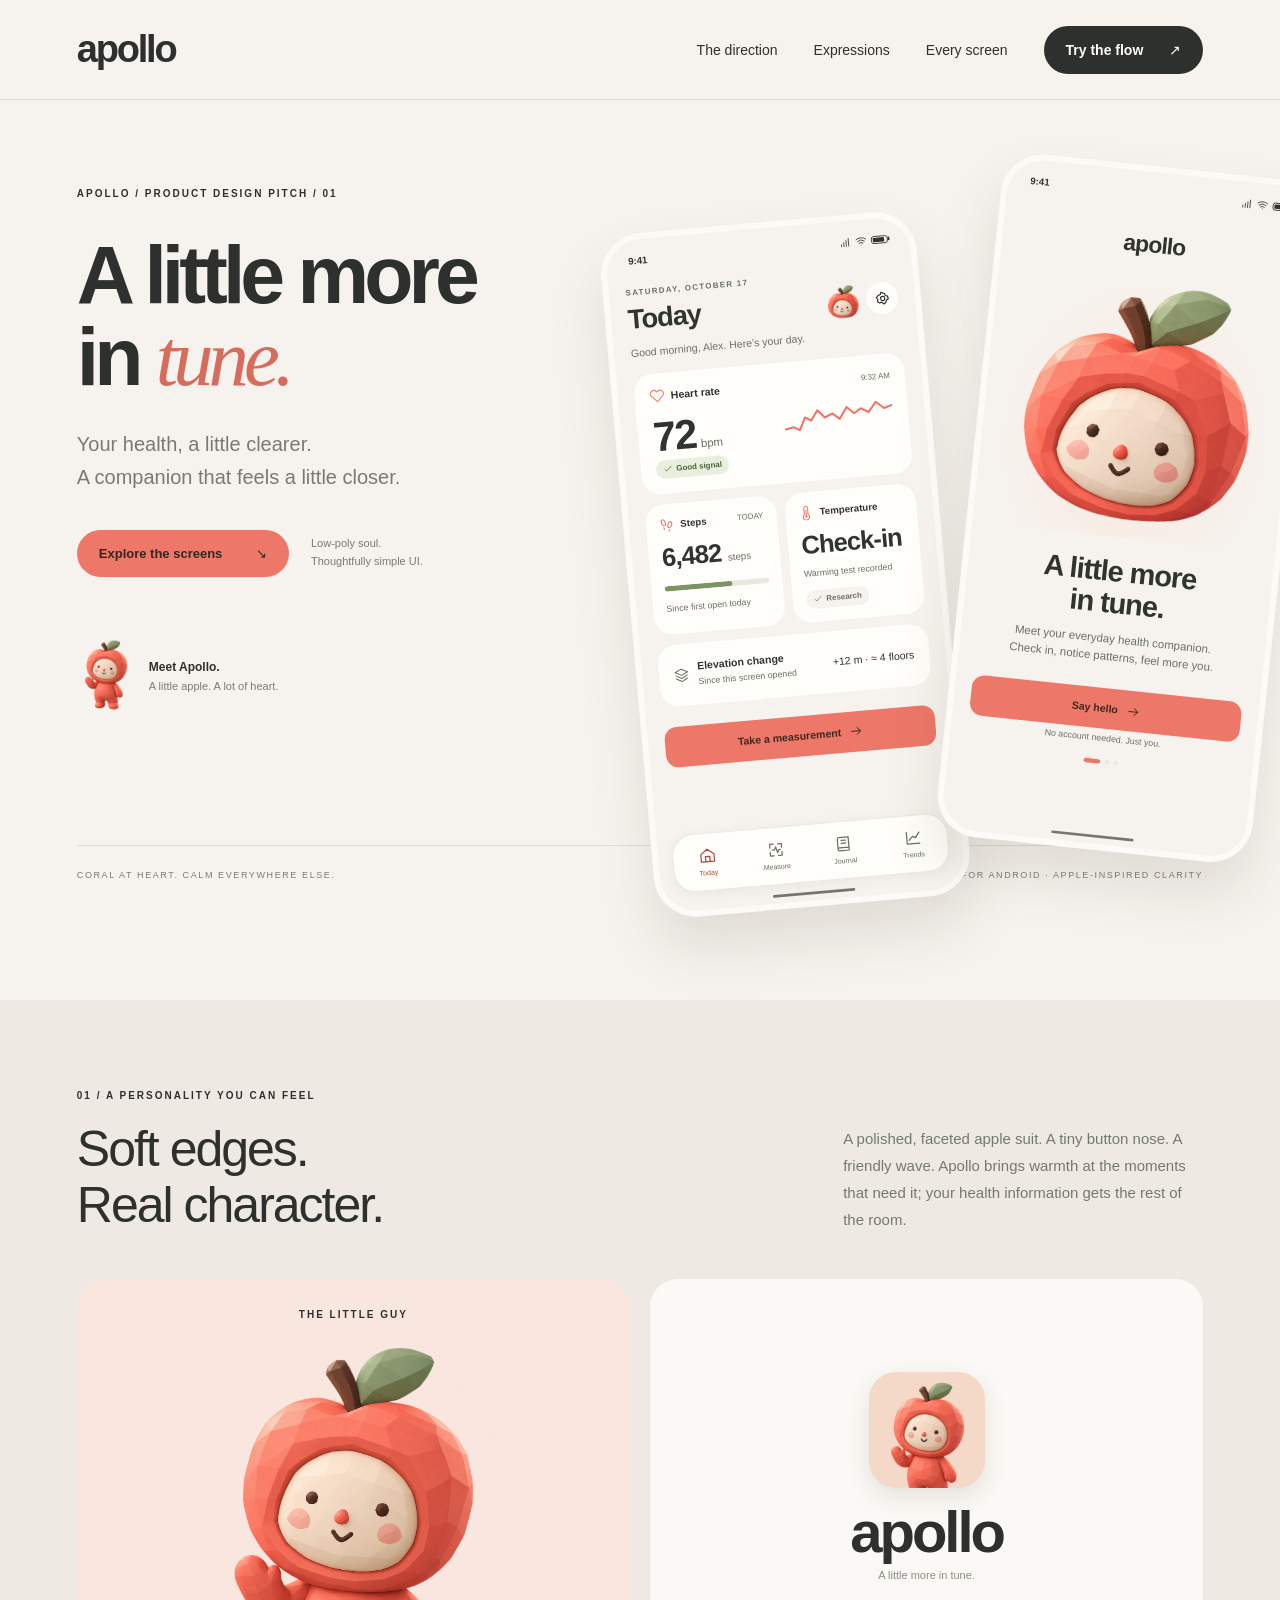
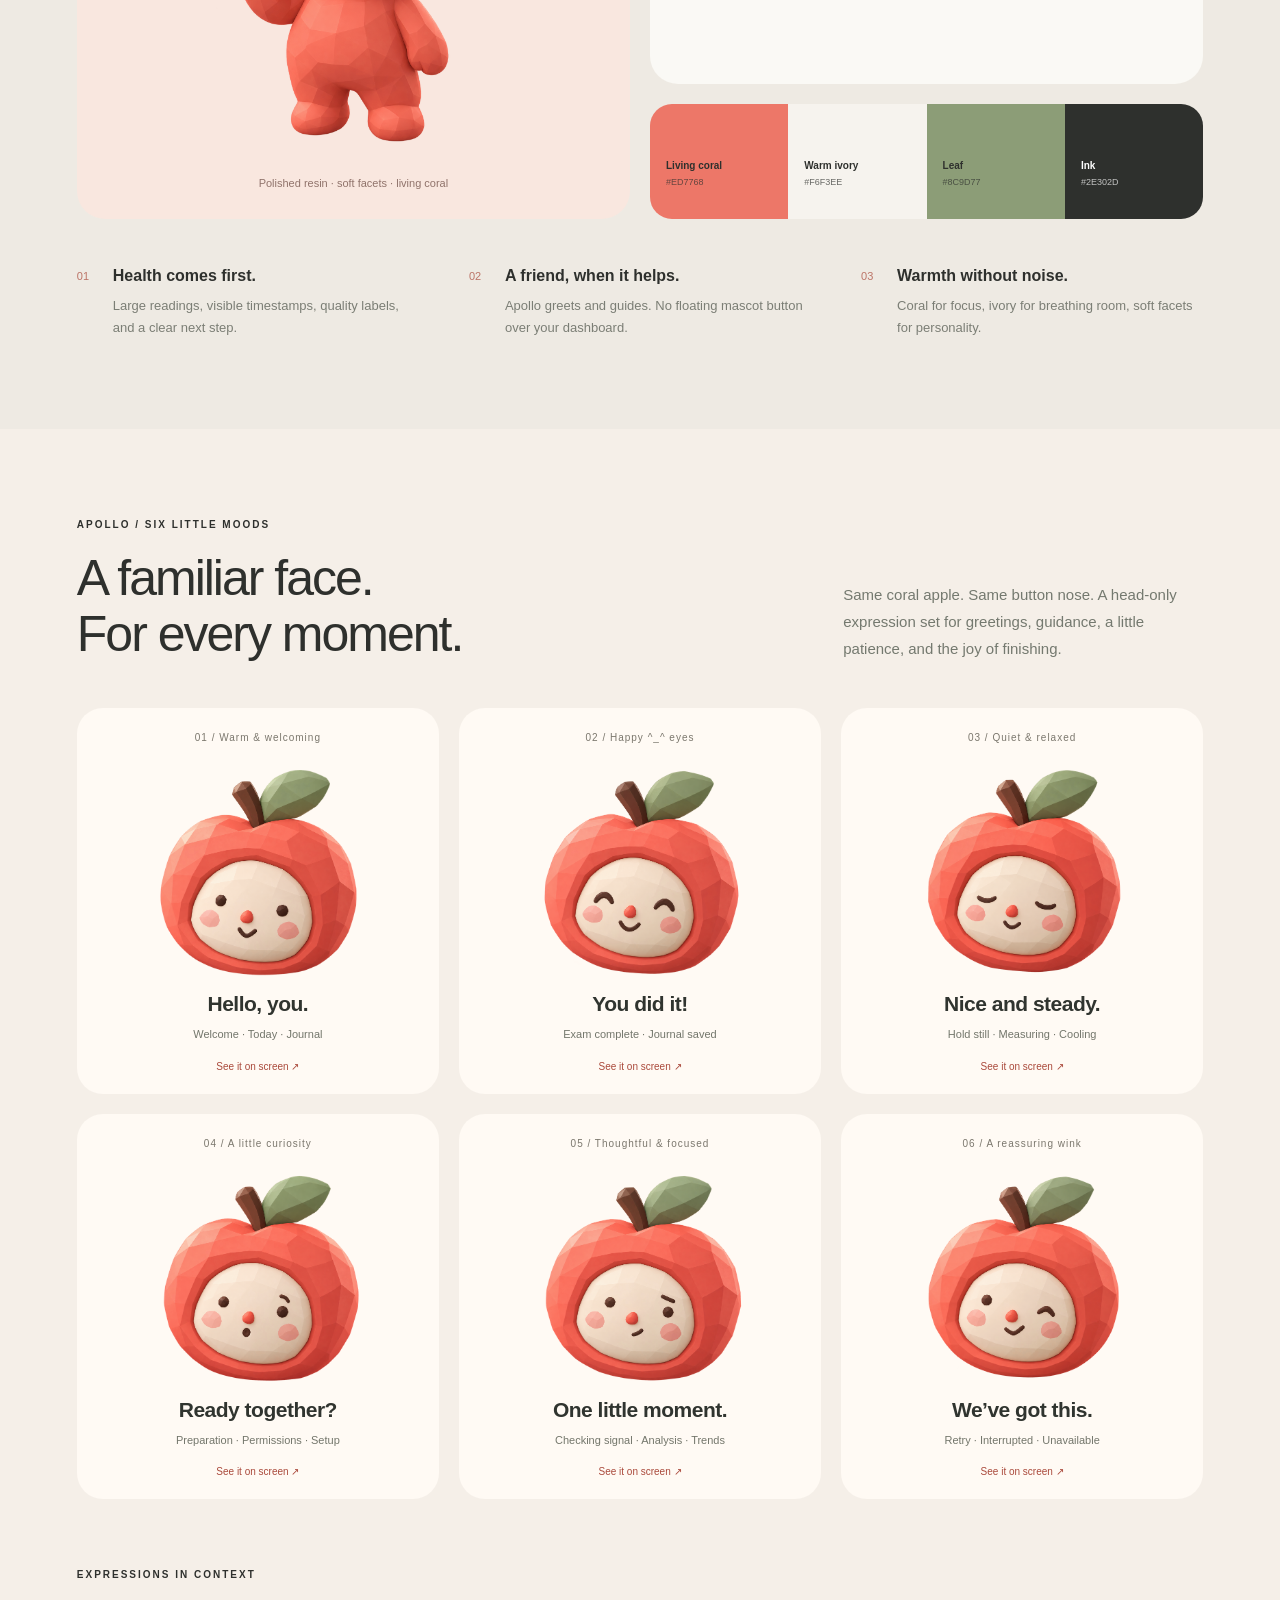
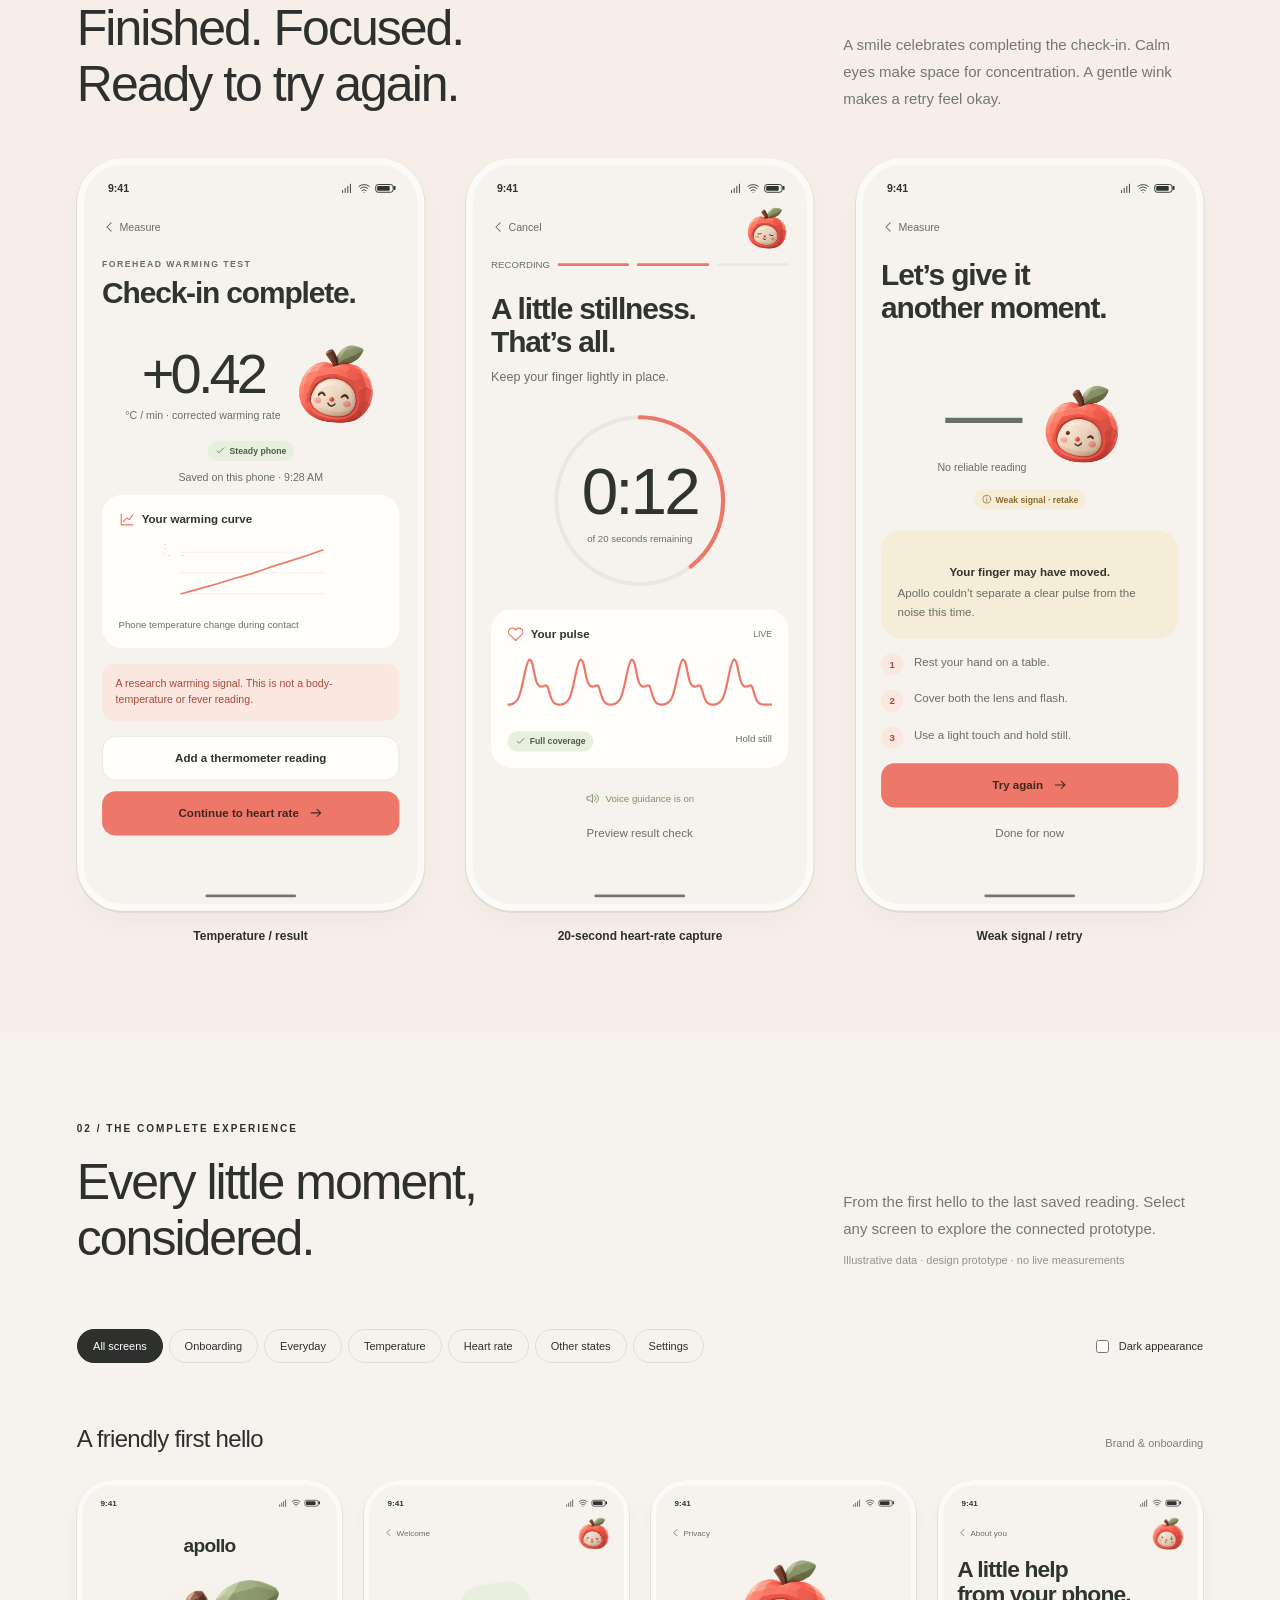
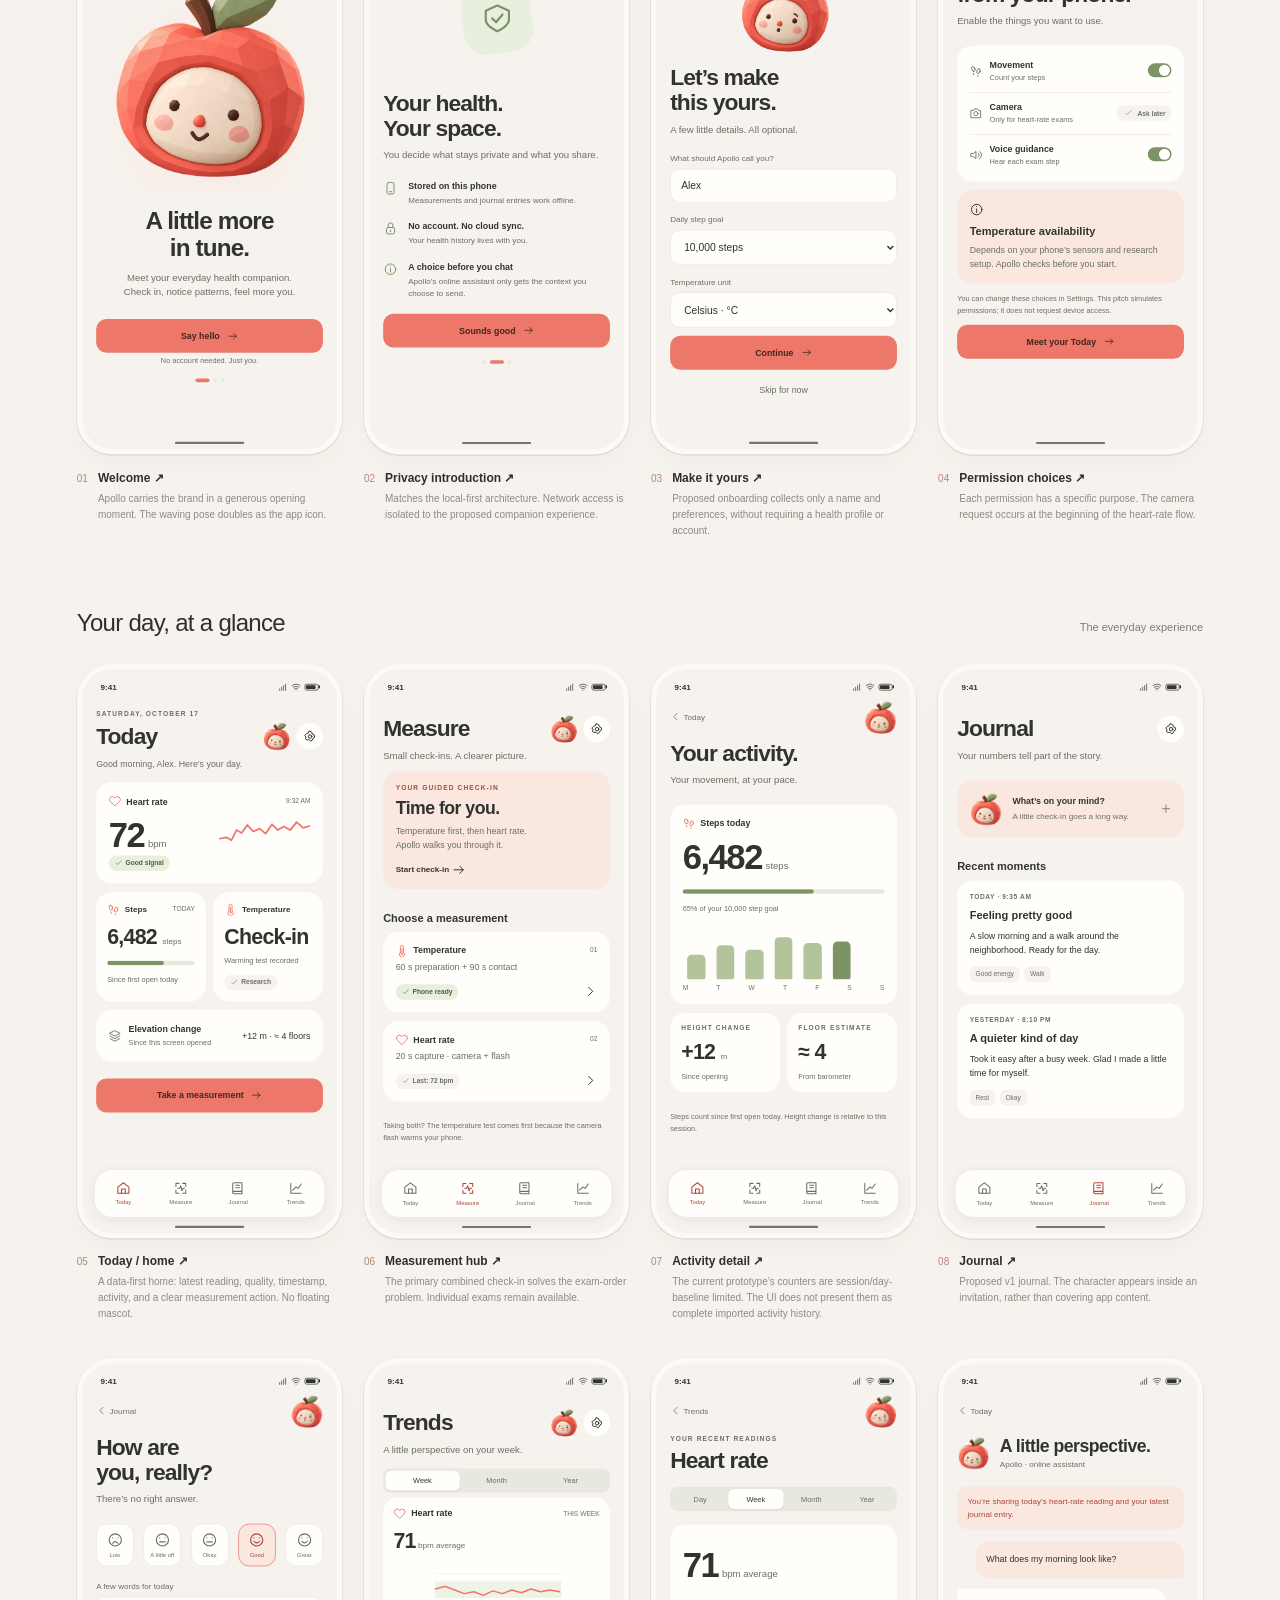
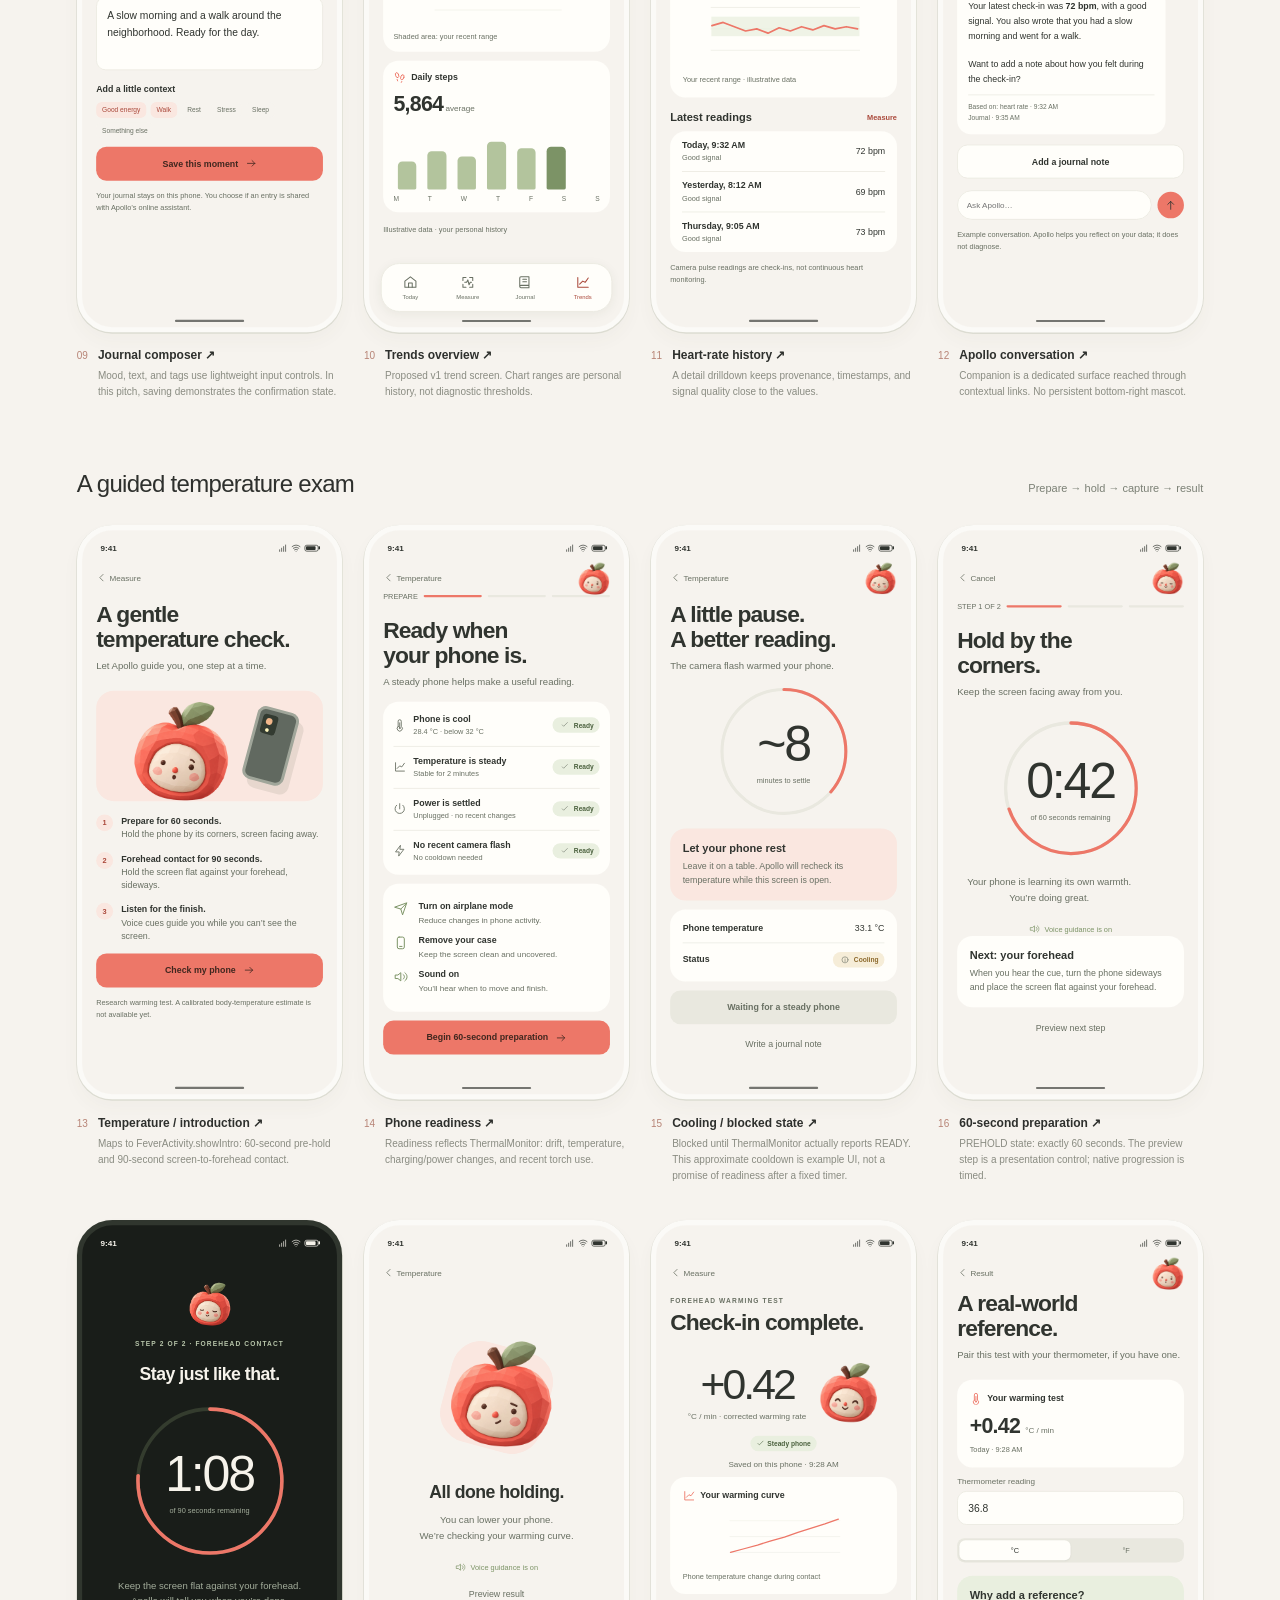
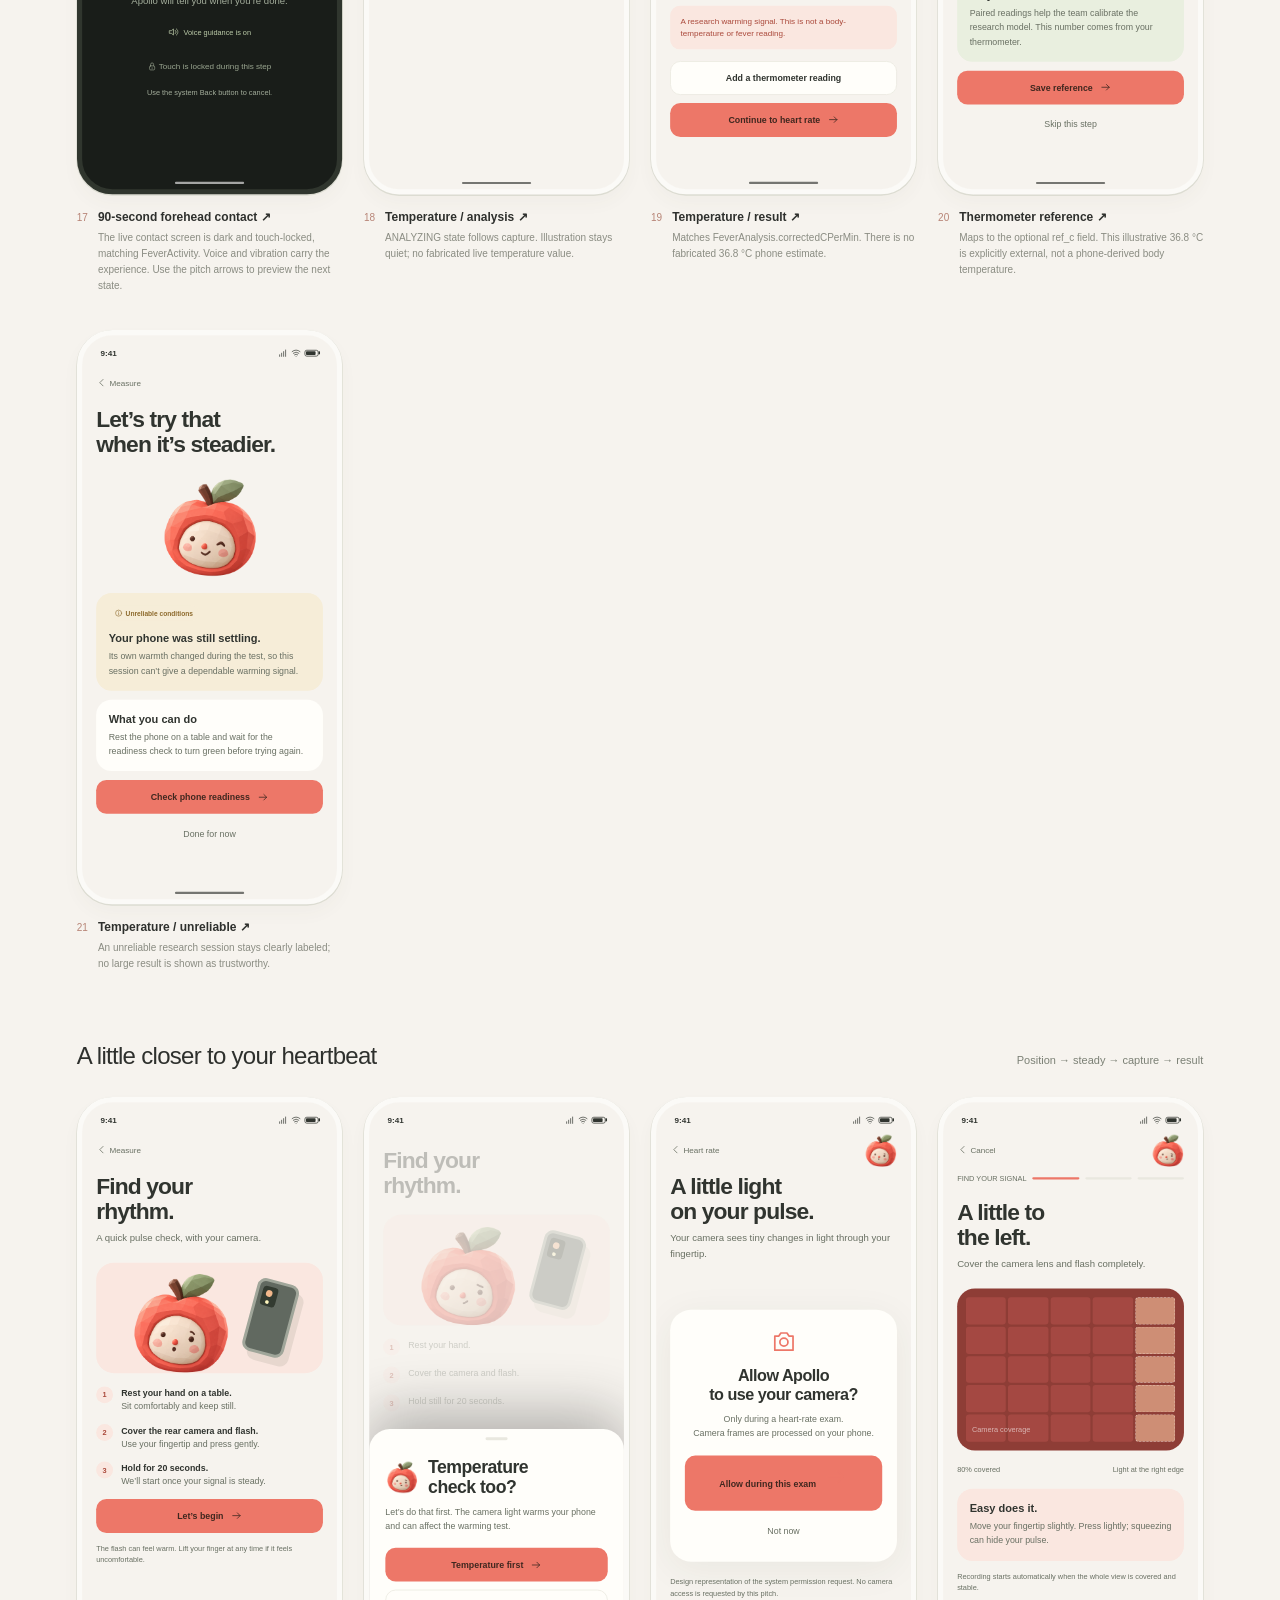
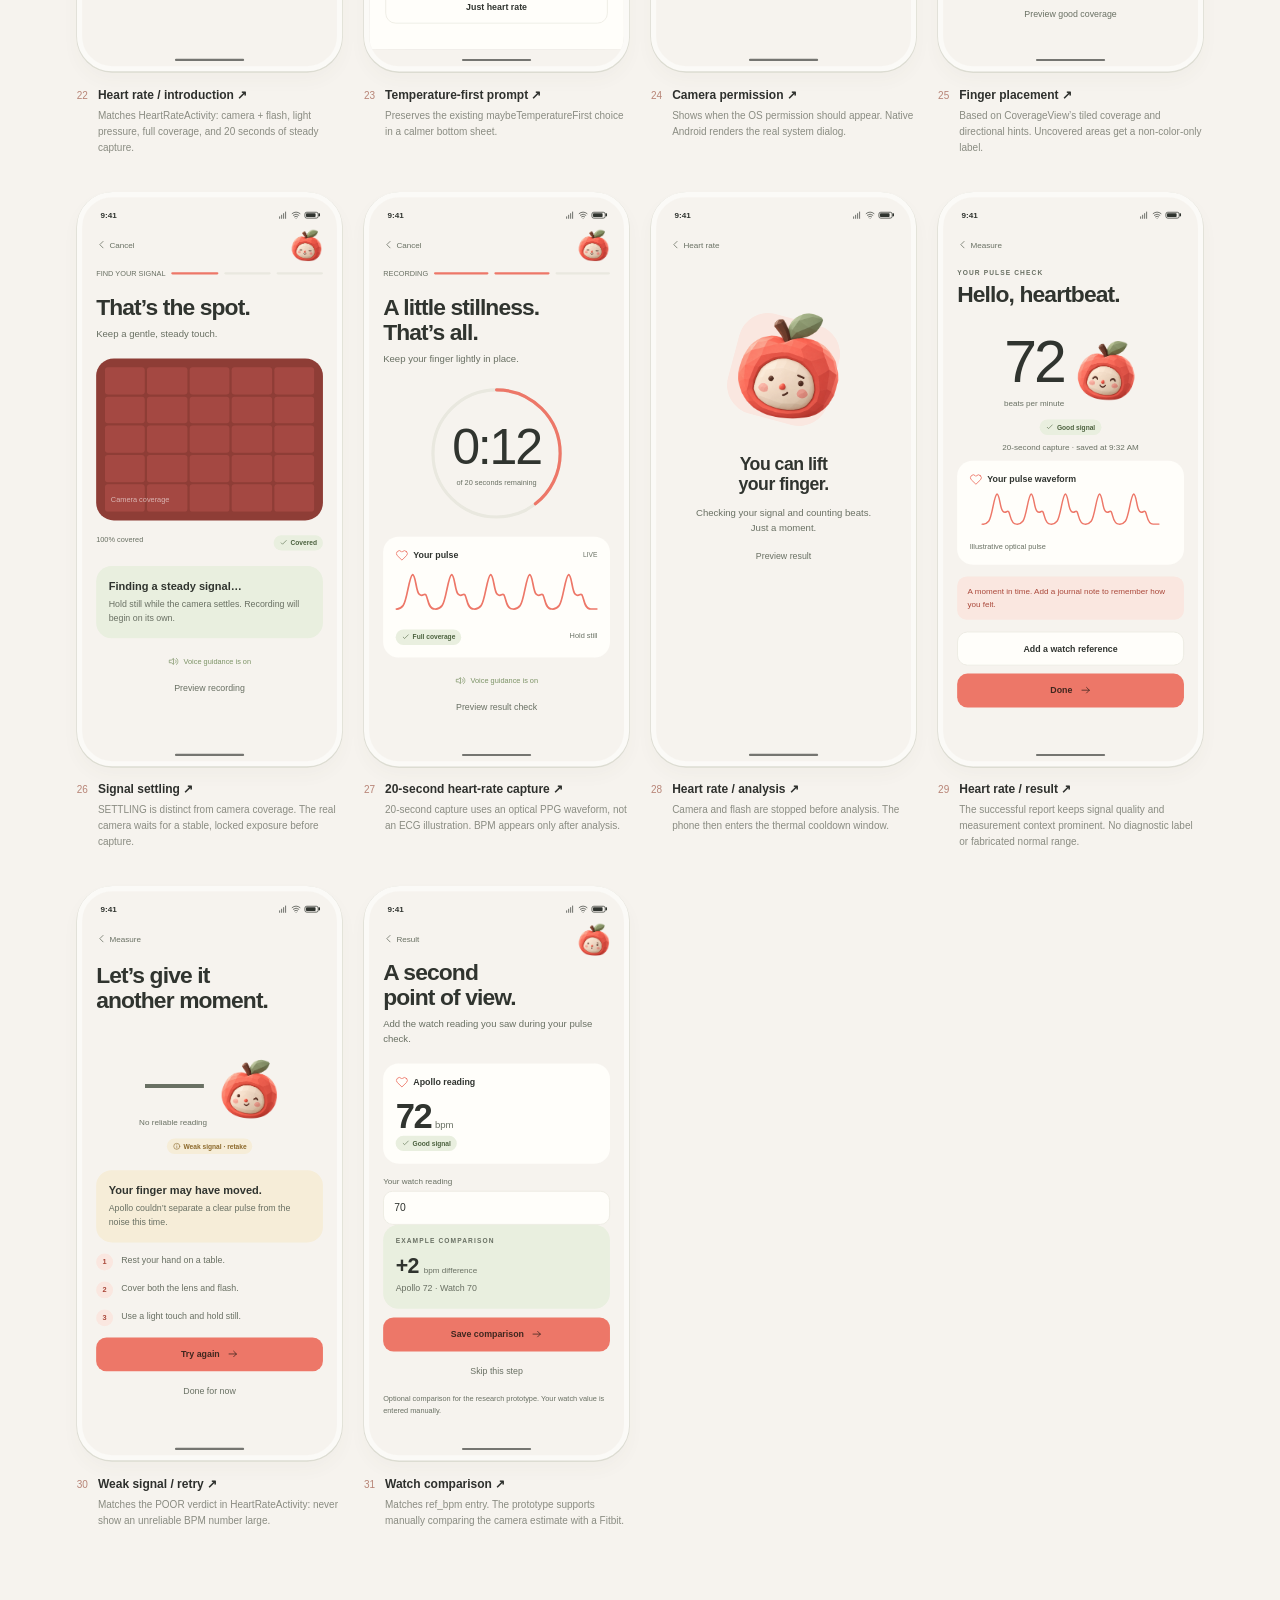
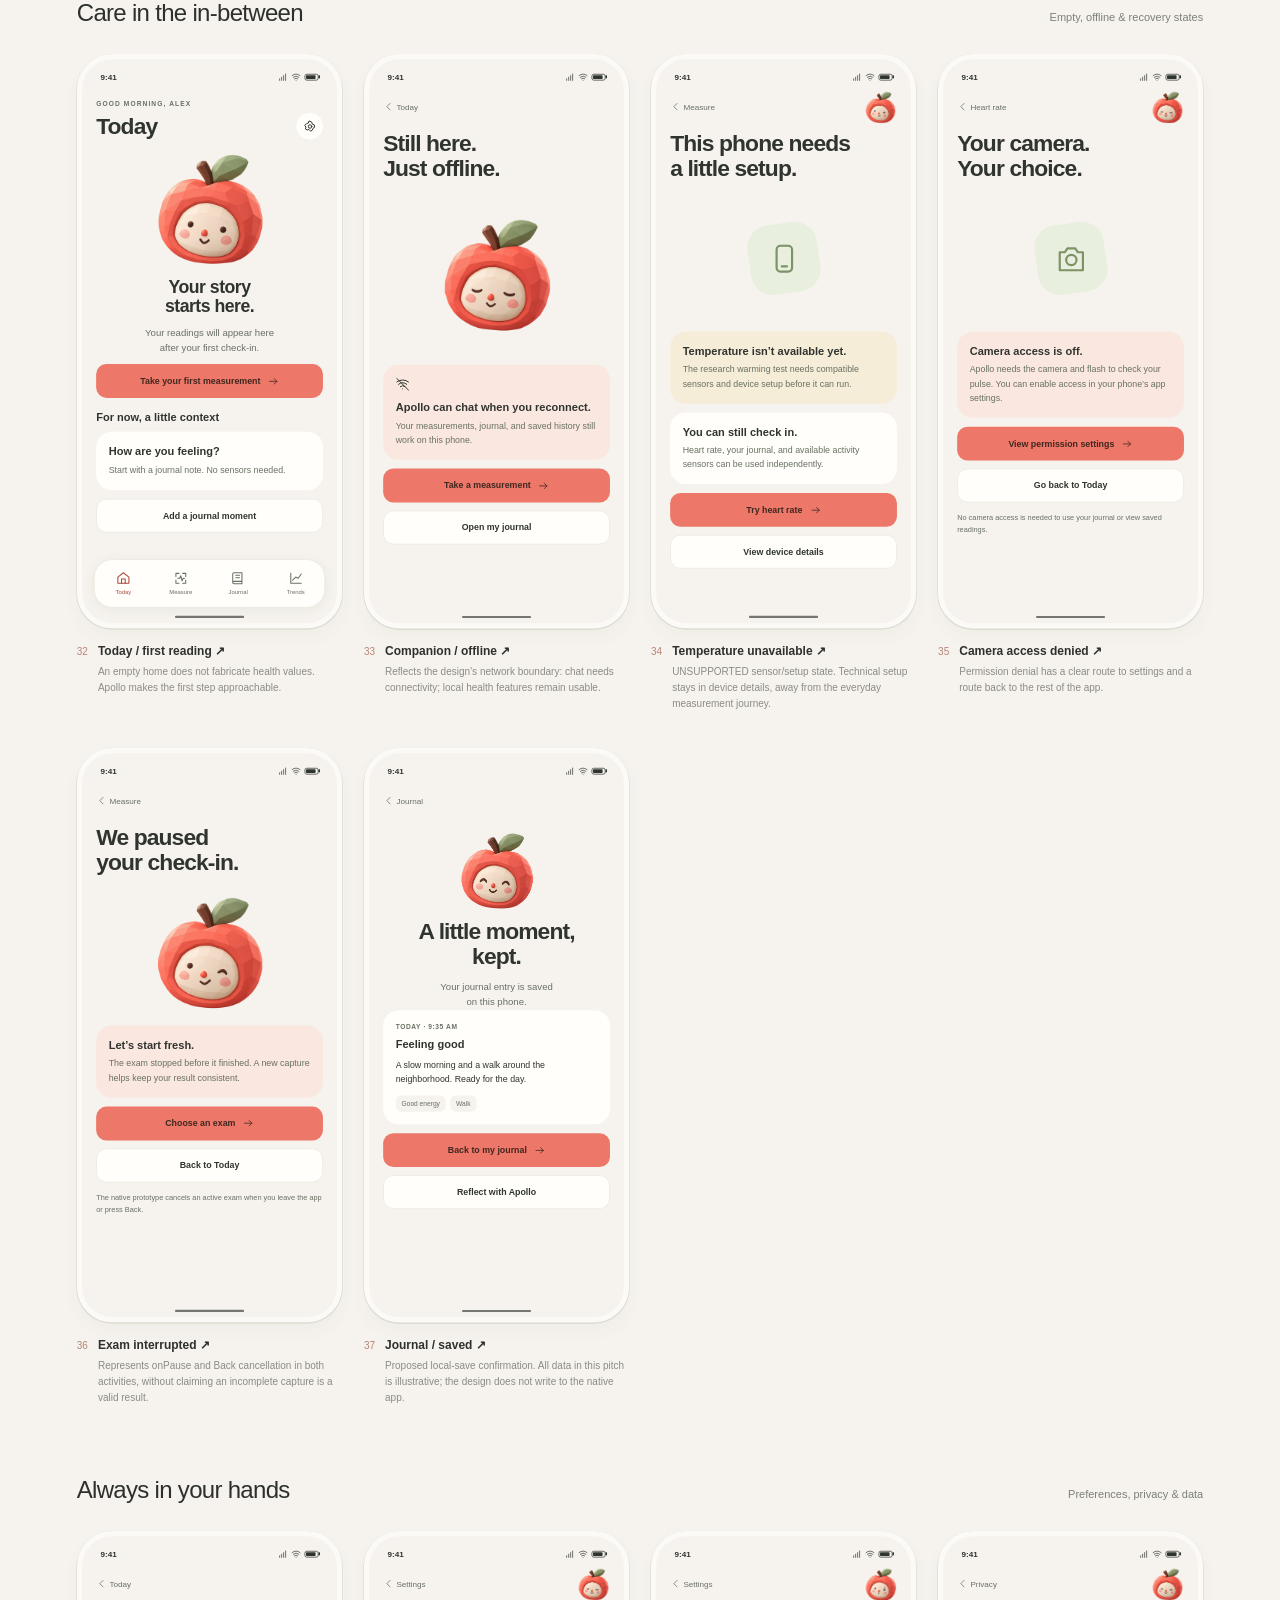
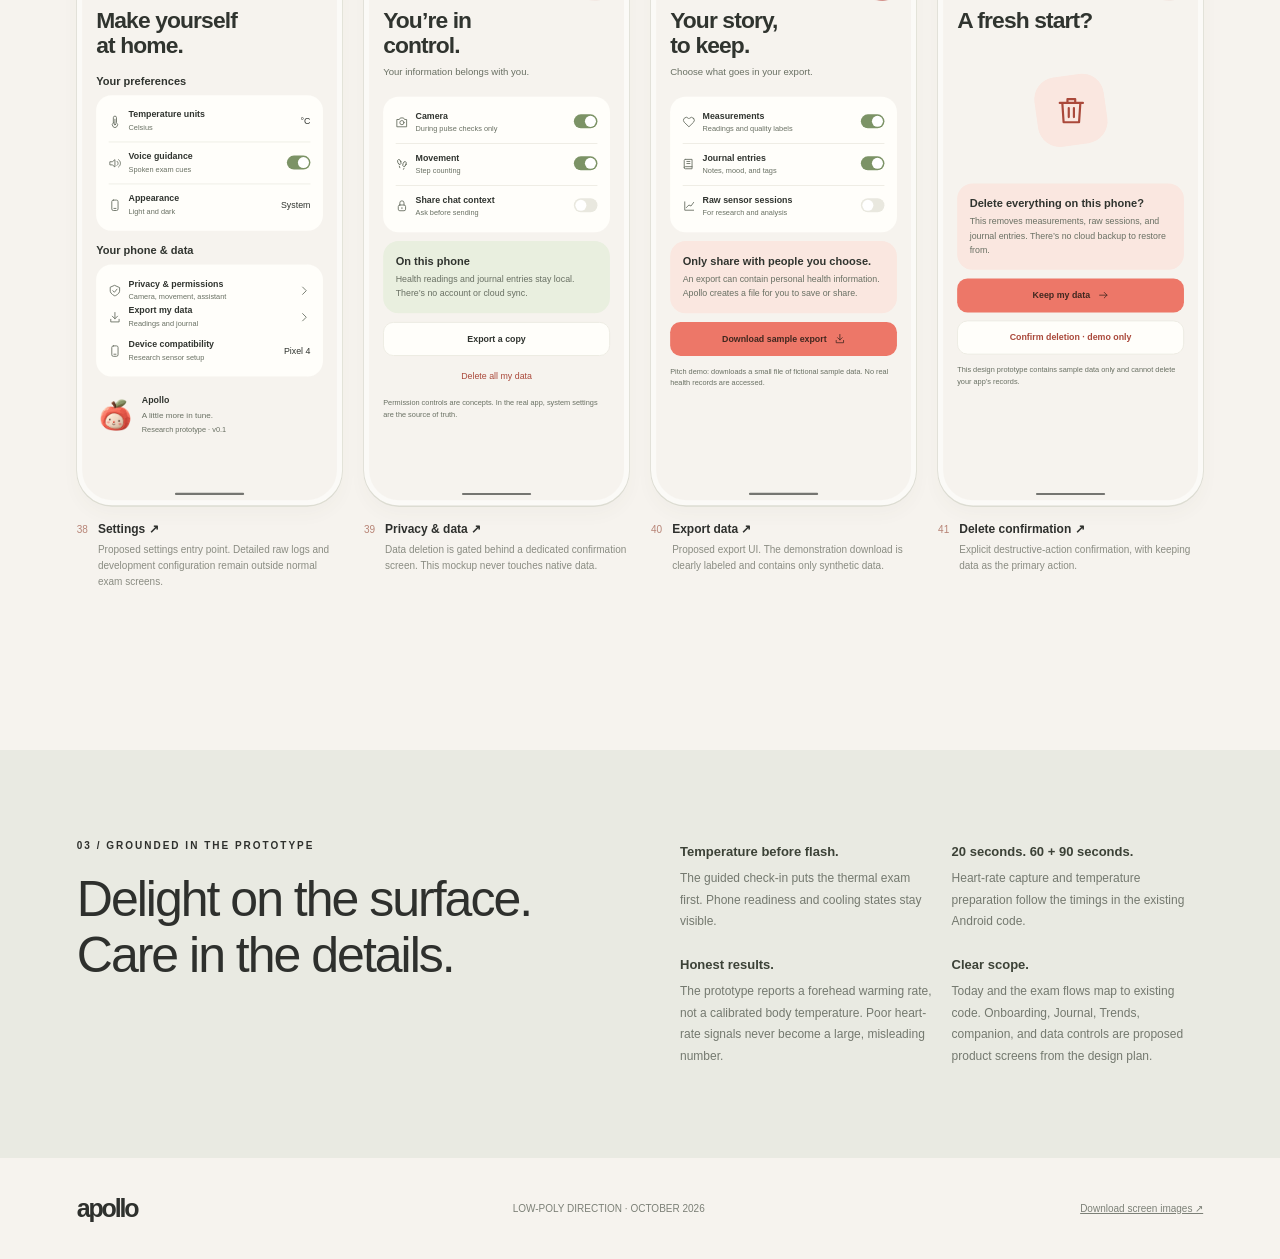
<file: design-pitch/index.html>
<!doctype html>
<html lang="en">
<head>
  <meta charset="utf-8">
  <meta name="viewport" content="width=device-width, initial-scale=1">
  <title>Apollo — a little more in tune</title>
  <meta name="description" content="Apollo's low-poly brand and complete mobile UI pitch. Interactive screen concepts, grounded in the Android prototype.">
  <link rel="stylesheet" href="styles.css">
</head>
<body>
  <header class="pitch-nav">
    <a class="wordmark" href="#">apollo</a>
    <nav aria-label="Pitch navigation"><a href="#direction">The direction</a><a href="#expressions">Expressions</a><a href="#screens">Every screen</a><button data-open="today">Try the flow <span>↗</span></button></nav>
  </header>
  <main>
    <section id="hero" class="hero">
      <div class="hero-copy"><div class="eyebrow">APOLLO / PRODUCT DESIGN PITCH / 01</div><h1>A little more<br>in <em>tune.</em></h1><p>Your health, a little clearer.<br>A companion that feels a little closer.</p><div class="hero-actions"><a href="#screens" class="pitch-button">Explore the screens <span>↘</span></a><span>Low-poly soul.<br>Thoughtfully simple UI.</span></div><div class="hero-signature"><img src="assets/apollo-low-poly.png" alt="Apollo, a waving low-poly character in a coral apple suit"><div><strong>Meet Apollo.</strong><span>A little apple. A lot of heart.</span></div></div></div>
      <div class="hero-phones" id="hero-phones"></div><div class="hero-foot">CORAL AT HEART. CALM EVERYWHERE ELSE.<span>DESIGNED FOR ANDROID · APPLE-INSPIRED CLARITY</span></div>
    </section>
    <section id="direction" class="direction">
      <div class="section-heading"><div><div class="eyebrow">01 / A PERSONALITY YOU CAN FEEL</div><h2>Soft edges.<br>Real character.</h2></div><p>A polished, faceted apple suit. A tiny button nose. A friendly wave. Apollo brings warmth at the moments that need it; your health information gets the rest of the room.</p></div>
      <div class="brand-grid">
        <div class="mascot-panel"><span class="eyebrow">THE LITTLE GUY</span><img src="assets/apollo-low-poly.png" alt="Selected low-poly Apollo mascot"><span class="brand-caption">Polished resin · soft facets · living coral</span></div>
        <div class="identity-panel"><div class="logo-lockup" id="logo-lockup"><div class="app-icon"><img src="assets/apollo-low-poly.png" alt="Apollo waving app icon"></div><div class="logo-type">apollo</div><p>A little more in tune.</p></div><div class="swatches"><div style="--swatch:#ED7768"><b>Living coral</b><span>#ED7768</span></div><div style="--swatch:#F6F3EE"><b>Warm ivory</b><span>#F6F3EE</span></div><div style="--swatch:#8C9D77"><b>Leaf</b><span>#8C9D77</span></div><div style="--swatch:#2E302D;color:#fff"><b>Ink</b><span>#2E302D</span></div></div></div>
      </div>
      <div class="principles"><div><span>01</span><h3>Health comes first.</h3><p>Large readings, visible timestamps, quality labels, and a clear next step.</p></div><div><span>02</span><h3>A friend, when it helps.</h3><p>Apollo greets and guides. No floating mascot button over your dashboard.</p></div><div><span>03</span><h3>Warmth without noise.</h3><p>Coral for focus, ivory for breathing room, soft facets for personality.</p></div></div>
    </section>
    <section id="expressions" class="expressions-section">
      <div id="expression-board">
        <div class="section-heading"><div><div class="eyebrow">APOLLO / SIX LITTLE MOODS</div><h2>A familiar face.<br>For every moment.</h2></div><p>Same coral apple. Same button nose. A head-only expression set for greetings, guidance, a little patience, and the joy of finishing.</p></div>
        <div id="expression-grid" class="expression-grid"></div>
      </div>
      <div id="expression-application-board"><div class="section-heading"><div><div class="eyebrow">EXPRESSIONS IN CONTEXT</div><h2>Finished. Focused.<br>Ready to try again.</h2></div><p>A smile celebrates completing the check-in. Calm eyes make space for concentration. A gentle wink makes a retry feel okay.</p></div><div id="expression-examples" class="expression-examples"></div></div>
    </section>
    <section id="screens" class="screens-section">
      <div class="section-heading"><div><div class="eyebrow">02 / THE COMPLETE EXPERIENCE</div><h2>Every little moment,<br>considered.</h2></div><div><p>From the first hello to the last saved reading. Select any screen to explore the connected prototype.</p><small>Illustrative data · design prototype · no live measurements</small></div></div>
      <div class="screen-controls"><div id="filters" aria-label="Filter screen groups"></div><label class="theme-control"><input type="checkbox" id="dark-toggle">Dark appearance</label></div>
      <div id="screen-groups"></div>
    </section>
    <section class="handoff"><div><div class="eyebrow">03 / GROUNDED IN THE PROTOTYPE</div><h2>Delight on the surface.<br>Care in the details.</h2></div><div class="handoff-items"><p><b>Temperature before flash.</b> The guided check-in puts the thermal exam first. Phone readiness and cooling states stay visible.</p><p><b>20 seconds. 60 + 90 seconds.</b> Heart-rate capture and temperature preparation follow the timings in the existing Android code.</p><p><b>Honest results.</b> The prototype reports a forehead warming rate, not a calibrated body temperature. Poor heart-rate signals never become a large, misleading number.</p><p><b>Clear scope.</b> Today and the exam flows map to existing code. Onboarding, Journal, Trends, companion, and data controls are proposed product screens from the design plan.</p></div></section>
  </main>
  <footer class="pitch-footer"><span class="wordmark">apollo</span><span>LOW-POLY DIRECTION · OCTOBER 2026</span><a href="exports/apollo-ui-pitch.zip" download>Download screen images ↗</a></footer>
  <dialog id="prototype"><div class="prototype-toolbar"><div><b id="prototype-title"></b><span id="prototype-kind"></span></div><button id="close-prototype" aria-label="Close prototype">✕</button></div><div class="prototype-stage"><button class="browse-arrow" id="prev-screen" aria-label="Previous screen">←</button><div id="prototype-phone"></div><button class="browse-arrow" id="next-screen" aria-label="Next screen">→</button></div><div id="prototype-note"></div></dialog>
  <script src="app.js"></script>
</body>
</html>
</file>
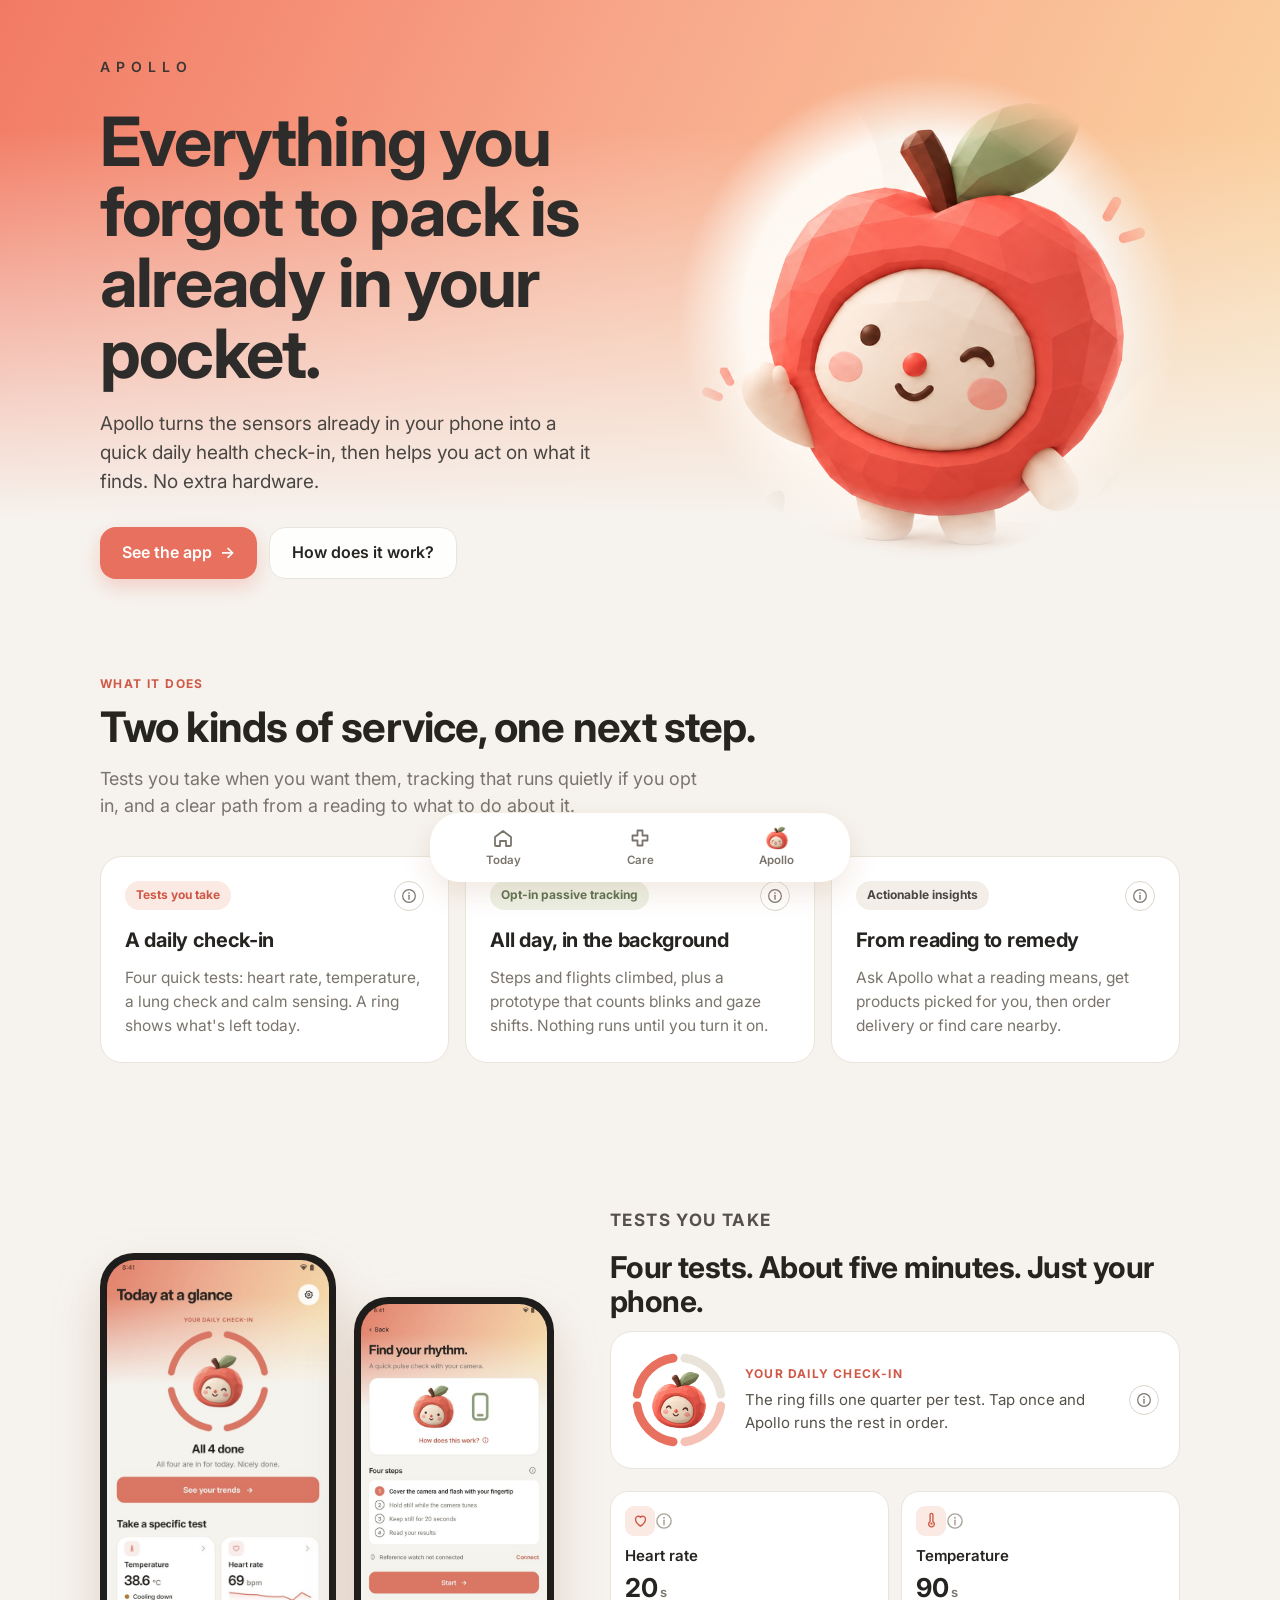
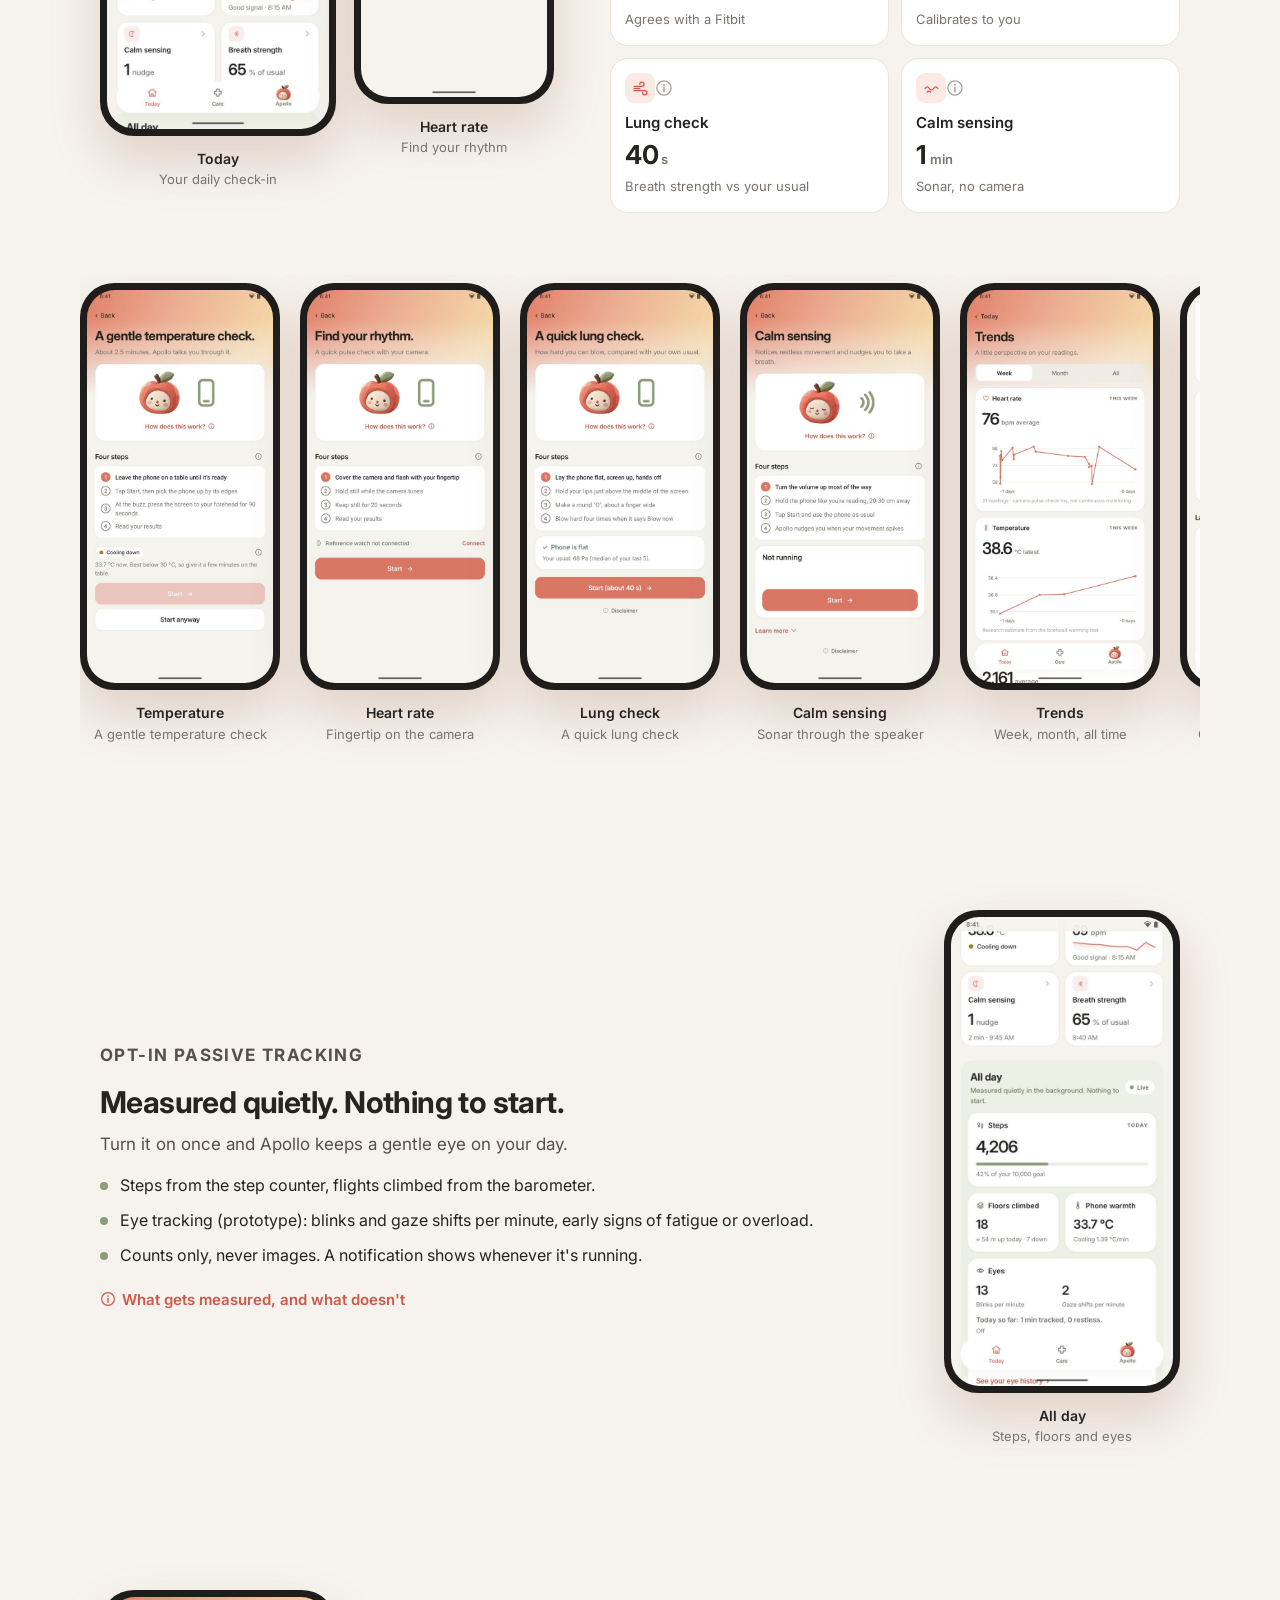
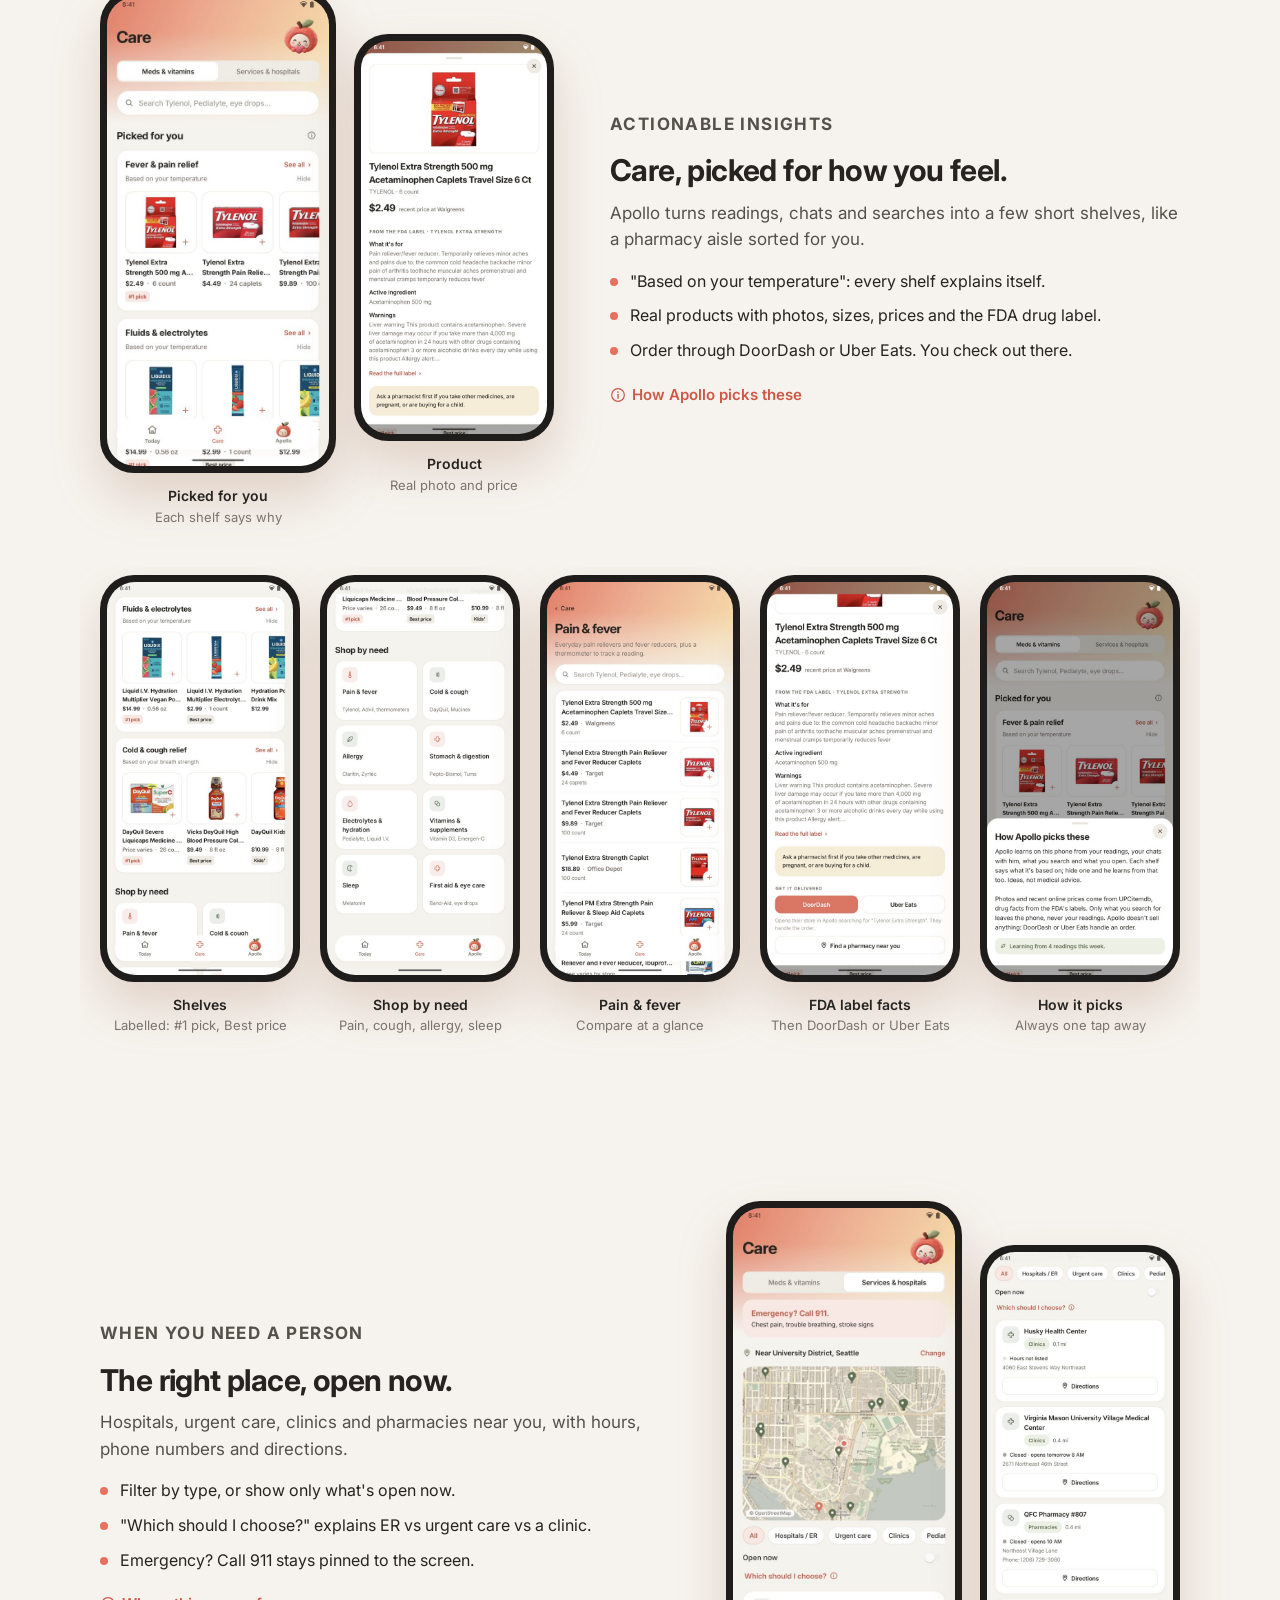
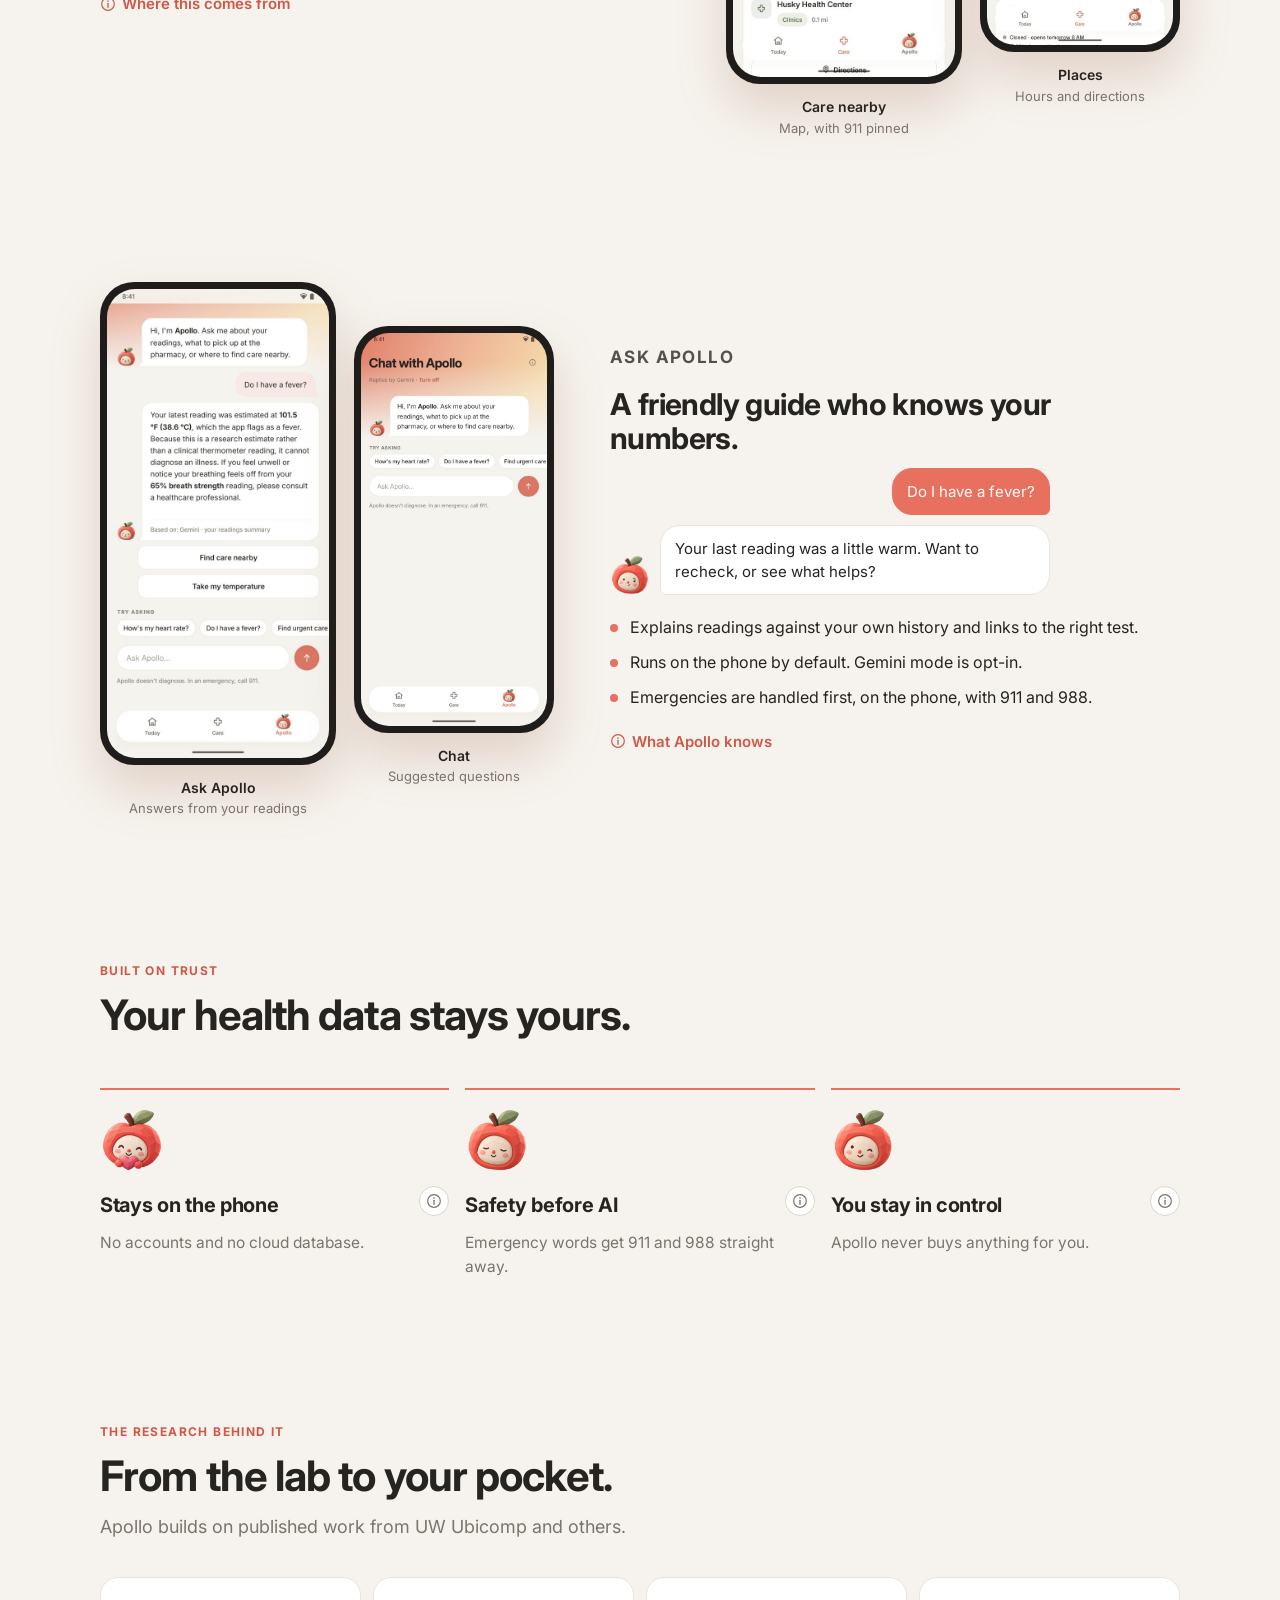
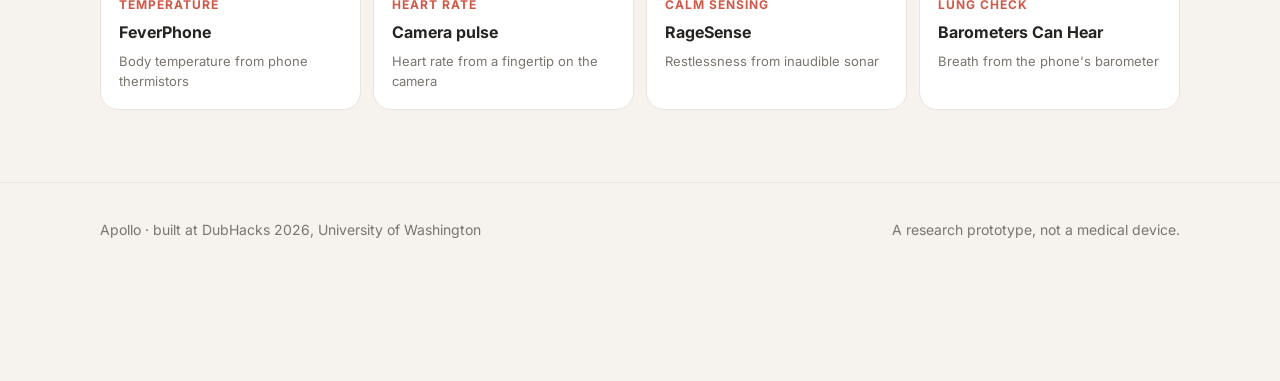
<file: docs/index.html>
<!doctype html>
<html lang="en">
<head>
<meta charset="utf-8">
<meta name="viewport" content="width=device-width, initial-scale=1">
<title>Apollo</title>
<meta name="description" content="Everything you forgot to pack is already in your pocket. Apollo turns your phone's own sensors into a daily health check-in, and helps you act on what it finds.">
<meta property="og:title" content="Apollo">
<meta property="og:description" content="Everything you forgot to pack is already in your pocket.">
<meta property="og:image" content="shots/apollo_cover.png">
<meta name="theme-color" content="#F6F3EE">
<link rel="icon" href="shots/apollo_happy.png">
<link rel="preconnect" href="https://fonts.googleapis.com">
<link rel="preconnect" href="https://fonts.gstatic.com" crossorigin>
<link rel="stylesheet" href="https://fonts.googleapis.com/css2?family=Inter:opsz,wght@14..32,400..800&display=swap">
<style>
/* The app's palette (proto-app Ui.java) */
:root{
  --bg:#F6F3EE; --card:#FFFFFF; --card-2:#F0ECE5; --line:#E9E4DC;
  --text:#262421; --muted:#7A746C; --faint:#A9A39A;
  --coral:#E8705E; --coral-dark:#CF5847; --coral-tint:#FBE9E3;
  --leaf:#8C9D77; --leaf-dark:#5E7150; --leaf-tint:#ECF0E4;
  --good:#4B8F5F; --ink:#1F1D1B;
  --sunset:linear-gradient(115deg,#F27A64 0%,#F8A98C 45%,#FBD9A4 100%);
  --shadow:0 10px 28px rgba(180,130,90,.18);
  color-scheme:light;
}
*{box-sizing:border-box}
html{scroll-behavior:smooth}
body{margin:0;background:var(--bg);color:var(--text);font-family:Inter,system-ui,sans-serif;font-size:16px;line-height:1.55;-webkit-font-smoothing:antialiased;overflow-x:hidden}
img{max-width:100%}
a{color:var(--coral-dark)}
button{font:inherit;color:inherit}
.wrap{max-width:1120px;margin:0 auto;padding:0 20px}

/* Sunset wash at the top, like every screen in the app */
.sunset{position:absolute;inset:0 0 auto 0;height:520px;background:linear-gradient(180deg,rgba(246,243,238,0) 25%,var(--bg) 100%),var(--sunset);z-index:-1}

/* Hero, after the cover */
.hero{position:relative;padding:56px 0 24px}
.hero .wrap{display:grid;grid-template-columns:1.05fr .95fr;gap:24px;align-items:center}
.wordmark{font-size:14px;font-weight:600;letter-spacing:6px;color:#3A3733;margin:0 0 28px}
h1{font-size:clamp(40px,6.2vw,68px);line-height:1.04;letter-spacing:-1.8px;font-weight:700;margin:0 0 20px;color:#2E2C2A}
.lede{font-size:19px;color:#4A4642;max-width:500px;margin:0 0 30px}
.actions{display:flex;gap:12px;flex-wrap:wrap}
.btn{height:52px;padding:0 22px;border-radius:16px;display:inline-flex;align-items:center;gap:8px;font-weight:600;font-size:16px;text-decoration:none;border:none;cursor:pointer}
.btn.primary{background:var(--coral);color:#fff;box-shadow:0 8px 20px rgba(232,112,94,.28)}
.btn.primary:hover{background:var(--coral-dark)}
.btn.ghost{background:rgba(255,255,255,.9);color:var(--text);border:1px solid var(--line)}
.mascot{justify-self:center;width:min(520px,100%);aspect-ratio:800/780;background:url(shots/apollo_cover.png) center/contain no-repeat;
  -webkit-mask-image:radial-gradient(closest-side,#000 74%,transparent 100%);mask-image:radial-gradient(closest-side,#000 74%,transparent 100%)}

/* Sections */
section{padding:72px 0;scroll-margin-top:8px}
.eyebrow{font-size:12px;font-weight:700;letter-spacing:1.4px;text-transform:uppercase;color:var(--coral-dark);margin:0 0 10px}
h2{font-size:clamp(30px,4.2vw,42px);line-height:1.12;letter-spacing:-.9px;margin:0 0 14px}
.sub{color:var(--muted);font-size:18px;max-width:620px;margin:0}
.head{display:flex;align-items:flex-end;justify-content:space-between;gap:24px;margin-bottom:36px;flex-wrap:wrap}

/* (i) buttons, like Info.java */
.info{flex:none;width:30px;height:30px;border-radius:15px;border:1.5px solid #DCD5CB;background:var(--card);display:inline-flex;align-items:center;justify-content:center;cursor:pointer;padding:0;color:var(--muted);transition:border-color .15s,color .15s}
.info:hover,.info:focus-visible{border-color:var(--coral);color:var(--coral-dark);outline:none}
.info svg{width:16px;height:16px}
.howlink{display:inline-flex;align-items:center;gap:6px;background:none;border:none;padding:0;cursor:pointer;color:var(--coral-dark);font-weight:600;font-size:15px}
.howlink svg{width:16px;height:16px}

/* Cards */
.cards{display:grid;grid-template-columns:repeat(3,1fr);gap:16px}
.card{background:var(--card);border:1px solid var(--line);border-radius:22px;padding:24px;display:flex;flex-direction:column;gap:10px}
.card .top{display:flex;justify-content:space-between;align-items:flex-start;gap:12px}
.chip{display:inline-block;font-size:12px;font-weight:700;border-radius:999px;padding:5px 11px;background:var(--coral-tint);color:var(--coral-dark)}
.chip.leaf{background:var(--leaf-tint);color:var(--leaf-dark)}
.chip.ink{background:#F3EFE8;color:#4A4642}
.card h3{margin:4px 0 0;font-size:20px;letter-spacing:-.3px}
.card p{margin:0;color:var(--muted);font-size:15.5px}

/* Feature rows: phones + copy */
.feature{display:grid;grid-template-columns:auto 1fr;gap:56px;align-items:center}
.feature.flip{grid-template-columns:1fr auto}
.feature.flip .phones{order:2}
.copy h3{font-size:clamp(24px,3vw,30px);letter-spacing:-.6px;line-height:1.15;margin:0 0 12px}
.copy p{color:#55504A;margin:0 0 16px;font-size:17px}
.points{list-style:none;margin:0 0 20px;padding:0;display:flex;flex-direction:column;gap:10px}
.points li{display:flex;gap:12px;align-items:flex-start;font-size:16px}
.points li::before{content:"";flex:none;width:8px;height:8px;border-radius:4px;background:var(--coral);margin-top:9px}
.points.leaf li::before{background:var(--leaf)}

/* Phones */
.phones{display:flex;gap:18px;align-items:flex-start}
.phone{margin:0;flex:none;width:236px}
.phone.sm{width:200px}
.phone button{display:block;width:100%;padding:7px;border:none;border-radius:34px;background:var(--ink);box-shadow:0 24px 50px rgba(150,90,60,.22);cursor:zoom-in;transition:transform .2s}
.phone button:hover{transform:translateY(-4px)}
.phone img{display:block;width:100%;aspect-ratio:1080/2280;object-fit:cover;border-radius:28px;background:var(--card-2)}
.phone figcaption{margin-top:12px;font-size:14px;font-weight:600;text-align:center}
.phone figcaption span{display:block;font-weight:400;color:var(--muted);font-size:13px}
.phones.offset .phone:nth-child(2){margin-top:44px}
.strip{display:flex;gap:20px;overflow-x:auto;padding:8px 20px 22px;margin:40px auto 0;max-width:1120px;scroll-snap-type:x mandatory;scrollbar-width:thin}
.strip .phone{scroll-snap-align:start}

/* Test tiles, like the Today screen */
.tiles{display:grid;grid-template-columns:1fr 1fr;gap:12px;margin:22px 0}
.tile{background:var(--card);border:1px solid var(--line);border-radius:18px;padding:14px 14px 16px;display:flex;flex-direction:column;gap:8px;text-align:left;cursor:pointer;transition:border-color .15s,box-shadow .15s}
.tile:hover,.tile:focus-visible{border-color:#F1B9AD;box-shadow:0 6px 18px rgba(232,112,94,.12);outline:none}
.tile .row{display:flex;justify-content:space-between;align-items:center}
.ico{width:30px;height:30px;border-radius:9px;background:var(--coral-tint);color:var(--coral-dark);display:flex;align-items:center;justify-content:center}
.ico svg{width:17px;height:17px}
.tile .i{color:var(--faint);display:flex}
.tile .i svg{width:18px;height:18px}
.tile b{font-size:15px;font-weight:600}
.tile .val{font-size:26px;font-weight:700;letter-spacing:-.5px;line-height:1}
.tile .val small{font-size:13px;font-weight:600;color:var(--muted);letter-spacing:0;margin-left:3px}
.tile .note{font-size:13px;color:var(--muted)}

/* Ring, like CheckInRing */
.ringcard{background:var(--card);border:1px solid var(--line);border-radius:22px;padding:20px;display:flex;align-items:center;gap:18px;margin-bottom:12px}
.ring{position:relative;width:96px;height:96px;flex:none}
.ring svg{width:100%;height:100%}
.ring img{position:absolute;inset:18px;width:60px;height:60px}
.ringcard b{display:block;font-size:12px;letter-spacing:1.2px;color:var(--coral-dark);margin-bottom:4px}
.ringcard p{margin:0;font-size:15px;color:#55504A}

/* Chat preview */
.bubbles{display:flex;flex-direction:column;gap:10px;margin:0 0 20px;max-width:440px}
.bubble{display:flex;gap:10px;align-items:flex-end}
.bubble img{width:40px;height:40px;flex:none}
.bubble p{margin:0;background:var(--card);border:1px solid var(--line);border-radius:20px 20px 20px 6px;padding:11px 14px;font-size:15px;color:var(--text)}
.bubble.me{justify-content:flex-end}
.bubble.me p{background:var(--coral);border-color:var(--coral);color:#fff;border-radius:20px 20px 6px 20px}

/* Trust */
.trust{display:grid;grid-template-columns:repeat(3,1fr);gap:16px}
.trust .card{background:transparent;border:none;border-top:2px solid var(--coral);border-radius:0;padding:18px 0 0}
.trust .card img{width:64px;height:64px;margin-bottom:4px}

/* Research */
.papers{display:grid;grid-template-columns:repeat(4,1fr);gap:12px}
.paper{background:var(--card);border:1px solid var(--line);border-radius:18px;padding:18px;text-decoration:none;color:var(--text);display:flex;flex-direction:column;gap:6px;transition:border-color .15s}
.paper:hover{border-color:#F1B9AD}
.paper span{font-size:12px;font-weight:700;letter-spacing:1px;text-transform:uppercase;color:var(--coral-dark)}
.paper b{font-size:16px}
.paper small{color:var(--muted);font-size:13px}

footer{padding:36px 0 140px;color:var(--muted);font-size:14px;border-top:1px solid var(--line)}
footer .wrap{display:flex;justify-content:space-between;gap:16px;flex-wrap:wrap}

/* Floating tab bar, like the app's */
.tabbar{position:fixed;left:50%;bottom:18px;transform:translateX(-50%);z-index:20;background:var(--card);border-radius:30px;box-shadow:var(--shadow);display:flex;padding:6px;gap:2px;width:min(420px,calc(100% - 32px))}
.tabbar a{flex:1;display:flex;flex-direction:column;align-items:center;gap:2px;padding:7px 4px 6px;border-radius:24px;text-decoration:none;color:var(--muted);font-size:11.5px;font-weight:600}
.tabbar a svg,.tabbar a img{width:24px;height:24px}
.tabbar a.on{color:var(--coral)}

/* Bottom sheet, like Info.Sheet */
dialog{border:none;padding:0;background:transparent;max-width:none;max-height:none}
dialog::backdrop{background:rgba(38,36,33,.38)}
.sheet{position:fixed;inset:auto 0 0 0;margin:0 auto;width:min(600px,100%)}
.sheet[open] .panel{animation:up .28s cubic-bezier(.2,.8,.2,1)}
@keyframes up{from{transform:translateY(40px);opacity:.4}to{transform:none;opacity:1}}
.panel{background:var(--card);border-radius:28px 28px 0 0;padding:10px 24px 32px;max-height:86vh;overflow:auto;transition:transform .2s}
.handle{width:40px;height:5px;border-radius:3px;background:#E0D9CF;margin:0 auto 14px}
.panel .bar{display:flex;align-items:center;gap:12px;margin-bottom:10px}
.panel .bar img{width:52px;height:52px}
.panel h4{flex:1;margin:0;font-size:22px;letter-spacing:-.4px;line-height:1.2}
.close{width:38px;height:38px;border-radius:19px;border:none;background:var(--card-2);cursor:pointer;display:flex;align-items:center;justify-content:center;flex:none}
.close svg{width:18px;height:18px}
.panel .body p{margin:0 0 12px;color:#4A4642;font-size:16px}
.panel .body ol{margin:4px 0 14px;padding:0;list-style:none;counter-reset:s;display:flex;flex-direction:column;gap:8px}
.panel .body ol li{counter-increment:s;display:flex;gap:10px;font-size:15px;color:#4A4642}
.panel .body ol li::before{content:counter(s);flex:none;width:24px;height:24px;border-radius:12px;background:var(--coral-tint);color:var(--coral-dark);font-size:13px;font-weight:700;display:flex;align-items:center;justify-content:center}
.panel .paperlink{display:inline-flex;align-items:center;gap:6px;font-weight:600;text-decoration:none;margin-top:4px}
.panel .disclaimer{margin-top:16px;padding:12px 14px;border-radius:14px;background:#F8EDD6;color:#7A5418;font-size:14px}

/* Lightbox */
.zoom{position:fixed;inset:0;width:100%;height:100%;display:none;align-items:center;justify-content:center;flex-direction:column;gap:14px}
.zoom[open]{display:flex}
.zoom::backdrop{background:rgba(31,29,27,.82)}
.zoom img{max-height:82vh;width:auto;border-radius:30px;border:7px solid var(--ink);box-shadow:0 30px 80px rgba(0,0,0,.4)}
.zoom p{margin:0;color:#fff;font-weight:600}
.zoom .close{position:absolute;top:18px;right:18px;background:rgba(255,255,255,.92)}

@media (max-width:900px){
  .hero{padding-top:36px}
  .hero .wrap{grid-template-columns:1fr}
  .mascot{order:-1;width:min(340px,90%);margin-bottom:-12px}
  .cards,.trust{grid-template-columns:1fr}
  .papers{grid-template-columns:1fr 1fr}
  .feature,.feature.flip{grid-template-columns:1fr;gap:32px}
  .feature.flip .phones{order:0}
  .phones{overflow-x:auto;margin:0 -20px;padding:4px 20px 18px;scroll-snap-type:x mandatory}
  .phones .phone{scroll-snap-align:center}
  .phones.offset .phone:nth-child(2){margin-top:0}
  .phone{width:220px}.phone.sm{width:190px}
  section{padding:52px 0}
}
@media (prefers-reduced-motion:reduce){*{animation:none!important;transition:none!important;scroll-behavior:auto!important}}
</style>
</head>
<body>

<svg width="0" height="0" style="position:absolute" aria-hidden="true">
  <symbol id="i-info" viewBox="0 0 24 24"><circle cx="12" cy="12" r="9.5" fill="none" stroke="currentColor" stroke-width="1.8"/><path d="M12 11v6" stroke="currentColor" stroke-width="2" stroke-linecap="round"/><circle cx="12" cy="7.6" r="1.25" fill="currentColor"/></symbol>
  <symbol id="i-close" viewBox="0 0 24 24"><path d="M6 6l12 12M18 6L6 18" stroke="currentColor" stroke-width="2" stroke-linecap="round"/></symbol>
  <symbol id="i-arrow" viewBox="0 0 24 24"><path d="M7 17L17 7M9 7h8v8" fill="none" stroke="currentColor" stroke-width="2" stroke-linecap="round" stroke-linejoin="round"/></symbol>
  <symbol id="i-temp" viewBox="0 0 24 24"><path d="M10 4a2 2 0 0 1 4 0v9.5a4 4 0 1 1-4 0z" fill="none" stroke="currentColor" stroke-width="1.9" stroke-linejoin="round"/><circle cx="12" cy="16.5" r="1.6" fill="currentColor"/></symbol>
  <symbol id="i-heart" viewBox="0 0 24 24"><path d="M12 20s-7-4.4-7-10a4 4 0 0 1 7-2.6A4 4 0 0 1 19 10c0 5.6-7 10-7 10z" fill="none" stroke="currentColor" stroke-width="1.9" stroke-linejoin="round"/></symbol>
  <symbol id="i-calm" viewBox="0 0 24 24"><path d="M3 12c2-3 4-3 6 0s4 3 6 0 4-3 6 0" fill="none" stroke="currentColor" stroke-width="1.9" stroke-linecap="round"/><path d="M6 17c1.5-1.6 3-1.6 4.5 0" fill="none" stroke="currentColor" stroke-width="1.9" stroke-linecap="round"/></symbol>
  <symbol id="i-wind" viewBox="0 0 24 24"><path d="M3 9h11a3 3 0 1 0-3-3M3 15h15a3 3 0 1 1-3 3M3 12h8" fill="none" stroke="currentColor" stroke-width="1.9" stroke-linecap="round"/></symbol>
  <symbol id="i-home" viewBox="0 0 24 24"><path d="M4 11l8-6 8 6v8a1 1 0 0 1-1 1h-4v-5H9v5H5a1 1 0 0 1-1-1z" fill="none" stroke="currentColor" stroke-width="1.8" stroke-linejoin="round"/></symbol>
  <symbol id="i-care" viewBox="0 0 24 24"><path d="M9.5 4.5h5v5h5v5h-5v5h-5v-5h-5v-5h5z" fill="none" stroke="currentColor" stroke-width="1.8" stroke-linejoin="round"/></symbol>
  <symbol id="i-chev" viewBox="0 0 24 24"><path d="M9 6l6 6-6 6" fill="none" stroke="currentColor" stroke-width="2" stroke-linecap="round" stroke-linejoin="round"/></symbol>
</svg>

<header class="hero" id="top">
  <div class="sunset" aria-hidden="true"></div>
  <div class="wrap">
    <div>
      <p class="wordmark">APOLLO</p>
      <h1>Everything you forgot to pack is already in your pocket.</h1>
      <p class="lede">Apollo turns the sensors already in your phone into a quick daily health check-in, then helps you act on what it finds. No extra hardware.</p>
      <div class="actions">
        <a class="btn primary" href="#checkin">See the app <span aria-hidden="true">→</span></a>
        <button class="btn ghost" type="button" data-sheet="about">How does it work?</button>
      </div>
    </div>
    <div class="mascot" role="img" aria-label="Apollo, an apple mascot, waving and winking"></div>
  </div>
</header>

<main>
<section id="services" aria-labelledby="services-h">
  <div class="wrap">
    <div class="head">
      <div>
        <p class="eyebrow">What it does</p>
        <h2 id="services-h">Two kinds of service, one next step.</h2>
        <p class="sub">Tests you take when you want them, tracking that runs quietly if you opt in, and a clear path from a reading to what to do about it.</p>
      </div>
    </div>
    <div class="cards">
      <article class="card">
        <div class="top"><span class="chip">Tests you take</span><button class="info" type="button" data-sheet="tests" aria-label="About tests you take"><svg><use href="#i-info"/></svg></button></div>
        <h3>A daily check-in</h3>
        <p>Four quick tests: heart rate, temperature, a lung check and calm sensing. A ring shows what's left today.</p>
      </article>
      <article class="card">
        <div class="top"><span class="chip leaf">Opt-in passive tracking</span><button class="info" type="button" data-sheet="passive" aria-label="About passive tracking"><svg><use href="#i-info"/></svg></button></div>
        <h3>All day, in the background</h3>
        <p>Steps and flights climbed, plus a prototype that counts blinks and gaze shifts. Nothing runs until you turn it on.</p>
      </article>
      <article class="card">
        <div class="top"><span class="chip ink">Actionable insights</span><button class="info" type="button" data-sheet="insights" aria-label="About turning readings into action"><svg><use href="#i-info"/></svg></button></div>
        <h3>From reading to remedy</h3>
        <p>Ask Apollo what a reading means, get products picked for you, then order delivery or find care nearby.</p>
      </article>
    </div>
  </div>
</section>

<section id="checkin" aria-labelledby="checkin-h">
  <div class="wrap feature">
    <div class="phones offset">
      <figure class="phone"><button type="button" data-zoom="shots/01_today_top.jpg" data-cap="Today"><img src="shots/01_today_top.jpg" alt="Today screen with the daily check-in ring and test tiles"></button><figcaption>Today<span>Your daily check-in</span></figcaption></figure>
      <figure class="phone sm"><button type="button" data-zoom="shots/08_heart_rate_intro.jpg" data-cap="Heart rate"><img src="shots/08_heart_rate_intro.jpg" alt="Heart rate test intro: Find your rhythm" loading="lazy"></button><figcaption>Heart rate<span>Find your rhythm</span></figcaption></figure>
    </div>
    <div class="copy">
      <p class="eyebrow">Tests you take</p>
      <h3 id="checkin-h">Four tests. About five minutes. Just your phone.</h3>
      <div class="ringcard">
        <div class="ring" aria-hidden="true">
          <svg viewBox="0 0 100 100"><g fill="none" stroke-width="9" stroke-linecap="round">
            <path d="M44 6.4A44 44 0 0 0 6.4 44" stroke="#E8705E"/>
            <path d="M6.4 56A44 44 0 0 0 44 93.6" stroke="#E8705E"/>
            <path d="M56 93.6A44 44 0 0 0 93.6 56" stroke="#F6C2B6"/>
            <path d="M93.6 44A44 44 0 0 0 56 6.4" stroke="#EAE3D9"/>
          </g></svg>
          <img src="shots/apollo_happy.png" alt="">
        </div>
        <div><b>YOUR DAILY CHECK-IN</b><p>The ring fills one quarter per test. Tap once and Apollo runs the rest in order.</p></div>
        <button class="info" type="button" data-sheet="ring" aria-label="About the check-in ring"><svg><use href="#i-info"/></svg></button>
      </div>
      <div class="tiles">
        <button class="tile" type="button" data-sheet="hr"><span class="row"><span class="ico"><svg><use href="#i-heart"/></svg></span><span class="i"><svg><use href="#i-info"/></svg></span></span><b>Heart rate</b><span class="val">20<small>s</small></span><span class="note">Agrees with a Fitbit</span></button>
        <button class="tile" type="button" data-sheet="temp"><span class="row"><span class="ico"><svg><use href="#i-temp"/></svg></span><span class="i"><svg><use href="#i-info"/></svg></span></span><b>Temperature</b><span class="val">90<small>s</small></span><span class="note">Calibrates to you</span></button>
        <button class="tile" type="button" data-sheet="lung"><span class="row"><span class="ico"><svg><use href="#i-wind"/></svg></span><span class="i"><svg><use href="#i-info"/></svg></span></span><b>Lung check</b><span class="val">40<small>s</small></span><span class="note">Breath strength vs your usual</span></button>
        <button class="tile" type="button" data-sheet="calm"><span class="row"><span class="ico"><svg><use href="#i-calm"/></svg></span><span class="i"><svg><use href="#i-info"/></svg></span></span><b>Calm sensing</b><span class="val">1<small>min</small></span><span class="note">Sonar, no camera</span></button>
      </div>
    </div>
  </div>
  <div class="strip" aria-label="Test screens">
    <figure class="phone sm"><button type="button" data-zoom="shots/06_temperature_intro.jpg" data-cap="Temperature"><img src="shots/06_temperature_intro.jpg" alt="Temperature test intro" loading="lazy"></button><figcaption>Temperature<span>A gentle temperature check</span></figcaption></figure>
    <figure class="phone sm"><button type="button" data-zoom="shots/08_heart_rate_intro.jpg" data-cap="Heart rate"><img src="shots/08_heart_rate_intro.jpg" alt="Heart rate test intro" loading="lazy"></button><figcaption>Heart rate<span>Fingertip on the camera</span></figcaption></figure>
    <figure class="phone sm"><button type="button" data-zoom="shots/12_breath_intro.jpg" data-cap="Lung check"><img src="shots/12_breath_intro.jpg" alt="Lung check intro" loading="lazy"></button><figcaption>Lung check<span>A quick lung check</span></figcaption></figure>
    <figure class="phone sm"><button type="button" data-zoom="shots/10_calm_intro.jpg" data-cap="Calm sensing"><img src="shots/10_calm_intro.jpg" alt="Calm sensing intro" loading="lazy"></button><figcaption>Calm sensing<span>Sonar through the speaker</span></figcaption></figure>
    <figure class="phone sm"><button type="button" data-zoom="shots/04_trends.jpg" data-cap="Trends"><img src="shots/04_trends.jpg" alt="Trends screen" loading="lazy"></button><figcaption>Trends<span>Week, month, all time</span></figcaption></figure>
    <figure class="phone sm"><button type="button" data-zoom="shots/05_trends_scrolled.jpg" data-cap="Latest readings"><img src="shots/05_trends_scrolled.jpg" alt="Trends with latest readings" loading="lazy"></button><figcaption>Latest readings<span>Compared with your usual</span></figcaption></figure>
  </div>
</section>

<section id="allday" aria-labelledby="allday-h">
  <div class="wrap feature flip">
    <div class="phones">
      <figure class="phone"><button type="button" data-zoom="shots/02_today_scrolled.jpg" data-cap="All day"><img src="shots/02_today_scrolled.jpg" alt="All day: steps, floors climbed, phone warmth and eyes" loading="lazy"></button><figcaption>All day<span>Steps, floors and eyes</span></figcaption></figure>
    </div>
    <div class="copy">
      <p class="eyebrow">Opt-in passive tracking</p>
      <h3 id="allday-h">Measured quietly. Nothing to start.</h3>
      <p>Turn it on once and Apollo keeps a gentle eye on your day.</p>
      <ul class="points leaf">
        <li>Steps from the step counter, flights climbed from the barometer.</li>
        <li>Eye tracking (prototype): blinks and gaze shifts per minute, early signs of fatigue or overload.</li>
        <li>Counts only, never images. A notification shows whenever it's running.</li>
      </ul>
      <button class="howlink" type="button" data-sheet="passive"><svg><use href="#i-info"/></svg>What gets measured, and what doesn't</button>
    </div>
  </div>
</section>

<section id="care" aria-labelledby="care-h">
  <div class="wrap feature">
    <div class="phones offset">
      <figure class="phone"><button type="button" data-zoom="shots/14_care_top.jpg" data-cap="Care"><img src="shots/14_care_top.jpg" alt="Care: Picked for you, based on your temperature" loading="lazy"></button><figcaption>Picked for you<span>Each shelf says why</span></figcaption></figure>
      <figure class="phone sm"><button type="button" data-zoom="shots/17_product_sheet.jpg" data-cap="Product"><img src="shots/17_product_sheet.jpg" alt="Product sheet for Tylenol Extra Strength" loading="lazy"></button><figcaption>Product<span>Real photo and price</span></figcaption></figure>
    </div>
    <div class="copy">
      <p class="eyebrow">Actionable insights</p>
      <h3 id="care-h">Care, picked for how you feel.</h3>
      <p>Apollo turns readings, chats and searches into a few short shelves, like a pharmacy aisle sorted for you.</p>
      <ul class="points">
        <li>"Based on your temperature": every shelf explains itself.</li>
        <li>Real products with photos, sizes, prices and the FDA drug label.</li>
        <li>Order through DoorDash or Uber Eats. You check out there.</li>
      </ul>
      <div class="actions">
        <button class="howlink" type="button" data-sheet="picks"><svg><use href="#i-info"/></svg>How Apollo picks these</button>
      </div>
    </div>
  </div>
  <div class="strip" aria-label="Care screens">
    <figure class="phone sm"><button type="button" data-zoom="shots/15_care_scrolled.jpg" data-cap="Shelves"><img src="shots/15_care_scrolled.jpg" alt="More Picked for you shelves" loading="lazy"></button><figcaption>Shelves<span>Labelled: #1 pick, Best price</span></figcaption></figure>
    <figure class="phone sm"><button type="button" data-zoom="shots/16_care_scrolled_more.jpg" data-cap="Shop by need"><img src="shots/16_care_scrolled_more.jpg" alt="Shop by need categories" loading="lazy"></button><figcaption>Shop by need<span>Pain, cough, allergy, sleep</span></figcaption></figure>
    <figure class="phone sm"><button type="button" data-zoom="shots/20_category_see_all.jpg" data-cap="Pain &amp; fever"><img src="shots/20_category_see_all.jpg" alt="Pain and fever category list" loading="lazy"></button><figcaption>Pain &amp; fever<span>Compare at a glance</span></figcaption></figure>
    <figure class="phone sm"><button type="button" data-zoom="shots/18_product_sheet_scrolled.jpg" data-cap="FDA label facts"><img src="shots/18_product_sheet_scrolled.jpg" alt="FDA label facts and delivery buttons" loading="lazy"></button><figcaption>FDA label facts<span>Then DoorDash or Uber Eats</span></figcaption></figure>
    <figure class="phone sm"><button type="button" data-zoom="shots/19_how_apollo_picks.jpg" data-cap="How Apollo picks these"><img src="shots/19_how_apollo_picks.jpg" alt="How Apollo picks these sheet" loading="lazy"></button><figcaption>How it picks<span>Always one tap away</span></figcaption></figure>
  </div>
</section>

<section id="nearby" aria-labelledby="nearby-h">
  <div class="wrap feature flip">
    <div class="phones offset">
      <figure class="phone"><button type="button" data-zoom="shots/21_services_hospitals.jpg" data-cap="Services &amp; hospitals"><img src="shots/21_services_hospitals.jpg" alt="Map of care nearby with a pinned 911 bar" loading="lazy"></button><figcaption>Care nearby<span>Map, with 911 pinned</span></figcaption></figure>
      <figure class="phone sm"><button type="button" data-zoom="shots/22_services_scrolled.jpg" data-cap="Places"><img src="shots/22_services_scrolled.jpg" alt="Nearby clinics and pharmacies with hours" loading="lazy"></button><figcaption>Places<span>Hours and directions</span></figcaption></figure>
    </div>
    <div class="copy">
      <p class="eyebrow">When you need a person</p>
      <h3 id="nearby-h">The right place, open now.</h3>
      <p>Hospitals, urgent care, clinics and pharmacies near you, with hours, phone numbers and directions.</p>
      <ul class="points">
        <li>Filter by type, or show only what's open now.</li>
        <li>"Which should I choose?" explains ER vs urgent care vs a clinic.</li>
        <li>Emergency? Call 911 stays pinned to the screen.</li>
      </ul>
      <button class="howlink" type="button" data-sheet="nearby"><svg><use href="#i-info"/></svg>Where this comes from</button>
    </div>
  </div>
</section>

<section id="apollo" aria-labelledby="apollo-h">
  <div class="wrap feature">
    <div class="phones offset">
      <figure class="phone"><button type="button" data-zoom="shots/26_chat_reply.jpg" data-cap="Ask Apollo"><img src="shots/26_chat_reply.jpg" alt="Apollo answering 'Do I have a fever?' from the latest reading" loading="lazy"></button><figcaption>Ask Apollo<span>Answers from your readings</span></figcaption></figure>
      <figure class="phone sm"><button type="button" data-zoom="shots/25_chat.jpg" data-cap="Chat with Apollo"><img src="shots/25_chat.jpg" alt="Chat with Apollo, with suggested questions" loading="lazy"></button><figcaption>Chat<span>Suggested questions</span></figcaption></figure>
    </div>
    <div class="copy">
      <p class="eyebrow">Ask Apollo</p>
      <h3 id="apollo-h">A friendly guide who knows your numbers.</h3>
      <div class="bubbles" aria-label="Example conversation">
        <div class="bubble me"><p>Do I have a fever?</p></div>
        <div class="bubble"><img src="shots/apollo_thinking.png" alt=""><p>Your last reading was a little warm. Want to recheck, or see what helps?</p></div>
      </div>
      <ul class="points">
        <li>Explains readings against your own history and links to the right test.</li>
        <li>Runs on the phone by default. Gemini mode is opt-in.</li>
        <li>Emergencies are handled first, on the phone, with 911 and 988.</li>
      </ul>
      <button class="howlink" type="button" data-sheet="chat"><svg><use href="#i-info"/></svg>What Apollo knows</button>
    </div>
  </div>
</section>

<section id="trust" aria-labelledby="trust-h">
  <div class="wrap">
    <div class="head"><div>
      <p class="eyebrow">Built on trust</p>
      <h2 id="trust-h">Your health data stays yours.</h2>
    </div></div>
    <div class="trust">
      <article class="card"><img src="shots/apollo_cares.png" alt=""><div class="top"><h3>Stays on the phone</h3><button class="info" type="button" data-sheet="privacy" aria-label="About privacy"><svg><use href="#i-info"/></svg></button></div><p>No accounts and no cloud database.</p></article>
      <article class="card"><img src="shots/apollo_calm.png" alt=""><div class="top"><h3>Safety before AI</h3><button class="info" type="button" data-sheet="safety" aria-label="About safety"><svg><use href="#i-info"/></svg></button></div><p>Emergency words get 911 and 988 straight away.</p></article>
      <article class="card"><img src="shots/apollo_wink.png" alt=""><div class="top"><h3>You stay in control</h3><button class="info" type="button" data-sheet="control" aria-label="About ordering"><svg><use href="#i-info"/></svg></button></div><p>Apollo never buys anything for you.</p></article>
    </div>
  </div>
</section>

<section id="research" aria-labelledby="research-h">
  <div class="wrap">
    <div class="head"><div>
      <p class="eyebrow">The research behind it</p>
      <h2 id="research-h">From the lab to your pocket.</h2>
      <p class="sub">Apollo builds on published work from UW Ubicomp and others.</p>
    </div></div>
    <div class="papers">
      <a class="paper" href="https://doi.org/10.1145/3580850" target="_blank" rel="noopener"><span>Temperature</span><b>FeverPhone</b><small>Body temperature from phone thermistors</small></a>
      <a class="paper" href="https://doi.org/10.2196/mhealth.7275" target="_blank" rel="noopener"><span>Heart rate</span><b>Camera pulse</b><small>Heart rate from a fingertip on the camera</small></a>
      <a class="paper" href="https://doi.org/10.1145/3772318.3791076" target="_blank" rel="noopener"><span>Calm sensing</span><b>RageSense</b><small>Restlessness from inaudible sonar</small></a>
      <a class="paper" href="https://arxiv.org/abs/2008.03872" target="_blank" rel="noopener"><span>Lung check</span><b>Barometers Can Hear</b><small>Breath from the phone's barometer</small></a>
    </div>
  </div>
</section>
</main>

<footer>
  <div class="wrap">
    <span>Apollo · built at DubHacks 2026, University of Washington</span>
    <span>A research prototype, not a medical device.</span>
  </div>
</footer>

<nav class="tabbar" aria-label="Sections">
  <a href="#checkin" data-for="checkin allday"><svg><use href="#i-home"/></svg>Today</a>
  <a href="#care" data-for="care nearby"><svg><use href="#i-care"/></svg>Care</a>
  <a href="#apollo" data-for="apollo trust research"><img src="shots/apollo_happy.png" alt="">Apollo</a>
</nav>

<dialog class="sheet" id="sheet" aria-labelledby="sheet-title">
  <div class="panel" id="panel">
    <div class="handle" aria-hidden="true"></div>
    <div class="bar"><img id="sheet-img" src="shots/apollo_ask.png" alt=""><h4 id="sheet-title"></h4><button class="close" type="button" data-close aria-label="Close"><svg><use href="#i-close"/></svg></button></div>
    <div class="body" id="sheet-body"></div>
  </div>
</dialog>

<dialog class="zoom" id="zoom" aria-label="Screenshot">
  <button class="close" type="button" data-close aria-label="Close"><svg><use href="#i-close"/></svg></button>
  <img id="zoom-img" alt="">
  <p id="zoom-cap"></p>
</dialog>

<script>
const PAPER = {
  fever: ['https://doi.org/10.1145/3580850', 'FeverPhone (UW Ubicomp)'],
  pulse: ['https://doi.org/10.2196/mhealth.7275', 'Camera pulse study'],
  rage: ['https://doi.org/10.1145/3772318.3791076', 'RageSense'],
  baro: ['https://arxiv.org/abs/2008.03872', 'Barometers Can Hear'],
};
const NOT_MEDICAL = 'Apollo is a research prototype, not a medical device. It can\'t diagnose anything.';
const SHEETS = {
  about: { img: 'apollo_happy', title: 'How Apollo works', body: `
    <p>Your phone is full of sensors: temperature sensors that protect the battery, a camera and flash, a barometer, a speaker and microphones. Research from UW Ubicomp and others shows they can measure much more than they were built for.</p>
    <ol><li>Take a quick check-in, or let passive tracking run in the background.</li><li>Apollo compares each reading with your own usual.</li><li>Then it helps you act: what it means, what might help, and where to get it.</li></ol>` },
  tests: { img: 'apollo_ask', title: 'Tests you take', body: `
    <p>Four short tests that use sensors already in your phone. Do them together as your daily check-in, or run any one on its own.</p>
    <p>Apollo compares each result with your own history, so you see what's usual for you, not an average.</p>` },
  passive: { img: 'apollo_calm', title: 'Opt-in passive tracking', body: `
    <p>Nothing runs until you turn it on, and a notification shows whenever it's running.</p>
    <ol><li>Steps come from the phone's step counter.</li><li>Flights climbed come from the barometer, which feels the small change in air pressure as you go up.</li><li>Eye tracking (prototype) uses the front camera to count blinks and gaze shifts. Only the counts are saved, never images.</li></ol>` },
  insights: { img: 'apollo_cares', title: 'From reading to remedy', body: `
    <p>A number alone doesn't help much. Apollo explains what a reading means for you, suggests products that fit, and shows where to get them: delivery through DoorDash or Uber Eats, or the nearest open pharmacy or clinic.</p>` },
  ring: { img: 'apollo_happy', title: 'Your daily check-in', body: `
    <p>The ring fills one quarter per test, so you can see what's left at a glance. Coral is done, pale coral is next.</p>
    <p>Tap <b>Start your check-in</b> and Apollo runs the remaining tests in order. Temperature goes first, so the camera flash doesn't warm the phone before it.</p>` },
  hr: { img: 'apollo_ask', title: 'Heart rate', paper: 'pulse', body: `
    <ol><li>Cover the rear camera and flash with a fingertip.</li><li>Hold still for 20 seconds.</li><li>Read your heart rate.</li></ol>
    <p>Each heartbeat pushes a little more blood into your fingertip, which changes how much light gets through. Apollo estimates your rate two ways and shows it only when they agree. In our tests it agreed closely with a Fitbit.</p>` },
  temp: { img: 'apollo_ask', title: 'Temperature', paper: 'fever', body: `
    <ol><li>Leave the phone on a table until it's ready.</li><li>Pick it up by its edges.</li><li>Press the screen to your forehead for 90 seconds.</li></ol>
    <p>Apollo reads the phone's internal temperature sensors and how fast your forehead warms the glass. A one-time calibration fits it to you and your phone.</p>
    <p>If it reads warm, confirm with a thermometer.</p>` },
  lung: { img: 'apollo_ask', title: 'Lung check', paper: 'baro', body: `
    <ol><li>Lay the phone flat, screen up.</li><li>Hold your lips just above the middle of the screen.</li><li>Blow hard each time it says Blow now.</li></ol>
    <p>The glass flexes slightly and the barometer inside feels the pressure. Apollo compares your breath strength with your own usual, so you can see change over time. It isn't a peak-flow measurement.</p>` },
  calm: { img: 'apollo_calm', title: 'Calm sensing', paper: 'rage', body: `
    <p>The speaker plays a tone too high to hear and the microphone listens to its echo, like sonar. When your movement spikes above your normal, Apollo gently nudges you to take a breath.</p>
    <p>No camera, and the sound is processed on the phone.</p>` },
  picks: { img: 'apollo_cares', title: 'How Apollo picks these', body: `
    <p>Apollo learns from your readings, what you've talked about in chat, and what you search, view and hide. Each shelf says why it's there, like "Based on your temperature".</p>
    <p>It all runs on your phone, and you can reset it any time. If you don't need anything, Apollo will say so.</p>
    <p>Photos, sizes and recent prices come from UPCitemdb. Uses and warnings come from the FDA's own drug label, through openFDA.</p>
    <div class="disclaimer">Ideas, not medical advice. Ask a pharmacist if you take other medicines, are pregnant, or are buying for a child.</div>` },
  nearby: { img: 'apollo_cares', title: 'Care nearby', body: `
    <p>Places, hours and phone numbers come from OpenStreetMap. Apollo uses an approximate location to search, and opening hours can be out of date, so call ahead when it matters.</p>
    <p>In an emergency, call 911. That button is always on screen.</p>` },
  chat: { img: 'apollo_thinking', title: 'What Apollo knows', body: `
    <p>By default Apollo answers on the phone, from your own readings and history.</p>
    <p>Turn on <b>Gemini</b> for fuller answers. Your message and a short summary of your readings are then sent to Google. You can turn it off any time.</p>
    <p>Emergency and crisis messages never reach the AI. Apollo answers them on the phone straight away, with 911 and 988.</p>` },
  privacy: { img: 'apollo_cares', title: 'Stays on the phone', body: `
    <p>No accounts and no cloud database. Your readings live on your phone.</p>
    <p>Only search words, an approximate location for nearby care, and, if you turn Gemini on, your chat and a short summary of your readings leave the phone.</p>` },
  safety: { img: 'apollo_calm', title: 'Safety before AI', body: `
    <p>Simple, predictable rules run before any AI. Emergency or crisis words get 911 and 988 straight away, on the phone, and are never used for recommendations.</p>
    <p>Fever answers always say to confirm with a thermometer.</p>` },
  control: { img: 'apollo_wink', title: 'You stay in control', body: `
    <p>DoorDash and Uber Eats don't offer a public ordering API, so Apollo opens their app (or their site inside Apollo) with your item searched. You review and check out there.</p>
    <p>Apollo never buys anything on its own.</p>` },
};

const sheet = document.getElementById('sheet'), panel = document.getElementById('panel');
function openSheet(id) {
  const s = SHEETS[id]; if (!s) return;
  document.getElementById('sheet-title').textContent = s.title;
  document.getElementById('sheet-img').src = `shots/${s.img}.png`;
  let html = s.body;
  if (s.paper) html += `<a class="paperlink" href="${PAPER[s.paper][0]}" target="_blank" rel="noopener">How does this work? ${PAPER[s.paper][1]} <svg width="16" height="16"><use href="#i-arrow"/></svg></a>`;
  if (['hr', 'temp', 'lung', 'calm'].includes(id)) html += `<div class="disclaimer">${NOT_MEDICAL}</div>`;
  document.getElementById('sheet-body').innerHTML = html;
  panel.style.transform = '';
  sheet.showModal();
}
document.addEventListener('click', e => {
  const t = e.target.closest('[data-sheet]'); if (t) { openSheet(t.dataset.sheet); return; }
  const z = e.target.closest('[data-zoom]');
  if (z) {
    document.getElementById('zoom-img').src = z.dataset.zoom;
    document.getElementById('zoom-img').alt = z.dataset.cap;
    document.getElementById('zoom-cap').textContent = z.dataset.cap;
    document.getElementById('zoom').showModal(); return;
  }
  if (e.target.closest('[data-close]')) { e.target.closest('dialog').close(); return; }
  if (e.target.tagName === 'DIALOG') e.target.close();   // backdrop
});

// Swipe the sheet down to close, like the app
let y0 = null;
panel.addEventListener('touchstart', e => { if (panel.scrollTop <= 0) y0 = e.touches[0].clientY; }, { passive: true });
panel.addEventListener('touchmove', e => { if (y0 == null) return; const d = e.touches[0].clientY - y0; if (d > 0) panel.style.transform = `translateY(${d}px)`; }, { passive: true });
panel.addEventListener('touchend', e => {
  if (y0 == null) return;
  const d = e.changedTouches[0].clientY - y0; y0 = null;
  if (d > 90) sheet.close(); else panel.style.transform = '';
});

// Tab bar follows the section in view
const tabs = [...document.querySelectorAll('.tabbar a')];
const seen = new IntersectionObserver(entries => {
  for (const en of entries) if (en.isIntersecting) {
    const id = en.target.id;
    tabs.forEach(a => a.classList.toggle('on', a.dataset.for.split(' ').includes(id)));
    if (id === 'top' || id === 'services') tabs.forEach(a => a.classList.remove('on'));
  }
}, { rootMargin: '-45% 0px -50% 0px' });
document.querySelectorAll('#top, main section').forEach(s => seen.observe(s));
</script>
</body>
</html>
</file>
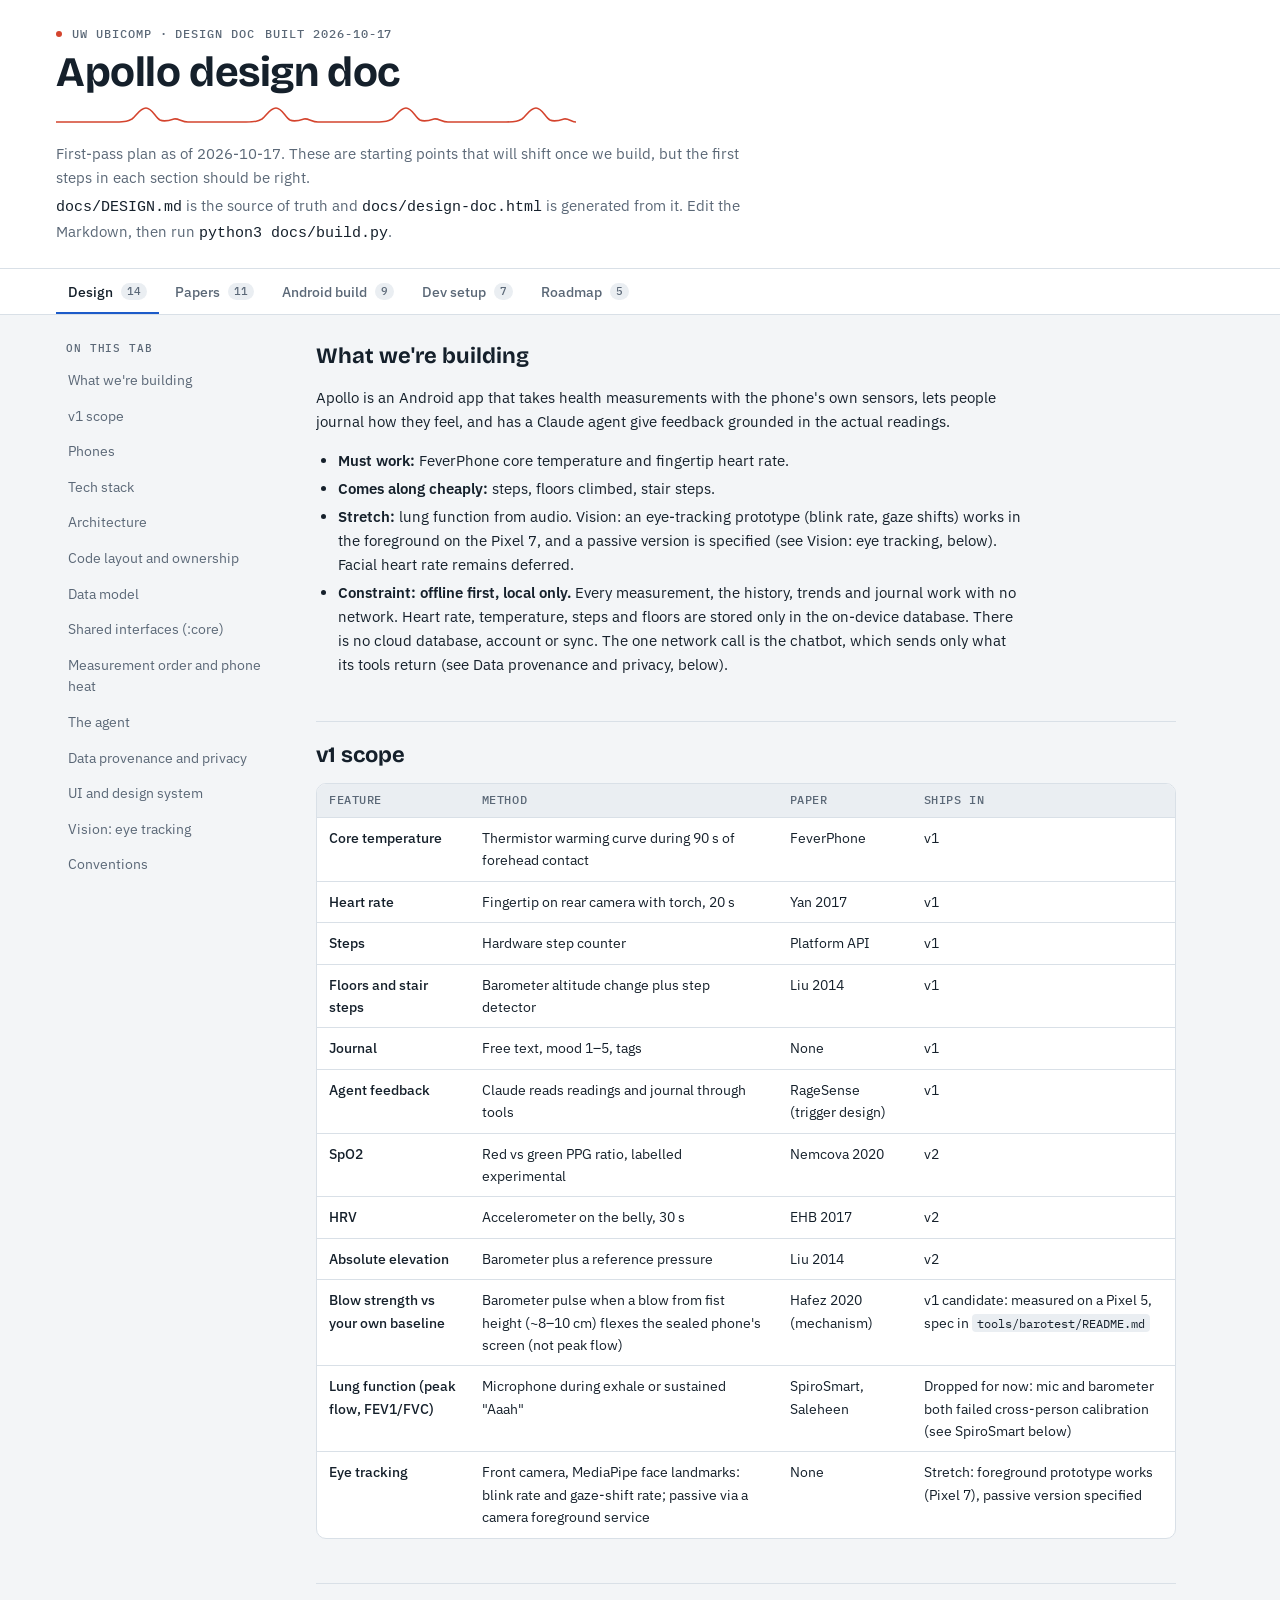
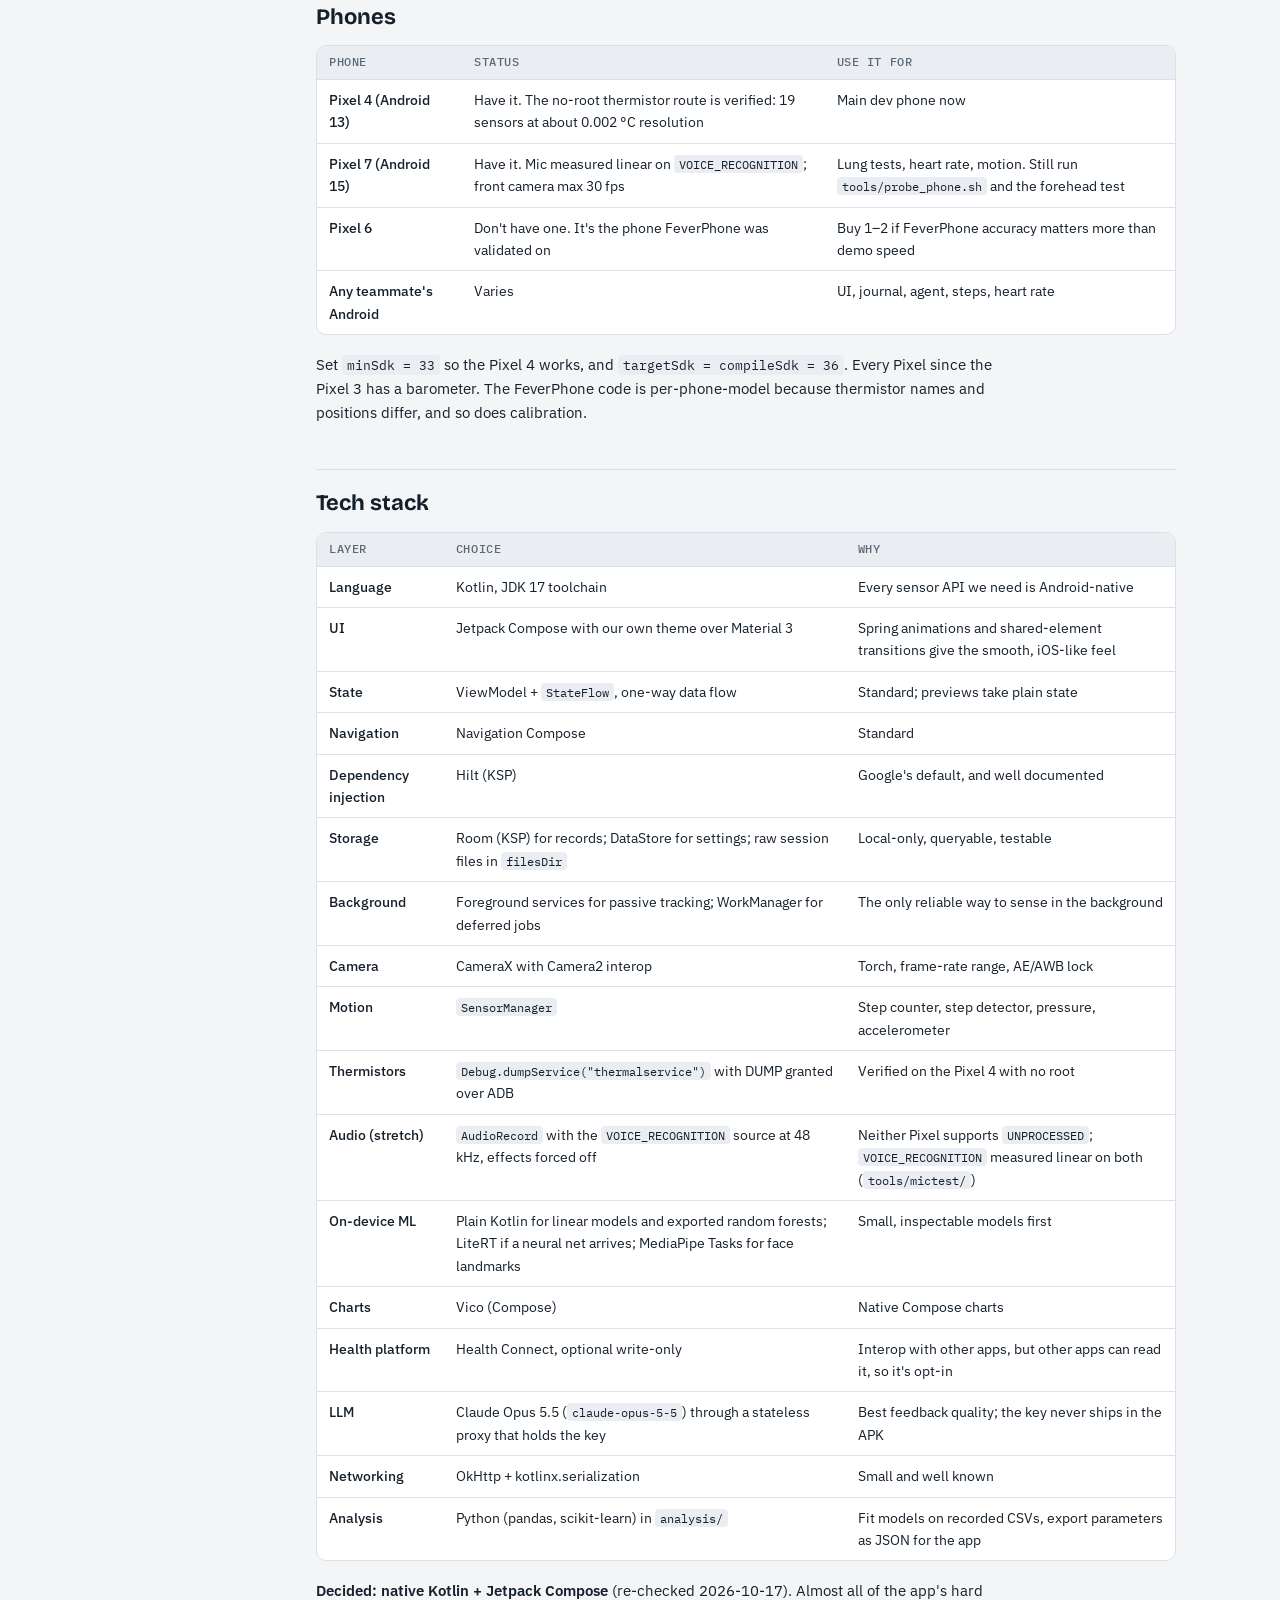
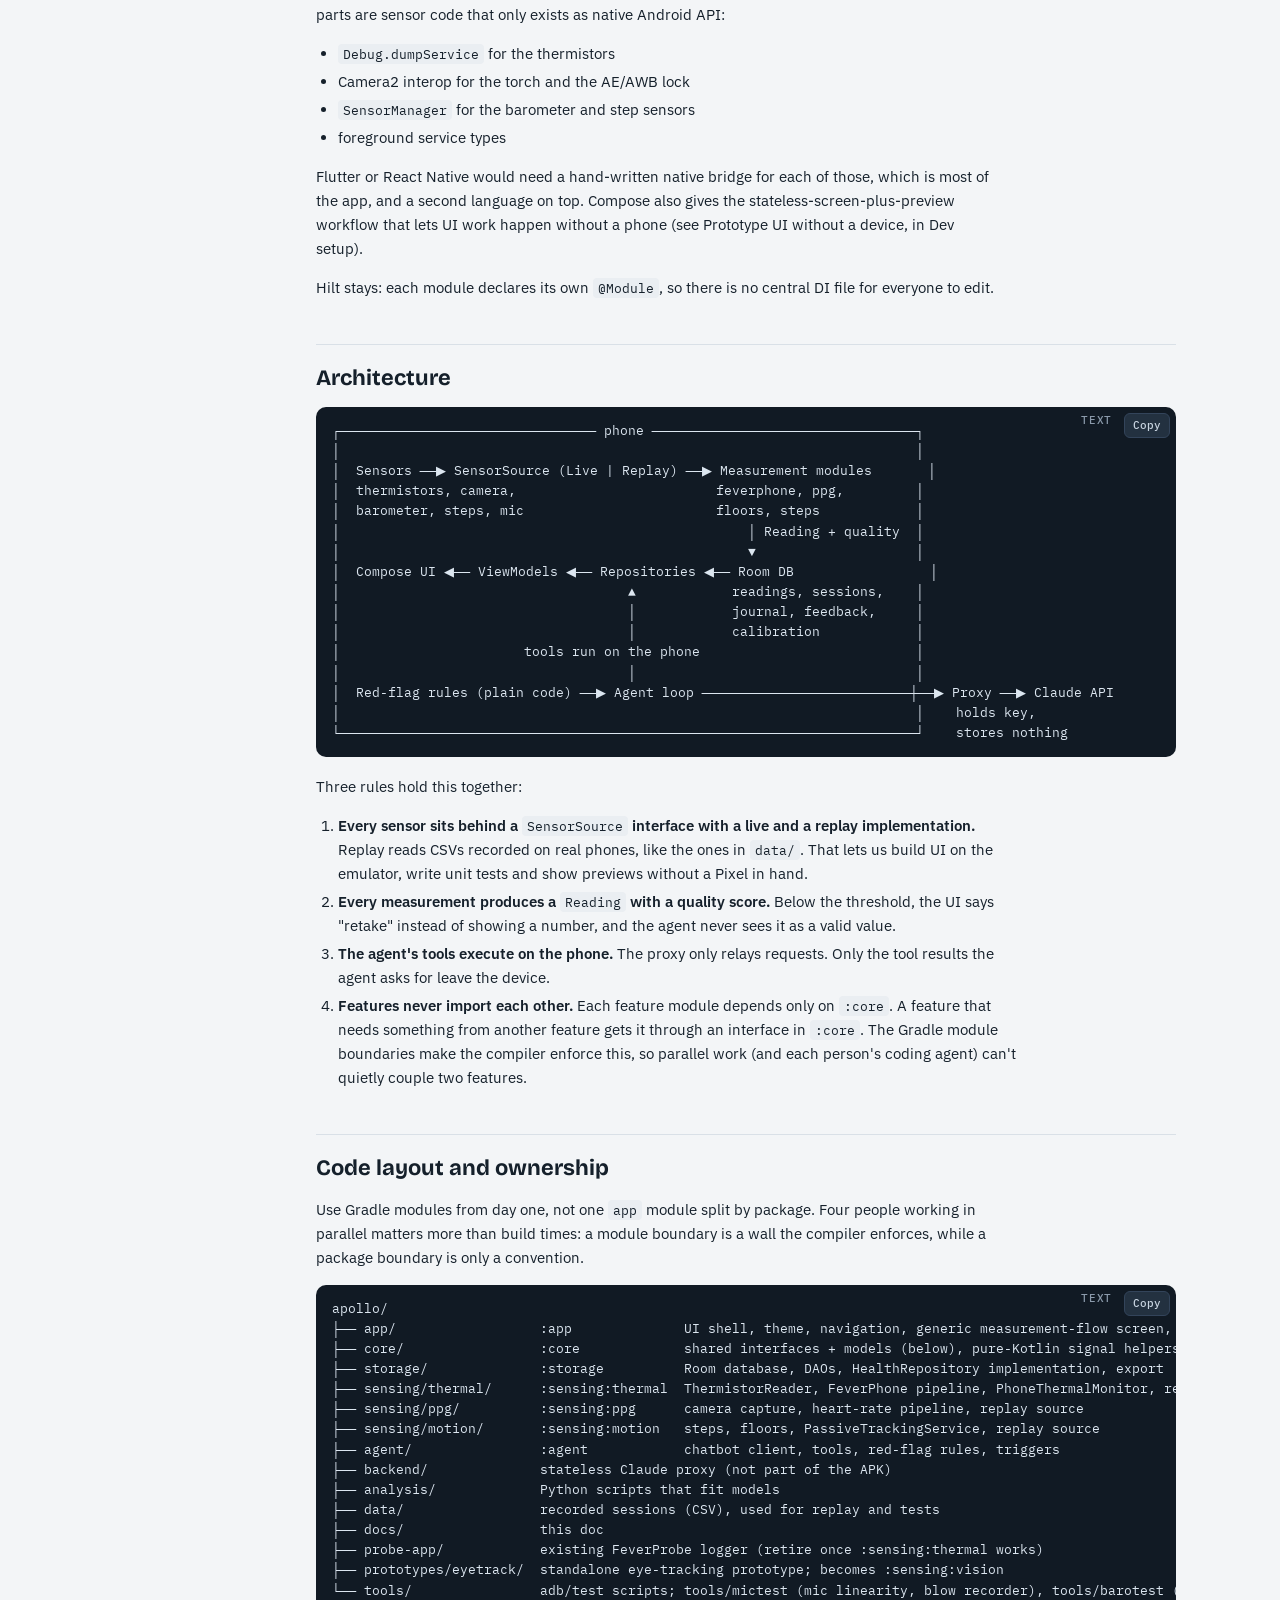
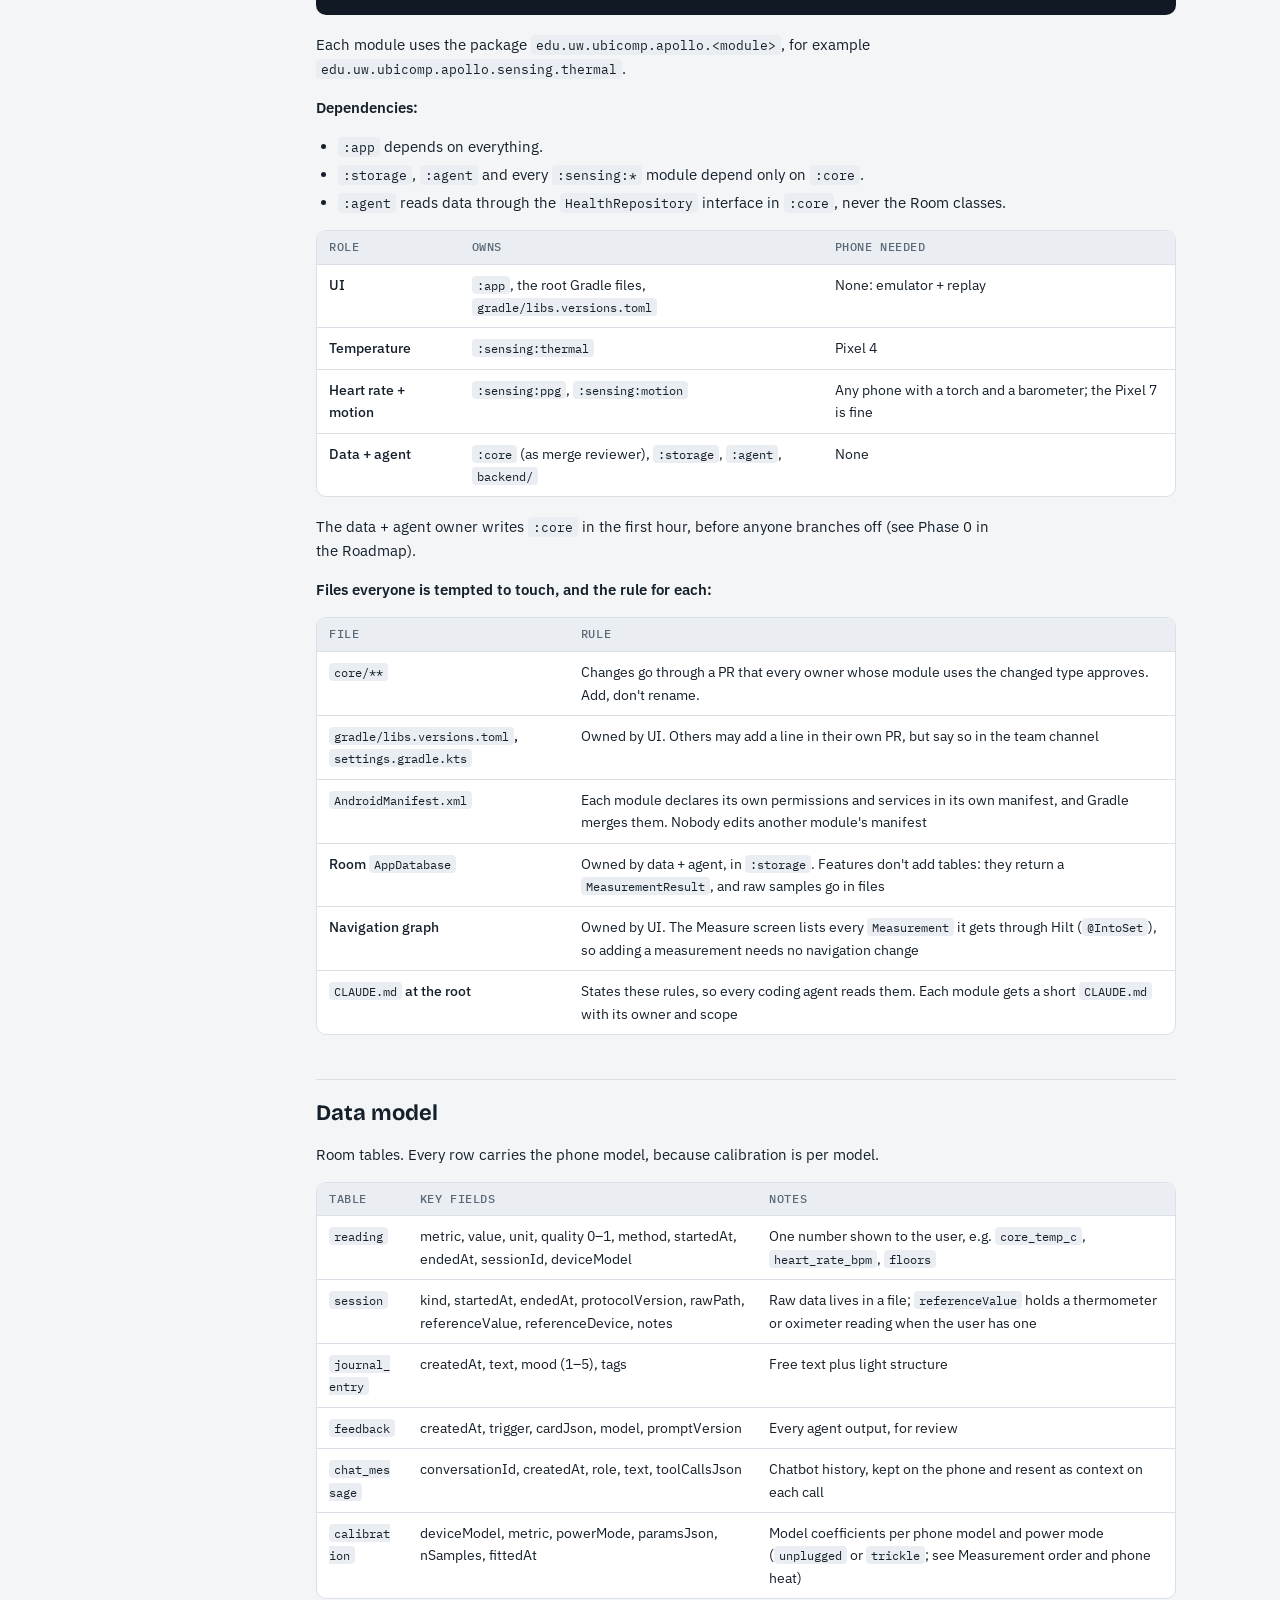
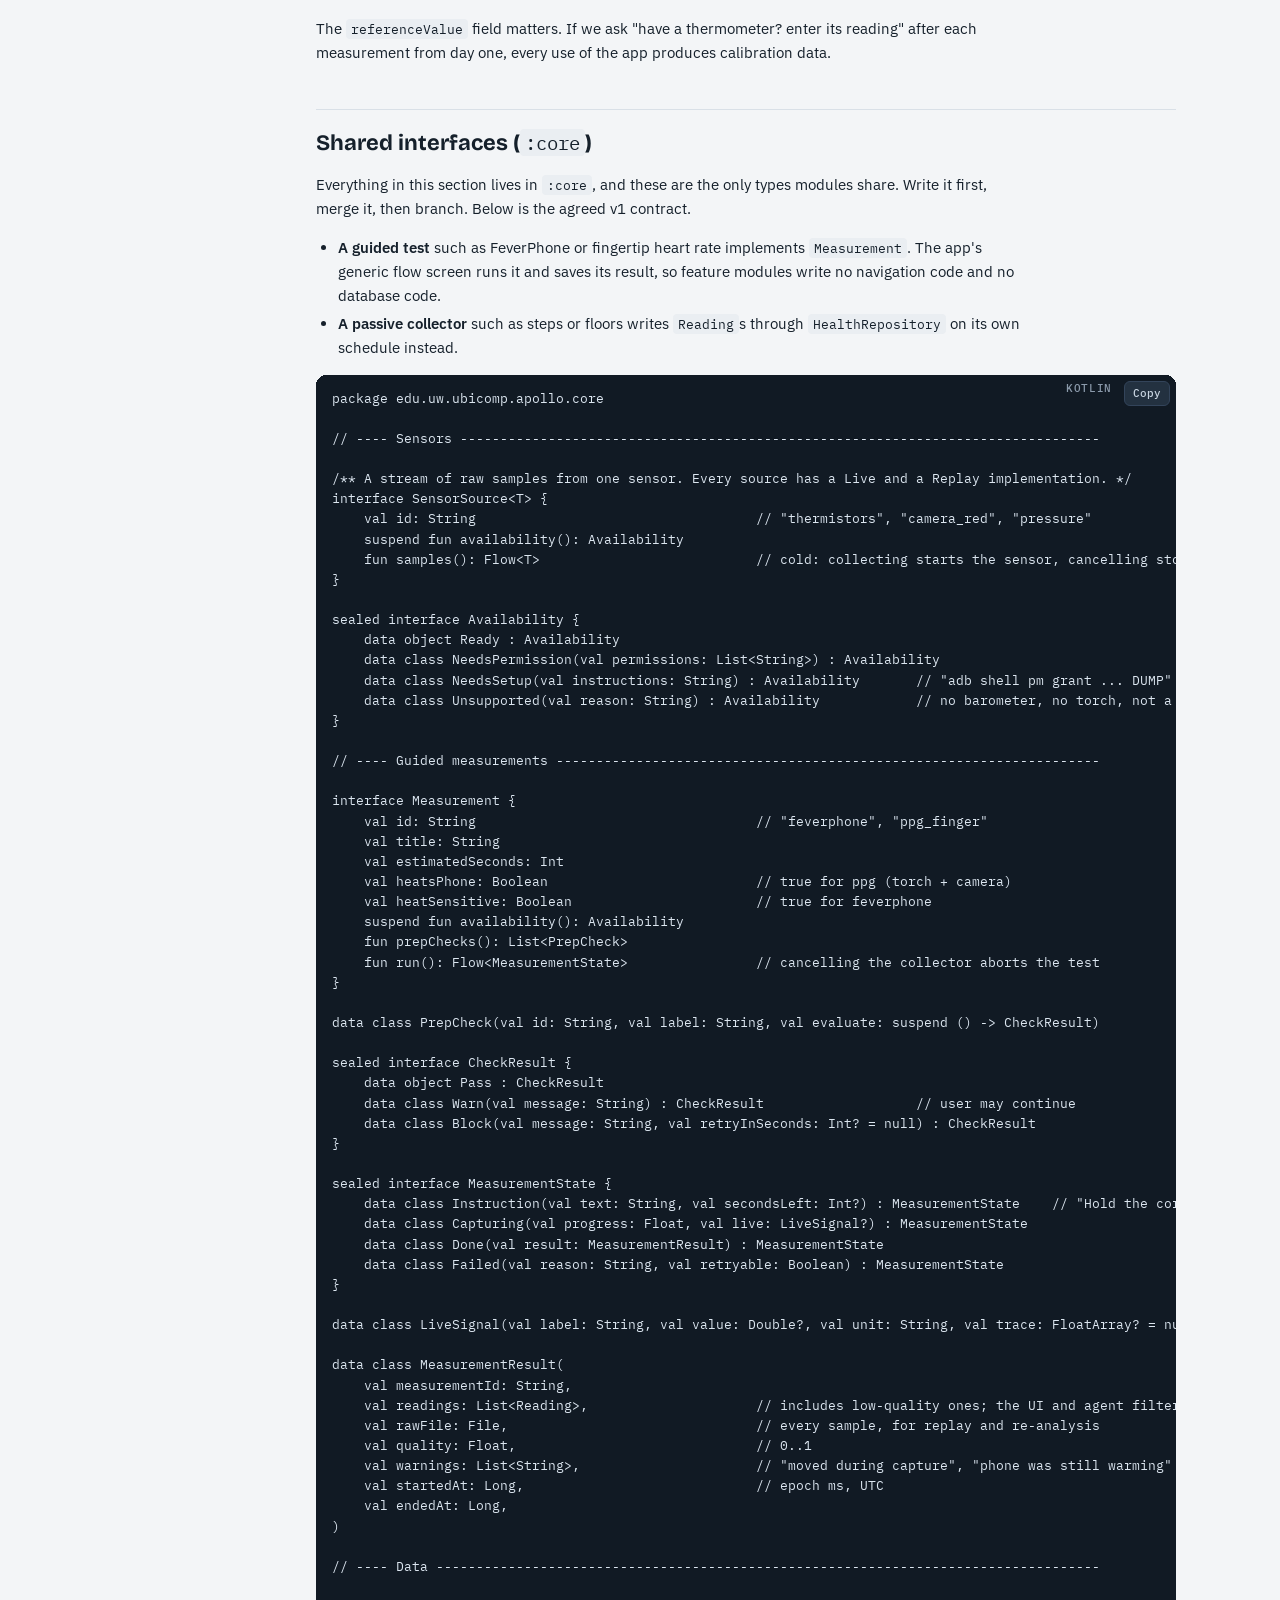
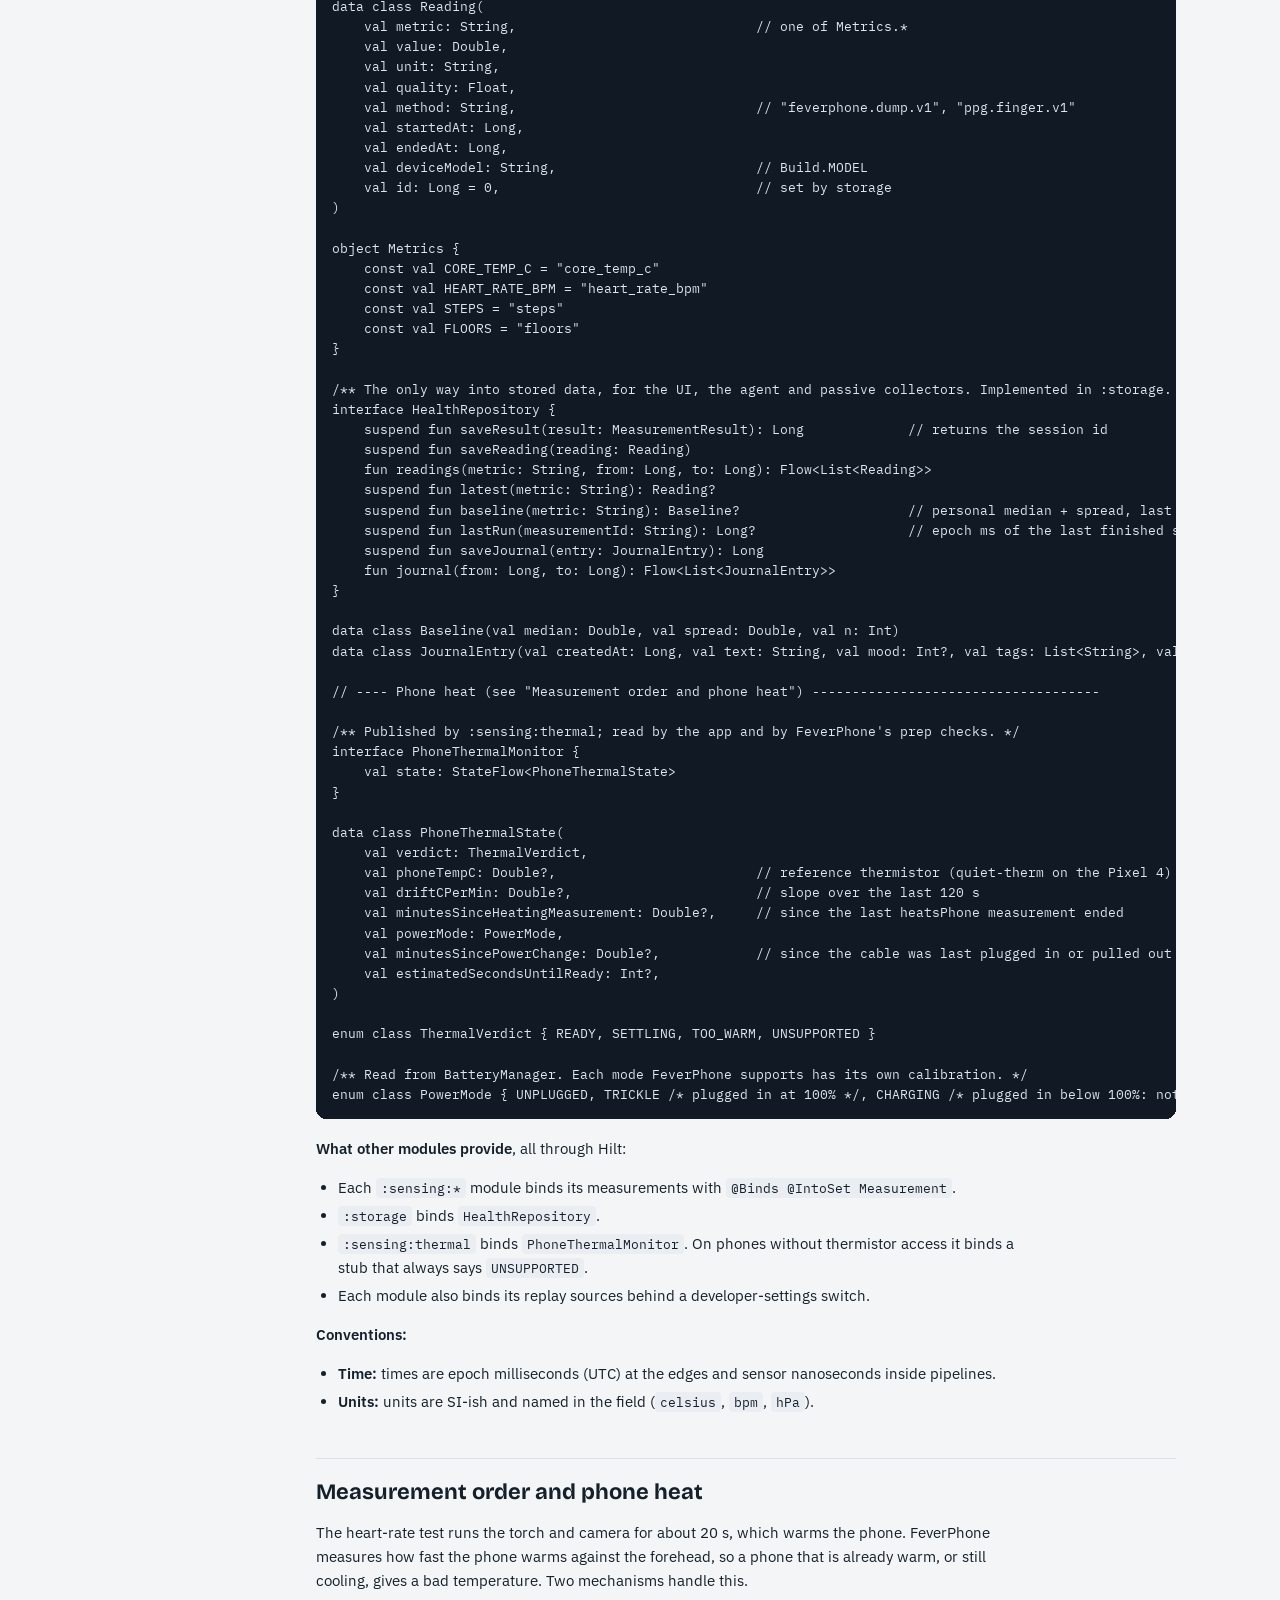
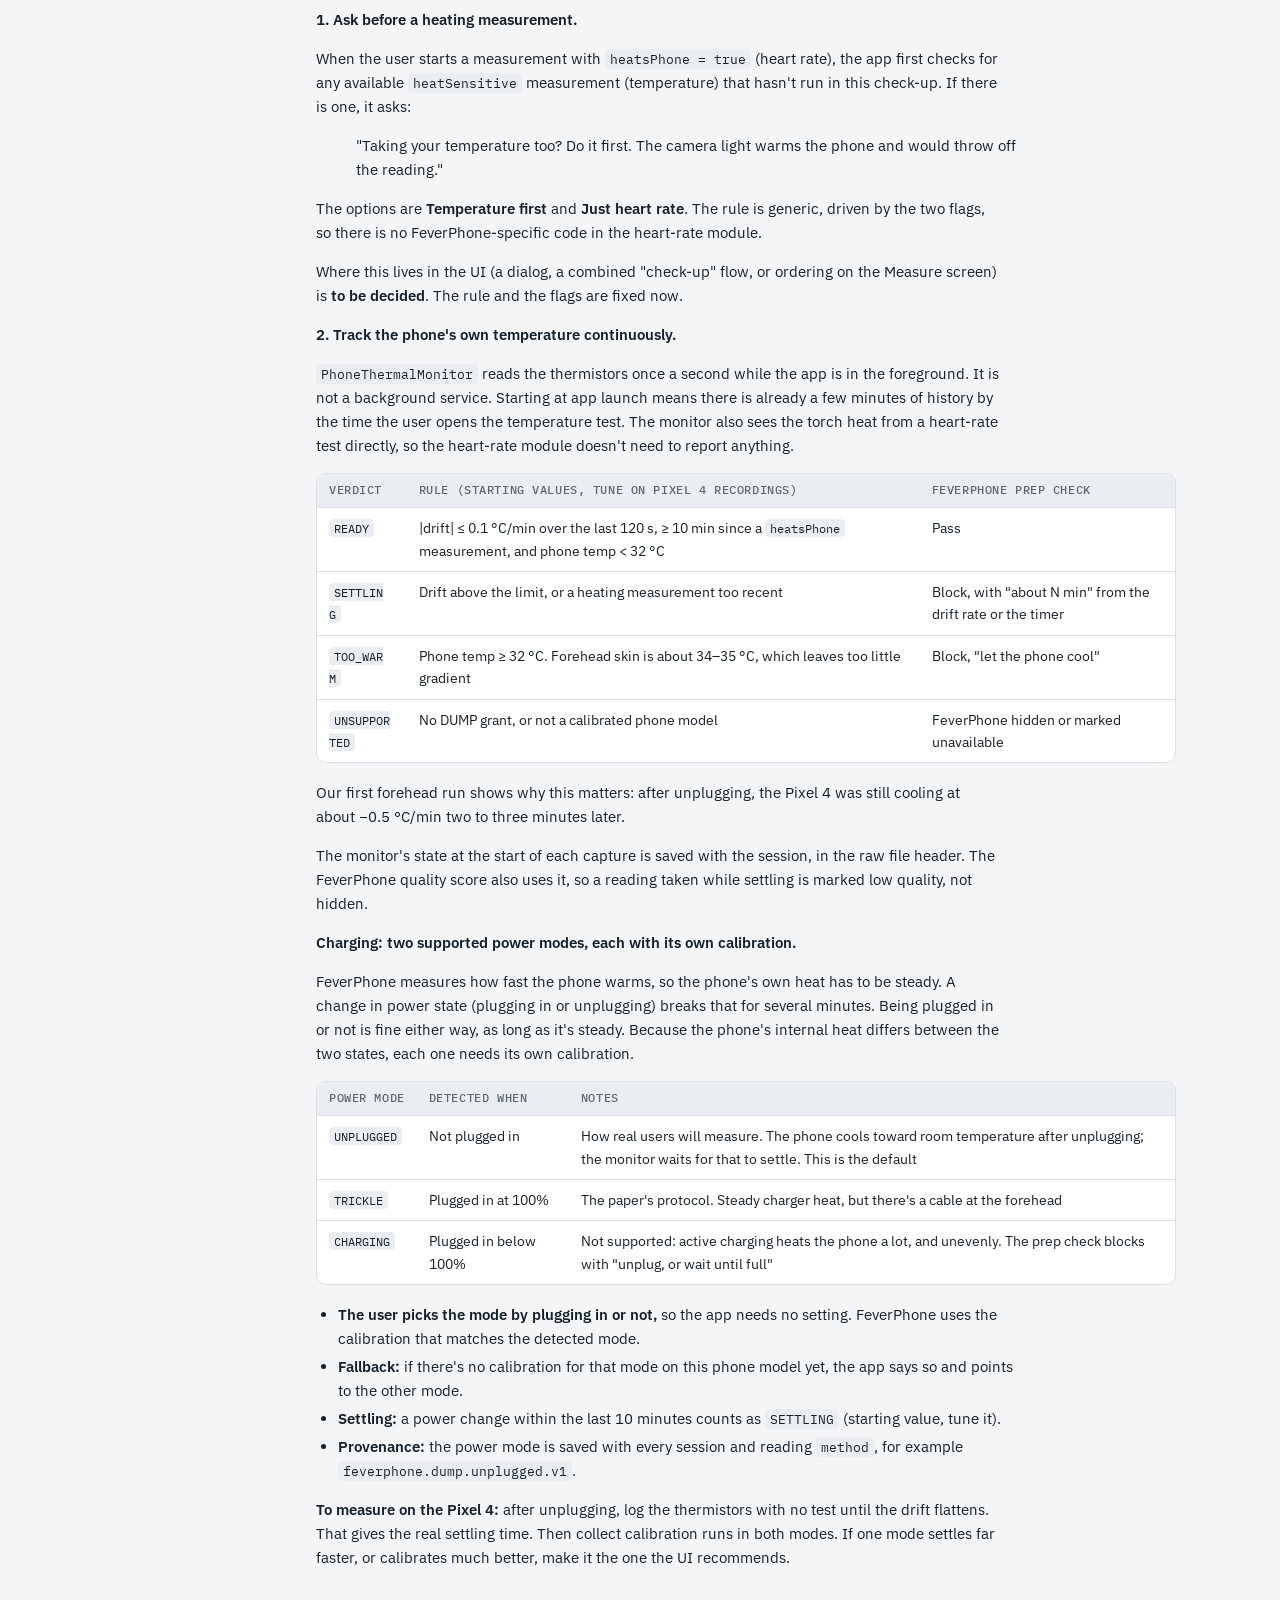
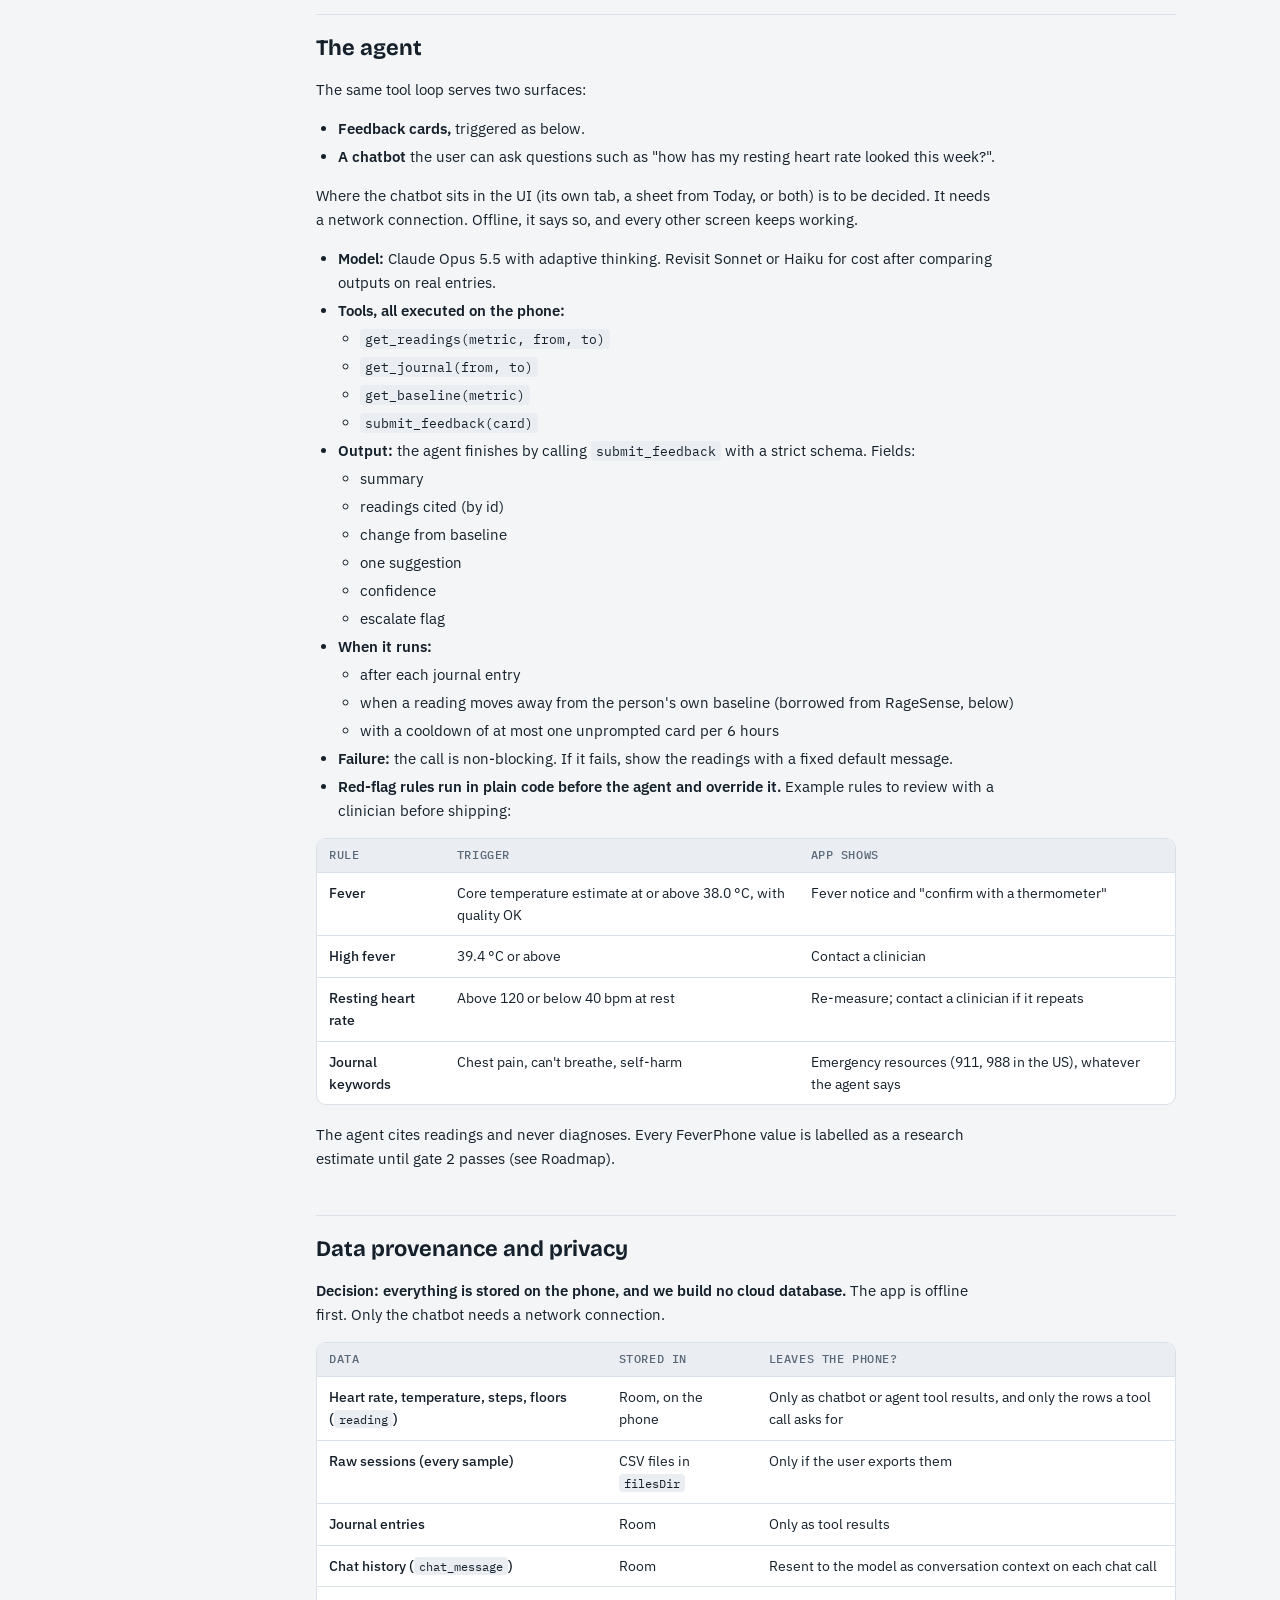
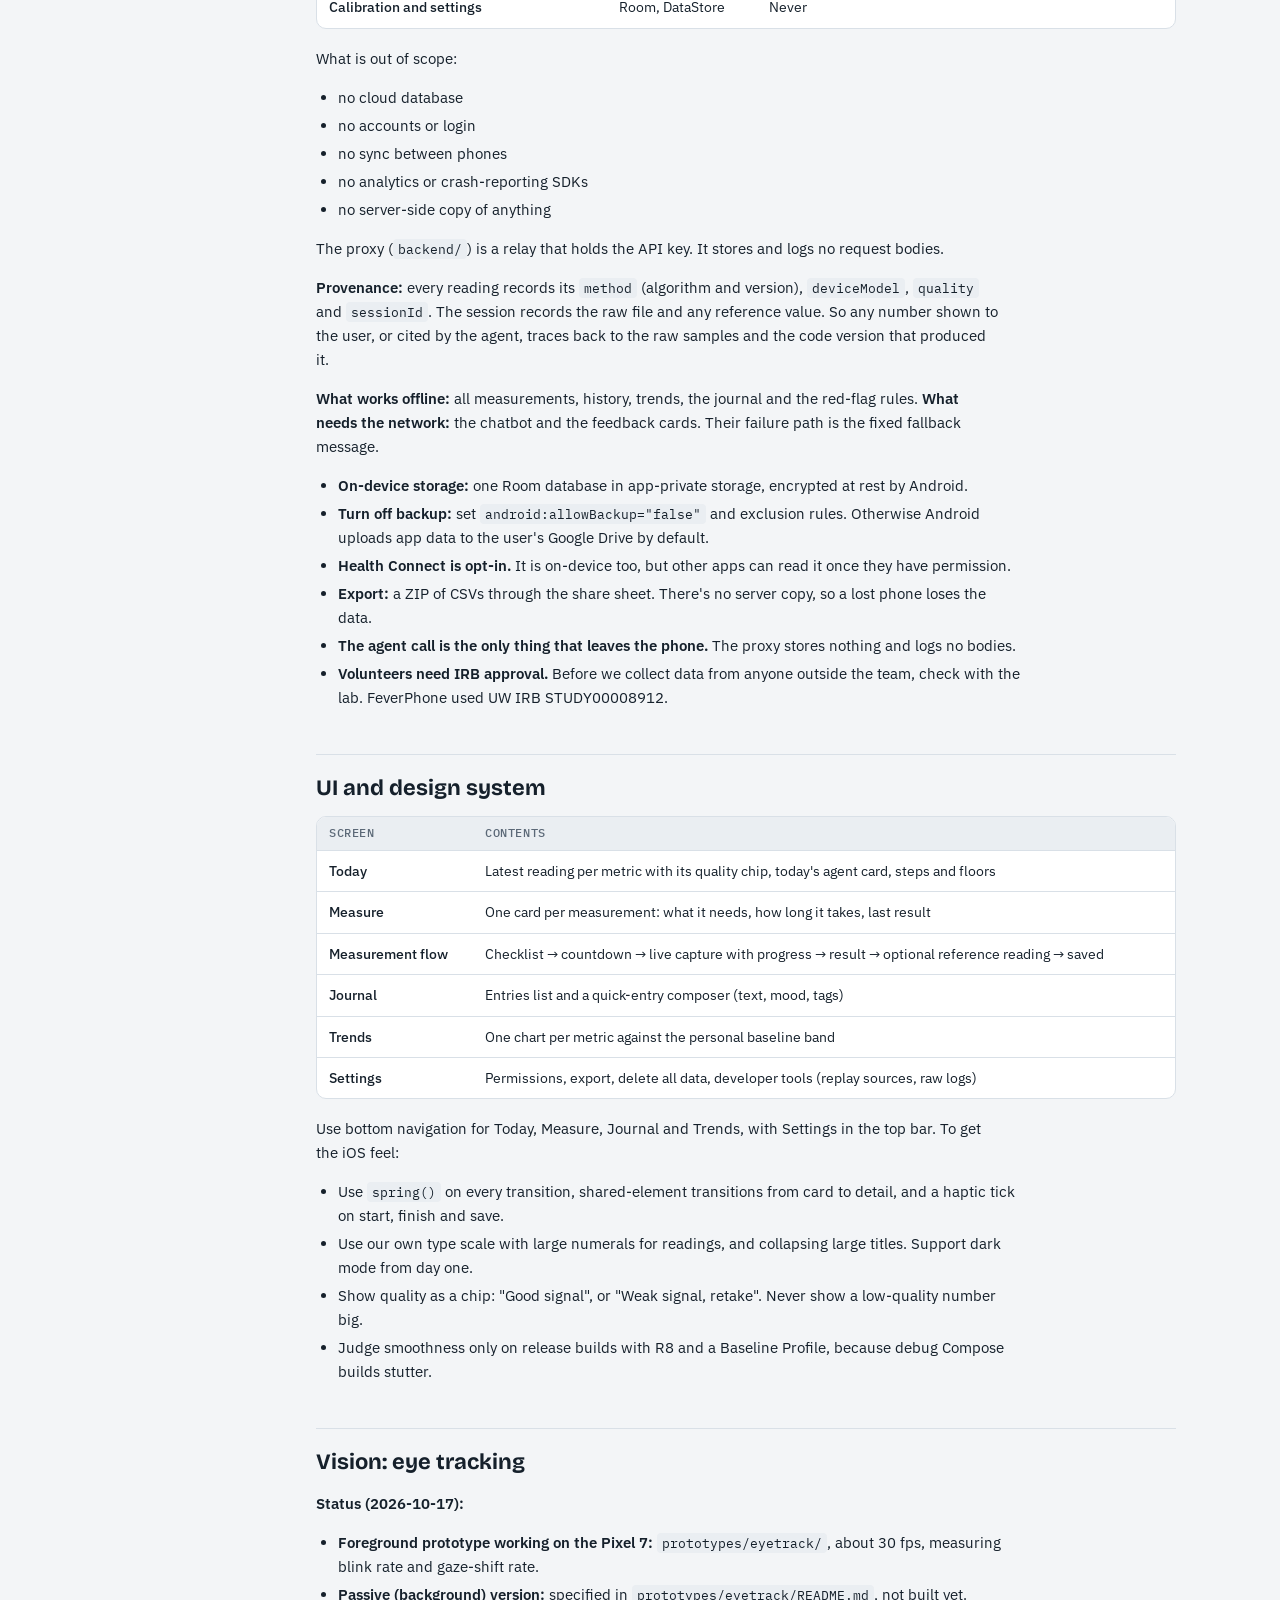
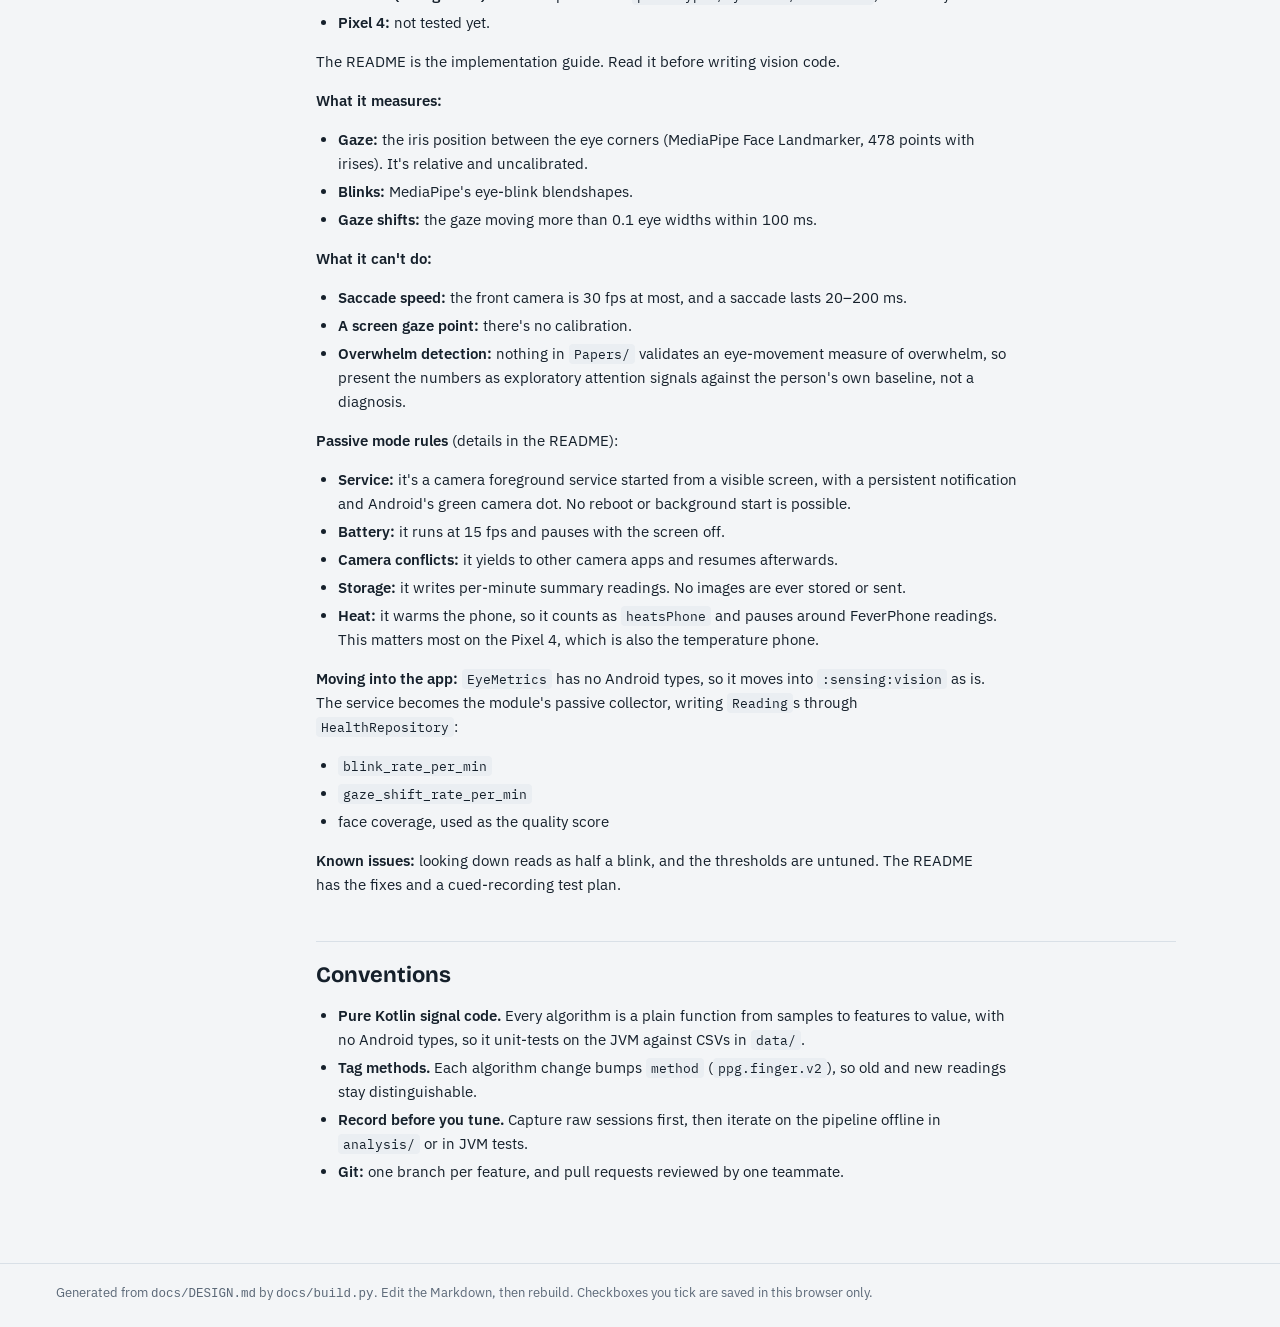
<file: docs/design-doc.html>
<!doctype html>
<html lang="en">
<head>
<meta charset="utf-8">
<meta name="viewport" content="width=device-width, initial-scale=1, viewport-fit=cover">
<title>Apollo Design Doc</title>
<link rel="preconnect" href="https://fonts.googleapis.com">
<link rel="preconnect" href="https://fonts.gstatic.com" crossorigin>
<link rel="stylesheet" href="https://fonts.googleapis.com/css2?family=Bricolage+Grotesque:opsz,wght@12..96,500;12..96,700&family=IBM+Plex+Mono:wght@400;500&family=IBM+Plex+Sans:ital,wght@0,400;0,500;0,600;1,400&display=swap">
<style>
/* Layout: sticky header + tab bar; each tab is a two-column page (section index | content);
   the Papers tab is a list/detail instrument panel. Generated from docs/DESIGN.md. */
:root {
  --bg: #f3f5f7;
  --surface: #ffffff;
  --surface-2: #eaeef2;
  --ink: #15202b;
  --muted: #5b6877;
  --line: #d9e0e7;
  --accent: #1c5bc9;
  --accent-soft: #e3ecfb;
  --trace: #d4442e;
  --code-bg: #111a24;
  --code-ink: #dce6f0;
  --core: #1c5bc9;      --core-soft: #e3ecfb;
  --design: #7346bd;    --design-soft: #efe8fa;
  --exp: #a35f00;       --exp-soft: #fbefdc;
  --stretch: #24766a;   --stretch-soft: #dff2ee;
  --ref: #606b78;       --ref-soft: #eceff3;
  --font-display: "Bricolage Grotesque", "IBM Plex Sans", system-ui, sans-serif;
  --font-body: "IBM Plex Sans", system-ui, -apple-system, "Segoe UI", Roboto, sans-serif;
  --font-mono: "IBM Plex Mono", ui-monospace, "SF Mono", Menlo, Consolas, monospace;
  --radius: 10px;
  color-scheme: light;
}
@media (prefers-color-scheme: dark) {
  :root:not([data-theme="light"]) {
    --bg: #0e141a; --surface: #151d26; --surface-2: #1c2631; --ink: #e4eaf0; --muted: #98a6b4; --line: #27323e;
    --accent: #7eaaf5; --accent-soft: #1b2a42; --trace: #f07a64; --code-bg: #0a1017; --code-ink: #d3dde8;
    --core: #7eaaf5; --core-soft: #1b2a42; --design: #b393ea; --design-soft: #2a2140; --exp: #e9a64a; --exp-soft: #33260f;
    --stretch: #5cc2b1; --stretch-soft: #12302b; --ref: #a3adb8; --ref-soft: #222b35;
    color-scheme: dark;
  }
}
:root[data-theme="dark"] {
  --bg: #0e141a; --surface: #151d26; --surface-2: #1c2631; --ink: #e4eaf0; --muted: #98a6b4; --line: #27323e;
  --accent: #7eaaf5; --accent-soft: #1b2a42; --trace: #f07a64; --code-bg: #0a1017; --code-ink: #d3dde8;
  --core: #7eaaf5; --core-soft: #1b2a42; --design: #b393ea; --design-soft: #2a2140; --exp: #e9a64a; --exp-soft: #33260f;
  --stretch: #5cc2b1; --stretch-soft: #12302b; --ref: #a3adb8; --ref-soft: #222b35;
  color-scheme: dark;
}

* { box-sizing: border-box; }
html { -webkit-text-size-adjust: 100%; }
body {
  margin: 0; background: var(--bg); color: var(--ink);
  font: 15px/1.6 var(--font-body);
}
a { color: var(--accent); text-underline-offset: 2px; }
a:focus-visible, button:focus-visible, input:focus-visible { outline: 2px solid var(--accent); outline-offset: 2px; }
[hidden] { display: none !important; }

.wrap { max-width: 1200px; margin: 0 auto; padding-left: max(16px, env(safe-area-inset-left, 0px)); padding-right: max(16px, env(safe-area-inset-right, 0px)); }

/* Header */
header.top { background: var(--surface); border-bottom: 1px solid var(--line); }
header.top .wrap { padding-block: 28px 18px; display: grid; gap: 10px; }
.eyebrow { font: 500 12px/1 var(--font-mono); letter-spacing: .08em; text-transform: uppercase; color: var(--muted); display: flex; gap: 10px; align-items: center; flex-wrap: wrap; }
.eyebrow .dot { width: 6px; height: 6px; border-radius: 50%; background: var(--trace); }
h1.title { font: 700 clamp(28px, 4.2vw, 42px)/1.05 var(--font-display); margin: 0; letter-spacing: -.01em; text-wrap: balance; }
.trace { width: 100%; max-width: 520px; height: 28px; display: block; }
.trace path { fill: none; stroke: var(--trace); stroke-width: 1.6; stroke-linejoin: round; stroke-linecap: round; }
.intro { color: var(--muted); max-width: 78ch; }
.intro p { margin: 0 0 4px; }
.intro code { color: var(--ink); }

/* Tabs */
nav.tabs { position: sticky; top: env(safe-area-inset-top, 0px); z-index: 5; background: var(--surface); border-bottom: 1px solid var(--line); }
body::before { content: ""; position: fixed; inset: 0 0 auto; height: env(safe-area-inset-top, 0px); z-index: 10; background: var(--surface); }
nav.tabs .wrap { display: flex; gap: 4px; overflow-x: auto; scrollbar-width: none; }
nav.tabs .wrap::-webkit-scrollbar { display: none; }
.tab {
  appearance: none; border: 0; background: none; color: var(--muted); cursor: pointer;
  font: 500 14px/1 var(--font-body); padding: 14px 12px 12px; border-bottom: 2px solid transparent; white-space: nowrap;
  display: inline-flex; gap: 8px; align-items: center;
}
.tab:hover { color: var(--ink); }
.tab[aria-selected="true"] { color: var(--ink); border-bottom-color: var(--accent); }
.tab .n { font: 500 11px/1 var(--font-mono); color: var(--muted); background: var(--surface-2); border-radius: 999px; padding: 3px 6px; }

/* Page */
main .wrap { padding-block: 28px 64px; }
.page { display: grid; grid-template-columns: 220px minmax(0, 1fr); gap: 40px; align-items: start; }
.toc { position: sticky; top: calc(env(safe-area-inset-top, 0px) + 64px); display: grid; gap: 2px; font-size: 13.5px; }
.toc .label { font: 500 11px/1 var(--font-mono); letter-spacing: .08em; text-transform: uppercase; color: var(--muted); margin: 0 0 8px 10px; }
.toc a { color: var(--muted); text-decoration: none; padding: 6px 10px; border-radius: 6px; border-left: 2px solid transparent; }
.toc a:hover { color: var(--ink); background: var(--surface-2); }
.toc a.on { color: var(--ink); border-left-color: var(--accent); background: var(--surface); }

/* Content typography */
.content { min-width: 0; max-width: 860px; }
.content > :first-child { margin-top: 0; }
.content p, .content li { max-width: 76ch; }
.content h3 { font: 700 22px/1.25 var(--font-display); margin: 44px 0 12px; padding-top: 20px; border-top: 1px solid var(--line); scroll-margin-top: 80px; text-wrap: balance; }
.content > h3:first-child { border-top: 0; padding-top: 0; }
.content h4 { font: 600 15.5px/1.3 var(--font-body); margin: 28px 0 8px; }
.content ul, .content ol { padding-left: 22px; }
.content li { margin: 4px 0; }
.content li > ul, .content li > ol { margin: 4px 0; }
.content code { font: 0.88em var(--font-mono); background: var(--surface-2); padding: 1px 5px; border-radius: 4px; overflow-wrap: anywhere; }
.content strong { font-weight: 600; }
.content hr { border: 0; border-top: 1px solid var(--line); margin: 32px 0; }
.content li:has(> input[type="checkbox"]) { list-style: none; margin-left: -22px; display: flex; gap: 10px; align-items: baseline; }
.content input[type="checkbox"] { accent-color: var(--accent); width: 16px; height: 16px; flex: none; transform: translateY(2px); cursor: pointer; }

.table-wrap { overflow-x: auto; margin: 14px 0 18px; border: 1px solid var(--line); border-radius: var(--radius); background: var(--surface); }
table { border-collapse: collapse; width: 100%; font-size: 14px; font-variant-numeric: tabular-nums; }
th, td { text-align: left; vertical-align: top; padding: 9px 12px; border-bottom: 1px solid var(--line); }
tr:last-child td { border-bottom: 0; }
th { font: 500 11.5px/1.3 var(--font-mono); letter-spacing: .05em; text-transform: uppercase; color: var(--muted); background: var(--surface-2); white-space: nowrap; }
td:first-child { font-weight: 500; }

.code { position: relative; margin: 14px 0 18px; }
.code pre { margin: 0; background: var(--code-bg); color: var(--code-ink); border-radius: var(--radius); padding: 14px 16px; overflow-x: auto; font: 13px/1.55 var(--font-mono); }
.code pre code { background: none; padding: 0; font: inherit; color: inherit; overflow-wrap: normal; }
.code .lang { position: absolute; top: 8px; right: 64px; font: 500 10.5px/1 var(--font-mono); letter-spacing: .06em; text-transform: uppercase; color: #8b9aab; }
.copy {
  position: absolute; top: 6px; right: 6px; appearance: none; cursor: pointer;
  font: 500 11px/1 var(--font-mono); color: #c8d4e0; background: #233140; border: 1px solid #33445a; border-radius: 6px; padding: 6px 8px;
}
.copy:hover { background: #2c3d50; }

/* Papers */
.papers-intro { max-width: 860px; margin-bottom: 26px; }
.papers-intro > :first-child { margin-top: 0; }
details.overview summary { cursor: pointer; color: var(--accent); font-weight: 500; font-size: 14px; }
details.overview[open] summary { margin-bottom: 4px; }
.papers { display: grid; grid-template-columns: 300px minmax(0, 1fr); gap: 32px; align-items: start; }
.paper-side { position: sticky; top: calc(env(safe-area-inset-top, 0px) + 64px); display: grid; gap: 12px; }
.filters { display: flex; flex-wrap: wrap; gap: 6px; }
.chip {
  appearance: none; cursor: pointer; border: 1px solid var(--line); background: var(--surface); color: var(--muted);
  font: 500 12px/1 var(--font-body); padding: 7px 10px; border-radius: 999px;
}
.chip[aria-pressed="true"] { color: var(--ink); border-color: var(--ink); }
.paper-list { display: grid; gap: 6px; max-height: calc(100vh - 220px); overflow-y: auto; padding-right: 4px; }
.paper-item {
  appearance: none; text-align: left; cursor: pointer; width: 100%;
  border: 1px solid var(--line); background: var(--surface); color: var(--ink); border-radius: var(--radius);
  padding: 10px 12px; display: grid; gap: 4px; font: inherit;
}
.paper-item:hover { border-color: var(--muted); }
.paper-item[aria-current="true"] { border-color: var(--accent); box-shadow: inset 3px 0 0 var(--accent); }
.paper-item .name { font-weight: 600; font-size: 14px; line-height: 1.3; }
.paper-item .what { font-size: 12.5px; color: var(--muted); line-height: 1.35; }
.badge { justify-self: start; font: 500 10.5px/1 var(--font-mono); letter-spacing: .05em; text-transform: uppercase; padding: 4px 7px; border-radius: 5px; border: 1px solid currentColor; }
.t-core { color: var(--core); background: var(--core-soft); }
.t-design { color: var(--design); background: var(--design-soft); }
.t-experimental { color: var(--exp); background: var(--exp-soft); }
.t-stretch { color: var(--stretch); background: var(--stretch-soft); }
.t-reference { color: var(--ref); background: var(--ref-soft); }

.paper-detail { min-width: 0; }
.paper-card { background: var(--surface); border: 1px solid var(--line); border-radius: 14px; padding: 26px 28px 30px; }
.paper-card h3 { font: 700 26px/1.15 var(--font-display); margin: 10px 0 6px; padding: 0; border: 0; text-wrap: balance; }
.paper-card .cite { color: var(--muted); font-size: 13.5px; margin: 0 0 18px; max-width: 80ch; }
.specs { display: grid; grid-template-columns: repeat(2, minmax(0, 1fr)); gap: 1px; background: var(--line); border: 1px solid var(--line); border-radius: var(--radius); overflow: hidden; margin: 0 0 8px; }
.spec { background: var(--surface-2); padding: 10px 12px; min-width: 0; }
.spec dt { font: 500 10.5px/1.2 var(--font-mono); letter-spacing: .06em; text-transform: uppercase; color: var(--muted); margin-bottom: 4px; }
.spec dd { margin: 0; font-size: 13.5px; line-height: 1.45; overflow-wrap: anywhere; }
.spec.wide { grid-column: 1 / -1; }
.paper-card h4 { font: 600 12px/1 var(--font-mono); letter-spacing: .08em; text-transform: uppercase; color: var(--muted); margin: 30px 0 10px; padding-top: 16px; border-top: 1px solid var(--line); }
.pager { display: flex; justify-content: space-between; gap: 12px; margin-top: 14px; }
.pager button { appearance: none; cursor: pointer; border: 1px solid var(--line); background: var(--surface); color: var(--ink); border-radius: 8px; padding: 9px 12px; font: 500 13px/1.2 var(--font-body); max-width: 48%; text-align: left; }
.pager button:hover { border-color: var(--muted); }
.pager button:last-child { text-align: right; margin-left: auto; }
.pager small { display: block; color: var(--muted); font-size: 11px; margin-bottom: 3px; }

footer { color: var(--muted); font-size: 12.5px; border-top: 1px solid var(--line); }
footer .wrap { padding-block: 18px 28px; }

/* Narrow screens */
@media (max-width: 920px) {
  .page { grid-template-columns: minmax(0, 1fr); gap: 16px; }
  .toc { position: static; display: flex; overflow-x: auto; gap: 6px; padding-bottom: 6px; }
  .toc .label { display: none; }
  .toc a { white-space: nowrap; border: 1px solid var(--line); border-radius: 999px; background: var(--surface); }
  .toc a.on { border-color: var(--accent); }
  .papers { grid-template-columns: minmax(0, 1fr); gap: 16px; }
  .paper-side { position: static; }
  .paper-list { display: flex; overflow-x: auto; max-height: none; padding-bottom: 6px; }
  .paper-item { min-width: 210px; }
}
@media (max-width: 560px) {
  .specs { grid-template-columns: minmax(0, 1fr); }
  .paper-card { padding: 18px 16px 22px; }
}
@media (prefers-reduced-motion: no-preference) {
  .panel { animation: fade .18s ease-out; }
  @keyframes fade { from { opacity: .6; } to { opacity: 1; } }
}
</style>
</head>
<body>
<header class="top">
  <div class="wrap">
    <div class="eyebrow"><span class="dot"></span><span>UW Ubicomp · design doc</span><span id="built">built 2026-10-17</span></div>
    <h1 class="title" id="doc-title">Apollo design doc</h1>
    <svg class="trace" viewBox="0 0 520 28" aria-hidden="true" preserveAspectRatio="none">
      <path d="M0 18 L60 18 C70 18 72 17 76 15 C80 12 84 4 90 4 C96 4 99 13 104 16 C108 18 112 17 118 15 C122 14 126 18 132 18 L190 18 C200 18 202 17 206 15 C210 12 214 4 220 4 C226 4 229 13 234 16 C238 18 242 17 248 15 C252 14 256 18 262 18 L320 18 C330 18 332 17 336 15 C340 12 344 4 350 4 C356 4 359 13 364 16 C368 18 372 17 378 15 C382 14 386 18 392 18 L450 18 C460 18 462 17 466 15 C470 12 474 4 480 4 C486 4 489 13 494 16 C498 18 502 17 508 15 C512 14 516 18 520 18"/>
    </svg>
    <div class="intro" id="intro"></div>
  </div>
</header>
<nav class="tabs" aria-label="Sections"><div class="wrap" role="tablist" id="tabs"></div></nav>
<main><div class="wrap" id="panels"><noscript>This page needs JavaScript to render. Read docs/DESIGN.md instead.</noscript></div></main>
<footer><div class="wrap">Generated from <code>docs/DESIGN.md</code> by <code>docs/build.py</code>. Edit the Markdown, then rebuild. Checkboxes you tick are saved in this browser only.</div></footer>

<script type="text/markdown" id="design-md"># Apollo design doc

First-pass plan as of 2026-10-17. These are starting points that will shift once we build, but the first steps in each section should be right.

`docs/DESIGN.md` is the source of truth and `docs/design-doc.html` is generated from it. Edit the Markdown, then run `python3 docs/build.py`.

## Design

### What we're building

Apollo is an Android app that takes health measurements with the phone's own sensors, lets people journal how they feel, and has a Claude agent give feedback grounded in the actual readings.

- **Must work:** FeverPhone core temperature and fingertip heart rate.
- **Comes along cheaply:** steps, floors climbed, stair steps.
- **Stretch:** lung function from audio. Vision: an eye-tracking prototype (blink rate, gaze shifts) works in the foreground on the Pixel 7, and a passive version is specified (see Vision: eye tracking, below). Facial heart rate remains deferred.
- **Constraint: offline first, local only.** Every measurement, the history, trends and journal work with no network. Heart rate, temperature, steps and floors are stored only in the on-device database. There is no cloud database, account or sync. The one network call is the chatbot, which sends only what its tools return (see Data provenance and privacy, below).

### v1 scope

| Feature | Method | Paper | Ships in |
| --- | --- | --- | --- |
| Core temperature | Thermistor warming curve during 90 s of forehead contact | FeverPhone | v1 |
| Heart rate | Fingertip on rear camera with torch, 20 s | Yan 2017 | v1 |
| Steps | Hardware step counter | Platform API | v1 |
| Floors and stair steps | Barometer altitude change plus step detector | Liu 2014 | v1 |
| Journal | Free text, mood 1–5, tags | None | v1 |
| Agent feedback | Claude reads readings and journal through tools | RageSense (trigger design) | v1 |
| SpO2 | Red vs green PPG ratio, labelled experimental | Nemcova 2020 | v2 |
| HRV | Accelerometer on the belly, 30 s | EHB 2017 | v2 |
| Absolute elevation | Barometer plus a reference pressure | Liu 2014 | v2 |
| Blow strength vs your own baseline | Barometer pulse when a blow from fist height (~8–10 cm) flexes the sealed phone's screen (not peak flow) | Hafez 2020 (mechanism) | v1 candidate: measured on a Pixel 5, spec in `tools/barotest/README.md` |
| Lung function (peak flow, FEV1/FVC) | Microphone during exhale or sustained "Aaah" | SpiroSmart, Saleheen | Dropped for now: mic and barometer both failed cross-person calibration (see SpiroSmart below) |
| Eye tracking | Front camera, MediaPipe face landmarks: blink rate and gaze-shift rate; passive via a camera foreground service | None | Stretch: foreground prototype works (Pixel 7), passive version specified |

### Phones

| Phone | Status | Use it for |
| --- | --- | --- |
| Pixel 4 (Android 13) | Have it. The no-root thermistor route is verified: 19 sensors at about 0.002 °C resolution | Main dev phone now |
| Pixel 7 (Android 15) | Have it. Mic measured linear on `VOICE_RECOGNITION`; front camera max 30 fps | Lung tests, heart rate, motion. Still run `tools/probe_phone.sh` and the forehead test |
| Pixel 6 | Don't have one. It's the phone FeverPhone was validated on | Buy 1–2 if FeverPhone accuracy matters more than demo speed |
| Any teammate's Android | Varies | UI, journal, agent, steps, heart rate |

Set `minSdk = 33` so the Pixel 4 works, and `targetSdk = compileSdk = 36`. Every Pixel since the Pixel 3 has a barometer. The FeverPhone code is per-phone-model because thermistor names and positions differ, and so does calibration.

### Tech stack

| Layer | Choice | Why |
| --- | --- | --- |
| Language | Kotlin, JDK 17 toolchain | Every sensor API we need is Android-native |
| UI | Jetpack Compose with our own theme over Material 3 | Spring animations and shared-element transitions give the smooth, iOS-like feel |
| State | ViewModel + `StateFlow`, one-way data flow | Standard; previews take plain state |
| Navigation | Navigation Compose | Standard |
| Dependency injection | Hilt (KSP) | Google's default, and well documented |
| Storage | Room (KSP) for records; DataStore for settings; raw session files in `filesDir` | Local-only, queryable, testable |
| Background | Foreground services for passive tracking; WorkManager for deferred jobs | The only reliable way to sense in the background |
| Camera | CameraX with Camera2 interop | Torch, frame-rate range, AE/AWB lock |
| Motion | `SensorManager` | Step counter, step detector, pressure, accelerometer |
| Thermistors | `Debug.dumpService("thermalservice")` with DUMP granted over ADB | Verified on the Pixel 4 with no root |
| Audio (stretch) | `AudioRecord` with the `VOICE_RECOGNITION` source at 48 kHz, effects forced off | Neither Pixel supports `UNPROCESSED`; `VOICE_RECOGNITION` measured linear on both (`tools/mictest/`) |
| On-device ML | Plain Kotlin for linear models and exported random forests; LiteRT if a neural net arrives; MediaPipe Tasks for face landmarks | Small, inspectable models first |
| Charts | Vico (Compose) | Native Compose charts |
| Health platform | Health Connect, optional write-only | Interop with other apps, but other apps can read it, so it's opt-in |
| LLM | Claude Opus 5.5 (`claude-opus-5-5`) through a stateless proxy that holds the key | Best feedback quality; the key never ships in the APK |
| Networking | OkHttp + kotlinx.serialization | Small and well known |
| Analysis | Python (pandas, scikit-learn) in `analysis/` | Fit models on recorded CSVs, export parameters as JSON for the app |

**Decided: native Kotlin + Jetpack Compose** (re-checked 2026-10-17). Almost all of the app's hard parts are sensor code that only exists as native Android API:

- `Debug.dumpService` for the thermistors
- Camera2 interop for the torch and the AE/AWB lock
- `SensorManager` for the barometer and step sensors
- foreground service types

Flutter or React Native would need a hand-written native bridge for each of those, which is most of the app, and a second language on top. Compose also gives the stateless-screen-plus-preview workflow that lets UI work happen without a phone (see Prototype UI without a device, in Dev setup).

Hilt stays: each module declares its own `@Module`, so there is no central DI file for everyone to edit.

### Architecture

```text
┌──────────────────────────────── phone ─────────────────────────────────┐
│                                                                        │
│  Sensors ──▶ SensorSource (Live | Replay) ──▶ Measurement modules       │
│  thermistors, camera,                         feverphone, ppg,         │
│  barometer, steps, mic                        floors, steps            │
│                                                   │ Reading + quality  │
│                                                   ▼                    │
│  Compose UI ◀── ViewModels ◀── Repositories ◀── Room DB                 │
│                                    ▲            readings, sessions,    │
│                                    │            journal, feedback,     │
│                                    │            calibration            │
│                       tools run on the phone                           │
│                                    │                                   │
│  Red-flag rules (plain code) ──▶ Agent loop ──────────────────────────┼──▶ Proxy ──▶ Claude API
│                                                                        │    holds key,
└────────────────────────────────────────────────────────────────────────┘    stores nothing
```

Three rules hold this together:

1. **Every sensor sits behind a `SensorSource` interface with a live and a replay implementation.** Replay reads CSVs recorded on real phones, like the ones in `data/`. That lets us build UI on the emulator, write unit tests and show previews without a Pixel in hand.
2. **Every measurement produces a `Reading` with a quality score.** Below the threshold, the UI says "retake" instead of showing a number, and the agent never sees it as a valid value.
3. **The agent's tools execute on the phone.** The proxy only relays requests. Only the tool results the agent asks for leave the device.
4. **Features never import each other.** Each feature module depends only on `:core`. A feature that needs something from another feature gets it through an interface in `:core`. The Gradle module boundaries make the compiler enforce this, so parallel work (and each person's coding agent) can't quietly couple two features.

### Code layout and ownership

Use Gradle modules from day one, not one `app` module split by package. Four people working in parallel matters more than build times: a module boundary is a wall the compiler enforces, while a package boundary is only a convention.

```text
apollo/
├── app/                  :app              UI shell, theme, navigation, generic measurement-flow screen, DI wiring
├── core/                 :core             shared interfaces + models (below), pure-Kotlin signal helpers. No Android UI
├── storage/              :storage          Room database, DAOs, HealthRepository implementation, export
├── sensing/thermal/      :sensing:thermal  ThermistorReader, FeverPhone pipeline, PhoneThermalMonitor, replay source
├── sensing/ppg/          :sensing:ppg      camera capture, heart-rate pipeline, replay source
├── sensing/motion/       :sensing:motion   steps, floors, PassiveTrackingService, replay source
├── agent/                :agent            chatbot client, tools, red-flag rules, triggers
├── backend/              stateless Claude proxy (not part of the APK)
├── analysis/             Python scripts that fit models
├── data/                 recorded sessions (CSV), used for replay and tests
├── docs/                 this doc
├── probe-app/            existing FeverProbe logger (retire once :sensing:thermal works)
├── prototypes/eyetrack/  standalone eye-tracking prototype; becomes :sensing:vision
└── tools/                adb/test scripts; tools/mictest (mic linearity, blow recorder), tools/barotest (barometer blow strength)
```

Each module uses the package `edu.uw.ubicomp.apollo.<module>`, for example `edu.uw.ubicomp.apollo.sensing.thermal`.

**Dependencies:**

- `:app` depends on everything.
- `:storage`, `:agent` and every `:sensing:*` module depend only on `:core`.
- `:agent` reads data through the `HealthRepository` interface in `:core`, never the Room classes.

| Role | Owns | Phone needed |
| --- | --- | --- |
| UI | `:app`, the root Gradle files, `gradle/libs.versions.toml` | None: emulator + replay |
| Temperature | `:sensing:thermal` | Pixel 4 |
| Heart rate + motion | `:sensing:ppg`, `:sensing:motion` | Any phone with a torch and a barometer; the Pixel 7 is fine |
| Data + agent | `:core` (as merge reviewer), `:storage`, `:agent`, `backend/` | None |

The data + agent owner writes `:core` in the first hour, before anyone branches off (see Phase 0 in the Roadmap).

**Files everyone is tempted to touch, and the rule for each:**

| File | Rule |
| --- | --- |
| `core/**` | Changes go through a PR that every owner whose module uses the changed type approves. Add, don't rename. |
| `gradle/libs.versions.toml`, `settings.gradle.kts` | Owned by UI. Others may add a line in their own PR, but say so in the team channel |
| `AndroidManifest.xml` | Each module declares its own permissions and services in its own manifest, and Gradle merges them. Nobody edits another module's manifest |
| Room `AppDatabase` | Owned by data + agent, in `:storage`. Features don't add tables: they return a `MeasurementResult`, and raw samples go in files |
| Navigation graph | Owned by UI. The Measure screen lists every `Measurement` it gets through Hilt (`@IntoSet`), so adding a measurement needs no navigation change |
| `CLAUDE.md` at the root | States these rules, so every coding agent reads them. Each module gets a short `CLAUDE.md` with its owner and scope |

### Data model

Room tables. Every row carries the phone model, because calibration is per model.

| Table | Key fields | Notes |
| --- | --- | --- |
| `reading` | metric, value, unit, quality 0–1, method, startedAt, endedAt, sessionId, deviceModel | One number shown to the user, e.g. `core_temp_c`, `heart_rate_bpm`, `floors` |
| `session` | kind, startedAt, endedAt, protocolVersion, rawPath, referenceValue, referenceDevice, notes | Raw data lives in a file; `referenceValue` holds a thermometer or oximeter reading when the user has one |
| `journal_entry` | createdAt, text, mood (1–5), tags | Free text plus light structure |
| `feedback` | createdAt, trigger, cardJson, model, promptVersion | Every agent output, for review |
| `chat_message` | conversationId, createdAt, role, text, toolCallsJson | Chatbot history, kept on the phone and resent as context on each call |
| `calibration` | deviceModel, metric, powerMode, paramsJson, nSamples, fittedAt | Model coefficients per phone model and power mode (`unplugged` or `trickle`; see Measurement order and phone heat) |

The `referenceValue` field matters. If we ask "have a thermometer? enter its reading" after each measurement from day one, every use of the app produces calibration data.

### Shared interfaces (`:core`)

Everything in this section lives in `:core`, and these are the only types modules share. Write it first, merge it, then branch. Below is the agreed v1 contract.

- **A guided test** such as FeverPhone or fingertip heart rate implements `Measurement`. The app's generic flow screen runs it and saves its result, so feature modules write no navigation code and no database code.
- **A passive collector** such as steps or floors writes `Reading`s through `HealthRepository` on its own schedule instead.

```kotlin
package edu.uw.ubicomp.apollo.core

// ---- Sensors --------------------------------------------------------------------------------

/** A stream of raw samples from one sensor. Every source has a Live and a Replay implementation. */
interface SensorSource<T> {
    val id: String                                   // "thermistors", "camera_red", "pressure"
    suspend fun availability(): Availability
    fun samples(): Flow<T>                           // cold: collecting starts the sensor, cancelling stops it
}

sealed interface Availability {
    data object Ready : Availability
    data class NeedsPermission(val permissions: List<String>) : Availability
    data class NeedsSetup(val instructions: String) : Availability       // "adb shell pm grant ... DUMP"
    data class Unsupported(val reason: String) : Availability            // no barometer, no torch, not a Pixel
}

// ---- Guided measurements --------------------------------------------------------------------

interface Measurement {
    val id: String                                   // "feverphone", "ppg_finger"
    val title: String
    val estimatedSeconds: Int
    val heatsPhone: Boolean                          // true for ppg (torch + camera)
    val heatSensitive: Boolean                       // true for feverphone
    suspend fun availability(): Availability
    fun prepChecks(): List<PrepCheck>
    fun run(): Flow<MeasurementState>                // cancelling the collector aborts the test
}

data class PrepCheck(val id: String, val label: String, val evaluate: suspend () -> CheckResult)

sealed interface CheckResult {
    data object Pass : CheckResult
    data class Warn(val message: String) : CheckResult                   // user may continue
    data class Block(val message: String, val retryInSeconds: Int? = null) : CheckResult
}

sealed interface MeasurementState {
    data class Instruction(val text: String, val secondsLeft: Int?) : MeasurementState    // "Hold the corners", countdown
    data class Capturing(val progress: Float, val live: LiveSignal?) : MeasurementState
    data class Done(val result: MeasurementResult) : MeasurementState
    data class Failed(val reason: String, val retryable: Boolean) : MeasurementState
}

data class LiveSignal(val label: String, val value: Double?, val unit: String, val trace: FloatArray? = null)

data class MeasurementResult(
    val measurementId: String,
    val readings: List<Reading>,                     // includes low-quality ones; the UI and agent filter on quality
    val rawFile: File,                               // every sample, for replay and re-analysis
    val quality: Float,                              // 0..1
    val warnings: List<String>,                      // "moved during capture", "phone was still warming"
    val startedAt: Long,                             // epoch ms, UTC
    val endedAt: Long,
)

// ---- Data -----------------------------------------------------------------------------------

data class Reading(
    val metric: String,                              // one of Metrics.*
    val value: Double,
    val unit: String,
    val quality: Float,
    val method: String,                              // "feverphone.dump.v1", "ppg.finger.v1"
    val startedAt: Long,
    val endedAt: Long,
    val deviceModel: String,                         // Build.MODEL
    val id: Long = 0,                                // set by storage
)

object Metrics {
    const val CORE_TEMP_C = "core_temp_c"
    const val HEART_RATE_BPM = "heart_rate_bpm"
    const val STEPS = "steps"
    const val FLOORS = "floors"
}

/** The only way into stored data, for the UI, the agent and passive collectors. Implemented in :storage. */
interface HealthRepository {
    suspend fun saveResult(result: MeasurementResult): Long             // returns the session id
    suspend fun saveReading(reading: Reading)
    fun readings(metric: String, from: Long, to: Long): Flow<List<Reading>>
    suspend fun latest(metric: String): Reading?
    suspend fun baseline(metric: String): Baseline?                     // personal median + spread, last 14 days
    suspend fun lastRun(measurementId: String): Long?                   // epoch ms of the last finished session
    suspend fun saveJournal(entry: JournalEntry): Long
    fun journal(from: Long, to: Long): Flow<List<JournalEntry>>
}

data class Baseline(val median: Double, val spread: Double, val n: Int)
data class JournalEntry(val createdAt: Long, val text: String, val mood: Int?, val tags: List<String>, val id: Long = 0)

// ---- Phone heat (see "Measurement order and phone heat") ------------------------------------

/** Published by :sensing:thermal; read by the app and by FeverPhone's prep checks. */
interface PhoneThermalMonitor {
    val state: StateFlow<PhoneThermalState>
}

data class PhoneThermalState(
    val verdict: ThermalVerdict,
    val phoneTempC: Double?,                         // reference thermistor (quiet-therm on the Pixel 4)
    val driftCPerMin: Double?,                       // slope over the last 120 s
    val minutesSinceHeatingMeasurement: Double?,     // since the last heatsPhone measurement ended
    val powerMode: PowerMode,
    val minutesSincePowerChange: Double?,            // since the cable was last plugged in or pulled out
    val estimatedSecondsUntilReady: Int?,
)

enum class ThermalVerdict { READY, SETTLING, TOO_WARM, UNSUPPORTED }

/** Read from BatteryManager. Each mode FeverPhone supports has its own calibration. */
enum class PowerMode { UNPLUGGED, TRICKLE /* plugged in at 100% */, CHARGING /* plugged in below 100%: not supported */ }
```

**What other modules provide**, all through Hilt:

- Each `:sensing:*` module binds its measurements with `@Binds @IntoSet Measurement`.
- `:storage` binds `HealthRepository`.
- `:sensing:thermal` binds `PhoneThermalMonitor`. On phones without thermistor access it binds a stub that always says `UNSUPPORTED`.
- Each module also binds its replay sources behind a developer-settings switch.

**Conventions:**

- **Time:** times are epoch milliseconds (UTC) at the edges and sensor nanoseconds inside pipelines.
- **Units:** units are SI-ish and named in the field (`celsius`, `bpm`, `hPa`).

### Measurement order and phone heat

The heart-rate test runs the torch and camera for about 20 s, which warms the phone. FeverPhone measures how fast the phone warms against the forehead, so a phone that is already warm, or still cooling, gives a bad temperature. Two mechanisms handle this.

**1. Ask before a heating measurement.**

When the user starts a measurement with `heatsPhone = true` (heart rate), the app first checks for any available `heatSensitive` measurement (temperature) that hasn't run in this check-up. If there is one, it asks:

> "Taking your temperature too? Do it first. The camera light warms the phone and would throw off the reading."

The options are **Temperature first** and **Just heart rate**. The rule is generic, driven by the two flags, so there is no FeverPhone-specific code in the heart-rate module.

Where this lives in the UI (a dialog, a combined "check-up" flow, or ordering on the Measure screen) is **to be decided**. The rule and the flags are fixed now.

**2. Track the phone's own temperature continuously.**

`PhoneThermalMonitor` reads the thermistors once a second while the app is in the foreground. It is not a background service. Starting at app launch means there is already a few minutes of history by the time the user opens the temperature test. The monitor also sees the torch heat from a heart-rate test directly, so the heart-rate module doesn't need to report anything.

| Verdict | Rule (starting values, tune on Pixel 4 recordings) | FeverPhone prep check |
| --- | --- | --- |
| `READY` | \|drift\| ≤ 0.1 °C/min over the last 120 s, ≥ 10 min since a `heatsPhone` measurement, and phone temp < 32 °C | Pass |
| `SETTLING` | Drift above the limit, or a heating measurement too recent | Block, with "about N min" from the drift rate or the timer |
| `TOO_WARM` | Phone temp ≥ 32 °C. Forehead skin is about 34–35 °C, which leaves too little gradient | Block, "let the phone cool" |
| `UNSUPPORTED` | No DUMP grant, or not a calibrated phone model | FeverPhone hidden or marked unavailable |

Our first forehead run shows why this matters: after unplugging, the Pixel 4 was still cooling at about −0.5 °C/min two to three minutes later.

The monitor's state at the start of each capture is saved with the session, in the raw file header. The FeverPhone quality score also uses it, so a reading taken while settling is marked low quality, not hidden.

**Charging: two supported power modes, each with its own calibration.**

FeverPhone measures how fast the phone warms, so the phone's own heat has to be steady. A change in power state (plugging in or unplugging) breaks that for several minutes. Being plugged in or not is fine either way, as long as it's steady. Because the phone's internal heat differs between the two states, each one needs its own calibration.

| Power mode | Detected when | Notes |
| --- | --- | --- |
| `UNPLUGGED` | Not plugged in | How real users will measure. The phone cools toward room temperature after unplugging; the monitor waits for that to settle. This is the default |
| `TRICKLE` | Plugged in at 100% | The paper's protocol. Steady charger heat, but there's a cable at the forehead |
| `CHARGING` | Plugged in below 100% | Not supported: active charging heats the phone a lot, and unevenly. The prep check blocks with "unplug, or wait until full" |

- **The user picks the mode by plugging in or not,** so the app needs no setting. FeverPhone uses the calibration that matches the detected mode.
- **Fallback:** if there's no calibration for that mode on this phone model yet, the app says so and points to the other mode.
- **Settling:** a power change within the last 10 minutes counts as `SETTLING` (starting value, tune it).
- **Provenance:** the power mode is saved with every session and reading `method`, for example `feverphone.dump.unplugged.v1`.

**To measure on the Pixel 4:** after unplugging, log the thermistors with no test until the drift flattens. That gives the real settling time. Then collect calibration runs in both modes. If one mode settles far faster, or calibrates much better, make it the one the UI recommends.

### The agent

The same tool loop serves two surfaces:

- **Feedback cards,** triggered as below.
- **A chatbot** the user can ask questions such as "how has my resting heart rate looked this week?".

Where the chatbot sits in the UI (its own tab, a sheet from Today, or both) is to be decided. It needs a network connection. Offline, it says so, and every other screen keeps working.

- **Model:** Claude Opus 5.5 with adaptive thinking. Revisit Sonnet or Haiku for cost after comparing outputs on real entries.
- **Tools, all executed on the phone:**
  - `get_readings(metric, from, to)`
  - `get_journal(from, to)`
  - `get_baseline(metric)`
  - `submit_feedback(card)`
- **Output:** the agent finishes by calling `submit_feedback` with a strict schema. Fields:
  - summary
  - readings cited (by id)
  - change from baseline
  - one suggestion
  - confidence
  - escalate flag
- **When it runs:**
  - after each journal entry
  - when a reading moves away from the person's own baseline (borrowed from RageSense, below)
  - with a cooldown of at most one unprompted card per 6 hours
- **Failure:** the call is non-blocking. If it fails, show the readings with a fixed default message.
- **Red-flag rules run in plain code before the agent and override it.** Example rules to review with a clinician before shipping:

| Rule | Trigger | App shows |
| --- | --- | --- |
| Fever | Core temperature estimate at or above 38.0 °C, with quality OK | Fever notice and "confirm with a thermometer" |
| High fever | 39.4 °C or above | Contact a clinician |
| Resting heart rate | Above 120 or below 40 bpm at rest | Re-measure; contact a clinician if it repeats |
| Journal keywords | Chest pain, can't breathe, self-harm | Emergency resources (911, 988 in the US), whatever the agent says |

The agent cites readings and never diagnoses. Every FeverPhone value is labelled as a research estimate until gate 2 passes (see Roadmap).

### Data provenance and privacy

**Decision: everything is stored on the phone, and we build no cloud database.** The app is offline first. Only the chatbot needs a network connection.

| Data | Stored in | Leaves the phone? |
| --- | --- | --- |
| Heart rate, temperature, steps, floors (`reading`) | Room, on the phone | Only as chatbot or agent tool results, and only the rows a tool call asks for |
| Raw sessions (every sample) | CSV files in `filesDir` | Only if the user exports them |
| Journal entries | Room | Only as tool results |
| Chat history (`chat_message`) | Room | Resent to the model as conversation context on each chat call |
| Calibration and settings | Room, DataStore | Never |

What is out of scope:

- no cloud database
- no accounts or login
- no sync between phones
- no analytics or crash-reporting SDKs
- no server-side copy of anything

The proxy (`backend/`) is a relay that holds the API key. It stores and logs no request bodies.

**Provenance:** every reading records its `method` (algorithm and version), `deviceModel`, `quality` and `sessionId`. The session records the raw file and any reference value. So any number shown to the user, or cited by the agent, traces back to the raw samples and the code version that produced it.

**What works offline:** all measurements, history, trends, the journal and the red-flag rules. **What needs the network:** the chatbot and the feedback cards. Their failure path is the fixed fallback message.

- **On-device storage:** one Room database in app-private storage, encrypted at rest by Android.
- **Turn off backup:** set `android:allowBackup="false"` and exclusion rules. Otherwise Android uploads app data to the user's Google Drive by default.
- **Health Connect is opt-in.** It is on-device too, but other apps can read it once they have permission.
- **Export:** a ZIP of CSVs through the share sheet. There's no server copy, so a lost phone loses the data.
- **The agent call is the only thing that leaves the phone.** The proxy stores nothing and logs no bodies.
- **Volunteers need IRB approval.** Before we collect data from anyone outside the team, check with the lab. FeverPhone used UW IRB STUDY00008912.

### UI and design system

| Screen | Contents |
| --- | --- |
| Today | Latest reading per metric with its quality chip, today's agent card, steps and floors |
| Measure | One card per measurement: what it needs, how long it takes, last result |
| Measurement flow | Checklist → countdown → live capture with progress → result → optional reference reading → saved |
| Journal | Entries list and a quick-entry composer (text, mood, tags) |
| Trends | One chart per metric against the personal baseline band |
| Settings | Permissions, export, delete all data, developer tools (replay sources, raw logs) |

Use bottom navigation for Today, Measure, Journal and Trends, with Settings in the top bar. To get the iOS feel:

- Use `spring()` on every transition, shared-element transitions from card to detail, and a haptic tick on start, finish and save.
- Use our own type scale with large numerals for readings, and collapsing large titles. Support dark mode from day one.
- Show quality as a chip: "Good signal", or "Weak signal, retake". Never show a low-quality number big.
- Judge smoothness only on release builds with R8 and a Baseline Profile, because debug Compose builds stutter.

### Vision: eye tracking

**Status (2026-10-17):**

- **Foreground prototype working on the Pixel 7:** `prototypes/eyetrack/`, about 30 fps, measuring blink rate and gaze-shift rate.
- **Passive (background) version:** specified in `prototypes/eyetrack/README.md`, not built yet.
- **Pixel 4:** not tested yet.

The README is the implementation guide. Read it before writing vision code.

**What it measures:**

- **Gaze:** the iris position between the eye corners (MediaPipe Face Landmarker, 478 points with irises). It's relative and uncalibrated.
- **Blinks:** MediaPipe's eye-blink blendshapes.
- **Gaze shifts:** the gaze moving more than 0.1 eye widths within 100 ms.

**What it can't do:**

- **Saccade speed:** the front camera is 30 fps at most, and a saccade lasts 20–200 ms.
- **A screen gaze point:** there's no calibration.
- **Overwhelm detection:** nothing in `Papers/` validates an eye-movement measure of overwhelm, so present the numbers as exploratory attention signals against the person's own baseline, not a diagnosis.

**Passive mode rules** (details in the README):

- **Service:** it's a camera foreground service started from a visible screen, with a persistent notification and Android's green camera dot. No reboot or background start is possible.
- **Battery:** it runs at 15 fps and pauses with the screen off.
- **Camera conflicts:** it yields to other camera apps and resumes afterwards.
- **Storage:** it writes per-minute summary readings. No images are ever stored or sent.
- **Heat:** it warms the phone, so it counts as `heatsPhone` and pauses around FeverPhone readings. This matters most on the Pixel 4, which is also the temperature phone.

**Moving into the app:** `EyeMetrics` has no Android types, so it moves into `:sensing:vision` as is. The service becomes the module's passive collector, writing `Reading`s through `HealthRepository`:

- `blink_rate_per_min`
- `gaze_shift_rate_per_min`
- face coverage, used as the quality score

**Known issues:** looking down reads as half a blink, and the thresholds are untuned. The README has the fixes and a cued-recording test plan.

### Conventions

- **Pure Kotlin signal code.** Every algorithm is a plain function from samples to features to value, with no Android types, so it unit-tests on the JVM against CSVs in `data/`.
- **Tag methods.** Each algorithm change bumps `method` (`ppg.finger.v2`), so old and new readings stay distinguishable.
- **Record before you tune.** Capture raw sessions first, then iterate on the pipeline offline in `analysis/` or in JVM tests.
- **Git:** one branch per feature, and pull requests reviewed by one teammate.

## Papers

Eleven papers, in `Papers/`. None publishes code or data, so every feature is a reimplementation. FeverPhone and SpiroSmart come from our own lab (UW Ubicomp), so ask those authors first.

| Paper | Tier | Measures | Our plan |
| --- | --- | --- | --- |
| FeverPhone | Core v1 | Core temperature | Reimplement on the no-root thermistor route; rooted Pixel 6 for full fidelity |
| Yan 2017 | Core v1 | Heart rate | Write our own fingertip PPG; use the paper as the accuracy bar |
| Liu 2014 | Core v1 | Elevation, floors | Relative altitude + Kalman filter for floors; absolute elevation later |
| RageSense | Design input | Emotion while gaming, plus LLM intervention | Copy its trigger and fallback design for our agent |
| Hafez 2020 | Design input | Barometer side channel | Filter tap, speaker and door transients before floor detection |
| Nemcova 2020 | Experimental | HR, SpO2, BP | Get the full text; SpO2 labelled experimental; never ship BP |
| EHB 2017 | Experimental | HRV from accelerometer | Optional 30 s HRV demo |
| SpiroSmart | Stretch | FEV1, FVC, PEF | Ask the lab for code and data first |
| Saleheen 2020 | Stretch | FEV1/FVC from a vowel | Trend screen only, if at all |
| SpiroSonic | Stretch | FEV1, FVC via ultrasound | Skip for now; check the speaker can play 17–22.5 kHz |
| Magical Touch | Reference | Raw capacitive images | Don't implement; shows why raw touch needs vendor access |

### FeverPhone

- **Paper:** Breda, Springston, Mariakakis, Patel. "FeverPhone: Accessible Core-Body Temperature Sensing for Fever Monitoring Using Commodity Smartphones." IMWUT 7(1), 2023. doi 10.1145/3580850
- **Tier:** Core v1
- **Measures:** Core body temperature (°C), regressed against an oral thermometer. Fever means 37.5 °C or above.
- **Sensors:** All internal thermistors (root in the paper), plus raw touchscreen capacitance every 5 s (userdebug kernel)
- **Validated on:** Pixel 6 (lab and clinic). Lab-only checks on a second Pixel 6, a Pixel 3 and a Huawei P20
- **Headline result:** MAE 0.229 °C, sensitivity 0.813, specificity 0.904, N = 37 ED patients (16 febrile)
- **Code / data:** None released. Same lab, so ask.
- **PDF:** `Papers/FEVERPHONE.pdf`

#### How it works

Press the screen to the forehead for 90 s. Heat flows from skin into the phone, and the thermistors warm at a rate that depends on how hot the skin is and how well the two are coupled. The paper fits a line, T(t) = m·t + T0, as a short-window approximation of Newton's law of cooling. It builds four features:

| Feature | Definition |
| --- | --- |
| ROT, rate of temperature change | Slope m of the linear fit over the first 90 s of contact. The main signal |
| IT, initial temperature | T0, the thermistor temperature before contact |
| CA, contact area | Average the capacitance frames, keep cells above 25% of the averaged maximum, count them |
| CL, contact location | Vertical position of that region's weighted centroid. Sets the distance from skin to thermistor |

A random forest maps the four features straight to oral temperature. It never computes skin temperature or the heat-transfer constant explicitly, because CA and CL stand in for it.

- **Model type** (paper, 90 s, leave-one-participant-out): random forest MAE 0.229 °C; linear 0.320; quadratic 0.367; always-the-median dummy 0.452.
- **Window length:** 30 s 0.417 → 60 s 0.324 → 90 s 0.229 → 120 s 0.240. Longer windows break the linear approximation.
- **Ablation:** all four features 0.229; without IT 0.251; ROT + IT 0.311; ROT alone 0.309. The touch features carry most of the gain.
- **Lab rig:** a sous-vide heater in a bag of water against the screen, with water at 36.4–39.2 °C in about 0.25 °C steps and the phone starting at 21.1–28.3 °C, 41 samples.
  - ROT alone gave MAE 0.786 °C.
  - A linear model on all four features gave 0.495 °C.
- **Anomaly variant** for when there's no fever data:
  - Train IT, CA and CL → ROT on afebrile people only.
  - Flag a fever when the measured ROT departs from the prediction (threshold −0.001).
  - Sensitivity 1.00, specificity 0.713.
- **Cross-device:** a Pixel 6 model on an uncalibrated Pixel 3 gave 8.76 °C MAE. Adding 6–10 samples from that phone and retraining brought it to 0.825 °C. Calibrate per phone model.

#### Our measurements so far

On the Pixel 4, with the DUMP permission granted over ADB and no root, our probe app (`probe-app/`) read 19 sensors once a second.

| Signal | Change over 90 s on the forehead | Verdict |
| --- | --- | --- |
| pa-therm | +1.72 °C | Strongest, but sits by the radio amplifier, so keep airplane mode on |
| quiet-therm | +1.40 °C (+1.09 °C/min vs −0.54 in the hand) | Use |
| sdm-therm-monitor | +1.35 °C | Use; it also drives the public thermal headroom |
| Thermal headroom ×30 (public API) | +0.69 °C, lags | Too smoothed for a slope |
| Battery temperature (public API) | +0.1 °C, in 0.1 °C steps | Useless here |
| Touch events (`MotionEvent`) | 36 events in the first 2.6 s, then nothing | Doesn't see a forehead, so CA and CL need another source |

An exponential fit to pa-therm first gave k ≈ 0.21 /min and an equilibrium near 34.6 °C, but the fit is unstable over 90 s. On the same run, the equilibrium came out 34.5 °C when the fit started 10 s after contact, 46.6 °C from 5 s, and 94 °C from 0 s. So k has to be calibrated, not fitted (next section).

#### k: what it is, how to calibrate it, how to verify it

**What k is.** Newton's law of heating gives dT/dt = k·(T_skin − T). At contact, a thermistor warms at slope = k·(T_skin − T0), where T0 is its temperature just before contact. k (per minute) lumps together:

- contact conductance and contact area (how firmly the screen is pressed)
- the thermistor's distance from the glass
- the phone's heat capacity

So k differs per sensor, per phone model and per protocol. The paper never computes it: the random forest learns the same thing from CA and CL.

**Why one curve can't give k.** With τ = 1/k around 4–5 min, 90 s of contact is nearly a straight line. The curvature that would reveal k is about 15% of the rise and is swamped by sensor lag and drift.

**Calibrate instead.** This is now in the prototype: forehead report → "Calibrate", plus `tools/fever_calibrate.py`.

1. Press the screen against something of known temperature. The best is the sous-vide water bag. On a person, use a forehead (skin) IR thermometer reading, not an oral one.
2. For each sensor, k_i = slope_i / (T_ref − T0_i). Store the median over at least 3 runs, per phone model, power mode and protocol.
3. Every later run then gives T_skin,i = T0_i + slope_i / k_i. Report the median across sensors; their spread is a quality flag.
4. The slope skips the first 10 s, because the thermistors lag the glass.

**Where the error comes from.** If k is off by a fraction δ, the estimate is off by about δ·(T_skin − T0). The phone is typically 6 °C below skin, so 10% → 0.6 °C. On synthetic runs (`fever_calibrate.py --self-test`), leave-one-out error is:

| Contact between runs | Leave-one-out error |
| --- | --- |
| identical | 0.01 °C (the method itself is exact) |
| ±3% firmness | 0.13 °C |
| ±10% firmness | 0.39 °C |

The spread across sensors does not catch this, because firmness changes every sensor's k together. The paper fixes it with contact area from raw capacitance, which stock Android doesn't expose: the Pixel 4 drops the forehead touch about 2.5 s after contact.

**Our fix: a table protocol.** The phone lies screen-up on a table and the forehead rests on it, elbows down:

- Head weight gives the same pressure every run.
- The hand's heat is out of the picture.
- The pre-hold drift is the phone untouched.

The app offers both protocols and calibrates each separately.

**Real data says drift control comes first.** On our two Pixel 4 recordings, pre-contact drift was +0.52 and −0.54 °C/min, which is 25–100% of the contact slope. Taken at face value, the k values they imply differ 3×. Neither run would pass the readiness gate (|drift| ≤ 0.1 °C/min).

**Calibrating on skin (prototype: "Calibrate temperature" on the home screen).**

1. With the phone on the table until it reads READY, measure a patch of skin with a thermometer (inner forearm, or the forehead).
2. Tap Start: 10 s to pick the phone up, then exactly 90 s with the screen pressed on that patch, with spoken cues.
3. Type the reading.

Design choices:

- **Drift baseline:** the screen records from the moment it opens, and drift is fitted over the 40 s before contact. A 10 s window is too short: on our Pixel 4 recordings, 10 s drift estimates scatter by 0.2–0.5 °C/min, as large as the signal.
- **Fixed 90 s contact:** a linear slope over a longer contact is lower, so k only holds for the window length it was calibrated on.
- **Built-in check:** each new run is first predicted from the k saved so far, an honest out-of-sample test, and only then added.
- **Storage:** k is stored per power mode and site (arm, or each forehead protocol). Forehead tests fall back to the arm's k with an "offset possible" warning.
- **Offline analysis:** `tools/fever_calibrate.py data/apollo/results.jsonl` gives leave-one-out errors per site.

Use the thermometer's surface/object mode: the normal mode of a forehead IR thermometer shows an estimated body temperature (~37 °C), not skin (~33–35 °C).

#### First field results (Oct 17, 2026, Pixel 4, 3 people)

Three calibrations (AN, AY, MH; forehead, hand-held, body thermometer mapped to skin) and one forehead test.

**The forehead test read 94.9 °F against a 98.3 °F thermometer.** Two procedure bugs caused it:

1. The drift baseline included the 10 s pickup, where the hand warms the phone by up to +2.6 °C/min. That over-subtracted, until some sensors' rates went negative.
2. The forehead test had a 60 s hand pre-hold whose heat was subtracted, while calibration kept the hand's heat in k.

The phone also came out of a fridge at 24.4 °C and wasn't settled. Its in-hand warming (+0.9 °C/min) was subtracted from a 1.6 °C/min contact rise, leaving the "0.7 °C/min" shown.

**Fixes:**
- The forehead test now follows the calibration procedure exactly: untouched baseline while the screen is open → Start → 10 s pickup → 90 s contact.
- Drift is fitted only on the untouched phone, so the hand's heat during contact stays in k.
- The estimate uses only the two front thermistors, `pa-therm` and `chg-therm`.
- All calibrations were recomputed (`RECALIBRATE=1 proto-app/check.sh data/apollo/results.jsonl`) and pushed to the phone.

**What the data says now:**

| Choice | Leave-one-person-out error (core) |
| --- | --- |
| `pa-therm` / `pa`+`chg`, drift fixed | 0.7–0.8 °C |
| all four thermistors | 1.2–1.9 °C |
| old drift window | 1.0–1.6 °C |

- **People differ:** k varies about 25–30% between people (AN 0.21, AY 0.13, MH 0.15 /min on `pa-therm`). That's the contact and pressure variation FeverPhone corrects with touchscreen contact area, which stock Android doesn't expose.
- **Not enough data for a fitted model:** three people can't support a regression beyond this. Per-person k only had one old-procedure test to check against (−0.85 °C), which is inconclusive.
- **Next data:** at least 3 runs per person with the fixed procedure (within-person repeatability), the table protocol vs hand-held (does it shrink the 25–30%?), and runs at normal room-settled start temperatures (never a fridge). Each run's in-app "check" line reports its out-of-sample error.

**Table protocol dropped (Oct 17).** One run had the forehead resting on the phone lying on a table. It rose only 0.44 °C/min, because no hand warmed the phone and the table drew heat from its back. The phone was also drifting +0.4 °C/min on its own, so the forehead's share was unmeasurable. The app is now hand-held only.

Other changes:
- The drift baseline now comes from the thermal monitor's 2-minute history, so a quick Start still has one.
- The report leads with the body temperature in °C and °F, or "--" with the reason: no baseline, the phone drifting by itself, or not calibrated.
- Plugged in at 100% shares the unplugged calibration.

#### Calibration session protocol (Oct 17, 2026)

**Why:** four hand-held runs suggest the warming has a part that doesn't depend on the forehead (the hand, plus the phone's own screen/voice/CPU heat): warming ≈ k·(skin − phone) + c. Fitting two of AN's runs gave k ≈ 0.10/min and c ≈ +0.8 °C/min, against c ≈ +0.2 for AY and MH. A single k absorbed c, which is why k "jumped" (0.21 → 0.32 for the same person). That's a hypothesis from four runs; the controls below test it.

**App support (installed):**
- **Readiness from live readings:** lying still 60 s (gyroscope median < 0.015 rad/s), front and reference thermistors flat (≤ 0.1 °C/min), ≤ 30 °C, and not charging. This replaces the fixed 10-minute timers.
- **Baseline:** the drift comes only from time the phone lay still before Start. Raw files log `_still` and `_gyro` rows.
- **Matched screen heat:** intro screens stay on at the test's 20% brightness, so the baseline sees the same screen heat as the test.
- **Run types** (Calibrate screen): Forehead (calibration), Hand only (control: same grip, held in the air, screen facing away), Phone only (control: untouched on the table). Controls are saved as `type: control` and never used for k.
- **Forehead report:** always gives a number once calibrated, labelled "Unreliable: …" when conditions weren't met.

**Procedure:**
- **Before each run:** unplugged, out of case, phone ≤ 30 °C, lying flat until "Ready", and a body-mode thermometer reading right before Start. Put your name on every run.
- **Per person:** forehead → hand only → forehead, with about 10 minutes of settling between runs. Add one phone-only run per session.

**Analysis:** `python3 tools/fever_models.py data/apollo/results.jsonl` compares, each run predicted from the others:
- "always the average"
- k
- k + c
- a FeverPhone-style formula (rate + start temperature, no k)
- rate alone

With healthy people all near 36.8 °C, "average" wins by default. Showing that a model tracks temperature needs runs spanning more than 1 °C, for example a warm water bag measured with a probe thermometer.

#### Skin to core

The phone measures skin temperature. A fever reading needs core temperature, and the mapping is weak at the forehead.

**Dataset:** the FDA "Facial and oral temperature data from a large set of human subject volunteers" (Wang et al., PhysioNet 2023, CC0, https://physionet.org/content/face-oral-temp-data/). It has:

- 1,020 subjects (111 with oral temperature at or above 37.5 °C)
- IR-camera temperatures of 26 facial regions, including forehead centre `T_FHCC`
- oral temperature in two modes
- room temperature and humidity

Our 5-fold cross-validated fits on it (oral monitor mode):

| Predictor | MAE | Fever AUC |
| --- | --- | --- |
| Always the median | 0.323 °C | – |
| Forehead centre | 0.315 °C | 0.83 |
| Forehead + room temperature | 0.312 °C | 0.83 |
| Inner eye corner + room temperature | 0.241 °C | 0.97 |

Forehead skin correlates only 0.51 with oral temperature (the inner eye corner: 0.78). Caveats:

- These are non-contact IR-camera readings, so contact skin temperature may behave differently.
- FeverPhone's 0.229 °C came from a population with 16 of 37 febrile, against a 0.452 °C median baseline.

No open dataset with contact skin plus core temperature (zero-heat-flux or GI pill) turned up.

**Model in the prototype (`SkinToCore.java`, fitted by `tools/skin_to_core.py`):**

- oral = 23.495 + 0.4214·skin − 0.0430·room, with room defaulting to the dataset median of 24 °C. A room reading 2 °C off moves the estimate by only 0.09 °C.
- **Accuracy:** mean error 0.31 °C (cross-validated; always guessing the median gives 0.32), fever AUC 0.83.
- **Fever flag:** estimates bunch toward 37 like any regression's. A flag at an estimate of 37.24 °C catches 70% of fevers with 10% false alarms; the plain 37.5 cutoff catches 33%.
- **Shrinks skin errors:** the 0.42 slope turns a 0.3 °C skin error into a 0.13 °C core error.
- **Rejected:** a heat-balance form (core = skin + K·(skin − room)) fitted K ≈ 0 and did worse (0.45 °C), and adding `T_offset` made every model worse.

Replace this model with one fitted on paired phone + oral data once we have it.

**Verification protocol.** Keep each step's raw files and list them in a `runs.csv` (`raw_file,ref_c,kind`) for `fever_calibrate.py`.

1. **Bench sweep:** water bag at 34, 35, 36, 37, 38 °C, 3 runs each, phone settled (READY) every time. Pass: leave-one-out MAE under 0.3 °C, and the error doesn't trend with temperature.
2. **Repeatability:** 5 runs at one temperature. Pass: k varies by less than 10% (CV) per sensor.
3. **Sensitivity:** the estimate rises monotonically from 34 to 38 °C, with slope 1 ± 0.15.
4. **Negative control:** hold the phone in the air for 90 s (`kind=nocontact`). The rate should be about 0, and the "temperature" should equal the phone's own.
5. **Protocol A/B:** repeat steps 1–2 for hand-held and table, and keep the one with the lower k CV.
6. **People:** a forehead IR reading right before each run is the skin reference. An oral reading after it feeds a later skin→core model, which FeverPhone built from 37 people. Compare against the IR reading; don't claim core temperature until that model exists.

#### Android implementation

1. **Prep checks:**
   - `PhoneThermalMonitor` says `READY`. It blocks while the phone is still settling, too warm, or a heart-rate test ran in the last 10 minutes (see Measurement order and phone heat, in Design).
   - Power mode is `UNPLUGGED` or `TRICKLE` (plugged in at 100%), with a calibration for that mode on this phone. `CHARGING` blocks the test (see Measurement order and phone heat, in Design).
   - Airplane mode is on (read `Settings.Global.AIRPLANE_MODE_ON` and ask the user to turn it on).
   - The app sets window brightness to 20%.
   - At least 10 minutes have passed since the last temperature reading.
   - Ask whether the room is roughly 18–24 °C.
2. **60 s hand pre-hold** with a countdown, holding the corners in "camera grip". This settles the phone and measures drift and IT.
3. **90 s forehead contact,** landscape, screen on (`FLAG_KEEP_SCREEN_ON`):
   - Read every thermistor at 1 Hz with `ThermistorReader` (see Android build).
   - Log touch events anyway.
   - Speak or vibrate the start and end cues.
4. **Features per thermistor:** contact slope (from contact + 10 s) minus pre-contact drift, IT just before contact, and the calibrated k and skin estimate T0 + slope/k (see "k" above).
5. **Contact area and location without raw touch,** in order of effort:
   - (a) An on-screen placement guide, so location is fixed by protocol.
   - (b) The pattern of response across thermistors as a location proxy.
   - (c) Root a Pixel 6 and read the touch driver's raw frames.
6. **Model:**
   - Start with linear regression on our own paired data.
   - Move to a random forest once there are at least 40 samples.
   - Train in `analysis/`, export to JSON, evaluate in Kotlin.
   - Keep one calibration row per phone model.
7. **Output:** the value, a quality score and a "research estimate" label.

#### First steps

- [ ] Log the Pixel 4 unplugged and untouched until the thermistor drift flattens, to measure the real settling time
- [ ] Run `tools/forehead_test_app.sh` three more times in each power mode (unplugged after settling, and plugged in at 100%), with an oral thermometer reading each time
- [ ] Run the same test on the Pixel 7
- [ ] Email the authors for code, data and their thermistor choice
- [ ] Build the water-bag rig (sous-vide stick, sealed bag, cardboard box with a forehead-sized hole), then run the verification protocol above
- [ ] A/B the hand-held and table protocols on k repeatability
- [ ] Port `ProbeActivity`'s reader into `sensing/thermal/ThermistorReader.kt` with a replay source over `data/forehead_app_*.csv`

#### Watch out for

- **Narrow validated range:** the paper covered only 18.3–23.6 °C ambient air, and excluded high fevers above 38.6 °C because of sweaty skin.
- **The random forest can't extrapolate.** It never outputs values beyond its training labels, which is another reason to add physics features.
- **Confounds:** unlocking the screen or plugging in the charger each add 0.5–1 °C. So does the hand.
- **Calibration data, not code, is the bottleneck.** Fever claims need an IRB study with febrile patients.

### Yan 2017: fingertip and facial PPG

- **Paper:** Yan, Chan, Li, To, Lai, Tse, Poh, Poh. "Resting and Postexercise Heart Rate Detection From Fingertip and Facial Photoplethysmography Using a Smartphone Camera: A Validation Study." JMIR mHealth uHealth 5(3), 2017. doi 10.2196/mhealth.7275
- **Tier:** Core v1
- **Measures:** Heart rate (bpm) from a 20 s recording
- **Sensors:** Rear camera with LED (fingertip); front camera (face, about 30 cm away)
- **Validated on:** iPhone 6S running Cardiio, a closed commercial app
- **Headline result:** Fingertip RMSE 1.03 bpm at rest, 2.15 after moderate and 2.01 after vigorous exercise; N = 40 against 12-lead ECG
- **Code / data:** None (commercial app; two authors co-founded Cardiio)
- **PDF:** `Papers/Heart Rate Detection From Fingertip and Facial Photoplethysmography.pdf`

#### How it works

Blood volume in the fingertip pulses with each heartbeat, which changes how much torch light the finger absorbs. The camera sees that as a small oscillation in the red channel. The paper doesn't describe its signal processing, because it's proprietary, so we use a standard pipeline. The paper is our accuracy bar and protocol template.

| Condition | Fingertip RMSE (bpm) | Face RMSE (bpm) |
| --- | --- | --- |
| Rest | 1.03 | 1.02 |
| After moderate exercise | 2.15 | 3.68 |
| After vigorous exercise | 2.01 | 3.84 |

Both pass ANSI/AAMI EC13 (RMSE ≤ 5 bpm or 10%). The face falls behind after exercise because of flushing and breathing motion.

#### Android implementation

1. **CameraX setup:**
   - `ImageAnalysis` with RGBA output.
   - Torch on, and a 30 fps target range through Camera2 interop.
   - Lock AE and AWB once a finger is detected (see Android build).
2. **Per frame:** take the mean red value over the centre region, and record the frame timestamp.
   - Reject frames that aren't red-saturated (no finger), or that are near-black (pressing too hard).
3. **Resample** to an even 30 Hz using the timestamps, then detrend.
4. **Filter:** band-pass 0.7–4 Hz (42–240 bpm), a zero-phase Butterworth.
5. **Heart rate:** over the 20 s window, take the FFT peak. Cross-check it against the median peak-to-peak interval.
6. **Quality score:** spectral peak prominence, agreement between the FFT and peak-interval estimates, and accelerometer motion. Below the threshold, show "retake".
7. **Protocol from the paper:** sit at rest for 5 minutes, take 3 readings, and average them.

#### First steps

- [ ] Prototype capture that writes `t_ns, red_mean` to CSV, and record 10 sessions alongside a chest strap or pulse oximeter
- [ ] Write the pipeline as a pure Kotlin function and test it on those CSVs
- [ ] Include darker skin tones. Yan's sample covered only von Luschan 14–27, light to medium

#### Watch out for

- **Finger pressure:** pressing hard blanches the finger and kills the signal.
- **The torch heats the finger and the phone.** Keep captures short.
- **Irregular frame timing:** always resample using frame timestamps, never by frame index.
- **The paper's sample was narrow:** young, healthy and seated, under standardised lighting (median 199 lux), with no arrhythmias.

### Liu 2014: elevation from barometers

- **Paper:** Liu, Hossain, Iwai, Ito, Tobe, Sezaki, Matekenya. "Beyond Horizontal Location Context: Measuring Elevation Using Smartphone's Barometer." UbiComp '14 Adjunct. doi 10.1145/2638728.2641670
- **Tier:** Core v1
- **Measures:** Absolute elevation (m) and relative height between floors
- **Sensors:** Barometer at 20 Hz, GPS outdoors, weather-station and crowd reference pressures
- **Validated on:** Galaxy S3, Galaxy S4, Nexus 4
- **Headline result:** Outdoors, 75% of errors under 3.21 m and 90% under 4.52 m. Indoors, 0.86 m mean floor-height error
- **Code / data:** None
- **PDF:** `Papers/ELEVATION_BAROMETER.pdf`

#### How it works

Air pressure drops about 0.12 hPa per metre near sea level, so one 3 m floor is roughly 0.36 hPa. The paper's pipeline:

1. Calibrate each phone's fixed bias at a known point.
2. Drop burst errors with a threshold filter, then low-pass.
3. Convert pressure to altitude with the standard-atmosphere formula relative to a reference pressure, from a weather station, a DEM point or another phone.
4. Bridge gaps between reference updates with a short (under 30 minutes) damped-trend forecast.
5. Run an adaptive Kalman filter with state [height, vertical speed].

The paper has no floor-counting or elevator logic; it only compares heights to floor maps.

#### Android implementation

1. Use `Sensor.TYPE_PRESSURE`, which needs no permission. Register at `SENSOR_DELAY_GAME` or faster and keep the event timestamps.
2. Get relative altitude from `SensorManager.getAltitude(PRESSURE_STANDARD_ATMOSPHERE, hPa)` minus a rolling baseline. Only the differences matter.
3. Apply a median filter, then a 1-D Kalman filter on [h, v].
4. **Floors** (our heuristic, to tune):
   - A sustained change of 2.5 m or more over under 60 s while the step detector fires is a floor climbed or descended.
   - The same change with few or no steps is an elevator.
5. **Stair steps:** count step-detector events only while the filtered altitude is changing.
6. Write `FloorsClimbedRecord` and `ElevationGainedRecord` to Health Connect if the user opts in.
7. **Absolute elevation (v2):** a reference sea-level pressure from a weather API, or from GPS altitude outdoors.

#### First steps

- [ ] Log raw pressure and step-detector events on a 10-floor stair walk and an elevator ride, on the Pixel 4 and Pixel 7
- [ ] Fit the Kalman noise settings offline on those logs, then port them

#### Watch out for

- **Weather drift:** pressure moves a few tenths of a hPa per hour, which is a few metres of fake altitude. Only short windows count.
- **Buildings:** HVAC, doors and wind cause pressure jumps (see Hafez 2020).
- **Unreliable units:** cheap barometers vary by unit, and the paper rejected one noisy phone outright.

### RageSense

- **Paper:** Liu, Zheng, Ren, Guo, Zhang, She, Bai, Jin, Gao. "RageSense: Leveraging Acoustic Sensing and LLM-Based Intervention for Emotion Regulation in Mobile Gaming." CHI '26. doi 10.1145/3772318.3791076
- **Tier:** Design input
- **Measures:** Continuous valence and arousal (−1 to 1) every 2 s, from 5 s windows
- **Sensors:** Speaker + 2 mics, FMCW chirps at 18–22 kHz (10 ms, 48 kHz) bouncing off the face; IMU to pause sensing while the player taps
- **Validated on:** Vivo X90, Redmi K60, OnePlus Ace3 (plus SNR checks on Huawei Mate 30, Samsung S9)
- **Headline result:** CCC 0.6115 valence, 0.6215 arousal, N = 20. A 3-week field study with N = 53 found LLM interventions beat random and canned ones
- **Code / data:** None; the LLM isn't named
- **PDF:** `Papers/RageSense.pdf`

#### How it works

The sensing uses a ResNet-18, then a sparse transformer, then an LSTM on echo spectrograms. It has about 25M parameters, runs with PyTorch Mobile, and isn't worth reproducing for a health app. The **intervention design** is the part we want:

1. Smooth valence and arousal with an EMA.
2. Set dynamic thresholds from the last 60 s: mean ± k·σ, seeded with values from labelled anger instances. k decays from 1.2 to 0.8 over the session.
3. Run CUSUM change-point detection on the smoothed signal.
4. Fire only if a change point AND both thresholds trip.
5. Send the cloud LLM 5 s of history plus 5 screenshots with names and chat pixelated.
6. The message must be under 25 characters, empathetic and specific to the moment.
7. If the call fails, show a default message. The game is never blocked.

**What users said:**

- **Formative study (N = 24):**
  - Failure modes: bad timing (17/24), context mismatch (14/24), patronising tone (10/24).
  - Expert players hated being treated as novices.
- **Field study:** personalised LLM messages scored 4.5/5 for experience, against 3.1 for canned messages at the same moments and 2.9 for random timing.

#### On a stock phone (prototype: Calm sensing)

`CalmSenseActivity` in `proto-app/` runs the sensing and trigger halves on the Pixel 4. It is untested on the device so far.

- **Sonar (`Sonar.java`):**
  - AudioTrack loops an 18–22 kHz chirp: 512 samples (10.7 ms) at 48 kHz, with raised-cosine edges.
  - AudioRecord reads the `VOICE_RECOGNITION` source. CDD 7.8.3 requires near-ultrasound response there when the phone reports it, and the Pixel 4 reports mic and speaker support.
  - A circular, analytic cross-correlation gives the echo profile. The direct path is found automatically.
  - Consecutive profiles are differenced (the paper's step) over 3.6–61 cm. A 1 mm moving echo gives 14× the energy of a still one in the known-answer test.
- **IMU gating:** sensing pauses when short-time motion energy is above mean + 0.25·SD, the paper's threshold.
- **Trigger (`JitaTrigger.java`):** follows the paper:
  - EMA, a 60 s dynamic threshold with k decaying 1.2→0.8, and CUSUM
  - plus a cooldown and a 30 s warm-up
  - Tested: silent on a steady baseline; fires once, within a second, on a sustained rise.
- **Substitutions:** the emotion network (25M parameters, 20 players) isn't public. So the trigger runs on a movement index (log echo-change energy), and messages come from a fixed library of short lines (the paper's fallback), not an LLM. This is agitation sensing, not emotion recognition.
- **To verify on the phone:**
  - The heat map shows a bright band at face distance when you nod.
  - The index rises when you fidget and settles when you're still.
  - Taps are gated out.
  - Check the speaker is inaudible to younger listeners: 18 kHz is audible to some.

#### Android implementation (for our agent)

- **Trigger on change:**
  - Run CUSUM on daily metrics (resting HR, temperature, sleep and mood if we add them) against a 14-day personal baseline.
  - Fire after a journal entry, or when a change point crosses k·σ.
- **Add what the paper lacks:**
  - a cooldown
  - structured output (`submit_feedback` with a strict schema)
  - versioned prompts stored with each card
  - our red-flag rules
- **Copy its data minimisation.** Compute everything on the phone, and send only what the agent's tools return.
- **Copy its tone lessons.** Keep it short and specific to this person's numbers, never generic advice, never patronising.

#### First steps

- [ ] Write 30 scripted scenarios (readings + journal) as an agent test set, including red-flag cases
- [ ] Implement the trigger as a pure function over a list of daily values and unit-test it

#### Watch out for

- **No safety layer:** RageSense had none, and health feedback needs one.
- **No lasting effect:** the effect didn't last after 3 weeks (r = −0.13 between session order and intervention count). Don't promise behaviour change.

### Hafez 2020: barometers can hear

- **Paper:** Hafez, Nahid, Khabbazian. "Barometers Can Hear, and Sense Finger Taps." arXiv:2008.03872, 2020
- **Tier:** Design input
- **Measures:** Whether a speaker is playing, finger taps, and tap position, from pressure transients inside water-sealed phones
- **Sensors:** Barometer; Android delivered 25 Hz on their Galaxy S10+ (ST LPS22HH)
- **Validated on:** Galaxy S10 Plus (IP68), Galaxy S6 Edge (not sealed)
- **Headline result:** Speaker detection 92–96%; tap detection 100%; tap position 41% on a 3×3 grid (chance 11%); the unsealed phone only 67%
- **Code / data:** None
- **PDF:** `Papers/BAROMETERS.pdf`

#### How it works

In a sealed phone, a tap or speaker output briefly squeezes the internal air, which shows up as a 0.1–0.4 hPa blip. The paper standardises each 2 s record, smooths with a Savitzky–Golay filter (order 2, frame 5), and classifies with an SVM.

#### Android implementation (for our floors pipeline)

- **Expect these artifacts.** Pixel 4 and Pixel 7 are both IP68, so taps, speaker output and door slams will appear in barometer data.
- **Filter them out.** Median-filter and require a sustained change (seconds, not samples) before counting a floor.
- **Privacy:** reading the barometer needs no permission. It's another reason to keep raw sensor logs on the phone.

#### First steps

- [ ] While logging pressure on a desk, tap the screen and play audio, then check the floor detector ignores both

#### Watch out for

- **One phone model, 3 participants.** Pixel barometers may behave differently.

### Nemcova 2020: HR, SpO2 and BP from a smartphone

- **Paper:** Nemcova, Jordanova, Varecka, Smisek, Marsanova, Smital, Vitek. "Monitoring of heart rate, blood oxygen saturation, and blood pressure using a smartphone." Biomedical Signal Processing and Control, 2020. doi 10.1016/j.bspc.2020.101928
- **Tier:** Experimental
- **Measures:** HR (bpm), SpO2 (%), systolic and diastolic BP (mmHg)
- **Sensors:** Rear camera + LED at 30 fps (finger); microphone for heart sounds, which give BP through pulse transit time
- **Validated on:** Honor 7 Lite, iPhone SE, Lenovo Vibe S1 for training; 13 phone models in total
- **Headline result:** Test MAE: HR 1.4 bpm, SpO2 1.1%, BP 5.1 / 7.5 mmHg. BP is from only 15 records
- **Code / data:** None stated
- **PDF:** `Papers/HRBLOOD.pdf` (paywalled preview only: no methods, formulas or tables)

#### How it works

From the preview:

- HR and SpO2 come from camera PPG, using the red and green channels as stand-ins for two wavelengths.
- BP uses the delay between the heart sound (mic) and the pulse arriving at the finger (camera).
- Their app gives live feedback on finger placement quality.

The SpO2 constants, filter settings and BP regression are all in the missing methods section.

#### Android implementation

1. Reuse the heart-rate capture exactly. SpO2 just needs the green channel recorded too.
2. **SpO2:** use the standard ratio of ratios, R = (AC_red/DC_red) / (AC_green/DC_green), and fit SpO2 = a − b·R against a clip-on pulse oximeter. This generic method is not from the paper.
3. Label it "experimental, not a medical value" in the UI.
4. **BP: don't ship.** 15 records and an unknown calibration aren't enough.

#### First steps

- [ ] Get the full text through UW Libraries or from the authors
- [ ] Record red and green means alongside a pulse oximeter in every heart-rate validation session, to get SpO2 data for free

#### Watch out for

- **Camera SpO2 is unreliable** on phones with auto-processing, and across skin tones.
- **Healthy volunteers rarely go below 95%,** so a fit on them proves little.

### EHB 2017: HRV from the accelerometer

- **Paper:** "Ultra-Short-Term Heart Rate Variability Analysis on Accelerometric Signals from Mobile Phone." IEEE EHB 2017 (blinded submission, no authors in our copy)
- **Tier:** Experimental
- **Measures:** Beat-to-beat (JJ) intervals, then SDNN and RMSSD (ms), from 30 s of data
- **Sensors:** Accelerometer at 100 Hz, phone lying on the belly near the navel, top toward the head
- **Validated on:** iPhone 6s
- **Headline result:** JJ vs ECG RR r² = 0.985 at rest, 0.984 under mental stress; limits of agreement ±32–34 ms; N = 6, lying supine
- **Code / data:** None
- **PDF:** `Papers/EHB2017_blind_USVsmartphone_DEF.docx`

#### How it works

The heartbeat's mechanical recoil (ballistocardiography) shows up as small accelerations. The pipeline:

1. **Band-pass, 4th-order Butterworth:** front-to-back axis 5–25 Hz, head-to-foot axis 1–25 Hz.
2. **Template:** a 400 ms window around the largest peak in the first 10 s.
3. Cross-correlate the template with the signal. Around each correlation peak, a search window sized from recent beat lengths picks the J peak.
4. Compute JJ intervals per axis. Keep the axis whose series deviates least from a 5th-order polynomial fit.
5. Compute SDNN and RMSSD over the central 30 s.

#### Android implementation

1. **Capture:** `TYPE_ACCELEROMETER` at `samplingPeriodUs = 10_000` or faster. Resample to 100 Hz using event timestamps.
2. **Axes:** with the phone screen-up on the belly, z is front-to-back and y is head-to-foot.
3. **Replace the paper's manual cleanup with automatic rejection:** drop JJ intervals more than 25% from the median, and keep only 0.3–2.0 s (our choice).
4. **Quality:** template correlation height and JJ regularity.

#### Watch out for

- **Manual correction:** the authors fixed missed and extra beats by hand before computing HRV, so the automatic accuracy is unknown.
- **Narrow setup:** 6 people, lying on a rigid surface, not talking. Treat it as a demo, not a feature.

### SpiroSmart

- **Paper:** Larson, Goel, Borriello, Heltshe, Rosenfeld, Patel. "SpiroSmart: Using a Microphone to Measure Lung Function on a Mobile Phone." UbiComp '12
- **Tier:** Stretch
- **Measures:** FVC, FEV1 (L), PEF (L/s), FEV1/FVC, and the flow-volume curve
- **Sensors:** Microphone at 32 kHz; the user blows hard at the phone held at arm's length, no mouthpiece needed
- **Validated on:** iPhone 4S
- **Headline result:** Mean error about 5.1% against a clinical spirometer (4.6% with personal data); N = 52
- **Code / data:** None released. Same lab (UW Ubicomp), so ask.
- **PDF:** `Papers/spirosmart.pdf`

#### How it works

The sound of a forced exhale encodes airflow. The pipeline:

1. **Undo sound propagation to the lips:** an inverse radiation model, with distance estimated from height.
2. **Convert pressure to flow** (flow ∝ √pressure).
3. **Extract flow proxies from three versions of the signal:**
   - the Hilbert envelope
   - spectrogram resonances (30 ms frames, 50% overlap)
   - LPC gain at orders 2–32
4. Smooth with a Savitzky–Golay filter (order 3, window 11).
5. **Regress** PEF from the maximum, FVC from the integral, and FEV1 from the first-second integral. The model is bagged decision trees (100 trees) in an ensemble across folds.
6. A segment runs from 1 s before to 6 s after the loudest point.

#### Android implementation

1. **Capture:** `AudioRecord` with `MediaRecorder.AudioSource.VOICE_RECOGNITION` at 48 kHz, mono, bottom mic.
   - Create `AutomaticGainControl`, `NoiseSuppressor` and `AcousticEchoCanceler` on the session if available, and call `setEnabled(false)` on each.
   - **Don't use `UNPROCESSED`:** neither Pixel supports it.
   - **Don't use `MIC`:** it has a hidden expander on the Pixel 4.
   - **Never use `VOICE_COMMUNICATION`:** it has a noise gate and adaptive gain.
   - See the mic linearity results below.
2. **Coaching UI:** full inhale, then blast it out. Show a live flow bar like their ball-in-cylinder.
3. **Features:** compute them on the phone.
4. **Model, hackathon version:** peak expiratory flow only, from the peak of the flow envelope, with a straight-line fit per phone against a peak-flow meter.
   - Peak-flow meters cost about $20 at a pharmacy, much cheaper than a spirometer.
   - FEV1 and FVC need a spirometer, so leave them out for now.
5. **Model, full version:** train in `analysis/` on paired data from a spirometer.

#### Mic linearity results (2026-10-17)

`tools/mictest/` plays a 1 kHz tone in 6 dB steps (−36 → −6 → −36 dBFS) while the phone records it. A linear source records 6 dB per step, the same up and down. The full table is in `tools/mictest/README.md`.

| Source | Pixel 4 | Pixel 7 |
| --- | --- | --- |
| `VOICE_RECOGNITION` | ✅ slope 0.992, max deviation 0.27 dB | ✅ slope 0.975, max deviation 0.71 dB |
| `MIC` | ❌ expander pushes quiet sounds down | ✅ slope 0.997 |
| `VOICE_COMMUNICATION` | ❌ noise gate below about −24 dBFS | ❌ adaptive gain |

Neither phone exposes automatic gain control as an effect, and Android's framework pre-processing (AEC, NS) applies only to `voice_communication`. The `MIC` expander on the Pixel 4 lives in the Qualcomm DSP and is invisible in every config file, so only a measurement shows it.

#### Peak-flow attempt (2026-10-17): negative result

Four people did 8 peak-flow-meter blows each (top-3 means 538, 460, 337, 283 L/min) and 3–4 blows at the Pixel 4. The phone was upright, about 1 m away, and the blow was aimed over its top edge. The tools are `tools/mictest/blow.sh` and `analyze_blow.py`; the recordings stay local in the gitignored `tools/mictest/out/`.

- **Wind was the first problem.** At the short wire distance, every blow clipped. The low-frequency energy below 300 Hz is wind buffeting the phone, not sound. Above about 3 kHz the wind has died out, so the 8–20 kHz airflow hiss is unaffected by it.
- **The hiss feature doesn't separate people.** P1–P3 read within 1.2 dB of each other despite meter readings of 337–538 L/min. Per-person spread was ±2–6 dB per blow. Leave-one-out error was about 300 L/min, which is useless.
- **13 candidate features didn't fix it.** Between-person spread divided by within-person spread was at most 1.7. The spectral centroid ranked all four people correctly, but with between/within at 0.4, so treat it as chance (1 in 24 for a perfect 4-person ranking) and as a hypothesis only.
- **Barometer follow-up, same day (Pixel 5):** a blow from fist height (~8–10 cm) onto a phone lying flat gives a clear pulse that follows effort once technique settles (soft ~11 Pa, maximal ~55 Pa; noise 1.6 Pa; a first session at the same distance overlapped). It is repeatable for one person (±7%), but across 4 people the leave-one-out error against the meter was 115 L/min. The jet's push goes as flow² ÷ mouth-opening area, so mouth shape still leaks in. **Shipped as "blow strength against your own baseline", not peak flow:** spec and data in `tools/barotest/README.md`.
- **Conclusion:** at a distance and without fixed geometry, aim and lip shape vary more than airflow does. Fixed geometry (a tube, blowing through the meter while the phone listens) would be the next test. The team chose not to add components, so peak flow is dropped. Respiratory candidates without extra hardware are breathing rate from the accelerometer (phone on the chest) or from the heart-rate test, and a sustained-vowel duration.

**Gotcha:** the first run showed heavy compression on every source. It came from the laptop's audio enhancements (Windows/Realtek), not the phone. Turn enhancements off before running the test.

#### First steps

- [x] Check that a mic source without adaptive gain exists: `VOICE_RECOGNITION`, on both Pixels
- [ ] Clipping check: record several hard blows at arm's length and look at the peak level (the linearity test stopped at −6 dBFS played)
- [ ] Peak-flow calibration on the Pixel 7: 3 blows per person into the meter and 3 at the phone, then fit a line from the envelope peak to the meter's L/min
- [ ] Ask the SpiroSmart authors in the lab for code and data
- [ ] Borrow a portable spirometer before attempting FEV1 or FVC

#### Watch out for

- **Needs a quiet room.** Inhalation is inaudible.
- **FVC is least accurate:** only about the first 3 s of the exhale are audible.
- **Mic responses differ per phone,** and the paper had only one phone. Absolute level differs between phones, so calibrate each one.
- **Hidden DSP processing differs per phone and per source.** Run `tools/mictest/run_linearity.sh` on any new phone before trusting its envelope.

### Saleheen 2020: lung function from a vowel

- **Paper:** Saleheen, Ahmed, Rahman, Nemati, Nathan, Vatanparvar, Blackstock, Kuang. "Lung Function Estimation from a Monosyllabic Voice Segment Captured Using Smartphones." MobileHCI '20
- **Tier:** Stretch
- **Measures:** FEV1/FVC ratio (%), plus an obstruction yes/no (below 0.7)
- **Sensors:** Microphone; the user says "Aaaa…" as long as possible
- **Validated on:** Galaxy Note 8
- **Headline result:** FEV1/FVC MAE 7.4 points (lab, N = 131) and 11.35 (clinic, N = 70); obstruction F1 about 0.80
- **Code / data:** None
- **PDF:** `Papers/Lung_function_vowel.pdf`

#### How it works

1. **Find the vowel:** 200 ms frames with 5 statistics each, a random forest (100 trees) classifying vowel vs not, then DBSCAN to merge frames into segments.
2. **Features on the segment:** 310 in total.
   - envelope area and duration
   - 34 frame-level audio features × 4 statistics (MFCC, chroma, spectral and energy)
   - left-half vs right-half statistics
   - shimmer and jitter
3. Reduce with PCA to 20 components, then an MLP regressor.

#### Android implementation

1. `AudioRecord` at 16 kHz or higher on the `VOICE_RECOGNITION` source with effects off (see SpiroSmart), with loudness normalisation as in the paper.
2. Port the feature extraction, which is a reimplementation job (MFCC, chroma, pitch for jitter and shimmer). Train in `analysis/`.

#### Watch out for

- **Large error:** 7–11 points of error on a ratio near 70–80 is clinically wide. At best a trend screen.
- **Needs training data:** patients with spirometry, which we don't have.

### SpiroSonic

- **Paper:** Song, Yang, Yang, Chen, Forno, Chen, Gao. "SpiroSonic: Monitoring Human Lung Function via Acoustic Sensing on Commodity Smartphones." MobiCom '20
- **Tier:** Stretch
- **Measures:** PEF, FEV1, FVC, FEV1/FVC as % of predicted, from chest-wall motion
- **Sensors:** Speaker plays 12 tones at 17–22.5 kHz (0.5 kHz apart); the bottom mic tracks the phase of the chest echo at 48 kHz, 5–20 cm from the chest
- **Validated on:** Galaxy S8, OnePlus 7 Pro, Mi Mix 2
- **Headline result:** Under 3% error on 5 healthy adults. In a clinic (83 children with asthma or CF), patient-level FEV1 error 12.52%, FVC 9.06%; only 66% of tests were valid
- **Code / data:** None
- **PDF:** `Papers/Spirosonic.pdf`

#### How it works

1. **Phase to distance:** the echo's phase gives chest displacement, Δd = −c·Δφ / (4πf).
2. **Clean up hand motion:** fit arcs on the I/Q plane, recentre them, and subtract a ramp for body motion.
3. **Find the exhale.**
4. **Features:** peak chest speed (→ PEF), displacement at 1 s (→ FEV1) and maximum displacement (→ FVC).
5. **Model:** these features plus age, sex, height and race go into a small neural network (12-10-8). It outputs % predicted against GLI-2012.

#### Android implementation

Not for v1. If we try it, first sweep 17–22.5 kHz through a Pixel speaker and record it to see whether the hardware can do it. Then:

- **Capture:** `AudioTrack` and `AudioRecord` at 48 kHz on the `VOICE_RECOGNITION` source (`UNPROCESSED` isn't supported on our Pixels). Linearity is checked only at 1 kHz so far, so check its response at 17–22.5 kHz too.
- **GLI-2012:** implement the predicted-value equations, and collect demographics.

#### Watch out for

- **Fragile:** sensitive to body motion, thick sweaters, and how close the phone is held.
- **Phone-specific:** speaker and mic responses above 17 kHz vary by phone, and the paper didn't test Pixels.

### Magical Touch

- **Paper:** Guo, Gong, Zhang, Zhang. "Magical Touch: Transforming Raw Capacitive Streams into Expressive Hand-Touchscreen Interaction." CHI EA '26. doi 10.1145/3772363.3799129
- **Tier:** Reference
- **Measures:** Nothing physical. Whole-hand contact shape and intensity drive a physics game
- **Sensors:** Raw 78 × 52 capacitive frames at about 100 Hz, through custom firmware from the Surface team
- **Validated on:** Surface Laptop Studio 2
- **Headline result:** Demo paper, no user study
- **Code / data:** None
- **PDF:** `Papers/Magicaltouch.pdf`

#### How it works

The raw capacitance frame becomes a smoothed "gravel" density field that balls bounce off. Pressing harder makes a denser field and a sharper bounce.

#### Android implementation

It hits the same wall as FeverPhone's contact features: public touch APIs give only finger ellipses. Raw capacitance images need vendor firmware, or on Pixels root or a debug kernel. If we root a Pixel 6 for FeverPhone, the same raw frames would serve both.

**Stock-phone approximation (prototype: Ball rescue).** `TouchLabActivity` / `TouchWorld.java` rebuild the paper's field from the touch ellipses:

- Each pointer's major/minor axis, orientation and pressure is painted into a 52 × 78 grid.
- The grid is Gaussian-smoothed (3 box blurs) and dilated, as in the paper.
- Physics follows the paper: gravity, linear drag, repulsion along the field gradient, and restitution that rises with density. Tested: a firm touch rebounds a ball 125 px against 77 px for a light one.
- The game has a basket, stars, and a finite lifespan for balls in free fall.

Limits of the approximation:

- Touches are ellipses, not hand shapes.
- The Pixel 4 under-reports contact size, so touches are painted at least 8 mm wide.
- Palm rejection may cancel flat-hand contact.

## Android build

### Create the project

1. In Android Studio, create a new project from the **Empty Activity** (Compose) template.
   - Package: `edu.uw.ubicomp.apollo`
   - Min SDK: API 33
   - Build config: Kotlin DSL with a version catalog
2. Set `compileSdk` and `targetSdk` to 36, and the JVM toolchain to 17.
3. Add KSP, Hilt and kotlinx.serialization plugins.
4. Add the dependencies below. Take the versions Android Studio suggests rather than copying numbers from anywhere.

```toml
# gradle/libs.versions.toml [libraries]. Add a version.ref to each from Android Studio's suggestions;
# Compose libraries take theirs from the BOM.
androidx-compose-bom          = { module = "androidx.compose:compose-bom" }
androidx-material3            = { module = "androidx.compose.material3:material3" }
androidx-activity-compose     = { module = "androidx.activity:activity-compose" }
androidx-lifecycle-compose    = { module = "androidx.lifecycle:lifecycle-runtime-compose" }
androidx-lifecycle-viewmodel  = { module = "androidx.lifecycle:lifecycle-viewmodel-compose" }
androidx-navigation-compose   = { module = "androidx.navigation:navigation-compose" }
androidx-room-runtime         = { module = "androidx.room:room-runtime" }
androidx-room-ktx             = { module = "androidx.room:room-ktx" }
androidx-room-compiler        = { module = "androidx.room:room-compiler" }        # ksp
androidx-datastore            = { module = "androidx.datastore:datastore-preferences" }
androidx-work                 = { module = "androidx.work:work-runtime-ktx" }
androidx-camera-camera2       = { module = "androidx.camera:camera-camera2" }
androidx-camera-lifecycle     = { module = "androidx.camera:camera-lifecycle" }
androidx-camera-view          = { module = "androidx.camera:camera-view" }
hilt-android                  = { module = "com.google.dagger:hilt-android" }
hilt-compiler                 = { module = "com.google.dagger:hilt-compiler" }   # ksp
androidx-hilt-navigation      = { module = "androidx.hilt:hilt-navigation-compose" }
health-connect                = { module = "androidx.health.connect:connect-client" }
vico-compose-m3               = { module = "com.patrykandpatrick.vico:compose-m3" }
okhttp                        = { module = "com.squareup.okhttp3:okhttp" }
kotlinx-serialization-json    = { module = "org.jetbrains.kotlinx:kotlinx-serialization-json" }
mediapipe-tasks-vision        = { module = "com.google.mediapipe:tasks-vision" }  # eye tracking, later
junit                         = { module = "junit:junit" }
kotlinx-coroutines-test       = { module = "org.jetbrains.kotlinx:kotlinx-coroutines-test" }
```

### Manifest

```xml
<manifest xmlns:android="http://schemas.android.com/apk/res/android"
    xmlns:tools="http://schemas.android.com/tools">

    <uses-permission android:name="android.permission.CAMERA" />
    <uses-permission android:name="android.permission.ACTIVITY_RECOGNITION" />
    <uses-permission android:name="android.permission.INTERNET" />
    <uses-permission android:name="android.permission.POST_NOTIFICATIONS" />
    <uses-permission android:name="android.permission.FOREGROUND_SERVICE" />
    <uses-permission android:name="android.permission.FOREGROUND_SERVICE_HEALTH" />
    <uses-permission android:name="android.permission.FOREGROUND_SERVICE_CAMERA" />  <!-- eye tracking, later -->
    <uses-permission android:name="android.permission.RECORD_AUDIO" />              <!-- lung tests: VOICE_RECOGNITION source -->
    <!-- Development permission, granted once per phone:
         adb shell pm grant edu.uw.ubicomp.apollo android.permission.DUMP -->
    <uses-permission android:name="android.permission.DUMP"
        tools:ignore="ProtectedPermissions" />

    <application
        android:allowBackup="false"
        android:dataExtractionRules="@xml/data_extraction_rules"
        ...>
        <service
            android:name=".service.PassiveTrackingService"
            android:foregroundServiceType="health"
            android:exported="false" />
    </application>
</manifest>
```

```xml
<!-- res/xml/data_extraction_rules.xml: keep everything off Google Drive and device transfer -->
<data-extraction-rules>
    <cloud-backup>
        <exclude domain="root" path="." />
        <exclude domain="file" path="." />
        <exclude domain="database" path="." />
        <exclude domain="sharedpref" path="." />
    </cloud-backup>
    <device-transfer>
        <exclude domain="root" path="." />
        <exclude domain="file" path="." />
        <exclude domain="database" path="." />
        <exclude domain="sharedpref" path="." />
    </device-transfer>
</data-extraction-rules>
```

### Thermistor reader (FeverPhone)

This is a port of `probe-app/.../ProbeActivity.java`, which is verified on the Pixel 4.

```kotlin
data class ThermistorSample(val epochMs: Long, val name: String, val type: Int, val celsius: Float)

/** Reads every temperature the thermal HAL reports. Needs DUMP granted over adb (see Manifest). */
class ThermistorReader(private val context: Context) {
    private val pattern = Regex("""mValue=([-0-9.eE]+|NaN), mType=(-?\d+), mName=([^,]+),""")

    fun read(): List<ThermistorSample> {
        val dump = File(context.cacheDir, "thermalservice.txt")
        FileOutputStream(dump).use { Debug.dumpService("thermalservice", it.fd, null) }
        val now = System.currentTimeMillis()
        val out = mutableListOf<ThermistorSample>()
        var inHal = false
        dump.forEachLine { line ->
            when {
                line.startsWith("Permission Denial") -> throw SecurityException("DUMP not granted")
                line.startsWith("Current temperatures from HAL") -> inHal = true
                inHal && !line.startsWith(" ") && !line.startsWith("\t") -> inHal = false
                inHal -> pattern.find(line)?.let { m ->
                    out += ThermistorSample(now, m.groupValues[3], m.groupValues[2].toInt(), m.groupValues[1].toFloat())
                }
            }
        }
        return out
    }
}
```

Call it once a second from a coroutine on `Dispatchers.IO` while the measurement screen is open with `FLAG_KEEP_SCREEN_ON`. Don't use a background service for this; the forehead test failed when the phone slept.

### Camera PPG capture (heart rate)

```kotlin
@OptIn(ExperimentalCamera2Interop::class)
fun buildPpgAnalysis(): ImageAnalysis {
    val builder = ImageAnalysis.Builder()
        .setOutputImageFormat(ImageAnalysis.OUTPUT_IMAGE_FORMAT_RGBA_8888)
        .setBackpressureStrategy(ImageAnalysis.STRATEGY_KEEP_ONLY_LATEST)
    Camera2Interop.Extender(builder)
        .setCaptureRequestOption(CaptureRequest.CONTROL_AE_TARGET_FPS_RANGE, Range(30, 30))
    return builder.build()
}

/** Mean red over the centre half of the frame, with the sensor timestamp. */
class RedMeanAnalyzer(private val onSample: (tNanos: Long, red: Double) -> Unit) : ImageAnalysis.Analyzer {
    override fun analyze(image: ImageProxy) {
        val plane = image.planes[0]
        val buf = plane.buffer
        var sum = 0L
        var n = 0
        for (y in image.height / 4 until image.height * 3 / 4 step 4) {
            for (x in image.width / 4 until image.width * 3 / 4 step 4) {
                sum += buf.get(y * plane.rowStride + x * plane.pixelStride).toInt() and 0xFF  // R of RGBA
                n++
            }
        }
        onSample(image.imageInfo.timestamp, sum.toDouble() / n)
        image.close()
    }
}

// After binding: torch on, then lock exposure and white balance once a finger is detected.
camera.cameraControl.enableTorch(true)
Camera2CameraControl.from(camera.cameraControl).setCaptureRequestOptions(
    CaptureRequestOptions.Builder()
        .setCaptureRequestOption(CaptureRequest.CONTROL_AE_LOCK, true)
        .setCaptureRequestOption(CaptureRequest.CONTROL_AWB_LOCK, true)
        .build()
)
```

The signal pipeline (resample, detrend, band-pass, FFT) lives in a pure Kotlin function, `estimateHeartRate(t: LongArray, red: DoubleArray): HrEstimate`, unit-tested on recorded CSVs.

### Barometer, steps and floors

```kotlin
sealed interface MotionSample {
    data class Pressure(val tNanos: Long, val hPa: Float) : MotionSample
    data class Step(val tNanos: Long) : MotionSample
    data class StepTotal(val tNanos: Long, val total: Long) : MotionSample
}

class MotionCollector(context: Context, private val sink: (MotionSample) -> Unit) : SensorEventListener {
    private val sm = context.getSystemService(SensorManager::class.java)

    fun start() {
        sm.getDefaultSensor(Sensor.TYPE_PRESSURE)?.let { sm.registerListener(this, it, SensorManager.SENSOR_DELAY_GAME) }
        sm.getDefaultSensor(Sensor.TYPE_STEP_DETECTOR)?.let { sm.registerListener(this, it, SensorManager.SENSOR_DELAY_NORMAL) }
        sm.getDefaultSensor(Sensor.TYPE_STEP_COUNTER)?.let { sm.registerListener(this, it, SensorManager.SENSOR_DELAY_NORMAL) }
    }

    fun stop() = sm.unregisterListener(this)

    override fun onSensorChanged(e: SensorEvent) {
        when (e.sensor.type) {
            Sensor.TYPE_PRESSURE -> sink(MotionSample.Pressure(e.timestamp, e.values[0]))
            Sensor.TYPE_STEP_DETECTOR -> sink(MotionSample.Step(e.timestamp))
            Sensor.TYPE_STEP_COUNTER -> sink(MotionSample.StepTotal(e.timestamp, e.values[0].toLong()))
        }
    }

    override fun onAccuracyChanged(sensor: Sensor, accuracy: Int) = Unit
}
```

Step sensors need the `ACTIVITY_RECOGNITION` runtime permission; the barometer needs none. Floor detection (median filter → Kalman → sustained-change rule) is a pure function over the event list.

### Passive tracking service

Steps come from the hardware counter and need no service. Floors need the barometer running, so they get a foreground service with a visible notification.

```kotlin
class PassiveTrackingService : LifecycleService() {
    override fun onStartCommand(intent: Intent?, flags: Int, startId: Int): Int {
        super.onStartCommand(intent, flags, startId)
        val notification = NotificationCompat.Builder(this, CHANNEL_ID)
            .setSmallIcon(R.drawable.ic_stat_apollo)
            .setContentTitle("Counting floors")
            .setOngoing(true)
            .build()
        ServiceCompat.startForeground(
            this, NOTIFICATION_ID, notification,
            if (Build.VERSION.SDK_INT >= 34) ServiceInfo.FOREGROUND_SERVICE_TYPE_HEALTH else 0,
        )
        collector.start()
        return START_STICKY
    }
}
```

Start it from a visible screen, for example a "Count floors" toggle. Android refuses camera foreground services started from the background, and eye tracking will use the same pattern with the `camera` type.

### Room entities

These live in `:storage` and stay private to it. Other modules see the plain `Reading` and `JournalEntry` from `:core`, and `:storage` maps between the two.

```kotlin
@Entity(tableName = "reading", indices = [Index("metric", "startedAt")])
data class ReadingEntity(
    @PrimaryKey(autoGenerate = true) val id: Long = 0,
    val metric: String,            // "core_temp_c", "heart_rate_bpm", "floors", "steps"
    val value: Double,
    val unit: String,
    val quality: Float,            // 0..1
    val method: String,            // "feverphone.dump.v1", "ppg.finger.v1"
    val startedAt: Long,
    val endedAt: Long,
    val sessionId: Long?,
    val deviceModel: String,       // Build.MODEL
)

@Entity(tableName = "session")
data class SessionEntity(
    @PrimaryKey(autoGenerate = true) val id: Long = 0,
    val kind: String,
    val startedAt: Long,
    val endedAt: Long,
    val protocolVersion: Int,
    val rawPath: String,           // CSV in filesDir
    val referenceValue: Double?,   // thermometer / oximeter reading, if entered
    val referenceDevice: String?,
    val notes: String?,
)

@Entity(tableName = "journal_entry")
data class JournalEntryEntity(
    @PrimaryKey(autoGenerate = true) val id: Long = 0,
    val createdAt: Long,
    val text: String,
    val mood: Int?,                // 1..5
    val tags: String,              // comma-separated; :core's JournalEntry uses List<String>
)
```

### Agent loop

The proxy relays the Messages API and holds the key. The loop and the tools run on the phone.

```kotlin
suspend fun runAgent(trigger: Trigger, repo: HealthRepository): FeedbackCard {
    val flags = RedFlags.check(repo)                       // plain code, always first
    val messages = mutableListOf(Message.user(trigger.describe()))
    repeat(MAX_TURNS) {
        val response = proxy.createMessage(
            model = "claude-opus-5-5",
            system = SYSTEM_PROMPT,                        // versioned; stored with the card
            tools = AGENT_TOOLS,                           // get_readings, get_journal, get_baseline, submit_feedback
            messages = messages,
        ) ?: return FeedbackCard.fallback(flags)           // network failure: never block the user
        val calls = response.toolUses()
        calls.firstOrNull { it.name == "submit_feedback" }?.let { return it.toCard().withFlags(flags) }
        if (calls.isEmpty()) return FeedbackCard.fallback(flags)
        messages += response.asAssistantMessage()
        messages += Message.toolResults(calls.map { it.id to AgentTools.execute(it, repo) })
    }
    return FeedbackCard.fallback(flags)
}
```

```python
# backend/proxy.py: stateless relay. Holds the API key, stores and logs nothing.
import os

from anthropic import AsyncAnthropic
from fastapi import FastAPI, HTTPException, Request

app = FastAPI()
client = AsyncAnthropic()  # reads ANTHROPIC_API_KEY
ALLOWED_MODELS = {"claude-opus-5-5"}


@app.post("/v1/messages")
async def messages(req: Request):
    if req.headers.get("x-apollo-token") != os.environ["APOLLO_TOKEN"]:
        raise HTTPException(401, "bad app token")
    body = await req.json()
    if body.get("model") not in ALLOWED_MODELS:
        raise HTTPException(400, "model not allowed")
    body["max_tokens"] = min(int(body.get("max_tokens", 4096)), 8192)
    msg = await client.messages.create(**body)
    return msg.model_dump()
```

### Testing with recorded data

- **Unit tests (JVM):** each pipeline function is tested against CSVs in `data/`. For example, the Pixel 4 forehead run must produce a positive corrected slope on quiet-therm.
- **Replay sources:** `ReplayThermistorSource`, `ReplayPpgSource` and `ReplayMotionSource` stream a CSV at real time or faster. Developer settings can switch any module to replay, which is how the emulator and previews get realistic data.
- **Agent tests:** 30 scripted scenarios run against the real API (cost: a few dollars per full run). Check the red-flag behaviour, that cited readings exist, and that there's no diagnosis language.

## Dev setup

### Install

1. Install the latest stable Android Studio. It bundles a JDK and the SDK manager.
2. In **Settings → Languages & Frameworks → Android SDK → SDK Tools**, install:
   - Android SDK Command-line Tools
   - Android Emulator
   - Android SDK Platform-Tools
3. Clone the repo and open the project folder in Android Studio.

### Mac and Windows

The team is on both, and that is fine: Android Studio, Gradle, the emulator and adb all run on both. These are the things that actually break between the two, and the fix for each. Set them up in Phase 0, before the first feature branch.

| Problem | Fix |
| --- | --- |
| **Line endings.** Windows Git converts files to CRLF, which breaks `gradlew` and every `.sh` script on Mac, and turns whole files into diffs | Commit a `.gitattributes` (below). Then nobody's `core.autocrlf` setting matters |
| **Debug signing keys differ per laptop.** An APK built on one laptop can't install over one built on another; the phone demands an uninstall, and that **deletes the Room data and the DUMP grant** | Commit one shared `keystore/debug.keystore` (debug only, never a release key), and point `signingConfigs.debug` at it in `app/build.gradle.kts` |
| **SDK path.** `local.properties` holds `sdk.dir`, which differs per machine (`~/Library/Android/sdk` vs `%LOCALAPPDATA%\Android\Sdk`) | Never commit `local.properties`; Android Studio writes it. Scripts read `ANDROID_HOME` |
| **JDK.** Different installed JDKs give different build errors | Use Android Studio's bundled JDK, with the Gradle toolchain at 17. Don't install your own |
| **Gradle wrapper.** | Mac runs `./gradlew`, Windows runs `gradlew.bat`. Commit both, and `gradle/wrapper/` |
| **Shell scripts in `tools/`** use bash, and macOS's `say` for spoken cues | On Windows, run them in Git Bash. Move the spoken cues into the app itself (Android `TextToSpeech`); the FeverPhone flow needs them anyway. Until then, the scripts already print each cue, and on Windows the `say` call just fails harmlessly. `probe-app/build.sh` defaults to the Mac SDK path, so set `ANDROID_HOME` on Windows |
| **Python** is `python3` on Mac and `python` / `py` on Windows | Use a venv with `analysis/requirements.txt`. Docs say `python3`; Windows users substitute `py` |
| **Emulator images.** Apple Silicon needs `arm64-v8a`, Windows/Intel needs `x86_64` | AVDs are per machine and never committed. Everyone makes their own (see Emulator) |
| **Long paths on Windows.** Gradle build folders exceed 260 characters | Run `git config --global core.longpaths true`, and keep the clone near the drive root |
| **adb on Windows** sometimes doesn't see a Pixel | Install **Google USB Driver** from the SDK Manager |
| **One Pixel 4, several laptops** | Use wireless debugging: *Developer options → Wireless debugging*, then `adb pair` and `adb connect` from any laptop on the same Wi-Fi. Any OS can deploy to the sensor phone without swapping cables |

```gitattributes
# .gitattributes: the repo stores LF; Windows tools that need CRLF get it
* text=auto eol=lf
*.bat text eol=crlf
*.cmd text eol=crlf
*.ps1 text eol=crlf
*.png binary
*.jpg binary
*.pdf binary
*.docx binary
*.jar binary
*.keystore binary
```

Commit `.gitattributes` first. Then, if files already show as changed, run `git add --renormalize .` once.

### Run on a real Pixel

1. On the phone, open **Settings → About phone** and tap **Build number** 7 times. Then turn on **Developer options → USB debugging**.
2. Plug in and check with `adb devices`, then accept the prompt on the phone.
3. Run from Android Studio, then grant the thermistor permission once per install:

```bash
adb shell pm grant edu.uw.ubicomp.apollo android.permission.DUMP
```

4. The existing tools still work: `probe-app/build.sh --install` builds the FeverProbe logger, `tools/forehead_test_app.sh` runs the spoken-cue forehead test, and `python3 tools/analyze_forehead.py data/<file>.csv` analyses a run.

### Emulator

Good for UI, navigation, journal, agent, storage and anything fed by a replay source. Every teammate can run one locally for free.

```bash
# macOS on Apple Silicon: use arm64-v8a images. Windows/Intel: replace arm64-v8a with x86_64,
# and in Git Bash use SDK="$LOCALAPPDATA/Android/Sdk" (or just use Device Manager in Android Studio).
SDK=~/Library/Android/sdk
$SDK/cmdline-tools/latest/bin/sdkmanager "system-images;android-35;google_apis_playstore;arm64-v8a"
$SDK/cmdline-tools/latest/bin/avdmanager create avd -n Pixel7_API35 \
  -k "system-images;android-35;google_apis_playstore;arm64-v8a" -d pixel_7
$SDK/emulator/emulator -avd Pixel7_API35
```

Or use **Device Manager → Create Virtual Device → Pixel 7** in Android Studio.

- **Windows:** turn on **Windows Hypervisor Platform** in *Turn Windows features on or off*, reboot, and run `emulator -accel-check`. The older AEHD driver stops being supported at the end of 2026.
- **Hardware:** the emulator wants about 16 GB of RAM.

| Feature | Emulator | Real Pixel |
| --- | --- | --- |
| Compose UI, navigation, journal, agent | Yes | Yes |
| Room, export, settings | Yes | Yes |
| Barometer | Simulated: *Extended controls → Virtual sensors → Pressure* | Yes |
| Accelerometer | Simulated (rotate and move controls) | Yes |
| Steps | Use the replay source | Yes |
| FeverPhone thermistors | No; use the replay source over `data/forehead_app_*.csv` | Yes, with DUMP |
| Camera PPG | No (a virtual scene can't pulse); use the replay source | Yes |

### Prototype UI without a device

- **`@Preview`:** renders a composable in the IDE.
  - Use `@PreviewLightDark` and `@PreviewScreenSizes` to cover themes and sizes.
  - **Interactive mode** lets you click and see animations.
  - **Run Preview** pushes one preview to a device.
- **Previews can't create ViewModels or touch files and the network.** Write each screen as a stateful wrapper around a stateless `FooScreen(state, onAction)`, and preview the stateless one with sample state.
- **Live Edit** pushes function-body edits to a running emulator or phone (API 30+) without a rebuild.

### Share a clickable build

| Option | What teammates get | Cost | Notes |
| --- | --- | --- | --- |
| Figma prototype | Clickable mockups in a browser | Free tier | Best before code exists |
| Appetize.io | Our APK running in a browser tab, via a link | Free: 30 min per month, 3-minute sessions | Upload the APK from `./gradlew assembleDebug`; fine for quick demos |
| Android Device Streaming | A real Pixel 9-series phone streamed into Android Studio | Monthly free minutes on a Firebase Spark project | Needs Android Studio and a Firebase project; real sensors, but you can't touch the hardware |
| scrcpy | A physical phone mirrored and controlled from a laptop | Free | One person per phone; screen-share it in a call |
| Sideload the APK | The real app on their own Android phone | Free | Thermistors need the DUMP grant from a computer |

Avoid **Firebase Studio** (formerly Project IDX): it stopped accepting new workspaces on 2026-06-22 and shuts down on 2027-03-22. **GitHub Codespaces** can't run the Android emulator (no KVM).

### Recommended workflow

1. Build screens as stateless composables with previews.
2. Run on your own emulator against replay sources.
3. Run sensor work on the Pixel 4 or Pixel 7.
4. For demos, use Appetize for a quick link, or scrcpy plus a screen share for live sensor demos.

## Roadmap

### Phases and gates

```text
Phase 0  Scaffold            .gitattributes, shared debug keystore, root + module CLAUDE.md, Gradle modules,
   │                         :core interfaces merged, then: app shell, theme, Room, replay sources,
   │                         ThermistorReader port, PhoneThermalMonitor
   │
Phase 1  Sensing             FeverPhone data collection + linear model · fingertip HR · steps and floors
   │     ── Gate 1  Heart rate: RMSE ≤ 5 bpm (or 10%) vs chest strap or oximeter, ≥10 people, rest and post-exercise
   │     ── Gate 2  FeverPhone: MAE ≤ 0.5 °C on the water-bag rig (paper 0.495), then on volunteers vs oral thermometer
   │     ── Gate 3  Floors: ≥ 95% of floors on a 10-floor stair walk, 0 floors counted in an elevator
   │
Phase 2  Agent               journal, triggers, red-flag rules, feedback cards
   │     ── Gate 4  Agent: 30 scripted scenarios, 0 missed red flags, 0 diagnoses, every cited reading exists
   │
Phase 3  Stretch             SpO2 (experimental) · HRV demo · eye tracking · lung function
```

Each gate is a measurement against a reference device, not a code milestone. If gate 2 fails on the no-root route, move FeverPhone to a rooted Pixel 6 before going further. Gates 1 and 2 use the paper bars (Yan's ANSI/AAMI EC13 target and FeverPhone's lab MAE). Gates 3 and 4 are our own targets.

### First two weeks

- [ ] Commit `.gitattributes`, the shared debug keystore and the root `CLAUDE.md` (see Mac and Windows, in Dev setup)
- [ ] Create the Android Studio project with the stack and Gradle modules above
- [ ] Write and merge `:core` (Shared interfaces, in Design) before anyone else branches
- [ ] Theme, bottom navigation and empty screens for Today, Measure, Journal and Trends, all with previews
- [ ] Room entities and DAOs for reading, session, journal_entry, feedback and calibration
- [ ] Port `ThermistorReader`, plus a replay source over `data/forehead_app_20261016_162855.csv`
- [ ] FeverPhone measurement flow end to end on the Pixel 4: prep checks → pre-hold → 90 s → raw CSV saved → reference reading entered
- [ ] Heart-rate capture writing raw CSVs, plus 10 sessions next to a reference device
- [ ] Barometer and step logging on a stair walk and an elevator ride
- [ ] Stateless proxy deployed, and a single agent call returning a feedback card from fake data

### Open decisions

- [ ] Can the agent call leave the phone? The fully on-device alternative, Gemini Nano, needs a Pixel 9 or newer and is a much smaller model
- [x] What should eye tracking measure? Blink rate and gaze-shift rate, at 15 fps when passive (`prototypes/eyetrack/README.md`)
- [ ] Eye tracking: where does it appear in the UI, and is passive mode worth the battery and heat? Measure 30 min on both Pixels first
- [ ] Buy and root a Pixel 6 for full-fidelity FeverPhone, or stay on the no-root route?
- [ ] IRB: which data collection needs approval before we involve people outside the team?
- [ ] Is the app called Apollo, after the repo?
- [ ] Where do the "temperature first?" prompt and the phone-heat status appear in the UI: a dialog, a combined check-up flow, or the Measure screen?
- [ ] Where does the chatbot live: its own tab, or a sheet from Today?
- [ ] API key for the hackathon demo: deploy the proxy, or keep the key in `local.properties` (gitignored) and build it into team-only APKs? The second is faster, but anyone with the APK can extract the key, so switch to the proxy before the APK leaves the team

### Risks

| Risk | Why it matters | Mitigation |
| --- | --- | --- |
| Temperature models don't transfer between phones | A Pixel 6 model gave 8.76 °C MAE on an uncalibrated Pixel 3 | Calibrate per phone model; standardise lab phones |
| No fever data | The paper had 16 febrile patients; we have none | Water-bag rig, anomaly variant, ask the authors, IRB study later |
| Narrow validation conditions | FeverPhone: 18.3–23.6 °C ambient, no high fevers. Yan: light-to-medium skin only | Show the limits in the app; test darker skin tones |
| The LLM gives medical advice | Health feedback can cause harm | Red-flag rules in code first; cite readings; never diagnose |
| Medical-device rules | "Detects fever" is a diagnostic claim | Frame as research or wellness until validated |
| Phone sleeps mid-measurement | Lost data in our first forehead test | Measurements run in a foreground activity with the screen kept on |
| Heart-rate test heats the phone before a temperature test | Torch and camera warm the thermistors, so FeverPhone reads high or noisy | Ask "temperature first?"; `PhoneThermalMonitor` blocks until the phone settles |
| Reinstalling from another laptop wipes the phone | A signing-key mismatch forces an uninstall, losing Room data and the DUMP grant | Shared debug keystore in the repo |
| Parallel agents edit the same files | Merge conflicts, and features coupling to each other | Gradle modules, `:core`-only dependencies, file ownership in `CLAUDE.md` |

### Sources

- Papers: the eleven PDFs in `Papers/`, summarised above.
- [Foreground service types](https://developer.android.com/develop/background-work/services/fgs/service-types) and [background start restrictions](https://developer.android.com/develop/background-work/services/fgs/restrictions-bg-start)
- [Auto Backup](https://developer.android.com/identity/data/autobackup)
- [ML Kit GenAI (Gemini Nano) device list](https://developers.google.com/ml-kit/genai)
- [Emulator acceleration](https://developer.android.com/studio/run/emulator-acceleration), [extended controls](https://developer.android.com/studio/run/emulator-extended-controls) and [managing AVDs](https://developer.android.com/studio/run/managing-avds)
- [Compose previews](https://developer.android.com/develop/ui/compose/tooling/previews) and [Live Edit](https://developer.android.com/develop/ui/compose/tooling/iterative-development)
- [Android Device Streaming](https://developer.android.com/studio/run/android-device-streaming)
- [Firebase Studio sunset notice](https://firebase.google.com/docs/studio)
- [Appetize pricing](https://appetize.io/pricing)
- [scrcpy](https://github.com/Genymobile/scrcpy)
</script>
<script>/**
 * marked v12.0.2 - a markdown parser
 * Copyright (c) 2011-2024, Christopher Jeffrey. (MIT Licensed)
 * https://github.com/markedjs/marked
 */
!function(e,t){"object"==typeof exports&&"undefined"!=typeof module?t(exports):"function"==typeof define&&define.amd?define(["exports"],t):t((e="undefined"!=typeof globalThis?globalThis:e||self).marked={})}(this,(function(e){"use strict";function t(){return{async:!1,breaks:!1,extensions:null,gfm:!0,hooks:null,pedantic:!1,renderer:null,silent:!1,tokenizer:null,walkTokens:null}}function n(t){e.defaults=t}e.defaults={async:!1,breaks:!1,extensions:null,gfm:!0,hooks:null,pedantic:!1,renderer:null,silent:!1,tokenizer:null,walkTokens:null};const s=/[&<>"']/,r=new RegExp(s.source,"g"),i=/[<>"']|&(?!(#\d{1,7}|#[Xx][a-fA-F0-9]{1,6}|\w+);)/,l=new RegExp(i.source,"g"),o={"&":"&amp;","<":"&lt;",">":"&gt;",'"':"&quot;","'":"&#39;"},a=e=>o[e];function c(e,t){if(t){if(s.test(e))return e.replace(r,a)}else if(i.test(e))return e.replace(l,a);return e}const h=/&(#(?:\d+)|(?:#x[0-9A-Fa-f]+)|(?:\w+));?/gi;function p(e){return e.replace(h,((e,t)=>"colon"===(t=t.toLowerCase())?":":"#"===t.charAt(0)?"x"===t.charAt(1)?String.fromCharCode(parseInt(t.substring(2),16)):String.fromCharCode(+t.substring(1)):""))}const u=/(^|[^\[])\^/g;function k(e,t){let n="string"==typeof e?e:e.source;t=t||"";const s={replace:(e,t)=>{let r="string"==typeof t?t:t.source;return r=r.replace(u,"$1"),n=n.replace(e,r),s},getRegex:()=>new RegExp(n,t)};return s}function g(e){try{e=encodeURI(e).replace(/%25/g,"%")}catch(e){return null}return e}const f={exec:()=>null};function d(e,t){const n=e.replace(/\|/g,((e,t,n)=>{let s=!1,r=t;for(;--r>=0&&"\\"===n[r];)s=!s;return s?"|":" |"})).split(/ \|/);let s=0;if(n[0].trim()||n.shift(),n.length>0&&!n[n.length-1].trim()&&n.pop(),t)if(n.length>t)n.splice(t);else for(;n.length<t;)n.push("");for(;s<n.length;s++)n[s]=n[s].trim().replace(/\\\|/g,"|");return n}function x(e,t,n){const s=e.length;if(0===s)return"";let r=0;for(;r<s;){const i=e.charAt(s-r-1);if(i!==t||n){if(i===t||!n)break;r++}else r++}return e.slice(0,s-r)}function b(e,t,n,s){const r=t.href,i=t.title?c(t.title):null,l=e[1].replace(/\\([\[\]])/g,"$1");if("!"!==e[0].charAt(0)){s.state.inLink=!0;const e={type:"link",raw:n,href:r,title:i,text:l,tokens:s.inlineTokens(l)};return s.state.inLink=!1,e}return{type:"image",raw:n,href:r,title:i,text:c(l)}}class w{options;rules;lexer;constructor(t){this.options=t||e.defaults}space(e){const t=this.rules.block.newline.exec(e);if(t&&t[0].length>0)return{type:"space",raw:t[0]}}code(e){const t=this.rules.block.code.exec(e);if(t){const e=t[0].replace(/^ {1,4}/gm,"");return{type:"code",raw:t[0],codeBlockStyle:"indented",text:this.options.pedantic?e:x(e,"\n")}}}fences(e){const t=this.rules.block.fences.exec(e);if(t){const e=t[0],n=function(e,t){const n=e.match(/^(\s+)(?:```)/);if(null===n)return t;const s=n[1];return t.split("\n").map((e=>{const t=e.match(/^\s+/);if(null===t)return e;const[n]=t;return n.length>=s.length?e.slice(s.length):e})).join("\n")}(e,t[3]||"");return{type:"code",raw:e,lang:t[2]?t[2].trim().replace(this.rules.inline.anyPunctuation,"$1"):t[2],text:n}}}heading(e){const t=this.rules.block.heading.exec(e);if(t){let e=t[2].trim();if(/#$/.test(e)){const t=x(e,"#");this.options.pedantic?e=t.trim():t&&!/ $/.test(t)||(e=t.trim())}return{type:"heading",raw:t[0],depth:t[1].length,text:e,tokens:this.lexer.inline(e)}}}hr(e){const t=this.rules.block.hr.exec(e);if(t)return{type:"hr",raw:t[0]}}blockquote(e){const t=this.rules.block.blockquote.exec(e);if(t){let e=t[0].replace(/\n {0,3}((?:=+|-+) *)(?=\n|$)/g,"\n    $1");e=x(e.replace(/^ *>[ \t]?/gm,""),"\n");const n=this.lexer.state.top;this.lexer.state.top=!0;const s=this.lexer.blockTokens(e);return this.lexer.state.top=n,{type:"blockquote",raw:t[0],tokens:s,text:e}}}list(e){let t=this.rules.block.list.exec(e);if(t){let n=t[1].trim();const s=n.length>1,r={type:"list",raw:"",ordered:s,start:s?+n.slice(0,-1):"",loose:!1,items:[]};n=s?`\\d{1,9}\\${n.slice(-1)}`:`\\${n}`,this.options.pedantic&&(n=s?n:"[*+-]");const i=new RegExp(`^( {0,3}${n})((?:[\t ][^\\n]*)?(?:\\n|$))`);let l="",o="",a=!1;for(;e;){let n=!1;if(!(t=i.exec(e)))break;if(this.rules.block.hr.test(e))break;l=t[0],e=e.substring(l.length);let s=t[2].split("\n",1)[0].replace(/^\t+/,(e=>" ".repeat(3*e.length))),c=e.split("\n",1)[0],h=0;this.options.pedantic?(h=2,o=s.trimStart()):(h=t[2].search(/[^ ]/),h=h>4?1:h,o=s.slice(h),h+=t[1].length);let p=!1;if(!s&&/^ *$/.test(c)&&(l+=c+"\n",e=e.substring(c.length+1),n=!0),!n){const t=new RegExp(`^ {0,${Math.min(3,h-1)}}(?:[*+-]|\\d{1,9}[.)])((?:[ \t][^\\n]*)?(?:\\n|$))`),n=new RegExp(`^ {0,${Math.min(3,h-1)}}((?:- *){3,}|(?:_ *){3,}|(?:\\* *){3,})(?:\\n+|$)`),r=new RegExp(`^ {0,${Math.min(3,h-1)}}(?:\`\`\`|~~~)`),i=new RegExp(`^ {0,${Math.min(3,h-1)}}#`);for(;e;){const a=e.split("\n",1)[0];if(c=a,this.options.pedantic&&(c=c.replace(/^ {1,4}(?=( {4})*[^ ])/g,"  ")),r.test(c))break;if(i.test(c))break;if(t.test(c))break;if(n.test(e))break;if(c.search(/[^ ]/)>=h||!c.trim())o+="\n"+c.slice(h);else{if(p)break;if(s.search(/[^ ]/)>=4)break;if(r.test(s))break;if(i.test(s))break;if(n.test(s))break;o+="\n"+c}p||c.trim()||(p=!0),l+=a+"\n",e=e.substring(a.length+1),s=c.slice(h)}}r.loose||(a?r.loose=!0:/\n *\n *$/.test(l)&&(a=!0));let u,k=null;this.options.gfm&&(k=/^\[[ xX]\] /.exec(o),k&&(u="[ ] "!==k[0],o=o.replace(/^\[[ xX]\] +/,""))),r.items.push({type:"list_item",raw:l,task:!!k,checked:u,loose:!1,text:o,tokens:[]}),r.raw+=l}r.items[r.items.length-1].raw=l.trimEnd(),r.items[r.items.length-1].text=o.trimEnd(),r.raw=r.raw.trimEnd();for(let e=0;e<r.items.length;e++)if(this.lexer.state.top=!1,r.items[e].tokens=this.lexer.blockTokens(r.items[e].text,[]),!r.loose){const t=r.items[e].tokens.filter((e=>"space"===e.type)),n=t.length>0&&t.some((e=>/\n.*\n/.test(e.raw)));r.loose=n}if(r.loose)for(let e=0;e<r.items.length;e++)r.items[e].loose=!0;return r}}html(e){const t=this.rules.block.html.exec(e);if(t){return{type:"html",block:!0,raw:t[0],pre:"pre"===t[1]||"script"===t[1]||"style"===t[1],text:t[0]}}}def(e){const t=this.rules.block.def.exec(e);if(t){const e=t[1].toLowerCase().replace(/\s+/g," "),n=t[2]?t[2].replace(/^<(.*)>$/,"$1").replace(this.rules.inline.anyPunctuation,"$1"):"",s=t[3]?t[3].substring(1,t[3].length-1).replace(this.rules.inline.anyPunctuation,"$1"):t[3];return{type:"def",tag:e,raw:t[0],href:n,title:s}}}table(e){const t=this.rules.block.table.exec(e);if(!t)return;if(!/[:|]/.test(t[2]))return;const n=d(t[1]),s=t[2].replace(/^\||\| *$/g,"").split("|"),r=t[3]&&t[3].trim()?t[3].replace(/\n[ \t]*$/,"").split("\n"):[],i={type:"table",raw:t[0],header:[],align:[],rows:[]};if(n.length===s.length){for(const e of s)/^ *-+: *$/.test(e)?i.align.push("right"):/^ *:-+: *$/.test(e)?i.align.push("center"):/^ *:-+ *$/.test(e)?i.align.push("left"):i.align.push(null);for(const e of n)i.header.push({text:e,tokens:this.lexer.inline(e)});for(const e of r)i.rows.push(d(e,i.header.length).map((e=>({text:e,tokens:this.lexer.inline(e)}))));return i}}lheading(e){const t=this.rules.block.lheading.exec(e);if(t)return{type:"heading",raw:t[0],depth:"="===t[2].charAt(0)?1:2,text:t[1],tokens:this.lexer.inline(t[1])}}paragraph(e){const t=this.rules.block.paragraph.exec(e);if(t){const e="\n"===t[1].charAt(t[1].length-1)?t[1].slice(0,-1):t[1];return{type:"paragraph",raw:t[0],text:e,tokens:this.lexer.inline(e)}}}text(e){const t=this.rules.block.text.exec(e);if(t)return{type:"text",raw:t[0],text:t[0],tokens:this.lexer.inline(t[0])}}escape(e){const t=this.rules.inline.escape.exec(e);if(t)return{type:"escape",raw:t[0],text:c(t[1])}}tag(e){const t=this.rules.inline.tag.exec(e);if(t)return!this.lexer.state.inLink&&/^<a /i.test(t[0])?this.lexer.state.inLink=!0:this.lexer.state.inLink&&/^<\/a>/i.test(t[0])&&(this.lexer.state.inLink=!1),!this.lexer.state.inRawBlock&&/^<(pre|code|kbd|script)(\s|>)/i.test(t[0])?this.lexer.state.inRawBlock=!0:this.lexer.state.inRawBlock&&/^<\/(pre|code|kbd|script)(\s|>)/i.test(t[0])&&(this.lexer.state.inRawBlock=!1),{type:"html",raw:t[0],inLink:this.lexer.state.inLink,inRawBlock:this.lexer.state.inRawBlock,block:!1,text:t[0]}}link(e){const t=this.rules.inline.link.exec(e);if(t){const e=t[2].trim();if(!this.options.pedantic&&/^</.test(e)){if(!/>$/.test(e))return;const t=x(e.slice(0,-1),"\\");if((e.length-t.length)%2==0)return}else{const e=function(e,t){if(-1===e.indexOf(t[1]))return-1;let n=0;for(let s=0;s<e.length;s++)if("\\"===e[s])s++;else if(e[s]===t[0])n++;else if(e[s]===t[1]&&(n--,n<0))return s;return-1}(t[2],"()");if(e>-1){const n=(0===t[0].indexOf("!")?5:4)+t[1].length+e;t[2]=t[2].substring(0,e),t[0]=t[0].substring(0,n).trim(),t[3]=""}}let n=t[2],s="";if(this.options.pedantic){const e=/^([^'"]*[^\s])\s+(['"])(.*)\2/.exec(n);e&&(n=e[1],s=e[3])}else s=t[3]?t[3].slice(1,-1):"";return n=n.trim(),/^</.test(n)&&(n=this.options.pedantic&&!/>$/.test(e)?n.slice(1):n.slice(1,-1)),b(t,{href:n?n.replace(this.rules.inline.anyPunctuation,"$1"):n,title:s?s.replace(this.rules.inline.anyPunctuation,"$1"):s},t[0],this.lexer)}}reflink(e,t){let n;if((n=this.rules.inline.reflink.exec(e))||(n=this.rules.inline.nolink.exec(e))){const e=t[(n[2]||n[1]).replace(/\s+/g," ").toLowerCase()];if(!e){const e=n[0].charAt(0);return{type:"text",raw:e,text:e}}return b(n,e,n[0],this.lexer)}}emStrong(e,t,n=""){let s=this.rules.inline.emStrongLDelim.exec(e);if(!s)return;if(s[3]&&n.match(/[\p{L}\p{N}]/u))return;if(!(s[1]||s[2]||"")||!n||this.rules.inline.punctuation.exec(n)){const n=[...s[0]].length-1;let r,i,l=n,o=0;const a="*"===s[0][0]?this.rules.inline.emStrongRDelimAst:this.rules.inline.emStrongRDelimUnd;for(a.lastIndex=0,t=t.slice(-1*e.length+n);null!=(s=a.exec(t));){if(r=s[1]||s[2]||s[3]||s[4]||s[5]||s[6],!r)continue;if(i=[...r].length,s[3]||s[4]){l+=i;continue}if((s[5]||s[6])&&n%3&&!((n+i)%3)){o+=i;continue}if(l-=i,l>0)continue;i=Math.min(i,i+l+o);const t=[...s[0]][0].length,a=e.slice(0,n+s.index+t+i);if(Math.min(n,i)%2){const e=a.slice(1,-1);return{type:"em",raw:a,text:e,tokens:this.lexer.inlineTokens(e)}}const c=a.slice(2,-2);return{type:"strong",raw:a,text:c,tokens:this.lexer.inlineTokens(c)}}}}codespan(e){const t=this.rules.inline.code.exec(e);if(t){let e=t[2].replace(/\n/g," ");const n=/[^ ]/.test(e),s=/^ /.test(e)&&/ $/.test(e);return n&&s&&(e=e.substring(1,e.length-1)),e=c(e,!0),{type:"codespan",raw:t[0],text:e}}}br(e){const t=this.rules.inline.br.exec(e);if(t)return{type:"br",raw:t[0]}}del(e){const t=this.rules.inline.del.exec(e);if(t)return{type:"del",raw:t[0],text:t[2],tokens:this.lexer.inlineTokens(t[2])}}autolink(e){const t=this.rules.inline.autolink.exec(e);if(t){let e,n;return"@"===t[2]?(e=c(t[1]),n="mailto:"+e):(e=c(t[1]),n=e),{type:"link",raw:t[0],text:e,href:n,tokens:[{type:"text",raw:e,text:e}]}}}url(e){let t;if(t=this.rules.inline.url.exec(e)){let e,n;if("@"===t[2])e=c(t[0]),n="mailto:"+e;else{let s;do{s=t[0],t[0]=this.rules.inline._backpedal.exec(t[0])?.[0]??""}while(s!==t[0]);e=c(t[0]),n="www."===t[1]?"http://"+t[0]:t[0]}return{type:"link",raw:t[0],text:e,href:n,tokens:[{type:"text",raw:e,text:e}]}}}inlineText(e){const t=this.rules.inline.text.exec(e);if(t){let e;return e=this.lexer.state.inRawBlock?t[0]:c(t[0]),{type:"text",raw:t[0],text:e}}}}const m=/^ {0,3}((?:-[\t ]*){3,}|(?:_[ \t]*){3,}|(?:\*[ \t]*){3,})(?:\n+|$)/,y=/(?:[*+-]|\d{1,9}[.)])/,$=k(/^(?!bull |blockCode|fences|blockquote|heading|html)((?:.|\n(?!\s*?\n|bull |blockCode|fences|blockquote|heading|html))+?)\n {0,3}(=+|-+) *(?:\n+|$)/).replace(/bull/g,y).replace(/blockCode/g,/ {4}/).replace(/fences/g,/ {0,3}(?:`{3,}|~{3,})/).replace(/blockquote/g,/ {0,3}>/).replace(/heading/g,/ {0,3}#{1,6}/).replace(/html/g,/ {0,3}<[^\n>]+>\n/).getRegex(),z=/^([^\n]+(?:\n(?!hr|heading|lheading|blockquote|fences|list|html|table| +\n)[^\n]+)*)/,T=/(?!\s*\])(?:\\.|[^\[\]\\])+/,R=k(/^ {0,3}\[(label)\]: *(?:\n *)?([^<\s][^\s]*|<.*?>)(?:(?: +(?:\n *)?| *\n *)(title))? *(?:\n+|$)/).replace("label",T).replace("title",/(?:"(?:\\"?|[^"\\])*"|'[^'\n]*(?:\n[^'\n]+)*\n?'|\([^()]*\))/).getRegex(),_=k(/^( {0,3}bull)([ \t][^\n]+?)?(?:\n|$)/).replace(/bull/g,y).getRegex(),A="address|article|aside|base|basefont|blockquote|body|caption|center|col|colgroup|dd|details|dialog|dir|div|dl|dt|fieldset|figcaption|figure|footer|form|frame|frameset|h[1-6]|head|header|hr|html|iframe|legend|li|link|main|menu|menuitem|meta|nav|noframes|ol|optgroup|option|p|param|search|section|summary|table|tbody|td|tfoot|th|thead|title|tr|track|ul",S=/<!--(?:-?>|[\s\S]*?(?:-->|$))/,I=k("^ {0,3}(?:<(script|pre|style|textarea)[\\s>][\\s\\S]*?(?:</\\1>[^\\n]*\\n+|$)|comment[^\\n]*(\\n+|$)|<\\?[\\s\\S]*?(?:\\?>\\n*|$)|<![A-Z][\\s\\S]*?(?:>\\n*|$)|<!\\[CDATA\\[[\\s\\S]*?(?:\\]\\]>\\n*|$)|</?(tag)(?: +|\\n|/?>)[\\s\\S]*?(?:(?:\\n *)+\\n|$)|<(?!script|pre|style|textarea)([a-z][\\w-]*)(?:attribute)*? */?>(?=[ \\t]*(?:\\n|$))[\\s\\S]*?(?:(?:\\n *)+\\n|$)|</(?!script|pre|style|textarea)[a-z][\\w-]*\\s*>(?=[ \\t]*(?:\\n|$))[\\s\\S]*?(?:(?:\\n *)+\\n|$))","i").replace("comment",S).replace("tag",A).replace("attribute",/ +[a-zA-Z:_][\w.:-]*(?: *= *"[^"\n]*"| *= *'[^'\n]*'| *= *[^\s"'=<>`]+)?/).getRegex(),E=k(z).replace("hr",m).replace("heading"," {0,3}#{1,6}(?:\\s|$)").replace("|lheading","").replace("|table","").replace("blockquote"," {0,3}>").replace("fences"," {0,3}(?:`{3,}(?=[^`\\n]*\\n)|~{3,})[^\\n]*\\n").replace("list"," {0,3}(?:[*+-]|1[.)]) ").replace("html","</?(?:tag)(?: +|\\n|/?>)|<(?:script|pre|style|textarea|!--)").replace("tag",A).getRegex(),q={blockquote:k(/^( {0,3}> ?(paragraph|[^\n]*)(?:\n|$))+/).replace("paragraph",E).getRegex(),code:/^( {4}[^\n]+(?:\n(?: *(?:\n|$))*)?)+/,def:R,fences:/^ {0,3}(`{3,}(?=[^`\n]*(?:\n|$))|~{3,})([^\n]*)(?:\n|$)(?:|([\s\S]*?)(?:\n|$))(?: {0,3}\1[~`]* *(?=\n|$)|$)/,heading:/^ {0,3}(#{1,6})(?=\s|$)(.*)(?:\n+|$)/,hr:m,html:I,lheading:$,list:_,newline:/^(?: *(?:\n|$))+/,paragraph:E,table:f,text:/^[^\n]+/},Z=k("^ *([^\\n ].*)\\n {0,3}((?:\\| *)?:?-+:? *(?:\\| *:?-+:? *)*(?:\\| *)?)(?:\\n((?:(?! *\\n|hr|heading|blockquote|code|fences|list|html).*(?:\\n|$))*)\\n*|$)").replace("hr",m).replace("heading"," {0,3}#{1,6}(?:\\s|$)").replace("blockquote"," {0,3}>").replace("code"," {4}[^\\n]").replace("fences"," {0,3}(?:`{3,}(?=[^`\\n]*\\n)|~{3,})[^\\n]*\\n").replace("list"," {0,3}(?:[*+-]|1[.)]) ").replace("html","</?(?:tag)(?: +|\\n|/?>)|<(?:script|pre|style|textarea|!--)").replace("tag",A).getRegex(),L={...q,table:Z,paragraph:k(z).replace("hr",m).replace("heading"," {0,3}#{1,6}(?:\\s|$)").replace("|lheading","").replace("table",Z).replace("blockquote"," {0,3}>").replace("fences"," {0,3}(?:`{3,}(?=[^`\\n]*\\n)|~{3,})[^\\n]*\\n").replace("list"," {0,3}(?:[*+-]|1[.)]) ").replace("html","</?(?:tag)(?: +|\\n|/?>)|<(?:script|pre|style|textarea|!--)").replace("tag",A).getRegex()},P={...q,html:k("^ *(?:comment *(?:\\n|\\s*$)|<(tag)[\\s\\S]+?</\\1> *(?:\\n{2,}|\\s*$)|<tag(?:\"[^\"]*\"|'[^']*'|\\s[^'\"/>\\s]*)*?/?> *(?:\\n{2,}|\\s*$))").replace("comment",S).replace(/tag/g,"(?!(?:a|em|strong|small|s|cite|q|dfn|abbr|data|time|code|var|samp|kbd|sub|sup|i|b|u|mark|ruby|rt|rp|bdi|bdo|span|br|wbr|ins|del|img)\\b)\\w+(?!:|[^\\w\\s@]*@)\\b").getRegex(),def:/^ *\[([^\]]+)\]: *<?([^\s>]+)>?(?: +(["(][^\n]+[")]))? *(?:\n+|$)/,heading:/^(#{1,6})(.*)(?:\n+|$)/,fences:f,lheading:/^(.+?)\n {0,3}(=+|-+) *(?:\n+|$)/,paragraph:k(z).replace("hr",m).replace("heading"," *#{1,6} *[^\n]").replace("lheading",$).replace("|table","").replace("blockquote"," {0,3}>").replace("|fences","").replace("|list","").replace("|html","").replace("|tag","").getRegex()},Q=/^\\([!"#$%&'()*+,\-./:;<=>?@\[\]\\^_`{|}~])/,v=/^( {2,}|\\)\n(?!\s*$)/,B="\\p{P}\\p{S}",C=k(/^((?![*_])[\spunctuation])/,"u").replace(/punctuation/g,B).getRegex(),M=k(/^(?:\*+(?:((?!\*)[punct])|[^\s*]))|^_+(?:((?!_)[punct])|([^\s_]))/,"u").replace(/punct/g,B).getRegex(),O=k("^[^_*]*?__[^_*]*?\\*[^_*]*?(?=__)|[^*]+(?=[^*])|(?!\\*)[punct](\\*+)(?=[\\s]|$)|[^punct\\s](\\*+)(?!\\*)(?=[punct\\s]|$)|(?!\\*)[punct\\s](\\*+)(?=[^punct\\s])|[\\s](\\*+)(?!\\*)(?=[punct])|(?!\\*)[punct](\\*+)(?!\\*)(?=[punct])|[^punct\\s](\\*+)(?=[^punct\\s])","gu").replace(/punct/g,B).getRegex(),D=k("^[^_*]*?\\*\\*[^_*]*?_[^_*]*?(?=\\*\\*)|[^_]+(?=[^_])|(?!_)[punct](_+)(?=[\\s]|$)|[^punct\\s](_+)(?!_)(?=[punct\\s]|$)|(?!_)[punct\\s](_+)(?=[^punct\\s])|[\\s](_+)(?!_)(?=[punct])|(?!_)[punct](_+)(?!_)(?=[punct])","gu").replace(/punct/g,B).getRegex(),j=k(/\\([punct])/,"gu").replace(/punct/g,B).getRegex(),H=k(/^<(scheme:[^\s\x00-\x1f<>]*|email)>/).replace("scheme",/[a-zA-Z][a-zA-Z0-9+.-]{1,31}/).replace("email",/[a-zA-Z0-9.!#$%&'*+/=?^_`{|}~-]+(@)[a-zA-Z0-9](?:[a-zA-Z0-9-]{0,61}[a-zA-Z0-9])?(?:\.[a-zA-Z0-9](?:[a-zA-Z0-9-]{0,61}[a-zA-Z0-9])?)+(?![-_])/).getRegex(),U=k(S).replace("(?:--\x3e|$)","--\x3e").getRegex(),X=k("^comment|^</[a-zA-Z][\\w:-]*\\s*>|^<[a-zA-Z][\\w-]*(?:attribute)*?\\s*/?>|^<\\?[\\s\\S]*?\\?>|^<![a-zA-Z]+\\s[\\s\\S]*?>|^<!\\[CDATA\\[[\\s\\S]*?\\]\\]>").replace("comment",U).replace("attribute",/\s+[a-zA-Z:_][\w.:-]*(?:\s*=\s*"[^"]*"|\s*=\s*'[^']*'|\s*=\s*[^\s"'=<>`]+)?/).getRegex(),F=/(?:\[(?:\\.|[^\[\]\\])*\]|\\.|`[^`]*`|[^\[\]\\`])*?/,N=k(/^!?\[(label)\]\(\s*(href)(?:\s+(title))?\s*\)/).replace("label",F).replace("href",/<(?:\\.|[^\n<>\\])+>|[^\s\x00-\x1f]*/).replace("title",/"(?:\\"?|[^"\\])*"|'(?:\\'?|[^'\\])*'|\((?:\\\)?|[^)\\])*\)/).getRegex(),G=k(/^!?\[(label)\]\[(ref)\]/).replace("label",F).replace("ref",T).getRegex(),J=k(/^!?\[(ref)\](?:\[\])?/).replace("ref",T).getRegex(),K={_backpedal:f,anyPunctuation:j,autolink:H,blockSkip:/\[[^[\]]*?\]\([^\(\)]*?\)|`[^`]*?`|<[^<>]*?>/g,br:v,code:/^(`+)([^`]|[^`][\s\S]*?[^`])\1(?!`)/,del:f,emStrongLDelim:M,emStrongRDelimAst:O,emStrongRDelimUnd:D,escape:Q,link:N,nolink:J,punctuation:C,reflink:G,reflinkSearch:k("reflink|nolink(?!\\()","g").replace("reflink",G).replace("nolink",J).getRegex(),tag:X,text:/^(`+|[^`])(?:(?= {2,}\n)|[\s\S]*?(?:(?=[\\<!\[`*_]|\b_|$)|[^ ](?= {2,}\n)))/,url:f},V={...K,link:k(/^!?\[(label)\]\((.*?)\)/).replace("label",F).getRegex(),reflink:k(/^!?\[(label)\]\s*\[([^\]]*)\]/).replace("label",F).getRegex()},W={...K,escape:k(Q).replace("])","~|])").getRegex(),url:k(/^((?:ftp|https?):\/\/|www\.)(?:[a-zA-Z0-9\-]+\.?)+[^\s<]*|^email/,"i").replace("email",/[A-Za-z0-9._+-]+(@)[a-zA-Z0-9-_]+(?:\.[a-zA-Z0-9-_]*[a-zA-Z0-9])+(?![-_])/).getRegex(),_backpedal:/(?:[^?!.,:;*_'"~()&]+|\([^)]*\)|&(?![a-zA-Z0-9]+;$)|[?!.,:;*_'"~)]+(?!$))+/,del:/^(~~?)(?=[^\s~])([\s\S]*?[^\s~])\1(?=[^~]|$)/,text:/^([`~]+|[^`~])(?:(?= {2,}\n)|(?=[a-zA-Z0-9.!#$%&'*+\/=?_`{\|}~-]+@)|[\s\S]*?(?:(?=[\\<!\[`*~_]|\b_|https?:\/\/|ftp:\/\/|www\.|$)|[^ ](?= {2,}\n)|[^a-zA-Z0-9.!#$%&'*+\/=?_`{\|}~-](?=[a-zA-Z0-9.!#$%&'*+\/=?_`{\|}~-]+@)))/},Y={...W,br:k(v).replace("{2,}","*").getRegex(),text:k(W.text).replace("\\b_","\\b_| {2,}\\n").replace(/\{2,\}/g,"*").getRegex()},ee={normal:q,gfm:L,pedantic:P},te={normal:K,gfm:W,breaks:Y,pedantic:V};class ne{tokens;options;state;tokenizer;inlineQueue;constructor(t){this.tokens=[],this.tokens.links=Object.create(null),this.options=t||e.defaults,this.options.tokenizer=this.options.tokenizer||new w,this.tokenizer=this.options.tokenizer,this.tokenizer.options=this.options,this.tokenizer.lexer=this,this.inlineQueue=[],this.state={inLink:!1,inRawBlock:!1,top:!0};const n={block:ee.normal,inline:te.normal};this.options.pedantic?(n.block=ee.pedantic,n.inline=te.pedantic):this.options.gfm&&(n.block=ee.gfm,this.options.breaks?n.inline=te.breaks:n.inline=te.gfm),this.tokenizer.rules=n}static get rules(){return{block:ee,inline:te}}static lex(e,t){return new ne(t).lex(e)}static lexInline(e,t){return new ne(t).inlineTokens(e)}lex(e){e=e.replace(/\r\n|\r/g,"\n"),this.blockTokens(e,this.tokens);for(let e=0;e<this.inlineQueue.length;e++){const t=this.inlineQueue[e];this.inlineTokens(t.src,t.tokens)}return this.inlineQueue=[],this.tokens}blockTokens(e,t=[]){let n,s,r,i;for(e=this.options.pedantic?e.replace(/\t/g,"    ").replace(/^ +$/gm,""):e.replace(/^( *)(\t+)/gm,((e,t,n)=>t+"    ".repeat(n.length)));e;)if(!(this.options.extensions&&this.options.extensions.block&&this.options.extensions.block.some((s=>!!(n=s.call({lexer:this},e,t))&&(e=e.substring(n.raw.length),t.push(n),!0)))))if(n=this.tokenizer.space(e))e=e.substring(n.raw.length),1===n.raw.length&&t.length>0?t[t.length-1].raw+="\n":t.push(n);else if(n=this.tokenizer.code(e))e=e.substring(n.raw.length),s=t[t.length-1],!s||"paragraph"!==s.type&&"text"!==s.type?t.push(n):(s.raw+="\n"+n.raw,s.text+="\n"+n.text,this.inlineQueue[this.inlineQueue.length-1].src=s.text);else if(n=this.tokenizer.fences(e))e=e.substring(n.raw.length),t.push(n);else if(n=this.tokenizer.heading(e))e=e.substring(n.raw.length),t.push(n);else if(n=this.tokenizer.hr(e))e=e.substring(n.raw.length),t.push(n);else if(n=this.tokenizer.blockquote(e))e=e.substring(n.raw.length),t.push(n);else if(n=this.tokenizer.list(e))e=e.substring(n.raw.length),t.push(n);else if(n=this.tokenizer.html(e))e=e.substring(n.raw.length),t.push(n);else if(n=this.tokenizer.def(e))e=e.substring(n.raw.length),s=t[t.length-1],!s||"paragraph"!==s.type&&"text"!==s.type?this.tokens.links[n.tag]||(this.tokens.links[n.tag]={href:n.href,title:n.title}):(s.raw+="\n"+n.raw,s.text+="\n"+n.raw,this.inlineQueue[this.inlineQueue.length-1].src=s.text);else if(n=this.tokenizer.table(e))e=e.substring(n.raw.length),t.push(n);else if(n=this.tokenizer.lheading(e))e=e.substring(n.raw.length),t.push(n);else{if(r=e,this.options.extensions&&this.options.extensions.startBlock){let t=1/0;const n=e.slice(1);let s;this.options.extensions.startBlock.forEach((e=>{s=e.call({lexer:this},n),"number"==typeof s&&s>=0&&(t=Math.min(t,s))})),t<1/0&&t>=0&&(r=e.substring(0,t+1))}if(this.state.top&&(n=this.tokenizer.paragraph(r)))s=t[t.length-1],i&&"paragraph"===s.type?(s.raw+="\n"+n.raw,s.text+="\n"+n.text,this.inlineQueue.pop(),this.inlineQueue[this.inlineQueue.length-1].src=s.text):t.push(n),i=r.length!==e.length,e=e.substring(n.raw.length);else if(n=this.tokenizer.text(e))e=e.substring(n.raw.length),s=t[t.length-1],s&&"text"===s.type?(s.raw+="\n"+n.raw,s.text+="\n"+n.text,this.inlineQueue.pop(),this.inlineQueue[this.inlineQueue.length-1].src=s.text):t.push(n);else if(e){const t="Infinite loop on byte: "+e.charCodeAt(0);if(this.options.silent){console.error(t);break}throw new Error(t)}}return this.state.top=!0,t}inline(e,t=[]){return this.inlineQueue.push({src:e,tokens:t}),t}inlineTokens(e,t=[]){let n,s,r,i,l,o,a=e;if(this.tokens.links){const e=Object.keys(this.tokens.links);if(e.length>0)for(;null!=(i=this.tokenizer.rules.inline.reflinkSearch.exec(a));)e.includes(i[0].slice(i[0].lastIndexOf("[")+1,-1))&&(a=a.slice(0,i.index)+"["+"a".repeat(i[0].length-2)+"]"+a.slice(this.tokenizer.rules.inline.reflinkSearch.lastIndex))}for(;null!=(i=this.tokenizer.rules.inline.blockSkip.exec(a));)a=a.slice(0,i.index)+"["+"a".repeat(i[0].length-2)+"]"+a.slice(this.tokenizer.rules.inline.blockSkip.lastIndex);for(;null!=(i=this.tokenizer.rules.inline.anyPunctuation.exec(a));)a=a.slice(0,i.index)+"++"+a.slice(this.tokenizer.rules.inline.anyPunctuation.lastIndex);for(;e;)if(l||(o=""),l=!1,!(this.options.extensions&&this.options.extensions.inline&&this.options.extensions.inline.some((s=>!!(n=s.call({lexer:this},e,t))&&(e=e.substring(n.raw.length),t.push(n),!0)))))if(n=this.tokenizer.escape(e))e=e.substring(n.raw.length),t.push(n);else if(n=this.tokenizer.tag(e))e=e.substring(n.raw.length),s=t[t.length-1],s&&"text"===n.type&&"text"===s.type?(s.raw+=n.raw,s.text+=n.text):t.push(n);else if(n=this.tokenizer.link(e))e=e.substring(n.raw.length),t.push(n);else if(n=this.tokenizer.reflink(e,this.tokens.links))e=e.substring(n.raw.length),s=t[t.length-1],s&&"text"===n.type&&"text"===s.type?(s.raw+=n.raw,s.text+=n.text):t.push(n);else if(n=this.tokenizer.emStrong(e,a,o))e=e.substring(n.raw.length),t.push(n);else if(n=this.tokenizer.codespan(e))e=e.substring(n.raw.length),t.push(n);else if(n=this.tokenizer.br(e))e=e.substring(n.raw.length),t.push(n);else if(n=this.tokenizer.del(e))e=e.substring(n.raw.length),t.push(n);else if(n=this.tokenizer.autolink(e))e=e.substring(n.raw.length),t.push(n);else if(this.state.inLink||!(n=this.tokenizer.url(e))){if(r=e,this.options.extensions&&this.options.extensions.startInline){let t=1/0;const n=e.slice(1);let s;this.options.extensions.startInline.forEach((e=>{s=e.call({lexer:this},n),"number"==typeof s&&s>=0&&(t=Math.min(t,s))})),t<1/0&&t>=0&&(r=e.substring(0,t+1))}if(n=this.tokenizer.inlineText(r))e=e.substring(n.raw.length),"_"!==n.raw.slice(-1)&&(o=n.raw.slice(-1)),l=!0,s=t[t.length-1],s&&"text"===s.type?(s.raw+=n.raw,s.text+=n.text):t.push(n);else if(e){const t="Infinite loop on byte: "+e.charCodeAt(0);if(this.options.silent){console.error(t);break}throw new Error(t)}}else e=e.substring(n.raw.length),t.push(n);return t}}class se{options;constructor(t){this.options=t||e.defaults}code(e,t,n){const s=(t||"").match(/^\S*/)?.[0];return e=e.replace(/\n$/,"")+"\n",s?'<pre><code class="language-'+c(s)+'">'+(n?e:c(e,!0))+"</code></pre>\n":"<pre><code>"+(n?e:c(e,!0))+"</code></pre>\n"}blockquote(e){return`<blockquote>\n${e}</blockquote>\n`}html(e,t){return e}heading(e,t,n){return`<h${t}>${e}</h${t}>\n`}hr(){return"<hr>\n"}list(e,t,n){const s=t?"ol":"ul";return"<"+s+(t&&1!==n?' start="'+n+'"':"")+">\n"+e+"</"+s+">\n"}listitem(e,t,n){return`<li>${e}</li>\n`}checkbox(e){return"<input "+(e?'checked="" ':"")+'disabled="" type="checkbox">'}paragraph(e){return`<p>${e}</p>\n`}table(e,t){return t&&(t=`<tbody>${t}</tbody>`),"<table>\n<thead>\n"+e+"</thead>\n"+t+"</table>\n"}tablerow(e){return`<tr>\n${e}</tr>\n`}tablecell(e,t){const n=t.header?"th":"td";return(t.align?`<${n} align="${t.align}">`:`<${n}>`)+e+`</${n}>\n`}strong(e){return`<strong>${e}</strong>`}em(e){return`<em>${e}</em>`}codespan(e){return`<code>${e}</code>`}br(){return"<br>"}del(e){return`<del>${e}</del>`}link(e,t,n){const s=g(e);if(null===s)return n;let r='<a href="'+(e=s)+'"';return t&&(r+=' title="'+t+'"'),r+=">"+n+"</a>",r}image(e,t,n){const s=g(e);if(null===s)return n;let r=`<img src="${e=s}" alt="${n}"`;return t&&(r+=` title="${t}"`),r+=">",r}text(e){return e}}class re{strong(e){return e}em(e){return e}codespan(e){return e}del(e){return e}html(e){return e}text(e){return e}link(e,t,n){return""+n}image(e,t,n){return""+n}br(){return""}}class ie{options;renderer;textRenderer;constructor(t){this.options=t||e.defaults,this.options.renderer=this.options.renderer||new se,this.renderer=this.options.renderer,this.renderer.options=this.options,this.textRenderer=new re}static parse(e,t){return new ie(t).parse(e)}static parseInline(e,t){return new ie(t).parseInline(e)}parse(e,t=!0){let n="";for(let s=0;s<e.length;s++){const r=e[s];if(this.options.extensions&&this.options.extensions.renderers&&this.options.extensions.renderers[r.type]){const e=r,t=this.options.extensions.renderers[e.type].call({parser:this},e);if(!1!==t||!["space","hr","heading","code","table","blockquote","list","html","paragraph","text"].includes(e.type)){n+=t||"";continue}}switch(r.type){case"space":continue;case"hr":n+=this.renderer.hr();continue;case"heading":{const e=r;n+=this.renderer.heading(this.parseInline(e.tokens),e.depth,p(this.parseInline(e.tokens,this.textRenderer)));continue}case"code":{const e=r;n+=this.renderer.code(e.text,e.lang,!!e.escaped);continue}case"table":{const e=r;let t="",s="";for(let t=0;t<e.header.length;t++)s+=this.renderer.tablecell(this.parseInline(e.header[t].tokens),{header:!0,align:e.align[t]});t+=this.renderer.tablerow(s);let i="";for(let t=0;t<e.rows.length;t++){const n=e.rows[t];s="";for(let t=0;t<n.length;t++)s+=this.renderer.tablecell(this.parseInline(n[t].tokens),{header:!1,align:e.align[t]});i+=this.renderer.tablerow(s)}n+=this.renderer.table(t,i);continue}case"blockquote":{const e=r,t=this.parse(e.tokens);n+=this.renderer.blockquote(t);continue}case"list":{const e=r,t=e.ordered,s=e.start,i=e.loose;let l="";for(let t=0;t<e.items.length;t++){const n=e.items[t],s=n.checked,r=n.task;let o="";if(n.task){const e=this.renderer.checkbox(!!s);i?n.tokens.length>0&&"paragraph"===n.tokens[0].type?(n.tokens[0].text=e+" "+n.tokens[0].text,n.tokens[0].tokens&&n.tokens[0].tokens.length>0&&"text"===n.tokens[0].tokens[0].type&&(n.tokens[0].tokens[0].text=e+" "+n.tokens[0].tokens[0].text)):n.tokens.unshift({type:"text",text:e+" "}):o+=e+" "}o+=this.parse(n.tokens,i),l+=this.renderer.listitem(o,r,!!s)}n+=this.renderer.list(l,t,s);continue}case"html":{const e=r;n+=this.renderer.html(e.text,e.block);continue}case"paragraph":{const e=r;n+=this.renderer.paragraph(this.parseInline(e.tokens));continue}case"text":{let i=r,l=i.tokens?this.parseInline(i.tokens):i.text;for(;s+1<e.length&&"text"===e[s+1].type;)i=e[++s],l+="\n"+(i.tokens?this.parseInline(i.tokens):i.text);n+=t?this.renderer.paragraph(l):l;continue}default:{const e='Token with "'+r.type+'" type was not found.';if(this.options.silent)return console.error(e),"";throw new Error(e)}}}return n}parseInline(e,t){t=t||this.renderer;let n="";for(let s=0;s<e.length;s++){const r=e[s];if(this.options.extensions&&this.options.extensions.renderers&&this.options.extensions.renderers[r.type]){const e=this.options.extensions.renderers[r.type].call({parser:this},r);if(!1!==e||!["escape","html","link","image","strong","em","codespan","br","del","text"].includes(r.type)){n+=e||"";continue}}switch(r.type){case"escape":{const e=r;n+=t.text(e.text);break}case"html":{const e=r;n+=t.html(e.text);break}case"link":{const e=r;n+=t.link(e.href,e.title,this.parseInline(e.tokens,t));break}case"image":{const e=r;n+=t.image(e.href,e.title,e.text);break}case"strong":{const e=r;n+=t.strong(this.parseInline(e.tokens,t));break}case"em":{const e=r;n+=t.em(this.parseInline(e.tokens,t));break}case"codespan":{const e=r;n+=t.codespan(e.text);break}case"br":n+=t.br();break;case"del":{const e=r;n+=t.del(this.parseInline(e.tokens,t));break}case"text":{const e=r;n+=t.text(e.text);break}default:{const e='Token with "'+r.type+'" type was not found.';if(this.options.silent)return console.error(e),"";throw new Error(e)}}}return n}}class le{options;constructor(t){this.options=t||e.defaults}static passThroughHooks=new Set(["preprocess","postprocess","processAllTokens"]);preprocess(e){return e}postprocess(e){return e}processAllTokens(e){return e}}class oe{defaults={async:!1,breaks:!1,extensions:null,gfm:!0,hooks:null,pedantic:!1,renderer:null,silent:!1,tokenizer:null,walkTokens:null};options=this.setOptions;parse=this.#e(ne.lex,ie.parse);parseInline=this.#e(ne.lexInline,ie.parseInline);Parser=ie;Renderer=se;TextRenderer=re;Lexer=ne;Tokenizer=w;Hooks=le;constructor(...e){this.use(...e)}walkTokens(e,t){let n=[];for(const s of e)switch(n=n.concat(t.call(this,s)),s.type){case"table":{const e=s;for(const s of e.header)n=n.concat(this.walkTokens(s.tokens,t));for(const s of e.rows)for(const e of s)n=n.concat(this.walkTokens(e.tokens,t));break}case"list":{const e=s;n=n.concat(this.walkTokens(e.items,t));break}default:{const e=s;this.defaults.extensions?.childTokens?.[e.type]?this.defaults.extensions.childTokens[e.type].forEach((s=>{const r=e[s].flat(1/0);n=n.concat(this.walkTokens(r,t))})):e.tokens&&(n=n.concat(this.walkTokens(e.tokens,t)))}}return n}use(...e){const t=this.defaults.extensions||{renderers:{},childTokens:{}};return e.forEach((e=>{const n={...e};if(n.async=this.defaults.async||n.async||!1,e.extensions&&(e.extensions.forEach((e=>{if(!e.name)throw new Error("extension name required");if("renderer"in e){const n=t.renderers[e.name];t.renderers[e.name]=n?function(...t){let s=e.renderer.apply(this,t);return!1===s&&(s=n.apply(this,t)),s}:e.renderer}if("tokenizer"in e){if(!e.level||"block"!==e.level&&"inline"!==e.level)throw new Error("extension level must be 'block' or 'inline'");const n=t[e.level];n?n.unshift(e.tokenizer):t[e.level]=[e.tokenizer],e.start&&("block"===e.level?t.startBlock?t.startBlock.push(e.start):t.startBlock=[e.start]:"inline"===e.level&&(t.startInline?t.startInline.push(e.start):t.startInline=[e.start]))}"childTokens"in e&&e.childTokens&&(t.childTokens[e.name]=e.childTokens)})),n.extensions=t),e.renderer){const t=this.defaults.renderer||new se(this.defaults);for(const n in e.renderer){if(!(n in t))throw new Error(`renderer '${n}' does not exist`);if("options"===n)continue;const s=n,r=e.renderer[s],i=t[s];t[s]=(...e)=>{let n=r.apply(t,e);return!1===n&&(n=i.apply(t,e)),n||""}}n.renderer=t}if(e.tokenizer){const t=this.defaults.tokenizer||new w(this.defaults);for(const n in e.tokenizer){if(!(n in t))throw new Error(`tokenizer '${n}' does not exist`);if(["options","rules","lexer"].includes(n))continue;const s=n,r=e.tokenizer[s],i=t[s];t[s]=(...e)=>{let n=r.apply(t,e);return!1===n&&(n=i.apply(t,e)),n}}n.tokenizer=t}if(e.hooks){const t=this.defaults.hooks||new le;for(const n in e.hooks){if(!(n in t))throw new Error(`hook '${n}' does not exist`);if("options"===n)continue;const s=n,r=e.hooks[s],i=t[s];le.passThroughHooks.has(n)?t[s]=e=>{if(this.defaults.async)return Promise.resolve(r.call(t,e)).then((e=>i.call(t,e)));const n=r.call(t,e);return i.call(t,n)}:t[s]=(...e)=>{let n=r.apply(t,e);return!1===n&&(n=i.apply(t,e)),n}}n.hooks=t}if(e.walkTokens){const t=this.defaults.walkTokens,s=e.walkTokens;n.walkTokens=function(e){let n=[];return n.push(s.call(this,e)),t&&(n=n.concat(t.call(this,e))),n}}this.defaults={...this.defaults,...n}})),this}setOptions(e){return this.defaults={...this.defaults,...e},this}lexer(e,t){return ne.lex(e,t??this.defaults)}parser(e,t){return ie.parse(e,t??this.defaults)}#e(e,t){return(n,s)=>{const r={...s},i={...this.defaults,...r};!0===this.defaults.async&&!1===r.async&&(i.silent||console.warn("marked(): The async option was set to true by an extension. The async: false option sent to parse will be ignored."),i.async=!0);const l=this.#t(!!i.silent,!!i.async);if(null==n)return l(new Error("marked(): input parameter is undefined or null"));if("string"!=typeof n)return l(new Error("marked(): input parameter is of type "+Object.prototype.toString.call(n)+", string expected"));if(i.hooks&&(i.hooks.options=i),i.async)return Promise.resolve(i.hooks?i.hooks.preprocess(n):n).then((t=>e(t,i))).then((e=>i.hooks?i.hooks.processAllTokens(e):e)).then((e=>i.walkTokens?Promise.all(this.walkTokens(e,i.walkTokens)).then((()=>e)):e)).then((e=>t(e,i))).then((e=>i.hooks?i.hooks.postprocess(e):e)).catch(l);try{i.hooks&&(n=i.hooks.preprocess(n));let s=e(n,i);i.hooks&&(s=i.hooks.processAllTokens(s)),i.walkTokens&&this.walkTokens(s,i.walkTokens);let r=t(s,i);return i.hooks&&(r=i.hooks.postprocess(r)),r}catch(e){return l(e)}}}#t(e,t){return n=>{if(n.message+="\nPlease report this to https://github.com/markedjs/marked.",e){const e="<p>An error occurred:</p><pre>"+c(n.message+"",!0)+"</pre>";return t?Promise.resolve(e):e}if(t)return Promise.reject(n);throw n}}}const ae=new oe;function ce(e,t){return ae.parse(e,t)}ce.options=ce.setOptions=function(e){return ae.setOptions(e),ce.defaults=ae.defaults,n(ce.defaults),ce},ce.getDefaults=t,ce.defaults=e.defaults,ce.use=function(...e){return ae.use(...e),ce.defaults=ae.defaults,n(ce.defaults),ce},ce.walkTokens=function(e,t){return ae.walkTokens(e,t)},ce.parseInline=ae.parseInline,ce.Parser=ie,ce.parser=ie.parse,ce.Renderer=se,ce.TextRenderer=re,ce.Lexer=ne,ce.lexer=ne.lex,ce.Tokenizer=w,ce.Hooks=le,ce.parse=ce;const he=ce.options,pe=ce.setOptions,ue=ce.use,ke=ce.walkTokens,ge=ce.parseInline,fe=ce,de=ie.parse,xe=ne.lex;e.Hooks=le,e.Lexer=ne,e.Marked=oe,e.Parser=ie,e.Renderer=se,e.TextRenderer=re,e.Tokenizer=w,e.getDefaults=t,e.lexer=xe,e.marked=ce,e.options=he,e.parse=fe,e.parseInline=ge,e.parser=de,e.setOptions=pe,e.use=ue,e.walkTokens=ke}));
</script>
<script>
(function () {
  "use strict";
  var STORE = "apollo-doc:";
  var TIERS = [
    { key: "core", label: "Core v1" },
    { key: "design", label: "Design input" },
    { key: "experimental", label: "Experimental" },
    { key: "stretch", label: "Stretch" },
    { key: "reference", label: "Reference" }
  ];

  function slug(s) { return s.toLowerCase().replace(/[^a-z0-9]+/g, "-").replace(/^-+|-+$/g, ""); }
  function el(tag, cls, html) { var e = document.createElement(tag); if (cls) e.className = cls; if (html != null) e.innerHTML = html; return e; }
  function store(k, v) { try { if (v === undefined) return localStorage.getItem(STORE + k); localStorage.setItem(STORE + k, v); } catch (e) { return null; } }
  function tierOf(text) {
    var t = (text || "").toLowerCase();
    for (var i = 0; i < TIERS.length; i++) if (t.indexOf(TIERS[i].key) === 0 || t.indexOf(TIERS[i].label.toLowerCase()) === 0) return TIERS[i];
    return TIERS[TIERS.length - 1];
  }

  var raw = document.getElementById("design-md").textContent.replace(/<\\\/script/gi, "</script");
  var tmp = document.createElement("div");
  tmp.innerHTML = marked.parse(raw, { gfm: true });
  var nodes = Array.prototype.slice.call(tmp.children);

  // Title, intro, then one tab per H2.
  var i = 0;
  if (nodes[0] && nodes[0].tagName === "H1") { document.getElementById("doc-title").textContent = nodes[0].textContent; i = 1; }
  var intro = document.getElementById("intro");
  while (i < nodes.length && nodes[i].tagName !== "H2") intro.appendChild(nodes[i++]);
  var tabs = [];
  for (; i < nodes.length; i++) {
    if (nodes[i].tagName === "H2") tabs.push({ title: nodes[i].textContent, id: slug(nodes[i].textContent), nodes: [] });
    else if (tabs.length) tabs[tabs.length - 1].nodes.push(nodes[i]);
  }

  function enhance(root, tabId) {
    root.querySelectorAll("table").forEach(function (t) { var w = el("div", "table-wrap"); t.parentNode.insertBefore(w, t); w.appendChild(t); });
    root.querySelectorAll("pre").forEach(function (pre) {
      var w = el("div", "code"); pre.parentNode.insertBefore(w, pre); w.appendChild(pre);
      var code = pre.querySelector("code"); var m = code && /language-(\w+)/.exec(code.className);
      if (m) w.appendChild(el("span", "lang", m[1]));
      var b = el("button", "copy", "Copy"); b.type = "button";
      b.addEventListener("click", function () {
        var text = pre.innerText;
        var done = function () { b.textContent = "Copied"; setTimeout(function () { b.textContent = "Copy"; }, 1400); };
        try { navigator.clipboard.writeText(text).then(done, function () { selectText(pre); }); } catch (e) { selectText(pre); }
      });
      w.appendChild(b);
    });
    root.querySelectorAll('input[type="checkbox"]').forEach(function (cb) {
      var key = tabId + ":" + cb.parentNode.textContent.trim().slice(0, 120);
      cb.disabled = false;
      var saved = store(key); if (saved !== null) cb.checked = saved === "1";
      cb.addEventListener("change", function () { store(key, cb.checked ? "1" : "0"); });
    });
    root.querySelectorAll('a[href^="http"]').forEach(function (a) { a.target = "_blank"; a.rel = "noopener"; });
  }
  function selectText(node) { var r = document.createRange(); r.selectNodeContents(node); var s = getSelection(); s.removeAllRanges(); s.addRange(r); }

  var tabBar = document.getElementById("tabs");
  var panels = document.getElementById("panels");
  var api = {};

  tabs.forEach(function (tab) {
    var btn = el("button", "tab"); btn.type = "button"; btn.setAttribute("role", "tab"); btn.id = "tab-" + tab.id;
    btn.appendChild(document.createTextNode(tab.title));
    var panel = el("section", "panel"); panel.setAttribute("role", "tabpanel"); panel.setAttribute("aria-labelledby", btn.id); panel.hidden = true;
    tab.btn = btn; tab.panel = panel;
    tabBar.appendChild(btn); panels.appendChild(panel);
    if (tab.id === "papers") buildPapers(tab); else buildPage(tab);
  });

  function buildPage(tab) {
    var page = el("div", "page"), toc = el("nav", "toc"), content = el("div", "content");
    toc.setAttribute("aria-label", tab.title + " sections");
    toc.appendChild(el("div", "label", "On this tab"));
    tab.nodes.forEach(function (n) {
      if (n.tagName === "H3") {
        n.id = tab.id + "--" + slug(n.textContent);
        var a = el("a"); a.href = "#" + tab.id + "/" + slug(n.textContent); a.textContent = n.textContent; a.dataset.target = n.id;
        a.addEventListener("click", function (ev) { ev.preventDefault(); go(tab.id, slug(n.textContent)); });
        toc.appendChild(a);
      }
      content.appendChild(n);
    });
    enhance(content, tab.id);
    page.appendChild(toc); page.appendChild(content); tab.panel.appendChild(page);
    var links = toc.querySelectorAll("a");
    api[tab.id] = {
      open: function (sub) {
        var target = sub && document.getElementById(tab.id + "--" + sub);
        if (target) target.scrollIntoView({ block: "start" });
      },
      spy: function () {
        var current = null;
        links.forEach(function (a) { var h = document.getElementById(a.dataset.target); if (h && h.getBoundingClientRect().top < 140) current = a; });
        links.forEach(function (a) { a.classList.toggle("on", a === current); });
      }
    };
    tab.btn.appendChild(el("span", "n", String(links.length)));
  }

  function buildPapers(tab) {
    var introBox = el("div", "content papers-intro"), papers = [], cur = null;
    tab.nodes.forEach(function (n) {
      if (n.tagName === "H3") { cur = { title: n.textContent, id: slug(n.textContent), heading: n, nodes: [] }; papers.push(cur); }
      else if (cur) cur.nodes.push(n); else introBox.appendChild(n);
    });
    enhance(introBox, tab.id);
    // The overview table repeats the panel list, so it starts folded on this page.
    introBox.querySelectorAll(".table-wrap").forEach(function (w) {
      var d = el("details", "overview"); d.appendChild(el("summary", null, "All papers at a glance"));
      w.parentNode.insertBefore(d, w); d.appendChild(w);
    });
    tab.panel.appendChild(introBox);

    var wrap = el("div", "papers"), side = el("div", "paper-side"), filters = el("div", "filters"), list = el("div", "paper-list"), detail = el("div", "paper-detail");
    list.setAttribute("aria-label", "Papers");
    var active = "all";
    var chipAll = chip("All", "all"); filters.appendChild(chipAll);
    TIERS.forEach(function (t) { filters.appendChild(chip(t.label, t.key)); });
    function chip(label, key) {
      var c = el("button", "chip", label); c.type = "button"; c.setAttribute("aria-pressed", key === "all" ? "true" : "false");
      c.addEventListener("click", function () {
        active = key;
        filters.querySelectorAll(".chip").forEach(function (x) { x.setAttribute("aria-pressed", x === c ? "true" : "false"); });
        papers.forEach(function (p) { p.item.hidden = !(key === "all" || p.tier.key === key); });
      });
      return c;
    }

    papers.forEach(function (p, idx) {
      // The first bullet list of "**Key:** value" lines becomes the spec sheet.
      var meta = {}, metaList = null;
      for (var k = 0; k < p.nodes.length; k++) {
        var n = p.nodes[k];
        if (n.tagName === "UL" && n.querySelector("li > strong:first-child")) { metaList = n; break; }
        if (/^H4$/.test(n.tagName)) break;
      }
      if (metaList) {
        metaList.querySelectorAll(":scope > li").forEach(function (li) {
          var s = li.querySelector("strong"); if (!s) return;
          var key = s.textContent.replace(/:\s*$/, "").trim(); s.remove();
          meta[key] = li.innerHTML.trim();
        });
        p.nodes.splice(p.nodes.indexOf(metaList), 1);
      }
      p.tier = tierOf(meta.Tier ? el("div", null, meta.Tier).textContent : "");
      var measures = meta.Measures ? el("div", null, meta.Measures).textContent : "";

      var item = el("button", "paper-item"); item.type = "button";
      item.appendChild(el("span", "badge t-" + p.tier.key, p.tier.label));
      item.appendChild(el("span", "name", p.title));
      item.appendChild(el("span", "what", measures.length > 90 ? measures.slice(0, 88) + "…" : measures));
      item.addEventListener("click", function () { go("papers", p.id); });
      list.appendChild(item); p.item = item;

      var card = el("article", "paper-card"); card.hidden = true; card.id = "paper--" + p.id;
      card.appendChild(el("span", "badge t-" + p.tier.key, p.tier.label));
      card.appendChild(el("h3", null, p.heading.innerHTML));
      if (meta.Paper) card.appendChild(el("p", "cite", meta.Paper));
      var specs = el("dl", "specs");
      var WIDE = { "Measures": 1, "Sensors": 1, "Headline result": 1, "PDF": 1 };
      ["Measures", "Sensors", "Validated on", "Code / data", "Headline result", "PDF"].forEach(function (key) {
        if (!meta[key]) return;
        var s = el("div", "spec" + (WIDE[key] ? " wide" : ""));
        s.appendChild(el("dt", null, key)); s.appendChild(el("dd", null, meta[key])); specs.appendChild(s);
      });
      card.appendChild(specs);
      var body = el("div", "content");
      p.nodes.forEach(function (n) { body.appendChild(n); });
      enhance(body, "papers-" + p.id);
      card.appendChild(body);
      var pager = el("div", "pager");
      if (idx > 0) pager.appendChild(pagerBtn("Previous", papers[idx - 1]));
      if (idx < papers.length - 1) pager.appendChild(pagerBtn("Next", papers[idx + 1]));
      card.appendChild(pager);
      detail.appendChild(card); p.card = card;
    });
    function pagerBtn(label, target) {
      var b = el("button"); b.type = "button";
      b.innerHTML = "<small>" + label + "</small>" + target.title;
      b.addEventListener("click", function () { go("papers", target.id); });
      return b;
    }

    side.appendChild(filters); side.appendChild(list);
    wrap.appendChild(side); wrap.appendChild(detail);
    tab.panel.appendChild(wrap);
    tab.btn.appendChild(el("span", "n", String(papers.length)));

    api.papers = {
      open: function (sub, byUser) {
        var pick = papers.filter(function (p) { return p.id === sub; })[0] || papers[0];
        papers.forEach(function (p) { p.card.hidden = p !== pick; p.item.setAttribute("aria-current", p === pick ? "true" : "false"); });
        if (pick.item.hidden) chipAll.click();
        if (byUser) {
          // Keep the chosen card's top in view without jumping the page around.
          var top = wrap.getBoundingClientRect().top + window.scrollY - 64;
          if (window.scrollY > top) window.scrollTo(0, top);
          var lr = list.getBoundingClientRect(), ir = pick.item.getBoundingClientRect();
          if (ir.left < lr.left || ir.right > lr.right) list.scrollLeft += ir.left - lr.left - 8;
          if (ir.top < lr.top || ir.bottom > lr.bottom) list.scrollTop += ir.top - lr.top - 8;
        }
      },
      spy: function () {}
    };
  }

  var current = null;
  function show(id, sub, byUser) {
    var tab = tabs.filter(function (t) { return t.id === id; })[0] || tabs[0];
    tabs.forEach(function (t) { var on = t === tab; t.panel.hidden = !on; t.btn.setAttribute("aria-selected", on ? "true" : "false"); });
    var switched = current !== tab.id;
    current = tab.id;
    if (switched && byUser) {
      var navTop = panels.getBoundingClientRect().top + window.scrollY - 52;
      if (window.scrollY > navTop) window.scrollTo(0, navTop);
    }
    api[tab.id].open(sub, byUser);
    store("tab", tab.id);
    var hash = "#" + tab.id + (sub ? "/" + sub : "");
    if (location.hash !== hash) history.replaceState(null, "", hash);
    api[tab.id].spy();
  }
  function go(id, sub) { show(id, sub, true); }
  tabs.forEach(function (t) { t.btn.onclick = function () { go(t.id); }; });

  window.addEventListener("hashchange", function () { route(true); });
  window.addEventListener("scroll", function () { if (current && api[current]) api[current].spy(); }, { passive: true });
  function route(byUser) {
    var h = decodeURIComponent(location.hash.replace(/^#/, ""));
    if (!h) { show(store("tab") || tabs[0].id, null, byUser); return; }
    var parts = h.split("/");
    show(parts[0], parts[1], byUser);
  }
  route(false);
  // A section deep link (#tab/section) still lands on its heading once layout settles.
  var first = decodeURIComponent(location.hash.replace(/^#/, "")).split("/");
  if (first[1] && first[0] !== "papers" && api[first[0]]) setTimeout(function () { api[first[0]].open(first[1]); }, 0);
})();
</script>
</body>
</html>
</file>
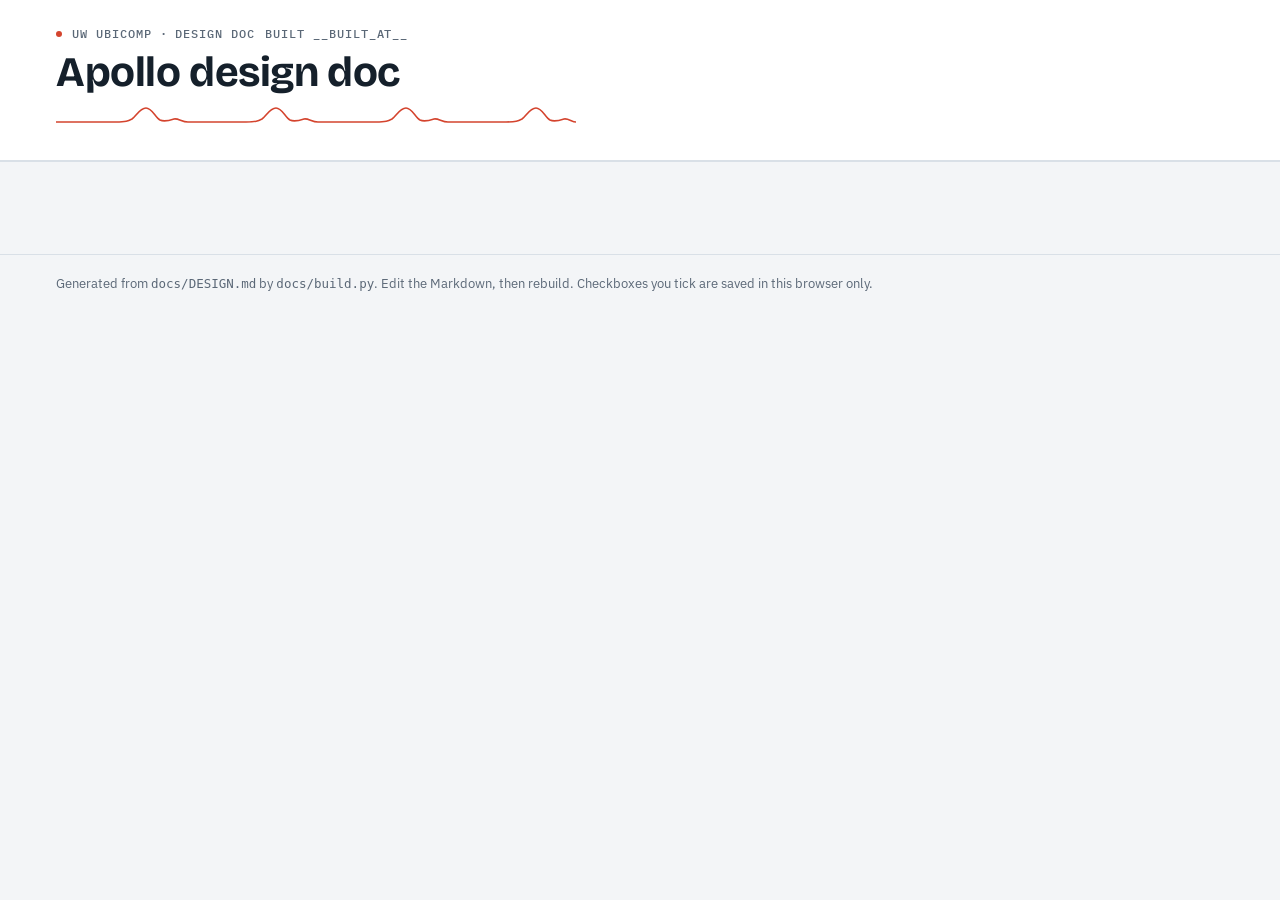
<file: docs/assets/template.html>
<!doctype html>
<html lang="en">
<head>
<meta charset="utf-8">
<meta name="viewport" content="width=device-width, initial-scale=1, viewport-fit=cover">
<title>Apollo Design Doc</title>
<link rel="preconnect" href="https://fonts.googleapis.com">
<link rel="preconnect" href="https://fonts.gstatic.com" crossorigin>
<link rel="stylesheet" href="https://fonts.googleapis.com/css2?family=Bricolage+Grotesque:opsz,wght@12..96,500;12..96,700&family=IBM+Plex+Mono:wght@400;500&family=IBM+Plex+Sans:ital,wght@0,400;0,500;0,600;1,400&display=swap">
<style>
/* Layout: sticky header + tab bar; each tab is a two-column page (section index | content);
   the Papers tab is a list/detail instrument panel. Generated from docs/DESIGN.md. */
:root {
  --bg: #f3f5f7;
  --surface: #ffffff;
  --surface-2: #eaeef2;
  --ink: #15202b;
  --muted: #5b6877;
  --line: #d9e0e7;
  --accent: #1c5bc9;
  --accent-soft: #e3ecfb;
  --trace: #d4442e;
  --code-bg: #111a24;
  --code-ink: #dce6f0;
  --core: #1c5bc9;      --core-soft: #e3ecfb;
  --design: #7346bd;    --design-soft: #efe8fa;
  --exp: #a35f00;       --exp-soft: #fbefdc;
  --stretch: #24766a;   --stretch-soft: #dff2ee;
  --ref: #606b78;       --ref-soft: #eceff3;
  --font-display: "Bricolage Grotesque", "IBM Plex Sans", system-ui, sans-serif;
  --font-body: "IBM Plex Sans", system-ui, -apple-system, "Segoe UI", Roboto, sans-serif;
  --font-mono: "IBM Plex Mono", ui-monospace, "SF Mono", Menlo, Consolas, monospace;
  --radius: 10px;
  color-scheme: light;
}
@media (prefers-color-scheme: dark) {
  :root:not([data-theme="light"]) {
    --bg: #0e141a; --surface: #151d26; --surface-2: #1c2631; --ink: #e4eaf0; --muted: #98a6b4; --line: #27323e;
    --accent: #7eaaf5; --accent-soft: #1b2a42; --trace: #f07a64; --code-bg: #0a1017; --code-ink: #d3dde8;
    --core: #7eaaf5; --core-soft: #1b2a42; --design: #b393ea; --design-soft: #2a2140; --exp: #e9a64a; --exp-soft: #33260f;
    --stretch: #5cc2b1; --stretch-soft: #12302b; --ref: #a3adb8; --ref-soft: #222b35;
    color-scheme: dark;
  }
}
:root[data-theme="dark"] {
  --bg: #0e141a; --surface: #151d26; --surface-2: #1c2631; --ink: #e4eaf0; --muted: #98a6b4; --line: #27323e;
  --accent: #7eaaf5; --accent-soft: #1b2a42; --trace: #f07a64; --code-bg: #0a1017; --code-ink: #d3dde8;
  --core: #7eaaf5; --core-soft: #1b2a42; --design: #b393ea; --design-soft: #2a2140; --exp: #e9a64a; --exp-soft: #33260f;
  --stretch: #5cc2b1; --stretch-soft: #12302b; --ref: #a3adb8; --ref-soft: #222b35;
  color-scheme: dark;
}

* { box-sizing: border-box; }
html { -webkit-text-size-adjust: 100%; }
body {
  margin: 0; background: var(--bg); color: var(--ink);
  font: 15px/1.6 var(--font-body);
}
a { color: var(--accent); text-underline-offset: 2px; }
a:focus-visible, button:focus-visible, input:focus-visible { outline: 2px solid var(--accent); outline-offset: 2px; }
[hidden] { display: none !important; }

.wrap { max-width: 1200px; margin: 0 auto; padding-left: max(16px, env(safe-area-inset-left, 0px)); padding-right: max(16px, env(safe-area-inset-right, 0px)); }

/* Header */
header.top { background: var(--surface); border-bottom: 1px solid var(--line); }
header.top .wrap { padding-block: 28px 18px; display: grid; gap: 10px; }
.eyebrow { font: 500 12px/1 var(--font-mono); letter-spacing: .08em; text-transform: uppercase; color: var(--muted); display: flex; gap: 10px; align-items: center; flex-wrap: wrap; }
.eyebrow .dot { width: 6px; height: 6px; border-radius: 50%; background: var(--trace); }
h1.title { font: 700 clamp(28px, 4.2vw, 42px)/1.05 var(--font-display); margin: 0; letter-spacing: -.01em; text-wrap: balance; }
.trace { width: 100%; max-width: 520px; height: 28px; display: block; }
.trace path { fill: none; stroke: var(--trace); stroke-width: 1.6; stroke-linejoin: round; stroke-linecap: round; }
.intro { color: var(--muted); max-width: 78ch; }
.intro p { margin: 0 0 4px; }
.intro code { color: var(--ink); }

/* Tabs */
nav.tabs { position: sticky; top: env(safe-area-inset-top, 0px); z-index: 5; background: var(--surface); border-bottom: 1px solid var(--line); }
body::before { content: ""; position: fixed; inset: 0 0 auto; height: env(safe-area-inset-top, 0px); z-index: 10; background: var(--surface); }
nav.tabs .wrap { display: flex; gap: 4px; overflow-x: auto; scrollbar-width: none; }
nav.tabs .wrap::-webkit-scrollbar { display: none; }
.tab {
  appearance: none; border: 0; background: none; color: var(--muted); cursor: pointer;
  font: 500 14px/1 var(--font-body); padding: 14px 12px 12px; border-bottom: 2px solid transparent; white-space: nowrap;
  display: inline-flex; gap: 8px; align-items: center;
}
.tab:hover { color: var(--ink); }
.tab[aria-selected="true"] { color: var(--ink); border-bottom-color: var(--accent); }
.tab .n { font: 500 11px/1 var(--font-mono); color: var(--muted); background: var(--surface-2); border-radius: 999px; padding: 3px 6px; }

/* Page */
main .wrap { padding-block: 28px 64px; }
.page { display: grid; grid-template-columns: 220px minmax(0, 1fr); gap: 40px; align-items: start; }
.toc { position: sticky; top: calc(env(safe-area-inset-top, 0px) + 64px); display: grid; gap: 2px; font-size: 13.5px; }
.toc .label { font: 500 11px/1 var(--font-mono); letter-spacing: .08em; text-transform: uppercase; color: var(--muted); margin: 0 0 8px 10px; }
.toc a { color: var(--muted); text-decoration: none; padding: 6px 10px; border-radius: 6px; border-left: 2px solid transparent; }
.toc a:hover { color: var(--ink); background: var(--surface-2); }
.toc a.on { color: var(--ink); border-left-color: var(--accent); background: var(--surface); }

/* Content typography */
.content { min-width: 0; max-width: 860px; }
.content > :first-child { margin-top: 0; }
.content p, .content li { max-width: 76ch; }
.content h3 { font: 700 22px/1.25 var(--font-display); margin: 44px 0 12px; padding-top: 20px; border-top: 1px solid var(--line); scroll-margin-top: 80px; text-wrap: balance; }
.content > h3:first-child { border-top: 0; padding-top: 0; }
.content h4 { font: 600 15.5px/1.3 var(--font-body); margin: 28px 0 8px; }
.content ul, .content ol { padding-left: 22px; }
.content li { margin: 4px 0; }
.content li > ul, .content li > ol { margin: 4px 0; }
.content code { font: 0.88em var(--font-mono); background: var(--surface-2); padding: 1px 5px; border-radius: 4px; overflow-wrap: anywhere; }
.content strong { font-weight: 600; }
.content hr { border: 0; border-top: 1px solid var(--line); margin: 32px 0; }
.content li:has(> input[type="checkbox"]) { list-style: none; margin-left: -22px; display: flex; gap: 10px; align-items: baseline; }
.content input[type="checkbox"] { accent-color: var(--accent); width: 16px; height: 16px; flex: none; transform: translateY(2px); cursor: pointer; }

.table-wrap { overflow-x: auto; margin: 14px 0 18px; border: 1px solid var(--line); border-radius: var(--radius); background: var(--surface); }
table { border-collapse: collapse; width: 100%; font-size: 14px; font-variant-numeric: tabular-nums; }
th, td { text-align: left; vertical-align: top; padding: 9px 12px; border-bottom: 1px solid var(--line); }
tr:last-child td { border-bottom: 0; }
th { font: 500 11.5px/1.3 var(--font-mono); letter-spacing: .05em; text-transform: uppercase; color: var(--muted); background: var(--surface-2); white-space: nowrap; }
td:first-child { font-weight: 500; }

.code { position: relative; margin: 14px 0 18px; }
.code pre { margin: 0; background: var(--code-bg); color: var(--code-ink); border-radius: var(--radius); padding: 14px 16px; overflow-x: auto; font: 13px/1.55 var(--font-mono); }
.code pre code { background: none; padding: 0; font: inherit; color: inherit; overflow-wrap: normal; }
.code .lang { position: absolute; top: 8px; right: 64px; font: 500 10.5px/1 var(--font-mono); letter-spacing: .06em; text-transform: uppercase; color: #8b9aab; }
.copy {
  position: absolute; top: 6px; right: 6px; appearance: none; cursor: pointer;
  font: 500 11px/1 var(--font-mono); color: #c8d4e0; background: #233140; border: 1px solid #33445a; border-radius: 6px; padding: 6px 8px;
}
.copy:hover { background: #2c3d50; }

/* Papers */
.papers-intro { max-width: 860px; margin-bottom: 26px; }
.papers-intro > :first-child { margin-top: 0; }
details.overview summary { cursor: pointer; color: var(--accent); font-weight: 500; font-size: 14px; }
details.overview[open] summary { margin-bottom: 4px; }
.papers { display: grid; grid-template-columns: 300px minmax(0, 1fr); gap: 32px; align-items: start; }
.paper-side { position: sticky; top: calc(env(safe-area-inset-top, 0px) + 64px); display: grid; gap: 12px; }
.filters { display: flex; flex-wrap: wrap; gap: 6px; }
.chip {
  appearance: none; cursor: pointer; border: 1px solid var(--line); background: var(--surface); color: var(--muted);
  font: 500 12px/1 var(--font-body); padding: 7px 10px; border-radius: 999px;
}
.chip[aria-pressed="true"] { color: var(--ink); border-color: var(--ink); }
.paper-list { display: grid; gap: 6px; max-height: calc(100vh - 220px); overflow-y: auto; padding-right: 4px; }
.paper-item {
  appearance: none; text-align: left; cursor: pointer; width: 100%;
  border: 1px solid var(--line); background: var(--surface); color: var(--ink); border-radius: var(--radius);
  padding: 10px 12px; display: grid; gap: 4px; font: inherit;
}
.paper-item:hover { border-color: var(--muted); }
.paper-item[aria-current="true"] { border-color: var(--accent); box-shadow: inset 3px 0 0 var(--accent); }
.paper-item .name { font-weight: 600; font-size: 14px; line-height: 1.3; }
.paper-item .what { font-size: 12.5px; color: var(--muted); line-height: 1.35; }
.badge { justify-self: start; font: 500 10.5px/1 var(--font-mono); letter-spacing: .05em; text-transform: uppercase; padding: 4px 7px; border-radius: 5px; border: 1px solid currentColor; }
.t-core { color: var(--core); background: var(--core-soft); }
.t-design { color: var(--design); background: var(--design-soft); }
.t-experimental { color: var(--exp); background: var(--exp-soft); }
.t-stretch { color: var(--stretch); background: var(--stretch-soft); }
.t-reference { color: var(--ref); background: var(--ref-soft); }

.paper-detail { min-width: 0; }
.paper-card { background: var(--surface); border: 1px solid var(--line); border-radius: 14px; padding: 26px 28px 30px; }
.paper-card h3 { font: 700 26px/1.15 var(--font-display); margin: 10px 0 6px; padding: 0; border: 0; text-wrap: balance; }
.paper-card .cite { color: var(--muted); font-size: 13.5px; margin: 0 0 18px; max-width: 80ch; }
.specs { display: grid; grid-template-columns: repeat(2, minmax(0, 1fr)); gap: 1px; background: var(--line); border: 1px solid var(--line); border-radius: var(--radius); overflow: hidden; margin: 0 0 8px; }
.spec { background: var(--surface-2); padding: 10px 12px; min-width: 0; }
.spec dt { font: 500 10.5px/1.2 var(--font-mono); letter-spacing: .06em; text-transform: uppercase; color: var(--muted); margin-bottom: 4px; }
.spec dd { margin: 0; font-size: 13.5px; line-height: 1.45; overflow-wrap: anywhere; }
.spec.wide { grid-column: 1 / -1; }
.paper-card h4 { font: 600 12px/1 var(--font-mono); letter-spacing: .08em; text-transform: uppercase; color: var(--muted); margin: 30px 0 10px; padding-top: 16px; border-top: 1px solid var(--line); }
.pager { display: flex; justify-content: space-between; gap: 12px; margin-top: 14px; }
.pager button { appearance: none; cursor: pointer; border: 1px solid var(--line); background: var(--surface); color: var(--ink); border-radius: 8px; padding: 9px 12px; font: 500 13px/1.2 var(--font-body); max-width: 48%; text-align: left; }
.pager button:hover { border-color: var(--muted); }
.pager button:last-child { text-align: right; margin-left: auto; }
.pager small { display: block; color: var(--muted); font-size: 11px; margin-bottom: 3px; }

footer { color: var(--muted); font-size: 12.5px; border-top: 1px solid var(--line); }
footer .wrap { padding-block: 18px 28px; }

/* Narrow screens */
@media (max-width: 920px) {
  .page { grid-template-columns: minmax(0, 1fr); gap: 16px; }
  .toc { position: static; display: flex; overflow-x: auto; gap: 6px; padding-bottom: 6px; }
  .toc .label { display: none; }
  .toc a { white-space: nowrap; border: 1px solid var(--line); border-radius: 999px; background: var(--surface); }
  .toc a.on { border-color: var(--accent); }
  .papers { grid-template-columns: minmax(0, 1fr); gap: 16px; }
  .paper-side { position: static; }
  .paper-list { display: flex; overflow-x: auto; max-height: none; padding-bottom: 6px; }
  .paper-item { min-width: 210px; }
}
@media (max-width: 560px) {
  .specs { grid-template-columns: minmax(0, 1fr); }
  .paper-card { padding: 18px 16px 22px; }
}
@media (prefers-reduced-motion: no-preference) {
  .panel { animation: fade .18s ease-out; }
  @keyframes fade { from { opacity: .6; } to { opacity: 1; } }
}
</style>
</head>
<body>
<header class="top">
  <div class="wrap">
    <div class="eyebrow"><span class="dot"></span><span>UW Ubicomp · design doc</span><span id="built">built __BUILT_AT__</span></div>
    <h1 class="title" id="doc-title">Apollo design doc</h1>
    <svg class="trace" viewBox="0 0 520 28" aria-hidden="true" preserveAspectRatio="none">
      <path d="M0 18 L60 18 C70 18 72 17 76 15 C80 12 84 4 90 4 C96 4 99 13 104 16 C108 18 112 17 118 15 C122 14 126 18 132 18 L190 18 C200 18 202 17 206 15 C210 12 214 4 220 4 C226 4 229 13 234 16 C238 18 242 17 248 15 C252 14 256 18 262 18 L320 18 C330 18 332 17 336 15 C340 12 344 4 350 4 C356 4 359 13 364 16 C368 18 372 17 378 15 C382 14 386 18 392 18 L450 18 C460 18 462 17 466 15 C470 12 474 4 480 4 C486 4 489 13 494 16 C498 18 502 17 508 15 C512 14 516 18 520 18"/>
    </svg>
    <div class="intro" id="intro"></div>
  </div>
</header>
<nav class="tabs" aria-label="Sections"><div class="wrap" role="tablist" id="tabs"></div></nav>
<main><div class="wrap" id="panels"><noscript>This page needs JavaScript to render. Read docs/DESIGN.md instead.</noscript></div></main>
<footer><div class="wrap">Generated from <code>docs/DESIGN.md</code> by <code>docs/build.py</code>. Edit the Markdown, then rebuild. Checkboxes you tick are saved in this browser only.</div></footer>

<script type="text/markdown" id="design-md"><!--__DESIGN_MD__--></script>
<script>/*__MARKED__*/</script>
<script>
(function () {
  "use strict";
  var STORE = "apollo-doc:";
  var TIERS = [
    { key: "core", label: "Core v1" },
    { key: "design", label: "Design input" },
    { key: "experimental", label: "Experimental" },
    { key: "stretch", label: "Stretch" },
    { key: "reference", label: "Reference" }
  ];

  function slug(s) { return s.toLowerCase().replace(/[^a-z0-9]+/g, "-").replace(/^-+|-+$/g, ""); }
  function el(tag, cls, html) { var e = document.createElement(tag); if (cls) e.className = cls; if (html != null) e.innerHTML = html; return e; }
  function store(k, v) { try { if (v === undefined) return localStorage.getItem(STORE + k); localStorage.setItem(STORE + k, v); } catch (e) { return null; } }
  function tierOf(text) {
    var t = (text || "").toLowerCase();
    for (var i = 0; i < TIERS.length; i++) if (t.indexOf(TIERS[i].key) === 0 || t.indexOf(TIERS[i].label.toLowerCase()) === 0) return TIERS[i];
    return TIERS[TIERS.length - 1];
  }

  var raw = document.getElementById("design-md").textContent.replace(/<\\\/script/gi, "</script");
  var tmp = document.createElement("div");
  tmp.innerHTML = marked.parse(raw, { gfm: true });
  var nodes = Array.prototype.slice.call(tmp.children);

  // Title, intro, then one tab per H2.
  var i = 0;
  if (nodes[0] && nodes[0].tagName === "H1") { document.getElementById("doc-title").textContent = nodes[0].textContent; i = 1; }
  var intro = document.getElementById("intro");
  while (i < nodes.length && nodes[i].tagName !== "H2") intro.appendChild(nodes[i++]);
  var tabs = [];
  for (; i < nodes.length; i++) {
    if (nodes[i].tagName === "H2") tabs.push({ title: nodes[i].textContent, id: slug(nodes[i].textContent), nodes: [] });
    else if (tabs.length) tabs[tabs.length - 1].nodes.push(nodes[i]);
  }

  function enhance(root, tabId) {
    root.querySelectorAll("table").forEach(function (t) { var w = el("div", "table-wrap"); t.parentNode.insertBefore(w, t); w.appendChild(t); });
    root.querySelectorAll("pre").forEach(function (pre) {
      var w = el("div", "code"); pre.parentNode.insertBefore(w, pre); w.appendChild(pre);
      var code = pre.querySelector("code"); var m = code && /language-(\w+)/.exec(code.className);
      if (m) w.appendChild(el("span", "lang", m[1]));
      var b = el("button", "copy", "Copy"); b.type = "button";
      b.addEventListener("click", function () {
        var text = pre.innerText;
        var done = function () { b.textContent = "Copied"; setTimeout(function () { b.textContent = "Copy"; }, 1400); };
        try { navigator.clipboard.writeText(text).then(done, function () { selectText(pre); }); } catch (e) { selectText(pre); }
      });
      w.appendChild(b);
    });
    root.querySelectorAll('input[type="checkbox"]').forEach(function (cb) {
      var key = tabId + ":" + cb.parentNode.textContent.trim().slice(0, 120);
      cb.disabled = false;
      var saved = store(key); if (saved !== null) cb.checked = saved === "1";
      cb.addEventListener("change", function () { store(key, cb.checked ? "1" : "0"); });
    });
    root.querySelectorAll('a[href^="http"]').forEach(function (a) { a.target = "_blank"; a.rel = "noopener"; });
  }
  function selectText(node) { var r = document.createRange(); r.selectNodeContents(node); var s = getSelection(); s.removeAllRanges(); s.addRange(r); }

  var tabBar = document.getElementById("tabs");
  var panels = document.getElementById("panels");
  var api = {};

  tabs.forEach(function (tab) {
    var btn = el("button", "tab"); btn.type = "button"; btn.setAttribute("role", "tab"); btn.id = "tab-" + tab.id;
    btn.appendChild(document.createTextNode(tab.title));
    var panel = el("section", "panel"); panel.setAttribute("role", "tabpanel"); panel.setAttribute("aria-labelledby", btn.id); panel.hidden = true;
    tab.btn = btn; tab.panel = panel;
    tabBar.appendChild(btn); panels.appendChild(panel);
    if (tab.id === "papers") buildPapers(tab); else buildPage(tab);
  });

  function buildPage(tab) {
    var page = el("div", "page"), toc = el("nav", "toc"), content = el("div", "content");
    toc.setAttribute("aria-label", tab.title + " sections");
    toc.appendChild(el("div", "label", "On this tab"));
    tab.nodes.forEach(function (n) {
      if (n.tagName === "H3") {
        n.id = tab.id + "--" + slug(n.textContent);
        var a = el("a"); a.href = "#" + tab.id + "/" + slug(n.textContent); a.textContent = n.textContent; a.dataset.target = n.id;
        a.addEventListener("click", function (ev) { ev.preventDefault(); go(tab.id, slug(n.textContent)); });
        toc.appendChild(a);
      }
      content.appendChild(n);
    });
    enhance(content, tab.id);
    page.appendChild(toc); page.appendChild(content); tab.panel.appendChild(page);
    var links = toc.querySelectorAll("a");
    api[tab.id] = {
      open: function (sub) {
        var target = sub && document.getElementById(tab.id + "--" + sub);
        if (target) target.scrollIntoView({ block: "start" });
      },
      spy: function () {
        var current = null;
        links.forEach(function (a) { var h = document.getElementById(a.dataset.target); if (h && h.getBoundingClientRect().top < 140) current = a; });
        links.forEach(function (a) { a.classList.toggle("on", a === current); });
      }
    };
    tab.btn.appendChild(el("span", "n", String(links.length)));
  }

  function buildPapers(tab) {
    var introBox = el("div", "content papers-intro"), papers = [], cur = null;
    tab.nodes.forEach(function (n) {
      if (n.tagName === "H3") { cur = { title: n.textContent, id: slug(n.textContent), heading: n, nodes: [] }; papers.push(cur); }
      else if (cur) cur.nodes.push(n); else introBox.appendChild(n);
    });
    enhance(introBox, tab.id);
    // The overview table repeats the panel list, so it starts folded on this page.
    introBox.querySelectorAll(".table-wrap").forEach(function (w) {
      var d = el("details", "overview"); d.appendChild(el("summary", null, "All papers at a glance"));
      w.parentNode.insertBefore(d, w); d.appendChild(w);
    });
    tab.panel.appendChild(introBox);

    var wrap = el("div", "papers"), side = el("div", "paper-side"), filters = el("div", "filters"), list = el("div", "paper-list"), detail = el("div", "paper-detail");
    list.setAttribute("aria-label", "Papers");
    var active = "all";
    var chipAll = chip("All", "all"); filters.appendChild(chipAll);
    TIERS.forEach(function (t) { filters.appendChild(chip(t.label, t.key)); });
    function chip(label, key) {
      var c = el("button", "chip", label); c.type = "button"; c.setAttribute("aria-pressed", key === "all" ? "true" : "false");
      c.addEventListener("click", function () {
        active = key;
        filters.querySelectorAll(".chip").forEach(function (x) { x.setAttribute("aria-pressed", x === c ? "true" : "false"); });
        papers.forEach(function (p) { p.item.hidden = !(key === "all" || p.tier.key === key); });
      });
      return c;
    }

    papers.forEach(function (p, idx) {
      // The first bullet list of "**Key:** value" lines becomes the spec sheet.
      var meta = {}, metaList = null;
      for (var k = 0; k < p.nodes.length; k++) {
        var n = p.nodes[k];
        if (n.tagName === "UL" && n.querySelector("li > strong:first-child")) { metaList = n; break; }
        if (/^H4$/.test(n.tagName)) break;
      }
      if (metaList) {
        metaList.querySelectorAll(":scope > li").forEach(function (li) {
          var s = li.querySelector("strong"); if (!s) return;
          var key = s.textContent.replace(/:\s*$/, "").trim(); s.remove();
          meta[key] = li.innerHTML.trim();
        });
        p.nodes.splice(p.nodes.indexOf(metaList), 1);
      }
      p.tier = tierOf(meta.Tier ? el("div", null, meta.Tier).textContent : "");
      var measures = meta.Measures ? el("div", null, meta.Measures).textContent : "";

      var item = el("button", "paper-item"); item.type = "button";
      item.appendChild(el("span", "badge t-" + p.tier.key, p.tier.label));
      item.appendChild(el("span", "name", p.title));
      item.appendChild(el("span", "what", measures.length > 90 ? measures.slice(0, 88) + "…" : measures));
      item.addEventListener("click", function () { go("papers", p.id); });
      list.appendChild(item); p.item = item;

      var card = el("article", "paper-card"); card.hidden = true; card.id = "paper--" + p.id;
      card.appendChild(el("span", "badge t-" + p.tier.key, p.tier.label));
      card.appendChild(el("h3", null, p.heading.innerHTML));
      if (meta.Paper) card.appendChild(el("p", "cite", meta.Paper));
      var specs = el("dl", "specs");
      var WIDE = { "Measures": 1, "Sensors": 1, "Headline result": 1, "PDF": 1 };
      ["Measures", "Sensors", "Validated on", "Code / data", "Headline result", "PDF"].forEach(function (key) {
        if (!meta[key]) return;
        var s = el("div", "spec" + (WIDE[key] ? " wide" : ""));
        s.appendChild(el("dt", null, key)); s.appendChild(el("dd", null, meta[key])); specs.appendChild(s);
      });
      card.appendChild(specs);
      var body = el("div", "content");
      p.nodes.forEach(function (n) { body.appendChild(n); });
      enhance(body, "papers-" + p.id);
      card.appendChild(body);
      var pager = el("div", "pager");
      if (idx > 0) pager.appendChild(pagerBtn("Previous", papers[idx - 1]));
      if (idx < papers.length - 1) pager.appendChild(pagerBtn("Next", papers[idx + 1]));
      card.appendChild(pager);
      detail.appendChild(card); p.card = card;
    });
    function pagerBtn(label, target) {
      var b = el("button"); b.type = "button";
      b.innerHTML = "<small>" + label + "</small>" + target.title;
      b.addEventListener("click", function () { go("papers", target.id); });
      return b;
    }

    side.appendChild(filters); side.appendChild(list);
    wrap.appendChild(side); wrap.appendChild(detail);
    tab.panel.appendChild(wrap);
    tab.btn.appendChild(el("span", "n", String(papers.length)));

    api.papers = {
      open: function (sub, byUser) {
        var pick = papers.filter(function (p) { return p.id === sub; })[0] || papers[0];
        papers.forEach(function (p) { p.card.hidden = p !== pick; p.item.setAttribute("aria-current", p === pick ? "true" : "false"); });
        if (pick.item.hidden) chipAll.click();
        if (byUser) {
          // Keep the chosen card's top in view without jumping the page around.
          var top = wrap.getBoundingClientRect().top + window.scrollY - 64;
          if (window.scrollY > top) window.scrollTo(0, top);
          var lr = list.getBoundingClientRect(), ir = pick.item.getBoundingClientRect();
          if (ir.left < lr.left || ir.right > lr.right) list.scrollLeft += ir.left - lr.left - 8;
          if (ir.top < lr.top || ir.bottom > lr.bottom) list.scrollTop += ir.top - lr.top - 8;
        }
      },
      spy: function () {}
    };
  }

  var current = null;
  function show(id, sub, byUser) {
    var tab = tabs.filter(function (t) { return t.id === id; })[0] || tabs[0];
    tabs.forEach(function (t) { var on = t === tab; t.panel.hidden = !on; t.btn.setAttribute("aria-selected", on ? "true" : "false"); });
    var switched = current !== tab.id;
    current = tab.id;
    if (switched && byUser) {
      var navTop = panels.getBoundingClientRect().top + window.scrollY - 52;
      if (window.scrollY > navTop) window.scrollTo(0, navTop);
    }
    api[tab.id].open(sub, byUser);
    store("tab", tab.id);
    var hash = "#" + tab.id + (sub ? "/" + sub : "");
    if (location.hash !== hash) history.replaceState(null, "", hash);
    api[tab.id].spy();
  }
  function go(id, sub) { show(id, sub, true); }
  tabs.forEach(function (t) { t.btn.onclick = function () { go(t.id); }; });

  window.addEventListener("hashchange", function () { route(true); });
  window.addEventListener("scroll", function () { if (current && api[current]) api[current].spy(); }, { passive: true });
  function route(byUser) {
    var h = decodeURIComponent(location.hash.replace(/^#/, ""));
    if (!h) { show(store("tab") || tabs[0].id, null, byUser); return; }
    var parts = h.split("/");
    show(parts[0], parts[1], byUser);
  }
  route(false);
  // A section deep link (#tab/section) still lands on its heading once layout settles.
  var first = decodeURIComponent(location.hash.replace(/^#/, "")).split("/");
  if (first[1] && first[0] !== "papers" && api[first[0]]) setTimeout(function () { api[first[0]].open(first[1]); }, 0);
})();
</script>
</body>
</html>
</file>
<file: design-pitch/styles.css>
*{box-sizing:border-box}html{scroll-behavior:smooth}body{margin:0;background:#f6f3ee;color:#2e302d;font-family:-apple-system,BlinkMacSystemFont,"Helvetica Neue",Arial,sans-serif;-webkit-font-smoothing:antialiased}button,input,textarea,select{font:inherit}button,a{ -webkit-tap-highlight-color:transparent}button{cursor:pointer}a{color:inherit;text-decoration:none}button:focus-visible,a:focus-visible,input:focus-visible,textarea:focus-visible{outline:3px solid #8c9d77;outline-offset:4px}button{color:inherit}img{max-width:100%}.pitch-nav{height:100px;padding:0 6%;display:flex;align-items:center;justify-content:space-between;border-bottom:1px solid #dddcd4}.wordmark{font-size:38px;letter-spacing:-2.2px;font-weight:750}.wordmark span{font-size:12px;vertical-align:top;letter-spacing:0;margin:8px 0 0 5px;display:inline-block}.pitch-nav nav{display:flex;gap:36px;align-items:center;font-size:14px}.pitch-nav button,.pitch-button{padding:16px 22px;border:0;border-radius:100px;background:#2e302d;color:white;font-weight:550}.pitch-nav button span{margin-left:22px}.hero{padding:88px 6% 0;position:relative;min-height:900px;overflow:hidden}.eyebrow{font-size:10px;font-weight:650;letter-spacing:2px}.hero-copy{position:relative;z-index:2;width:42%}.hero h1{font-size:clamp(64px,6.3vw,98px);line-height:1.02;letter-spacing:-5px;font-weight:550;margin:35px 0 28px}.hero em{font-family:Georgia,serif;font-weight:400;color:#d86c5c}.hero-copy>p{font-size:20px;line-height:1.65;color:#777b73}.hero-actions{display:flex;gap:22px;align-items:center;margin-top:36px}.hero-actions>span{font-size:11px;line-height:1.6;color:#777b73}.pitch-button{font-size:13px;background:#ed7768;color:#342720}.pitch-button span{margin-left:30px}.hero-signature{display:flex;align-items:center;gap:14px;margin-top:60px}.hero-signature img{width:58px;height:78px;object-fit:contain}.hero-signature div{display:flex;flex-direction:column;gap:6px;font-size:12px}.hero-signature div span{font-size:11px;color:#7a7e76}.hero-phones{position:absolute;left:48%;top:80px;display:flex;align-items:center;gap:28px;transform-origin:top left}.hero-phones .phone:first-child{transform:translateY(64px) rotate(-5deg);box-shadow:0 35px 60px #625c4225}.hero-phones .phone:last-child{transform:rotate(6deg);box-shadow:0 35px 60px #625c4225}.hero-foot{display:flex;justify-content:space-between;border-top:1px solid #dddcd4;margin-top:130px;padding:24px 0;font-size:9px;letter-spacing:1.6px;color:#797d73}.direction,.screens-section,.handoff{padding:90px 6%}.direction{background:#eeeae3}.section-heading{display:flex;justify-content:space-between;align-items:flex-end;gap:60px;margin-bottom:46px}.section-heading h2,.handoff h2{font-size:50px;font-weight:500;letter-spacing:-2px;line-height:1.12;margin:20px 0 0}.section-heading p{max-width:360px;font-size:15px;line-height:1.8;color:#74796f;margin:0}.section-heading small{display:block;font-size:11px;color:#929489;margin-top:12px}.brand-grid{display:grid;grid-template-columns:1fr 1fr;gap:20px}.mascot-panel{border-radius:28px;background:#f9e7df;min-height:540px;display:flex;align-items:center;flex-direction:column;justify-content:space-between;padding:30px}.mascot-panel>img{height:420px;object-fit:contain}.brand-caption{font-size:11px;color:#90736b}.identity-panel{display:flex;flex-direction:column;gap:20px}.logo-lockup{background:#faf9f5;border-radius:28px;flex:1;display:flex;align-items:center;justify-content:center;flex-direction:column;padding:25px}.app-icon{background:#f4d9c9;width:116px;height:116px;border-radius:27px;overflow:hidden;position:relative;box-shadow:0 9px 25px #583c2420}.app-icon img{position:absolute;width:101px;max-width:none;left:8px;top:8px}.logo-type{font-size:58px;letter-spacing:-3px;font-weight:700;margin-top:10px}.logo-lockup p{font-size:11px;color:#8c8e86;margin-top:4px}.swatches{display:flex;border-radius:22px;overflow:hidden;height:115px}.swatches>div{background:var(--swatch);width:25%;padding:56px 16px 15px;display:flex;flex-direction:column;gap:6px;font-size:10px}.swatches span{font-size:9px;opacity:.7}.principles{display:grid;grid-template-columns:repeat(3,1fr);gap:50px;margin-top:48px}.principles>div{position:relative;padding-left:36px}.principles>div>span{position:absolute;left:0;top:3px;font-size:11px;color:#bc7568}.principles h3{font-size:16px;margin:0 0 10px;font-weight:600}.principles p{font-size:13px;line-height:1.7;color:#7b7e75;margin:0}.screen-controls{display:flex;justify-content:space-between;align-items:center;gap:20px;margin:0 0 45px;position:sticky;top:0;background:#f6f3eeeF;z-index:10;padding:17px 0;backdrop-filter:blur(12px)}#filters{display:flex;gap:6px;flex-wrap:wrap}#filters button{background:transparent;border:1px solid #dcded5;border-radius:50px;padding:10px 15px;font-size:11px}#filters button.active{background:#2e302d;color:#fff;border-color:#2e302d}.theme-control{font-size:11px;display:flex;align-items:center;gap:7px;white-space:nowrap}.theme-control input{accent-color:#d76a5c}.group-head{display:flex;align-items:baseline;justify-content:space-between;margin-bottom:27px}.group-head h3{font-size:24px;font-weight:500;letter-spacing:-.7px;margin:0}.group-head span{font-size:11px;color:#7b8075}.screen-grid{display:grid;grid-template-columns:repeat(4,minmax(0,1fr));gap:36px 22px}.screen-group{margin-bottom:70px}.screen-tile{min-width:0}.phone-holder{width:100%;aspect-ratio:360/780;position:relative}.phone-holder .phone{transform-origin:top left;transform:scale(var(--scale,.8));cursor:pointer}.screen-caption{display:flex;gap:10px;margin-top:16px}.screen-caption>span{font-size:10px;color:#b78476;padding-top:2px}.screen-caption h4{font-size:12px;margin:0 0 6px;font-weight:600}.screen-caption p{font-size:10px;line-height:1.6;color:#8a8c82;margin:0}.handoff{background:#e9eae2;display:grid;grid-template-columns:1fr 1fr;gap:80px}.handoff-items{display:grid;grid-template-columns:1fr 1fr;gap:20px}.handoff-items p{font-size:12px;line-height:1.8;color:#74796f;margin:0}.handoff-items b{display:block;color:#3c4237;font-size:13px;margin-bottom:5px}.pitch-footer{padding:36px 6%;display:flex;justify-content:space-between;align-items:center;font-size:10px;color:#7c8077}.pitch-footer .wordmark{font-size:25px;color:#2e302d}.pitch-footer>a{text-decoration:underline}dialog{border:0;border-radius:28px;padding:24px;background:#eeebe5;max-width:calc(100% - 24px);max-height:calc(100% - 24px);width:700px;box-shadow:0 40px 100px #0005}dialog::backdrop{background:#252a2780;backdrop-filter:blur(10px)}.prototype-toolbar{display:flex;justify-content:space-between;align-items:center;padding:0 5px 20px}.prototype-toolbar b{display:block;font-size:15px}.prototype-toolbar span{display:block;font-size:11px;color:#7c8077;margin-top:5px}.prototype-toolbar button,.browse-arrow{border:0;background:#fff9;border-radius:50%;height:40px;width:40px;font-size:20px}.prototype-stage{display:flex;justify-content:center;align-items:center;gap:35px}#prototype-note{font-size:12px;line-height:1.7;color:#74776e;max-width:440px;text-align:center;margin:20px auto 0}.phone{--surface:#f6f3ee;--panel:#fffefa;--ink:#30342f;--muted:#83877d;--line:#e9e8df;--coral:#ed7768;--coral-text:#aa493b;--soft:#fae7e0;--sage:#7c9366;--green-bg:#e9efdf;--amber:#8c692b;--amber-bg:#f6edd8;--blue:#718da0;width:360px;height:780px;border:7px solid #fbfaf7;border-radius:48px;background:var(--surface);position:relative;overflow:hidden;box-shadow:0 1px 0 1px #dcdcd2,0 12px 24px #4e503b09;color:var(--ink);font-family:-apple-system,BlinkMacSystemFont,"Helvetica Neue",Arial,sans-serif}.phone.dark{--surface:#191c19;--panel:#252925;--ink:#f4f1e9;--muted:#a0a89b;--line:#373e34;--coral-text:#f5a796;--soft:#3d3029;--green-bg:#303a28;--sage:#adbe98;--amber-bg:#403926;--amber:#dfc17a;--blue:#9bb7c9;border-color:#363b34}.statusbar{height:43px;padding:13px 25px 8px;display:flex;justify-content:space-between;font-size:11px;font-weight:600;align-items:center}.status-icons{display:flex;gap:5px;align-items:center}.status-icons svg{width:13px;height:13px}.battery{display:inline-block;width:19px;height:9px;border:1px solid currentColor;border-radius:3px;position:relative}.battery:before{content:"";position:absolute;inset:1px 3px 1px 1px;background:currentColor;border-radius:1px}.battery:after{content:"";width:2px;height:4px;background:currentColor;position:absolute;right:-3px;top:1.5px}.screen{height:700px;overflow:hidden;position:relative;padding:12px 19px 24px}.phone.has-nav .screen{height:620px;padding-bottom:15px}.phone.interactive .screen{overflow-y:auto;scrollbar-width:none}.phone.interactive .screen::-webkit-scrollbar{display:none}.phone h1,.phone h2,.phone h3,.phone p{margin:0}.phone h1{font-size:31px;line-height:1.1;letter-spacing:-1.2px;font-weight:650}.phone h2{font-size:24px;line-height:1.14;letter-spacing:-.7px;font-weight:600}.phone h3{font-size:15px;line-height:1.35;font-weight:600}.phone p{font-size:13px;line-height:1.6;color:var(--muted)}.phone small{font-size:10px;line-height:1.5;color:var(--muted)}.phone .overline{font-size:9px;letter-spacing:1.5px;color:var(--muted);font-weight:600}.page-heading{margin-bottom:22px}.heading-row{display:flex;justify-content:space-between;align-items:center;gap:12px;margin-top:8px}.page-heading>p{margin-top:9px}.icon{width:19px;height:19px;display:inline-block;vertical-align:middle;flex-shrink:0}.icon-circle{height:36px;width:36px;display:flex;align-items:center;justify-content:center;border-radius:50%;background:var(--panel);border:0}.back-row{display:flex;justify-content:space-between;align-items:center;font-size:11px;margin-bottom:24px;color:var(--muted)}.back-row button{padding:0;background:none;border:0;display:flex;align-items:center;gap:3px}.back-row .icon{width:15px}.card{padding:17px;background:var(--panel);border-radius:21px;margin-bottom:12px}.card.soft{background:var(--soft)}.card.sage{background:var(--green-bg)}.card.amber{background:var(--amber-bg)}.card>p{font-size:12px;margin-top:5px}.card-title{display:flex;justify-content:space-between;align-items:center;font-size:12px;font-weight:550;gap:8px}.card-title>span{display:flex;align-items:center;gap:7px}.card-title .icon{color:var(--coral);width:17px;height:17px}.card-title small{font-size:9px;font-weight:400}.measure-value{font-size:47px;font-weight:550;letter-spacing:-2px;line-height:1.12;margin-top:12px;font-variant-numeric:tabular-nums}.measure-value span{font-size:13px;font-weight:400;letter-spacing:0;color:var(--muted);margin-left:5px}.small-value{font-size:29px;font-weight:550;letter-spacing:-1px;margin:12px 0 5px}.small-value span{font-size:11px;letter-spacing:0;font-weight:400;color:var(--muted)}.metric-row{display:flex;align-items:center;justify-content:space-between;gap:8px}.metric-row .spark{width:124px;height:49px}.chip{font-size:9px;font-weight:550;border-radius:20px;display:inline-flex;align-items:center;gap:4px;padding:5px 8px;background:var(--green-bg);color:var(--sage)}.chip .icon{width:11px;height:11px}.chip.warn{background:var(--amber-bg);color:var(--amber)}.chip.neutral{background:var(--surface);color:var(--muted)}.two-col{display:grid;grid-template-columns:1fr 1fr;gap:10px}.two-col .card{padding:15px}.two-col .card-title{font-size:11px}.quiet-row{display:flex;justify-content:space-between;align-items:center;gap:12px;padding:12px 0;border-bottom:1px solid var(--line);font-size:12px}.quiet-row:last-child{border-bottom:0;padding-bottom:2px}.quiet-row:first-child{padding-top:2px}.quiet-row b{font-weight:550}.quiet-row .leading{display:flex;gap:10px;align-items:center}.quiet-row .icon{color:var(--muted);width:17px}.quiet-row small{display:block;margin-top:3px}.section-label{font-size:15px;font-weight:600;margin:18px 0 11px;display:flex;justify-content:space-between;align-items:center}.section-label button{border:0;background:none;font-size:10px;color:var(--coral-text);padding:2px 0}.primary,.secondary,.text-action{border:0;border-radius:14px;min-height:46px;padding:12px 16px;width:100%;font-size:12px;font-weight:600;display:flex;align-items:center;justify-content:center;gap:10px;margin-top:11px}.primary{background:var(--coral);color:#40271f}.primary .icon{width:15px}.secondary{background:var(--panel);color:var(--ink);border:1px solid var(--line)}.text-action{background:none;color:var(--muted);font-weight:400;min-height:32px;padding:7px}.primary:disabled{background:var(--line);color:var(--muted);cursor:default}.onboard-hero{position:relative;height:315px;margin:4px -19px 21px;display:flex;align-items:center;justify-content:center;background:radial-gradient(ellipse at 50% 65%,var(--soft),transparent 67%)}.onboard-hero img{height:280px;object-fit:contain}.welcome{text-align:center;padding-top:12px}.welcome .brand-name{font-size:26px;font-weight:700;letter-spacing:-1px}.welcome h1{font-size:33px;margin-bottom:12px}.welcome p{padding:0 9px;font-size:13px}.welcome .primary{margin-top:25px}.step-dots{display:flex;justify-content:center;gap:5px;margin-top:17px}.step-dots i{width:5px;height:5px;background:var(--line);border-radius:100px}.step-dots i.active{width:19px;background:var(--coral)}.onboard-art{height:165px;display:flex;align-items:center;justify-content:center;margin-bottom:17px}.onboard-art>img{height:160px}.large-icon{width:95px;height:95px;background:var(--green-bg);color:var(--sage);border-radius:30px;display:flex;justify-content:center;align-items:center;transform:rotate(-8deg)}.large-icon .icon{height:42px;width:42px;transform:rotate(8deg)}.feature-row{display:flex;gap:14px;align-items:flex-start;margin:18px 0}.feature-row>.icon{width:20px;color:var(--sage);margin-top:2px}.feature-row h3{font-size:12px}.feature-row p{font-size:11px;margin-top:3px}.field{display:block;margin-top:17px;font-size:11px;color:var(--muted)}.field input,.field textarea,.field select{display:block;width:100%;padding:14px;border-radius:13px;background:var(--panel);color:var(--ink);border:1px solid var(--line);font-size:14px;margin-top:8px;resize:none}.field textarea{height:100px;line-height:1.6}.bottom-nav{position:absolute;bottom:21px;left:16px;right:16px;height:66px;border-radius:25px;background:var(--panel);display:flex;justify-content:space-around;align-items:center;box-shadow:0 3px 14px #343f2110;border:1px solid var(--line)}.bottom-nav button{border:0;background:none;display:flex;align-items:center;flex-direction:column;gap:5px;width:66px;padding:8px 2px;font-size:8px;color:var(--muted)}.bottom-nav button.active{color:var(--coral-text)}.bottom-nav .icon{width:20px;height:20px}.home-handle{position:absolute;bottom:7px;left:calc(50% - 47px);width:94px;height:3px;background:var(--ink);border-radius:5px;opacity:.65}.inline-apollo{display:flex;gap:14px;align-items:center}.inline-apollo img{width:44px;height:62px;object-fit:contain}.inline-apollo h3{font-size:12px}.inline-apollo p{font-size:11px;margin-top:4px}.inline-apollo .icon{width:15px;margin-left:auto;color:var(--muted)}.mini-chart{width:100%;height:108px;display:block;margin-top:10px}.mini-chart text{font:9px -apple-system,sans-serif;fill:var(--muted)}.mini-chart .gridline{stroke:var(--line);stroke-width:1}.mini-chart .data-line{fill:none;stroke:var(--coral);stroke-width:2.8;stroke-linecap:round;stroke-linejoin:round}.chart-axis{display:flex;justify-content:space-between;font-size:9px;color:var(--muted);margin-top:7px}.hero-number{font-size:80px;font-weight:450;letter-spacing:-4px;line-height:1.1}.hero-unit{font-size:13px;color:var(--muted);margin-top:4px}.center{text-align:center}.result-hero{padding:26px 0 22px;text-align:center}.result-hero .chip{margin:14px 0 0}.result-hero p{font-size:11px;margin-top:9px}.exam-art{height:150px;display:flex;justify-content:center;align-items:center;margin:3px 0 18px;background:var(--soft);border-radius:24px;position:relative;overflow:hidden}.exam-art img{height:140px;margin:13px 25px 0 0;object-fit:contain;position:relative;z-index:2}.mini-device{width:58px;height:102px;border-radius:12px;background:#616960;transform:rotate(15deg);border:4px solid #a0a69a;position:relative;box-shadow:9px 10px 0 #3d49331a}.mini-device:before{content:"";position:absolute;left:5px;top:6px;width:21px;height:27px;border-radius:5px;background:#333b31}.mini-device:after{content:"";position:absolute;left:10px;top:11px;width:9px;height:9px;border-radius:50%;background:#f2b78b;box-shadow:0 12px 0 -2px #fff7be}.protocol-list{list-style:none;margin:0;padding:0;counter-reset:protocol}.protocol-list li{display:flex;gap:11px;margin:15px 0;font-size:12px;line-height:1.5;color:var(--muted);counter-increment:protocol}.protocol-list li:before{content:counter(protocol);min-width:23px;height:23px;border-radius:50%;display:flex;align-items:center;justify-content:center;background:var(--soft);color:var(--coral-text);font-size:10px;font-weight:600}.protocol-list strong{color:var(--ink);font-weight:550}.footnote{font-size:10px!important;line-height:1.6!important;margin-top:13px!important}.step-tag{display:flex;align-items:center;gap:8px;font-size:10px;color:var(--muted);margin-bottom:24px}.step-tag>i{height:3px;flex:1;background:var(--line);border-radius:3px}.step-tag>i.done{background:var(--coral)}.timer-ring{width:215px;height:215px;position:relative;display:grid;place-items:center;margin:28px auto}.timer-ring svg{position:absolute;inset:0;width:100%;height:100%;transform:rotate(-90deg)}.timer-ring circle{fill:none;stroke:var(--line);stroke-width:5}.timer-ring circle.progress{stroke:var(--coral);stroke-dasharray:628;stroke-dashoffset:var(--offset,260);stroke-linecap:round}.timer-ring .hero-number{font-size:68px;letter-spacing:-3px}.timer-ring small{display:block;font-size:10px;margin-top:5px}.countdown-note{margin:12px auto 24px;max-width:250px;text-align:center}.voice-badge{font-size:10px;display:flex;justify-content:center;gap:7px;align-items:center;color:var(--sage);margin-top:22px}.voice-badge .icon{width:14px}.contact-mode{background:#191d19!important;color:#f6f3eb!important;border-color:#30362e!important}.contact-mode .screen{display:flex;flex-direction:column;justify-content:center;text-align:center;padding-bottom:80px}.contact-mode p,.contact-mode small{color:#a3ad9b}.contact-mode .timer-ring{--line:#343c2e;margin:44px auto}.contact-mode .voice-badge{color:#bdcdaa}.contact-mode .home-handle{background:#eee}.locked{font-size:11px;color:#9aa690;margin-top:28px}.locked .icon{width:12px}.pulse-wave{height:92px;display:block;width:100%}.pulse-wave path{stroke:var(--coral);stroke-width:2.5;fill:none;stroke-linecap:round}.signal-preview{height:220px;border-radius:24px;overflow:hidden;background:#8e3d36;display:grid;grid-template-columns:repeat(5,1fr);gap:3px;padding:12px;position:relative;margin:20px 0}.signal-preview span{background:#bb554e80;border-radius:4px}.signal-preview span.bad{background:#f7c39d9c;border:1px dashed #fff7}.signal-preview:after{content:"Camera coverage";position:absolute;bottom:23px;left:20px;color:#fff9;font-size:10px}.signal-legend{display:flex;justify-content:space-between;font-size:10px;color:var(--muted);margin-bottom:21px}.permission-dialog{background:var(--panel);padding:26px 20px;border-radius:28px;margin:65px 0 20px;text-align:center;box-shadow:0 10px 50px #363b2210}.permission-dialog .icon{width:33px;height:33px;color:var(--coral);margin-bottom:18px}.permission-dialog h2{font-size:22px}.permission-dialog p{font-size:12px;margin:12px 0 21px}.reading-list{padding:0 16px}.reading-list .quiet-row{padding:16px 0}.range-tabs{display:flex;background:var(--line);padding:3px;border-radius:10px;margin:18px 0}.range-tabs button{border:0;background:transparent;color:var(--muted);font-size:10px;padding:8px 0;flex:1;border-radius:8px}.range-tabs button.active{background:var(--panel);color:var(--ink);box-shadow:0 1px 3px #0001}.bar-chart{height:110px;display:flex;gap:15px;align-items:flex-end;padding:12px 6px 0;margin-top:9px}.bar-chart>div{height:var(--height);background:#b3c49d;flex:1;border-radius:6px 6px 2px 2px;min-height:8px}.bar-chart>div:last-child{background:var(--sage)}.progress-track{height:6px;border-radius:5px;background:var(--line);margin:16px 0 9px;overflow:hidden}.progress-track i{display:block;height:100%;width:var(--progress);background:var(--sage);border-radius:5px}.journal-date{font-size:9px;font-weight:600;letter-spacing:.8px;color:var(--muted);margin-bottom:10px}.journal-note{font-size:12px!important;color:var(--ink)!important;margin:9px 0 12px!important}.tags{display:flex;gap:6px;flex-wrap:wrap}.tag{display:inline-block;padding:6px 8px;border-radius:8px;background:var(--surface);color:var(--muted);font-size:9px;border:0}.tag.active{background:var(--soft);color:var(--coral-text)}.moods{display:flex;justify-content:space-between;margin:16px 0 21px;gap:6px}.moods button{background:var(--panel);border:1px solid var(--line);width:51px;height:58px;border-radius:15px;display:flex;flex-direction:column;align-items:center;justify-content:center;gap:5px;font-size:8px;color:var(--muted)}.moods button .icon{width:22px;height:22px}.moods button.active{background:var(--soft);border-color:var(--coral);color:var(--coral-text)}.bubble{max-width:92%;padding:15px;border-radius:19px;background:var(--panel);font-size:12px;line-height:1.65;margin:14px 0}.bubble.user{background:var(--soft);margin-left:auto;border-bottom-right-radius:5px}.bubble.apollo{border-top-left-radius:5px}.bubble .source{font-size:9px;display:block;color:var(--muted);border-top:1px solid var(--line);margin-top:10px;padding-top:9px}.composer{display:flex;gap:8px;margin-top:16px;align-items:center}.composer input{width:100%;min-width:0;background:var(--panel);border:1px solid var(--line);padding:13px 12px;border-radius:25px;font-size:11px;color:var(--ink)}.composer button{width:36px;height:36px;flex-shrink:0;border:0;border-radius:50%;background:var(--coral)}.composer .icon{width:16px}.toggle{width:32px;height:19px;background:var(--sage);border-radius:20px;border:0;position:relative}.toggle:after{content:"";position:absolute;right:2px;top:2px;width:15px;height:15px;border-radius:50%;background:#fff}.toggle.off{background:var(--line)}.toggle.off:after{right:15px}.empty-mascot{height:200px;margin:20px auto;display:block;object-fit:contain}.note-banner{background:var(--soft);padding:12px 14px;border-radius:13px;font-size:11px;line-height:1.6;margin:16px 0;color:var(--coral-text)}.bottom-sheet{background:var(--panel);border-radius:28px 28px 0 0;padding:25px 22px 35px;position:absolute;left:0;right:0;bottom:0;box-shadow:0 -20px 80px #2225}.bottom-sheet:before{content:"";display:block;width:30px;height:4px;background:var(--line);margin:-14px auto 23px;border-radius:10px}.bottom-sheet p{margin:10px 0 20px;font-size:12px}.underlay{opacity:.28}.empty-state .center h2{margin:15px 0 10px}.support-note{font-size:9px!important;margin-top:18px!important;text-align:center}.phone button[data-go],.phone [data-action]{cursor:pointer}.phone .tappable{border:0;width:100%;text-align:left;color:var(--ink)}.spinner-art{width:140px;height:140px;background:var(--soft);border-radius:40px;display:grid;place-items:center;transform:rotate(15deg);margin:90px auto 45px}.spinner-art img{height:147px;transform:rotate(-15deg) translateY(-12px);max-width:none}.check-big{height:80px;width:80px;border-radius:50%;background:var(--green-bg);color:var(--sage);display:flex;align-items:center;justify-content:center;margin:45px auto 26px}.check-big .icon{width:35px;height:35px}.screen-only{background:transparent!important}.screen-only>.pitch-nav,.screen-only>main,.screen-only>.pitch-footer,.screen-only>dialog{display:none!important}.screen-only #export-root{padding:0;display:inline-block}.screen-only .phone{box-shadow:none}.screen-only .phone.interactive .screen{overflow:hidden}
@media(min-width:1550px){.hero-phones{gap:38px;left:48%}}@media(max-width:1200px){.hero{min-height:790px}.hero-phones{transform:scale(.8);left:49%;top:95px}.hero-foot{margin-top:110px}.screen-grid{grid-template-columns:repeat(3,minmax(0,1fr))}.section-heading h2,.handoff h2{font-size:43px}}@media(max-width:900px){.hero-phones{left:54%;transform:scale(.7)}.hero-phones .phone:last-child{display:none}.hero-copy{width:55%}.hero h1{font-size:70px}.hero{min-height:740px}.hero-foot{margin-top:65px}.hero-foot>span{display:none}.section-heading{gap:30px}.section-heading p{max-width:300px}.screen-grid{grid-template-columns:repeat(2,minmax(0,1fr))}.brand-grid{gap:12px}.mascot-panel{min-height:460px}.mascot-panel>img{height:350px}.swatches>div{padding-left:10px;padding-right:4px}.principles{gap:20px}.handoff{gap:30px}.handoff-items{grid-template-columns:1fr}}@media(max-width:600px){.pitch-nav{height:76px}.pitch-nav .wordmark{font-size:31px}.pitch-nav nav{gap:0}.pitch-nav nav>a{display:none}.pitch-nav button{font-size:11px;padding:12px 15px}.hero{padding-top:45px;min-height:auto}.hero-copy{width:100%}.hero h1{font-size:68px;letter-spacing:-3px}.hero-copy>p{font-size:17px}.hero-signature{margin-top:30px}.hero-phones{position:relative;left:auto;top:auto;transform:none;justify-content:center;margin-top:40px;height:700px}.hero-phones .phone:first-child{transform:scale(.87);transform-origin:top center}.hero-foot{margin-top:5px;font-size:8px;letter-spacing:1px}.direction,.screens-section,.handoff{padding:50px 6%}.section-heading{display:block}.section-heading h2,.handoff h2{font-size:38px}.section-heading p{margin-top:23px;max-width:none;font-size:13px}.brand-grid{grid-template-columns:1fr}.mascot-panel{min-height:460px}.identity-panel{min-height:440px}.principles{grid-template-columns:1fr;gap:28px}.screen-controls{align-items:flex-start;flex-direction:column;gap:12px}.screen-grid{grid-template-columns:1fr;max-width:360px;margin:auto}.group-head{gap:15px;align-items:flex-start}.group-head h3{font-size:21px}.group-head span{max-width:100px;line-height:1.5;text-align:right}.handoff{display:block}.handoff-items{margin-top:30px;grid-template-columns:1fr}.pitch-footer{flex-wrap:wrap;gap:20px}.pitch-footer>span:nth-child(2){display:none}.prototype-stage{gap:0}.browse-arrow{display:none}dialog{padding:14px 8px}.prototype-stage .phone{transform-origin:top center}.prototype-toolbar{padding:4px 10px 15px}#prototype-note{padding:0 15px;font-size:11px}.theme-control{min-height:30px}}@media(prefers-reduced-motion:reduce){html{scroll-behavior:auto}}
/* Keep every exported state complete at a 360 × 780 design viewport. */
.phone-holder .phone{position:absolute;left:0;top:0}
[data-screen="profile"] .onboard-art{height:130px}
[data-screen="profile"] .onboard-art img{height:130px}
[data-screen="activity"] .bar-chart{height:80px}
[data-screen="trends"] .page-heading{margin-bottom:14px}
[data-screen="trends"] .range-tabs{margin:10px 0}
[data-screen="trends"] .card{padding:14px}
[data-screen="trends"] .mini-chart{height:92px}
[data-screen="trends"] .bar-chart{height:96px}
[data-screen="heart-detail"] .quiet-row{padding:11px 0}
[data-screen="heart-detail"] .page-heading{margin-bottom:16px}
[data-screen="temp-ready"] .feature-row{margin:9px 0}
[data-screen="temp-ready"] .card{padding:14px}
[data-screen="temp-ready"] .page-heading{margin-bottom:16px}
[data-screen="temp-cooling"] .timer-ring{height:185px;width:185px;margin:16px auto}
[data-screen="temp-prehold"] .timer-ring{height:195px;width:195px;margin:20px auto}
[data-screen="temp-result"] .result-hero,[data-screen="hr-result"] .result-hero{padding:15px 0}
[data-screen="temp-result"] .mini-chart{height:80px}
[data-screen="hr-result"] .pulse-wave{height:72px}
[data-screen="temp-reference"] .back-row{margin-bottom:16px}
[data-screen="temp-reference"] .field{margin-top:10px}
[data-screen="temp-unreliable"] .onboard-art{height:145px}
[data-screen="temp-unreliable"] .onboard-art img{height:140px}
[data-screen="hr-recording"] .timer-ring{height:190px;width:190px;margin:18px auto}
[data-screen="hr-reference"] .back-row{margin-bottom:19px}
[data-screen="today-empty"] .empty-mascot{height:155px;margin:15px auto}
@media(min-width:1201px){.hero-phones{transform:scale(.88);left:49%;top:65px}}
[data-screen="measure"] .page-heading{margin-bottom:10px}
[data-screen="trends"] .range-tabs{margin:6px 0}
[data-screen="temp-ready"] .back-row{margin-bottom:10px}
[data-screen="temp-cooling"] .page-heading{margin-bottom:10px}
[data-screen="today-empty"] .page-heading{margin-bottom:16px}
.bar-chart>div:nth-last-child(2){background:var(--sage)}
.bar-chart>div:last-child{opacity:0}
.phone{--muted:#697063;--good-text:#4b613e}
.phone.dark{--muted:#a0a89b;--good-text:#b8cea6}
.chip:not(.warn):not(.neutral){color:var(--good-text)}
[data-screen="trends"] .bar-chart{height:90px}
[data-screen="temp-cooling"] .timer-ring{margin:12px auto}
/* Apollo's expression family: contextual faces, never a floating overlay. */
.apollo-face{object-fit:contain}
.expressions-section{padding:90px 6%;background:#f5efe8}
.expression-grid{display:grid;grid-template-columns:repeat(3,1fr);gap:20px}
.expression-tile{appearance:none;text-align:center;border:0;border-radius:26px;padding:24px 20px 22px;background:#fffaf4;color:#30342f;display:flex;flex-direction:column;align-items:center}
.expression-index{font-size:10px;letter-spacing:1px;color:#7b776d}
.expression-tile>.apollo-face{height:215px;width:230px;margin:20px 0 14px}
.expression-tile h3{font-weight:550;font-size:21px;letter-spacing:-.5px;margin:0 0 10px}
.expression-tile p{font-size:11px;line-height:1.6;color:#73766b;margin:0}
.expression-preview{font-size:10px;color:#aa493b;margin-top:17px}
#expression-application-board{margin-top:70px}
.expression-examples{display:grid;grid-template-columns:repeat(3,1fr);gap:42px;max-width:1164px;margin:auto}
.expression-example h3{font-size:12px;font-weight:550;margin:18px 0 0;text-align:center}
.heading-tools{display:flex;gap:8px;align-items:center;height:36px}
.heading-tools .heading-face{width:38px;height:38px}
.back-row{position:relative;min-height:18px}
.back-row .back-face{position:absolute;right:0;top:-12px;width:45px;height:45px}
.inline-apollo img.apollo-face{height:44px;width:44px;flex-shrink:0}
.spinner-art img.apollo-face{height:150px;width:150px}
.onboard-art img.apollo-face{max-height:100%}
.result-measure{display:flex;align-items:center;justify-content:center;gap:14px}
.result-measure>.apollo-face{width:85px;height:92px;flex-shrink:0}
.result-measure>div{min-width:0}
.result-measure .hero-unit{font-size:11px;line-height:1.45}
[data-screen="temp-result"] .result-hero,[data-screen="hr-result"] .result-hero{padding:8px 0}
[data-screen="temp-result"] .hero-number{font-size:58px!important}
.check-big.expression-done{background:none;border-radius:0}
.check-big.expression-done .apollo-face{width:108px;height:108px;max-width:none}
.contact-face{width:62px;height:62px;margin:0 auto 18px}
[data-screen="temp-contact"] .timer-ring{margin:25px auto}
@media(max-width:900px){.expression-grid{grid-template-columns:repeat(2,1fr)}.expression-examples{gap:18px}}
@media(max-width:600px){.expressions-section{padding:50px 6%}.expression-grid{gap:12px}.expression-tile{padding:20px 12px}.expression-tile>.apollo-face{width:100%;height:145px;margin:14px 0}.expression-tile h3{font-size:17px}.expression-index{font-size:8px;line-height:1.6}.expression-tile p{font-size:10px}.expression-examples{grid-template-columns:1fr;max-width:360px;gap:28px}}
</file>
